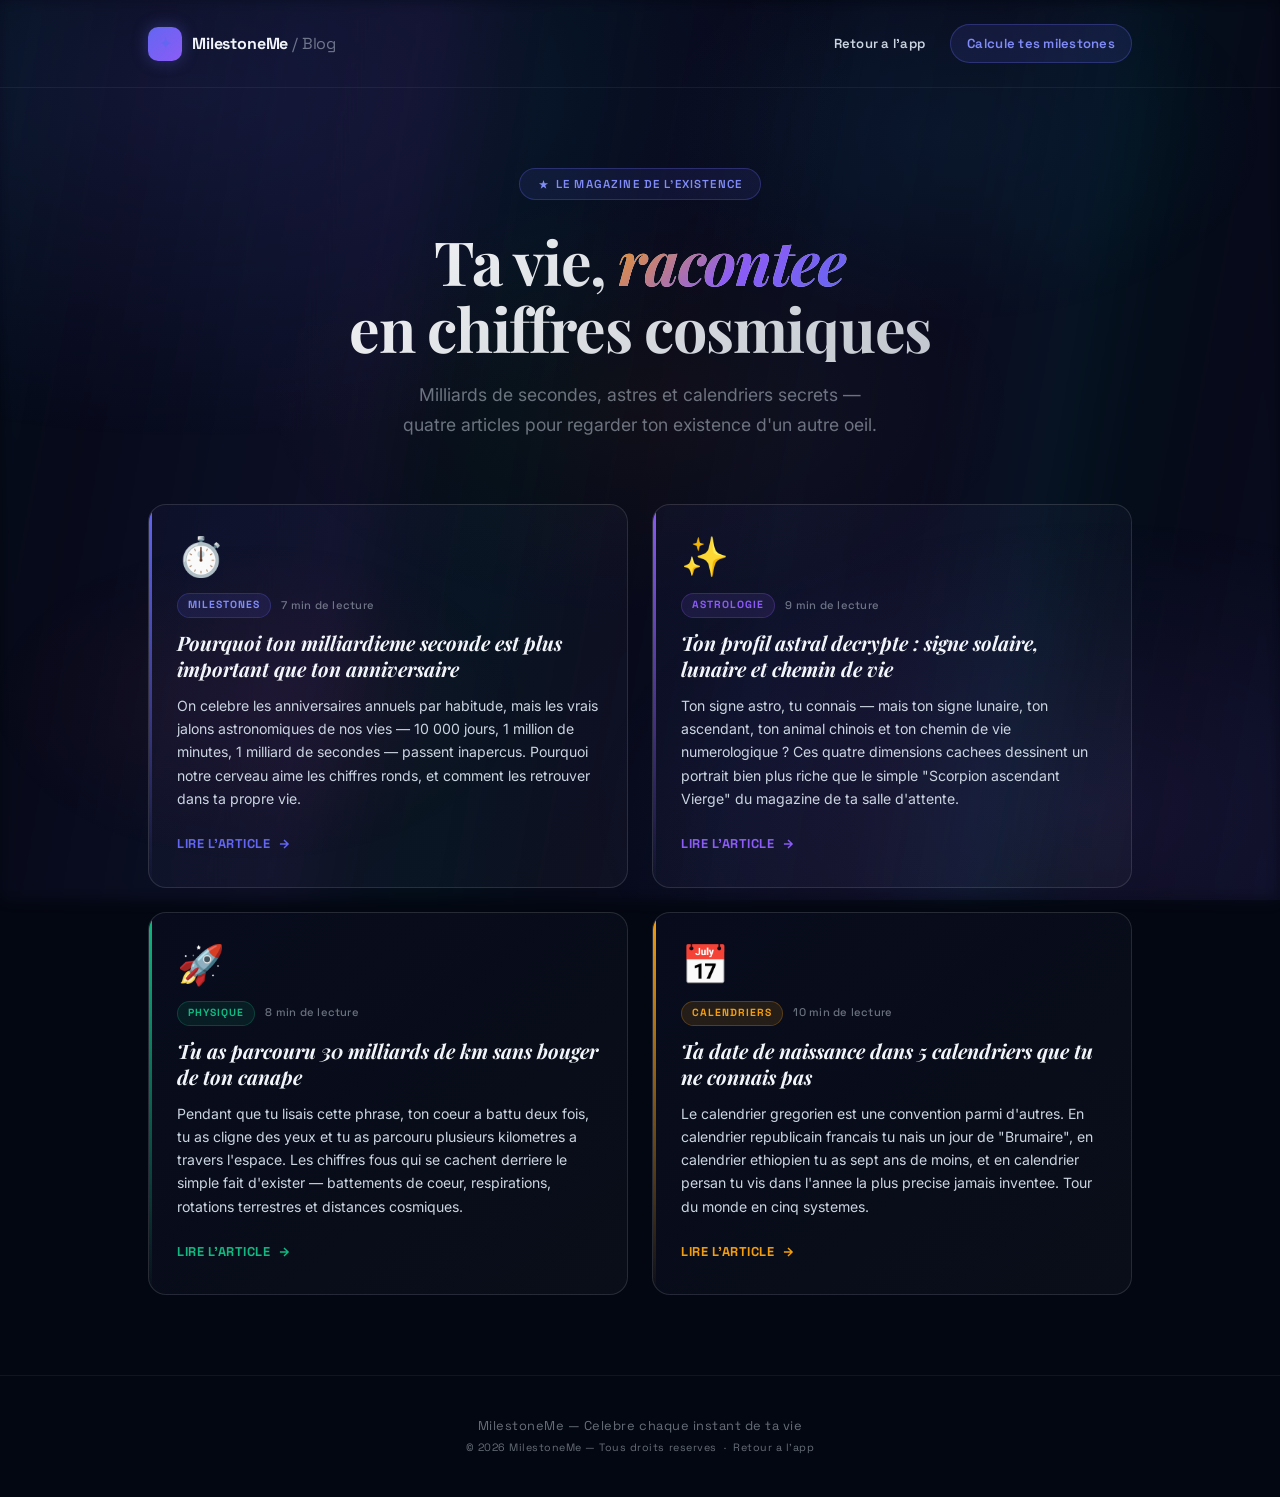
<file: blog/index.html>
<!DOCTYPE html>
<html lang="fr">
<head>
  <meta charset="UTF-8">
  <meta name="viewport" content="width=device-width, initial-scale=1.0">
  <title>Blog — MilestoneMe</title>
  <meta name="description" content="Explore les secrets de ton existence — milliards de secondes, profil astral, voyages cosmiques et calendriers alternatifs.">
  <link rel="canonical" href="https://statsme.org/blog/">
  <meta property="og:type" content="website">
  <meta property="og:title" content="Blog — MilestoneMe">
  <meta property="og:description" content="Explore les secrets de ton existence — milliards de secondes, profil astral, voyages cosmiques et calendriers alternatifs.">
  <meta property="og:url" content="https://statsme.org/blog/">
  <meta property="og:image" content="https://statsme.org/img/og-image.jpg">
  <meta property="og:locale" content="fr_FR">
  <meta property="og:site_name" content="MilestoneMe">
  <meta name="twitter:card" content="summary_large_image">
  <meta name="twitter:title" content="Blog — MilestoneMe">
  <meta name="twitter:description" content="Explore les secrets de ton existence — milliards de secondes, profil astral, voyages cosmiques et calendriers alternatifs.">
  <meta name="twitter:image" content="https://statsme.org/img/og-image.jpg">
  <link rel="icon" type="image/svg+xml" href="/favicon.svg">
  <link rel="preconnect" href="https://fonts.googleapis.com">
  <link rel="preconnect" href="https://fonts.gstatic.com" crossorigin>
  <link href="https://fonts.googleapis.com/css2?family=Playfair+Display:ital,wght@0,400;0,700;1,400;1,700&family=Space+Grotesk:wght@300;400;500;600;700&family=Inter:wght@300;400;500;600;700&display=swap" rel="stylesheet">
  <link rel="stylesheet" href="style.css">
  <!-- Theme: forced dark mode -->
  <script>document.documentElement.setAttribute('data-theme', 'dark');</script>
</head>
<body>

<!-- Aurora background -->
<div class="aurora-layer" aria-hidden="true"></div>


<!-- Header -->
<header class="site-header">
  <div class="wrap">
    <div class="site-header-inner">
      <a href="../index.html" class="site-logo" aria-label="MilestoneMe — retour à l'accueil">
        <div class="site-logo-mark" aria-hidden="true">✦</div>
        <div class="site-logo-text">MilestoneMe <span>/ Blog</span></div>
      </a>
      <nav class="site-nav" aria-label="Navigation principale">
        <a href="../index.html" class="nav-link">Retour a l'app</a>
        <a href="../index.html" class="nav-link nav-link--cta">Calcule tes milestones</a>
      </nav>
    </div>
  </div>
</header>

<main>
  <div class="wrap">

    <!-- Hero -->
    <section class="blog-hero">
      <div class="blog-hero-badge" aria-label="Section">
        <svg width="11" height="11" viewBox="0 0 24 24" fill="currentColor" aria-hidden="true">
          <path d="M12 2l2.4 7.4H22l-6.2 4.5 2.4 7.4L12 17l-6.2 4.3 2.4-7.4L2 9.4h7.6z"/>
        </svg>
        Le magazine de l'existence
      </div>
      <h1 class="blog-hero-title">
        Ta vie, <em>racontee</em><br>en chiffres cosmiques
      </h1>
      <p class="blog-hero-sub">
        Milliards de secondes, astres et calendriers secrets — quatre articles pour regarder ton existence d'un autre oeil.
      </p>
    </section>

    <!-- Articles grid -->
    <section aria-label="Articles du blog">
      <div class="articles-grid">

        <!-- Article 1 -->
        <article class="article-card article-card--indigo">
          <span class="article-card-icon" aria-hidden="true">⏱️</span>
          <div class="article-card-meta">
            <span class="article-card-tag">Milestones</span>
            <span class="article-card-readtime">7 min de lecture</span>
          </div>
          <h2 class="article-card-title">
            Pourquoi ton milliardieme seconde est plus important que ton anniversaire
          </h2>
          <p class="article-card-excerpt">
            On celebre les anniversaires annuels par habitude, mais les vrais jalons astronomiques de nos vies — 10 000 jours, 1 million de minutes, 1 milliard de secondes — passent inapercus. Pourquoi notre cerveau aime les chiffres ronds, et comment les retrouver dans ta propre vie.
          </p>
          <a href="milliardieme-seconde.html" class="article-card-link" aria-label="Lire l'article sur le milliardieme seconde">
            Lire l'article
            <svg width="14" height="14" viewBox="0 0 24 24" fill="none" stroke="currentColor" stroke-width="2.5" aria-hidden="true">
              <path d="M5 12h14M12 5l7 7-7 7"/>
            </svg>
          </a>
        </article>

        <!-- Article 2 -->
        <article class="article-card article-card--violet">
          <span class="article-card-icon" aria-hidden="true">✨</span>
          <div class="article-card-meta">
            <span class="article-card-tag">Astrologie</span>
            <span class="article-card-readtime">9 min de lecture</span>
          </div>
          <h2 class="article-card-title">
            Ton profil astral decrypte : signe solaire, lunaire et chemin de vie
          </h2>
          <p class="article-card-excerpt">
            Ton signe astro, tu connais — mais ton signe lunaire, ton ascendant, ton animal chinois et ton chemin de vie numerologique ? Ces quatre dimensions cachees dessinent un portrait bien plus riche que le simple "Scorpion ascendant Vierge" du magazine de ta salle d'attente.
          </p>
          <a href="profil-astral.html" class="article-card-link" aria-label="Lire l'article sur le profil astral">
            Lire l'article
            <svg width="14" height="14" viewBox="0 0 24 24" fill="none" stroke="currentColor" stroke-width="2.5" aria-hidden="true">
              <path d="M5 12h14M12 5l7 7-7 7"/>
            </svg>
          </a>
        </article>

        <!-- Article 3 -->
        <article class="article-card article-card--emerald">
          <span class="article-card-icon" aria-hidden="true">🚀</span>
          <div class="article-card-meta">
            <span class="article-card-tag">Physique</span>
            <span class="article-card-readtime">8 min de lecture</span>
          </div>
          <h2 class="article-card-title">
            Tu as parcouru 30 milliards de km sans bouger de ton canape
          </h2>
          <p class="article-card-excerpt">
            Pendant que tu lisais cette phrase, ton coeur a battu deux fois, tu as cligne des yeux et tu as parcouru plusieurs kilometres a travers l'espace. Les chiffres fous qui se cachent derriere le simple fait d'exister — battements de coeur, respirations, rotations terrestres et distances cosmiques.
          </p>
          <a href="30-milliards-km.html" class="article-card-link" aria-label="Lire l'article sur les 30 milliards de km">
            Lire l'article
            <svg width="14" height="14" viewBox="0 0 24 24" fill="none" stroke="currentColor" stroke-width="2.5" aria-hidden="true">
              <path d="M5 12h14M12 5l7 7-7 7"/>
            </svg>
          </a>
        </article>

        <!-- Article 4 -->
        <article class="article-card article-card--amber">
          <span class="article-card-icon" aria-hidden="true">📅</span>
          <div class="article-card-meta">
            <span class="article-card-tag">Calendriers</span>
            <span class="article-card-readtime">10 min de lecture</span>
          </div>
          <h2 class="article-card-title">
            Ta date de naissance dans 5 calendriers que tu ne connais pas
          </h2>
          <p class="article-card-excerpt">
            Le calendrier gregorien est une convention parmi d'autres. En calendrier republicain francais tu nais un jour de "Brumaire", en calendrier ethiopien tu as sept ans de moins, et en calendrier persan tu vis dans l'annee la plus precise jamais inventee. Tour du monde en cinq systemes.
          </p>
          <a href="5-calendriers.html" class="article-card-link" aria-label="Lire l'article sur les 5 calendriers">
            Lire l'article
            <svg width="14" height="14" viewBox="0 0 24 24" fill="none" stroke="currentColor" stroke-width="2.5" aria-hidden="true">
              <path d="M5 12h14M12 5l7 7-7 7"/>
            </svg>
          </a>
        </article>

      </div>
    </section>

  </div>
</main>

<footer>
  <a href="../index.html">MilestoneMe</a> — Celebre chaque instant de ta vie<br>
  <small>© 2026 MilestoneMe — Tous droits reserves &nbsp;·&nbsp; <a href="../index.html">Retour a l'app</a></small>
</footer>

</body>
</html>
</file>
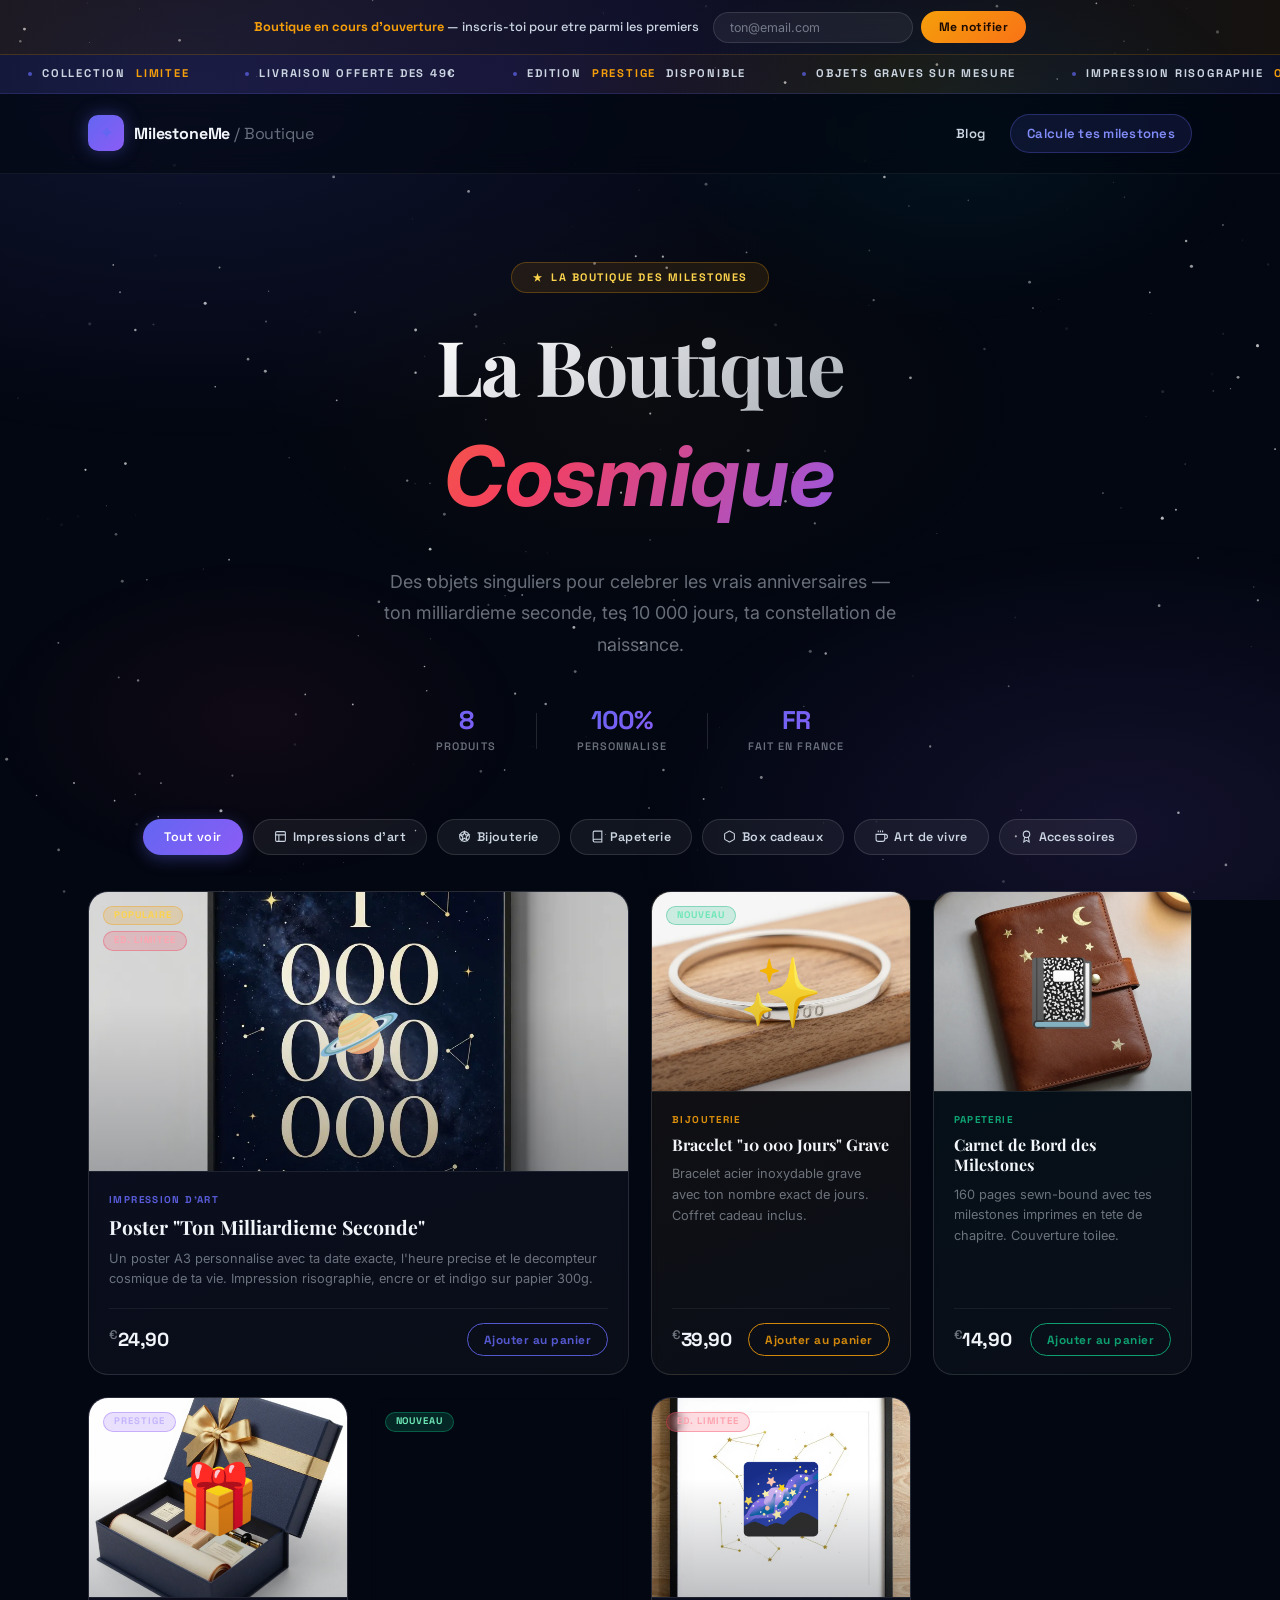
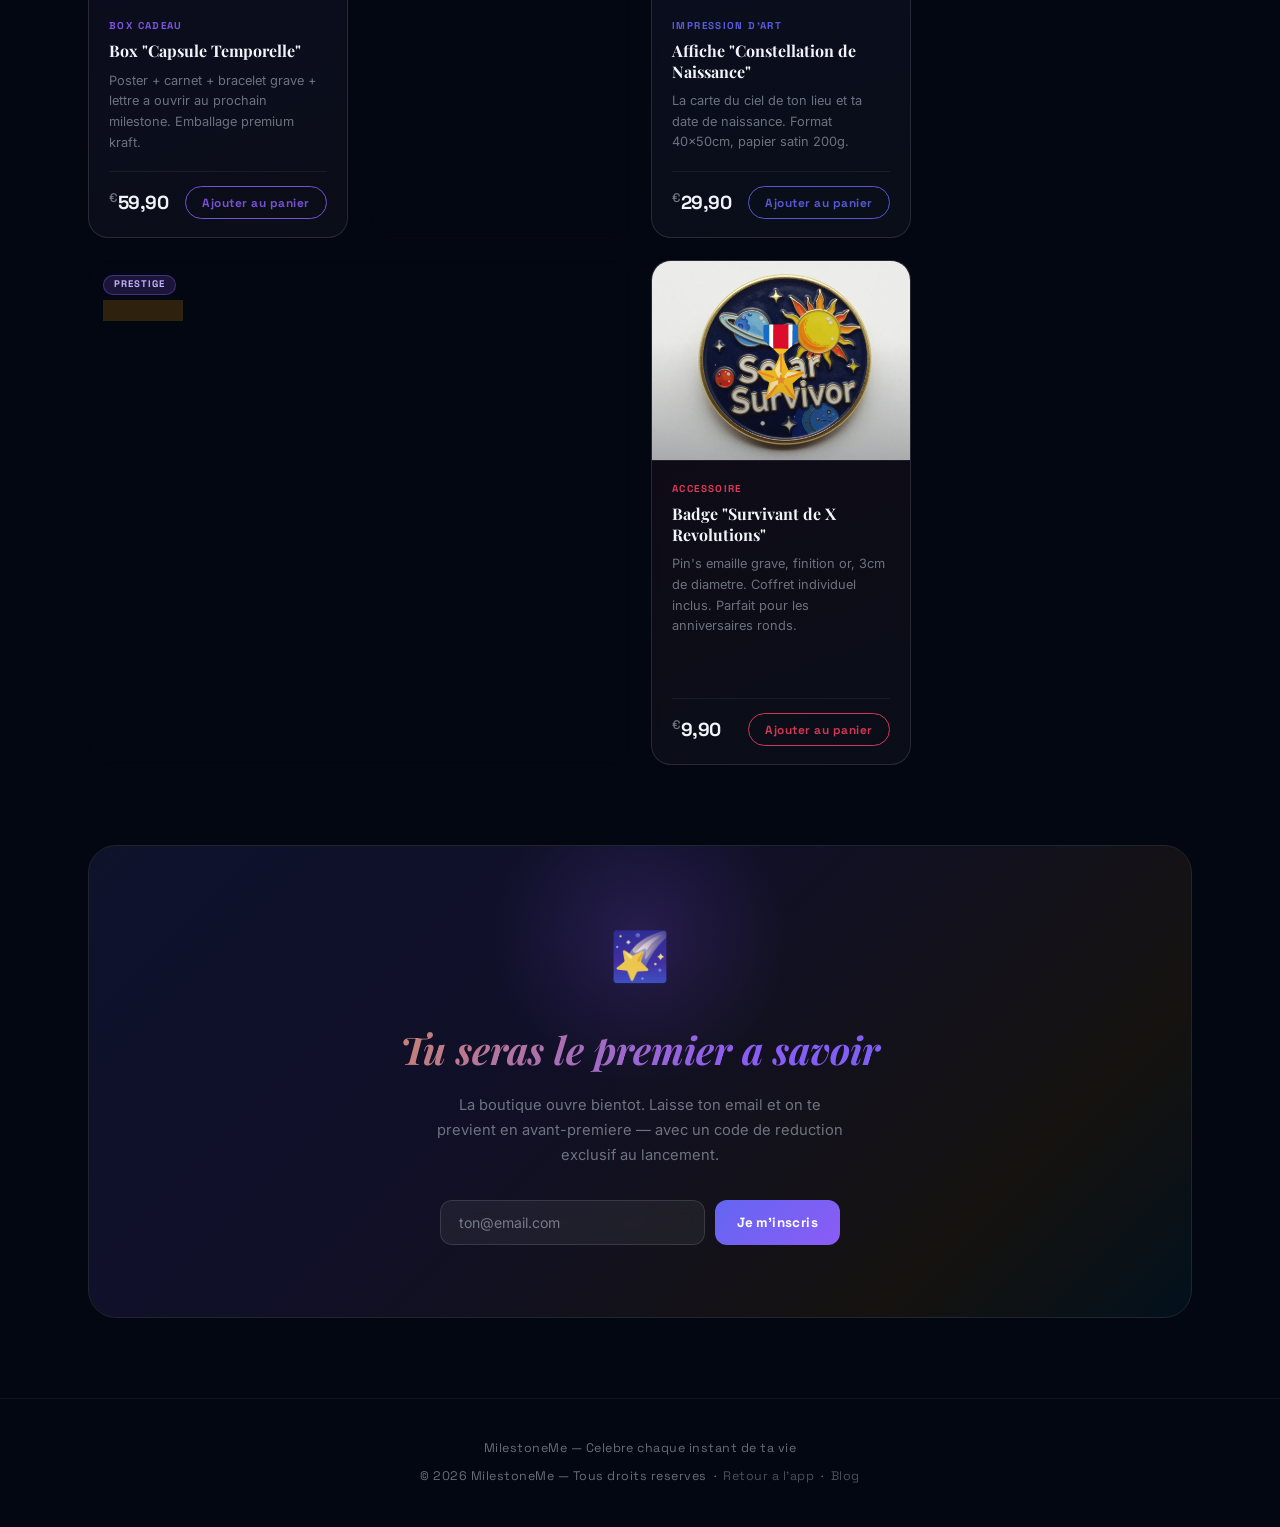
<file: boutique/index.html>
<!DOCTYPE html>
<html lang="fr">
<head>
  <meta charset="UTF-8">
  <meta name="viewport" content="width=device-width, initial-scale=1.0">
  <title>Boutique — MilestoneMe</title>
  <meta name="description" content="La boutique MilestoneMe — posters, bracelets, carnets et coffrets pour célébrer tes milestones de vie. Bientôt disponible.">
  <link rel="canonical" href="https://statsme.org/boutique">
  <meta property="og:type" content="website">
  <meta property="og:title" content="Boutique — MilestoneMe">
  <meta property="og:description" content="Posters, bracelets et coffrets pour célébrer chaque milestone de ta vie.">
  <meta property="og:url" content="https://statsme.org/boutique">
  <meta property="og:image" content="https://statsme.org/img/og-image.jpg">
  <meta property="og:locale" content="fr_FR">
  <meta property="og:site_name" content="MilestoneMe">
  <meta name="twitter:card" content="summary_large_image">
  <meta name="twitter:title" content="Boutique — MilestoneMe">
  <meta name="twitter:description" content="Posters, bracelets et coffrets pour célébrer chaque milestone de ta vie.">
  <meta name="twitter:image" content="https://statsme.org/img/og-image.jpg">
  <link rel="icon" type="image/svg+xml" href="/favicon.svg">
  <link rel="apple-touch-icon" href="/favicon.svg">
  <link rel="manifest" href="/manifest.json">
  <meta name="theme-color" content="#030711">
  <meta name="apple-mobile-web-app-capable" content="yes">
  <meta name="apple-mobile-web-app-status-bar-style" content="black-translucent">
  <meta name="apple-mobile-web-app-title" content="MilestoneMe">
  <meta name="mobile-web-app-capable" content="yes">
  <link rel="preconnect" href="https://fonts.googleapis.com">
  <link rel="preconnect" href="https://fonts.gstatic.com" crossorigin>
  <link href="https://fonts.googleapis.com/css2?family=Playfair+Display:ital,wght@0,400;0,700;1,400;1,700&family=Space+Grotesk:wght@300;400;500;600;700&family=Inter:wght@300;400;500;600;700&display=swap" rel="stylesheet">

  <script>document.documentElement.setAttribute('data-theme', 'dark');</script>

  <style>
  /* ═══════════════════════════════════════════════════════════════════════════
     MilestoneMe Boutique — Design System "Cosmic Observatory"
     Premium e-commerce — standalone self-contained
     ═══════════════════════════════════════════════════════════════════════════ */

  /* ─── DESIGN TOKENS ──────────────────────────────────────────────────────── */
  :root {
    --bg:       #030711;
    --bg2:      #0A0818;
    --bg3:      #0d0a1e;
    --surface:  rgba(255,255,255,0.03);
    --surface2: rgba(255,255,255,0.06);
    --surface3: rgba(255,255,255,0.10);
    --border:   rgba(255,255,255,0.06);
    --border2:  rgba(255,255,255,0.12);
    --border3:  rgba(255,255,255,0.22);
    --text:     #F1F5F9;
    --text2:    #CBD5E1;
    --muted:    rgba(203,213,225,0.50);
    --indigo:   #6366F1;
    --violet:   #8B5CF6;
    --amber:    #F59E0B;
    --emerald:  #10B981;
    --rose:     #F43F5E;
    --cyan:     #06B6D4;
    --indigo-dim:  rgba(99,102,241,0.12);
    --violet-dim:  rgba(139,92,246,0.12);
    --amber-dim:   rgba(245,158,11,0.12);
    --emerald-dim: rgba(16,185,129,0.10);
    --rose-dim:    rgba(244,63,94,0.10);
    --cyan-dim:    rgba(6,182,212,0.10);
    --radius-card: 20px;
    --radius-pill: 100px;
    --shadow-lg: 0 20px 60px rgba(0,0,0,0.45);
  }

  /* ─── LIGHT MODE ─────────────────────────────────────────────────────────── */
  :root[data-theme="light"] {
    --bg:  #FAFBFF;
    --bg2: #F3F4FA;
    --bg3: #ECEEF8;
    --surface:  rgba(51,65,85,0.04);
    --surface2: rgba(51,65,85,0.08);
    --surface3: rgba(51,65,85,0.12);
    --border:   rgba(51,65,85,0.10);
    --border2:  rgba(51,65,85,0.18);
    --border3:  rgba(51,65,85,0.28);
    --text:     #1E293B;
    --text2:    #475569;
    --muted:    rgba(71,85,105,0.65);
    --indigo:   #4F46E5;
    --violet:   #7C3AED;
    --amber:    #D97706;
    --emerald:  #059669;
    --rose:     #E11D48;
    --cyan:     #0891B2;
    --indigo-dim:  rgba(79,70,229,0.10);
    --violet-dim:  rgba(124,58,237,0.10);
    --amber-dim:   rgba(217,119,6,0.08);
    --emerald-dim: rgba(5,150,105,0.08);
    --rose-dim:    rgba(225,29,72,0.08);
    --cyan-dim:    rgba(8,145,178,0.08);
    --shadow-lg: 0 20px 60px rgba(0,0,0,0.12);
  }

  /* ─── RESET ──────────────────────────────────────────────────────────────── */
  *, *::before, *::after { box-sizing: border-box; margin: 0; padding: 0; }

  /* ─── SMOOTH THEME TRANSITIONS ───────────────────────────────────────────── */
  *, *::before, *::after {
    transition: background-color 0.30s ease, border-color 0.30s ease, color 0.30s ease;
  }

  @media (prefers-reduced-motion: reduce) {
    *, *::before, *::after { transition: none; }
  }

  /* ─── BASE ───────────────────────────────────────────────────────────────── */
  html { scroll-behavior: smooth; }

  body {
    font-family: 'Inter', sans-serif;
    background: var(--bg);
    color: var(--text);
    min-height: 100vh;
    overflow-x: hidden;
    -webkit-font-smoothing: antialiased;
    -moz-osx-font-smoothing: grayscale;
    line-height: 1.6;
  }

  a { color: var(--indigo); text-decoration: none; transition: color 0.18s ease; }
  a:hover { color: var(--violet); }

  /* ─── STAR CANVAS BACKGROUND ─────────────────────────────────────────────── */
  #star-canvas {
    position: fixed;
    inset: 0;
    z-index: 0;
    pointer-events: none;
    opacity: 0.7;
  }

  :root[data-theme="light"] #star-canvas { opacity: 0.12; }

  /* ─── NEBULA GRADIENTS ───────────────────────────────────────────────────── */
  body::before {
    content: '';
    position: fixed;
    inset: 0;
    z-index: 0;
    pointer-events: none;
    background:
      radial-gradient(ellipse 80% 60% at 15% 10%,  rgba(99,102,241,0.14) 0%, transparent 65%),
      radial-gradient(ellipse 60% 50% at 88% 92%,  rgba(139,92,246,0.12) 0%, transparent 65%),
      radial-gradient(ellipse 50% 40% at 50% 45%,  rgba(245,158,11,0.04) 0%, transparent 60%),
      radial-gradient(ellipse 40% 35% at 75% 15%,  rgba(6,182,212,0.08)  0%, transparent 60%),
      radial-gradient(ellipse 35% 30% at 20% 80%,  rgba(244,63,94,0.06)  0%, transparent 60%);
    animation: nebulaShift 14s ease-in-out infinite alternate;
  }

  :root[data-theme="light"] body::before { opacity: 0.18; }

  @keyframes nebulaShift {
    0%   { opacity: 0.7; transform: scale(1);     }
    100% { opacity: 1;   transform: scale(1.025); }
  }

  @media (prefers-reduced-motion: reduce) { body::before { animation: none; } }

  /* ─── LAYOUT ─────────────────────────────────────────────────────────────── */
  .wrap {
    max-width: 1160px;
    margin: 0 auto;
    padding: 0 28px;
    position: relative;
    z-index: 1;
  }

  /* ─── THEME TOGGLE ───────────────────────────────────────────────────────── */
  .theme-toggle-wrap {
    position: fixed;
    top: 24px;
    right: 24px;
    z-index: 999;
  }

  .btn-theme-toggle {
    width: 44px;
    height: 44px;
    display: flex;
    align-items: center;
    justify-content: center;
    background: var(--surface2);
    border: 1px solid var(--border2);
    border-radius: 12px;
    color: var(--text2);
    cursor: pointer;
    transition: background 0.25s, border-color 0.25s, color 0.25s, transform 0.18s;
    backdrop-filter: blur(8px);
  }

  .btn-theme-toggle:hover { background: var(--surface3); border-color: var(--border3); color: var(--text); }
  .btn-theme-toggle:active { transform: scale(0.93); }

  .theme-icon-moon { display: none; }
  :root[data-theme="light"] .theme-icon-sun  { display: none; }
  :root[data-theme="light"] .theme-icon-moon { display: block; }

  @media (max-width: 640px) {
    .theme-toggle-wrap { top: 16px; right: 16px; }
    .btn-theme-toggle  { width: 40px; height: 40px; }
  }

  /* ═══════════════════════════════════════════════════════════════════════════
     HEADER
     ═══════════════════════════════════════════════════════════════════════════ */
  .site-header {
    position: relative;
    z-index: 10;
    padding: 20px 0;
    border-bottom: 1px solid var(--border);
    backdrop-filter: blur(12px);
    background: rgba(3,7,17,0.60);
  }

  :root[data-theme="light"] .site-header {
    background: rgba(250,251,255,0.75);
  }

  .site-header-inner {
    display: flex;
    align-items: center;
    justify-content: space-between;
    gap: 16px;
  }

  .site-logo {
    display: flex;
    align-items: center;
    gap: 10px;
    text-decoration: none;
  }

  .site-logo-mark {
    width: 36px;
    height: 36px;
    background: linear-gradient(135deg, var(--indigo), var(--violet));
    border-radius: 10px;
    display: flex;
    align-items: center;
    justify-content: center;
    font-size: 1.1rem;
    flex-shrink: 0;
    box-shadow: 0 0 18px rgba(99,102,241,0.40);
  }

  .site-logo-text {
    font-family: 'Space Grotesk', sans-serif;
    font-weight: 700;
    font-size: 1rem;
    color: var(--text);
    letter-spacing: -0.01em;
  }

  .site-logo-text span { font-weight: 400; color: var(--muted); }

  .site-nav { display: flex; align-items: center; gap: 8px; }

  .nav-link {
    font-family: 'Space Grotesk', sans-serif;
    font-size: 0.82rem;
    font-weight: 600;
    color: var(--text2);
    text-decoration: none;
    padding: 8px 16px;
    border-radius: var(--radius-pill);
    border: 1px solid transparent;
    letter-spacing: 0.02em;
    transition: all 0.18s ease;
  }

  .nav-link:hover { color: var(--text); background: var(--surface2); border-color: var(--border2); }

  .nav-link--cta {
    background: var(--indigo-dim);
    border-color: rgba(99,102,241,0.30);
    color: #818CF8;
  }

  .nav-link--cta:hover { background: rgba(99,102,241,0.22); border-color: rgba(99,102,241,0.50); color: #A5B4FC; }

  /* ═══════════════════════════════════════════════════════════════════════════
     MARQUEE STRIP — "Collection Limitée"
     ═══════════════════════════════════════════════════════════════════════════ */
  .marquee-strip {
    position: relative;
    z-index: 2;
    overflow: hidden;
    background: linear-gradient(90deg,
      rgba(99,102,241,0.10) 0%,
      rgba(139,92,246,0.12) 40%,
      rgba(245,158,11,0.10) 70%,
      rgba(99,102,241,0.10) 100%);
    border-bottom: 1px solid rgba(99,102,241,0.20);
    padding: 10px 0;
  }

  .marquee-track {
    display: flex;
    gap: 0;
    width: max-content;
    animation: marqueeScroll 28s linear infinite;
  }

  .marquee-track:hover { animation-play-state: paused; }

  @keyframes marqueeScroll {
    from { transform: translateX(0); }
    to   { transform: translateX(-50%); }
  }

  @media (prefers-reduced-motion: reduce) {
    .marquee-track { animation: none; }
  }

  .marquee-item {
    display: flex;
    align-items: center;
    gap: 10px;
    padding: 0 28px;
    white-space: nowrap;
    font-family: 'Space Grotesk', sans-serif;
    font-size: 0.70rem;
    font-weight: 700;
    letter-spacing: 0.16em;
    text-transform: uppercase;
    color: var(--text2);
  }

  .marquee-dot {
    width: 4px;
    height: 4px;
    border-radius: 50%;
    background: var(--indigo);
    flex-shrink: 0;
    opacity: 0.7;
  }

  .marquee-item strong { color: var(--amber); }

  /* ═══════════════════════════════════════════════════════════════════════════
     NOTIFY BANNER
     ═══════════════════════════════════════════════════════════════════════════ */
  .notify-banner {
    position: relative;
    z-index: 2;
    background: linear-gradient(90deg,
      rgba(245,158,11,0.08) 0%,
      rgba(139,92,246,0.08) 50%,
      rgba(245,158,11,0.08) 100%);
    border-bottom: 1px solid rgba(245,158,11,0.18);
    padding: 11px 20px;
  }

  .notify-banner-inner {
    display: flex;
    align-items: center;
    justify-content: center;
    gap: 14px;
    flex-wrap: wrap;
  }

  .notify-banner-text {
    font-family: 'Space Grotesk', sans-serif;
    font-size: 0.80rem;
    font-weight: 500;
    color: var(--text2);
  }

  .notify-banner-text strong { color: var(--amber); font-weight: 700; }

  .notify-form { display: flex; align-items: center; gap: 8px; flex-wrap: wrap; justify-content: center; }

  .notify-input {
    background: var(--surface2);
    border: 1px solid var(--border2);
    border-radius: var(--radius-pill);
    color: var(--text);
    font-family: 'Inter', sans-serif;
    font-size: 0.78rem;
    padding: 7px 16px;
    outline: none;
    width: 200px;
    transition: border-color 0.18s, box-shadow 0.18s;
    backdrop-filter: blur(8px);
  }

  .notify-input::placeholder { color: var(--muted); }
  .notify-input:focus { border-color: var(--amber); box-shadow: 0 0 0 3px rgba(245,158,11,0.15); }

  .notify-btn {
    background: linear-gradient(135deg, var(--amber), #F97316);
    border: none;
    border-radius: var(--radius-pill);
    color: #1a0a00;
    font-family: 'Space Grotesk', sans-serif;
    font-size: 0.76rem;
    font-weight: 700;
    padding: 8px 18px;
    cursor: pointer;
    letter-spacing: 0.04em;
    transition: transform 0.15s, box-shadow 0.15s;
    white-space: nowrap;
  }

  .notify-btn:hover { transform: translateY(-1px); box-shadow: 0 4px 14px rgba(245,158,11,0.40); }
  .notify-btn:active { transform: translateY(0); }

  /* ═══════════════════════════════════════════════════════════════════════════
     HERO
     ═══════════════════════════════════════════════════════════════════════════ */
  .shop-hero {
    text-align: center;
    padding: 88px 20px 64px;
    position: relative;
    z-index: 1;
  }

  .shop-hero-eyebrow {
    display: inline-flex;
    align-items: center;
    gap: 8px;
    background: rgba(245,158,11,0.10);
    border: 1px solid rgba(245,158,11,0.28);
    color: #FCD34D;
    padding: 6px 20px;
    border-radius: var(--radius-pill);
    font-size: 0.68rem;
    font-weight: 700;
    font-family: 'Space Grotesk', sans-serif;
    letter-spacing: 0.14em;
    text-transform: uppercase;
    margin-bottom: 32px;
    animation: fadeInDown 0.6s ease both;
  }

  @keyframes fadeInDown {
    from { opacity: 0; transform: translateY(-12px); }
    to   { opacity: 1; transform: translateY(0); }
  }

  .shop-hero-title {
    font-family: 'Playfair Display', serif;
    font-size: clamp(2.6rem, 6vw, 4.8rem);
    font-weight: 700;
    line-height: 1.05;
    letter-spacing: -0.025em;
    background: linear-gradient(145deg, #ffffff 0%, rgba(226,232,240,0.75) 100%);
    -webkit-background-clip: text;
    -webkit-text-fill-color: transparent;
    background-clip: text;
    margin-bottom: 8px;
    animation: fadeInUp 0.7s 0.1s ease both;
  }

  :root[data-theme="light"] .shop-hero-title {
    background: linear-gradient(145deg, #1E293B 0%, #334155 100%);
    -webkit-background-clip: text;
    background-clip: text;
  }

  .shop-hero-title-accent {
    display: block;
    font-style: italic;
    background: linear-gradient(125deg, var(--amber) 0%, var(--rose) 40%, var(--violet) 75%, var(--indigo) 100%);
    -webkit-background-clip: text;
    -webkit-text-fill-color: transparent;
    background-clip: text;
    font-size: clamp(2.8rem, 6.5vw, 5.2rem);
    animation: fadeInUp 0.7s 0.2s ease both;
  }

  @keyframes fadeInUp {
    from { opacity: 0; transform: translateY(16px); }
    to   { opacity: 1; transform: translateY(0); }
  }

  .shop-hero-sub {
    font-family: 'Inter', sans-serif;
    font-size: clamp(0.95rem, 2vw, 1.12rem);
    color: var(--muted);
    max-width: 520px;
    margin: 24px auto 0;
    line-height: 1.75;
    animation: fadeInUp 0.7s 0.3s ease both;
  }

  .shop-hero-stats {
    display: flex;
    align-items: center;
    justify-content: center;
    gap: 40px;
    margin-top: 48px;
    animation: fadeInUp 0.7s 0.4s ease both;
  }

  .hero-stat {
    text-align: center;
  }

  .hero-stat-value {
    font-family: 'Space Grotesk', sans-serif;
    font-size: 1.6rem;
    font-weight: 700;
    letter-spacing: -0.03em;
    color: var(--text);
    line-height: 1;
    background: linear-gradient(135deg, var(--indigo), var(--violet));
    -webkit-background-clip: text;
    -webkit-text-fill-color: transparent;
    background-clip: text;
  }

  .hero-stat-label {
    font-family: 'Space Grotesk', sans-serif;
    font-size: 0.68rem;
    font-weight: 600;
    color: var(--muted);
    letter-spacing: 0.10em;
    text-transform: uppercase;
    margin-top: 4px;
  }

  .hero-stat-sep {
    width: 1px;
    height: 36px;
    background: var(--border2);
  }

  @media (max-width: 560px) {
    .shop-hero { padding: 56px 16px 44px; }
    .shop-hero-stats { gap: 24px; }
    .hero-stat-value { font-size: 1.25rem; }
  }

  /* ═══════════════════════════════════════════════════════════════════════════
     CATEGORY FILTER PILLS
     ═══════════════════════════════════════════════════════════════════════════ */
  .filter-section {
    position: relative;
    z-index: 2;
    padding: 0 0 36px;
  }

  .filter-pills {
    display: flex;
    align-items: center;
    gap: 10px;
    flex-wrap: wrap;
    justify-content: center;
  }

  .filter-pill {
    font-family: 'Space Grotesk', sans-serif;
    font-size: 0.78rem;
    font-weight: 600;
    color: var(--text2);
    background: var(--surface2);
    border: 1px solid var(--border2);
    border-radius: var(--radius-pill);
    padding: 9px 20px;
    cursor: pointer;
    letter-spacing: 0.03em;
    transition: all 0.18s ease;
    display: flex;
    align-items: center;
    gap: 6px;
    outline: none;
  }

  .filter-pill:hover {
    color: var(--text);
    background: var(--surface3);
    border-color: var(--border3);
  }

  .filter-pill.active {
    color: #fff;
    background: linear-gradient(135deg, var(--indigo), var(--violet));
    border-color: transparent;
    box-shadow: 0 4px 16px rgba(99,102,241,0.35);
  }

  .filter-pill:focus-visible {
    outline: 2px solid var(--indigo);
    outline-offset: 2px;
  }

  /* ═══════════════════════════════════════════════════════════════════════════
     PRODUCTS GRID
     ═══════════════════════════════════════════════════════════════════════════ */
  .products-section {
    position: relative;
    z-index: 1;
    padding-bottom: 80px;
  }

  .products-grid {
    display: grid;
    grid-template-columns: repeat(4, 1fr);
    gap: 22px;
  }

  @media (max-width: 1100px) { .products-grid { grid-template-columns: repeat(3, 1fr); } }
  @media (max-width: 760px)  { .products-grid { grid-template-columns: repeat(2, 1fr); gap: 16px; } }
  @media (max-width: 480px)  { .products-grid { grid-template-columns: 1fr; gap: 14px; } }

  /* Featured card spans 2 columns */
  .product-card--featured {
    grid-column: span 2;
  }

  @media (max-width: 760px) {
    .product-card--featured { grid-column: span 1; }
  }

  /* ─── PRODUCT CARD ───────────────────────────────────────────────────────── */
  .product-card {
    background: linear-gradient(160deg, var(--card-from, rgba(99,102,241,0.06)), var(--surface));
    border: 1px solid var(--border2);
    border-radius: var(--radius-card);
    overflow: hidden;
    position: relative;
    display: flex;
    flex-direction: column;
    transition: transform 0.24s cubic-bezier(0.34,1.56,0.64,1), border-color 0.24s ease, box-shadow 0.24s ease;
    cursor: pointer;
    backdrop-filter: blur(4px);
  }

  /* Top shimmer line */
  .product-card::before {
    content: '';
    position: absolute;
    top: 0; left: 0; right: 0;
    height: 2px;
    background: linear-gradient(90deg, transparent 0%, var(--card-accent, var(--indigo)) 50%, transparent 100%);
    opacity: 0.55;
    transition: opacity 0.24s;
  }

  .product-card:hover { transform: translateY(-6px); border-color: var(--card-accent, var(--indigo)); }
  .product-card:hover::before { opacity: 1; }

  .product-card:hover {
    box-shadow:
      0 20px 60px rgba(0,0,0,0.30),
      0 0 40px rgba(0,0,0,0.05),
      0 0 0 1px rgba(255,255,255,0.04) inset;
  }

  @media (prefers-reduced-motion: reduce) {
    .product-card { transition: none; }
    .product-card:hover { transform: none; }
  }

  /* Color variants */
  .product-card--indigo  { --card-accent: var(--indigo);  --card-from: rgba(99,102,241,0.07);  }
  .product-card--violet  { --card-accent: var(--violet);  --card-from: rgba(139,92,246,0.07);  }
  .product-card--amber   { --card-accent: var(--amber);   --card-from: rgba(245,158,11,0.07);  }
  .product-card--emerald { --card-accent: var(--emerald); --card-from: rgba(16,185,129,0.06);  }
  .product-card--rose    { --card-accent: var(--rose);    --card-from: rgba(244,63,94,0.06);   }
  .product-card--cyan    { --card-accent: var(--cyan);    --card-from: rgba(6,182,212,0.06);   }

  /* ─── Glow ring on hover (per color) ────────────────────────────────────── */
  .product-card--indigo:hover  { box-shadow: 0 20px 55px rgba(0,0,0,0.28), 0 0 30px rgba(99,102,241,0.12); }
  .product-card--violet:hover  { box-shadow: 0 20px 55px rgba(0,0,0,0.28), 0 0 30px rgba(139,92,246,0.12); }
  .product-card--amber:hover   { box-shadow: 0 20px 55px rgba(0,0,0,0.28), 0 0 30px rgba(245,158,11,0.12); }
  .product-card--emerald:hover { box-shadow: 0 20px 55px rgba(0,0,0,0.28), 0 0 30px rgba(16,185,129,0.10); }
  .product-card--rose:hover    { box-shadow: 0 20px 55px rgba(0,0,0,0.28), 0 0 30px rgba(244,63,94,0.10); }
  .product-card--cyan:hover    { box-shadow: 0 20px 55px rgba(0,0,0,0.28), 0 0 30px rgba(6,182,212,0.10); }

  /* ─── Product visual / image area ───────────────────────────────────────── */
  .product-visual {
    position: relative;
    height: 200px;
    background: linear-gradient(140deg, rgba(255,255,255,0.03), rgba(255,255,255,0.01));
    border-bottom: 1px solid var(--border);
    overflow: hidden;
  }

  .product-card--featured .product-visual { height: 280px; }

  .product-visual img {
    width: 100%;
    height: 100%;
    object-fit: cover;
    object-position: center;
    display: block;
    transition: transform 0.50s cubic-bezier(0.25,0.46,0.45,0.94);
  }

  .product-card:hover .product-visual img { transform: scale(1.07); }

  /* Gradient overlay at image bottom for text readability */
  .product-visual::after {
    content: '';
    position: absolute;
    bottom: 0; left: 0; right: 0;
    height: 60%;
    background: linear-gradient(transparent, rgba(3,7,17,0.25));
    pointer-events: none;
    z-index: 1;
  }

  :root[data-theme="light"] .product-visual::after {
    background: linear-gradient(transparent, rgba(250,251,255,0.15));
  }

  /* Subtle glow behind image */
  .product-visual::before {
    content: '';
    position: absolute;
    inset: 0;
    background: radial-gradient(ellipse 70% 60% at 50% 70%, var(--card-accent, rgba(99,102,241,0.20)) 0%, transparent 70%);
    opacity: 0;
    z-index: 2;
    transition: opacity 0.35s ease;
    pointer-events: none;
  }

  .product-card:hover .product-visual::before { opacity: 0.30; }

  /* Emoji fallback placeholder (shown if img fails to load) */
  .product-icon {
    font-size: 4.2rem;
    line-height: 1;
    position: absolute;
    inset: 0;
    display: flex;
    align-items: center;
    justify-content: center;
    z-index: 0;
    animation: productFloat 5s ease-in-out infinite alternate;
  }

  @keyframes productFloat {
    0%   { transform: translateY(0);   }
    100% { transform: translateY(-9px); }
  }

  @media (prefers-reduced-motion: reduce) { .product-icon { animation: none; } }

  .product-card:nth-child(2) .product-icon { animation-delay: -1.0s; }
  .product-card:nth-child(3) .product-icon { animation-delay: -2.0s; }
  .product-card:nth-child(4) .product-icon { animation-delay: -3.0s; }
  .product-card:nth-child(5) .product-icon { animation-delay: -0.5s; }
  .product-card:nth-child(6) .product-icon { animation-delay: -1.5s; }
  .product-card:nth-child(7) .product-icon { animation-delay: -2.5s; }
  .product-card:nth-child(8) .product-icon { animation-delay: -3.5s; }

  /* ─── Badges ─────────────────────────────────────────────────────────────── */
  .badge-wrap {
    position: absolute;
    top: 14px;
    left: 14px;
    z-index: 3;
    display: flex;
    gap: 6px;
    flex-direction: column;
    align-items: flex-start;
  }

  .badge {
    border-radius: var(--radius-pill);
    font-family: 'Space Grotesk', sans-serif;
    font-size: 0.60rem;
    font-weight: 700;
    letter-spacing: 0.10em;
    text-transform: uppercase;
    padding: 4px 10px;
    line-height: 1;
    backdrop-filter: blur(6px);
    white-space: nowrap;
  }

  .badge--new {
    background: rgba(16,185,129,0.18);
    border: 1px solid rgba(16,185,129,0.38);
    color: #6EE7B7;
  }

  .badge--popular {
    background: rgba(245,158,11,0.18);
    border: 1px solid rgba(245,158,11,0.38);
    color: #FCD34D;
  }

  .badge--limited {
    background: rgba(244,63,94,0.18);
    border: 1px solid rgba(244,63,94,0.38);
    color: #FDA4AF;
  }

  .badge--prestige {
    background: rgba(139,92,246,0.18);
    border: 1px solid rgba(139,92,246,0.38);
    color: #C4B5FD;
  }

  /* ─── Product body ───────────────────────────────────────────────────────── */
  .product-body {
    padding: 20px 20px 18px;
    display: flex;
    flex-direction: column;
    flex: 1;
  }

  .product-category {
    font-family: 'Space Grotesk', sans-serif;
    font-size: 0.62rem;
    font-weight: 700;
    letter-spacing: 0.14em;
    text-transform: uppercase;
    color: var(--card-accent, var(--indigo));
    margin-bottom: 7px;
    opacity: 0.90;
  }

  .product-name {
    font-family: 'Playfair Display', serif;
    font-size: 1rem;
    font-weight: 700;
    color: var(--text);
    line-height: 1.28;
    margin-bottom: 9px;
  }

  .product-card--featured .product-name {
    font-size: 1.22rem;
  }

  .product-desc {
    font-family: 'Inter', sans-serif;
    font-size: 0.80rem;
    color: var(--muted);
    line-height: 1.62;
    margin-bottom: 18px;
    flex: 1;
  }

  /* ─── Product footer ─────────────────────────────────────────────────────── */
  .product-footer {
    display: flex;
    align-items: center;
    justify-content: space-between;
    gap: 10px;
    padding-top: 14px;
    border-top: 1px solid var(--border);
  }

  .product-price {
    font-family: 'Space Grotesk', sans-serif;
    font-size: 1.18rem;
    font-weight: 700;
    color: var(--text);
    letter-spacing: -0.02em;
    line-height: 1;
  }

  .price-currency {
    font-size: 0.78rem;
    font-weight: 500;
    color: var(--muted);
    vertical-align: super;
    margin-right: 1px;
  }

  /* Active CTA button */
  .product-cta {
    font-family: 'Space Grotesk', sans-serif;
    font-size: 0.74rem;
    font-weight: 700;
    color: var(--card-accent, var(--indigo));
    background: transparent;
    border: 1px solid var(--card-accent, var(--indigo));
    border-radius: var(--radius-pill);
    padding: 8px 16px;
    cursor: pointer;
    letter-spacing: 0.04em;
    white-space: nowrap;
    transition: all 0.18s ease;
    outline: none;
    opacity: 0.85;
  }

  .product-cta:hover {
    background: var(--card-accent, var(--indigo));
    color: #fff;
    opacity: 1;
    transform: scale(1.03);
    box-shadow: 0 4px 16px rgba(99,102,241,0.30);
  }

  .product-cta:active { transform: scale(0.97); }
  .product-cta:focus-visible { outline: 2px solid var(--card-accent, var(--indigo)); outline-offset: 2px; }

  /* ─── Grid animation — stagger on load ──────────────────────────────────── */
  .product-card {
    animation: cardReveal 0.55s ease both;
  }

  @keyframes cardReveal {
    from { opacity: 0; transform: translateY(24px); }
    to   { opacity: 1; transform: translateY(0); }
  }

  .product-card:nth-child(1) { animation-delay: 0.05s; }
  .product-card:nth-child(2) { animation-delay: 0.12s; }
  .product-card:nth-child(3) { animation-delay: 0.19s; }
  .product-card:nth-child(4) { animation-delay: 0.26s; }
  .product-card:nth-child(5) { animation-delay: 0.33s; }
  .product-card:nth-child(6) { animation-delay: 0.40s; }
  .product-card:nth-child(7) { animation-delay: 0.47s; }
  .product-card:nth-child(8) { animation-delay: 0.54s; }

  @media (prefers-reduced-motion: reduce) {
    .product-card { animation: none; }
  }

  /* hidden card (filter) */
  .product-card.hidden {
    display: none;
  }

  /* ═══════════════════════════════════════════════════════════════════════════
     NEWSLETTER / CTA BLOCK
     ═══════════════════════════════════════════════════════════════════════════ */
  .shop-cta-block {
    position: relative;
    z-index: 1;
    margin: 0 0 80px;
    border-radius: 28px;
    overflow: hidden;
    border: 1px solid var(--border2);
  }

  .shop-cta-bg {
    background: linear-gradient(135deg,
      rgba(99,102,241,0.12) 0%,
      rgba(139,92,246,0.10) 40%,
      rgba(245,158,11,0.08) 80%,
      rgba(6,182,212,0.06) 100%);
    padding: 72px 40px;
    text-align: center;
    position: relative;
  }

  /* Decorative orb */
  .shop-cta-bg::before {
    content: '';
    position: absolute;
    top: -60px;
    left: 50%;
    transform: translateX(-50%);
    width: 300px;
    height: 300px;
    background: radial-gradient(circle, rgba(139,92,246,0.18) 0%, transparent 70%);
    pointer-events: none;
  }

  .cta-icon {
    font-size: 3rem;
    margin-bottom: 24px;
    display: block;
    animation: ctaBounce 2.4s ease-in-out infinite;
  }

  @keyframes ctaBounce {
    0%, 100% { transform: translateY(0); }
    50%       { transform: translateY(-7px); }
  }

  @media (prefers-reduced-motion: reduce) { .cta-icon { animation: none; } }

  .cta-title {
    font-family: 'Playfair Display', serif;
    font-size: clamp(1.5rem, 3.5vw, 2.4rem);
    font-weight: 700;
    font-style: italic;
    background: linear-gradient(125deg, var(--amber) 0%, var(--violet) 60%, var(--indigo) 100%);
    -webkit-background-clip: text;
    -webkit-text-fill-color: transparent;
    background-clip: text;
    margin-bottom: 12px;
  }

  .cta-sub {
    font-family: 'Inter', sans-serif;
    font-size: 0.92rem;
    color: var(--muted);
    line-height: 1.70;
    max-width: 420px;
    margin: 0 auto 32px;
  }

  .newsletter-form {
    display: flex;
    gap: 10px;
    max-width: 400px;
    margin: 0 auto;
  }

  .newsletter-input {
    flex: 1;
    background: var(--surface2);
    border: 1px solid var(--border2);
    border-radius: 12px;
    color: var(--text);
    font-family: 'Inter', sans-serif;
    font-size: 0.88rem;
    padding: 13px 18px;
    outline: none;
    backdrop-filter: blur(8px);
    transition: border-color 0.18s, box-shadow 0.18s;
  }

  .newsletter-input::placeholder { color: var(--muted); }

  .newsletter-input:focus {
    border-color: var(--violet);
    box-shadow: 0 0 0 3px rgba(139,92,246,0.18);
  }

  .newsletter-submit {
    background: linear-gradient(135deg, var(--indigo), var(--violet));
    border: none;
    border-radius: 12px;
    color: #fff;
    font-family: 'Space Grotesk', sans-serif;
    font-size: 0.84rem;
    font-weight: 700;
    padding: 13px 22px;
    cursor: pointer;
    letter-spacing: 0.03em;
    transition: transform 0.15s, box-shadow 0.15s;
    white-space: nowrap;
  }

  .newsletter-submit:hover { transform: translateY(-1px); box-shadow: 0 6px 22px rgba(99,102,241,0.42); }
  .newsletter-submit:active { transform: translateY(0); }

  @media (max-width: 480px) {
    .newsletter-form { flex-direction: column; }
    .newsletter-submit { width: 100%; }
    .shop-cta-bg { padding: 48px 24px; }
  }

  /* ═══════════════════════════════════════════════════════════════════════════
     TOAST NOTIFICATION
     ═══════════════════════════════════════════════════════════════════════════ */
  .shop-toast {
    position: fixed;
    bottom: 28px;
    left: 50%;
    transform: translateX(-50%) translateY(80px);
    z-index: 9000;
    background: var(--surface3);
    border: 1px solid var(--border3);
    border-radius: 14px;
    padding: 14px 24px;
    font-family: 'Space Grotesk', sans-serif;
    font-size: 0.84rem;
    font-weight: 600;
    color: var(--text);
    display: flex;
    align-items: center;
    gap: 10px;
    backdrop-filter: blur(16px);
    box-shadow: 0 16px 40px rgba(0,0,0,0.40);
    opacity: 0;
    transition: transform 0.35s cubic-bezier(0.34,1.56,0.64,1), opacity 0.30s ease;
    white-space: nowrap;
    pointer-events: none;
  }

  .shop-toast.show {
    opacity: 1;
    transform: translateX(-50%) translateY(0);
  }

  .toast-icon { font-size: 1.1rem; }

  /* ═══════════════════════════════════════════════════════════════════════════
     FOOTER
     ═══════════════════════════════════════════════════════════════════════════ */
  .site-footer {
    text-align: center;
    padding: 40px 20px;
    font-family: 'Space Grotesk', sans-serif;
    font-size: 0.78rem;
    color: var(--muted);
    letter-spacing: 0.04em;
    border-top: 1px solid var(--border);
    position: relative;
    z-index: 1;
  }

  .site-footer a { color: inherit; opacity: 0.70; transition: opacity 0.18s; }
  .site-footer a:hover { opacity: 1; }
  .site-footer p + p { margin-top: 8px; }

  /* ─── LIGHT MODE specific overrides ──────────────────────────────────────── */
  :root[data-theme="light"] .site-header { border-color: rgba(51,65,85,0.12); }

  :root[data-theme="light"] .btn-theme-toggle {
    background: rgba(51,65,85,0.08);
    border-color: rgba(51,65,85,0.18);
    color: #475569;
  }

  :root[data-theme="light"] .btn-theme-toggle:hover {
    background: rgba(51,65,85,0.14);
    border-color: rgba(51,65,85,0.28);
    color: #1E293B;
  }

  :root[data-theme="light"] .product-card:hover { box-shadow: 0 16px 48px rgba(0,0,0,0.10); }
  :root[data-theme="light"] .product-visual { background: linear-gradient(140deg, rgba(51,65,85,0.04), rgba(51,65,85,0.02)); }
  :root[data-theme="light"] .notify-banner { border-color: rgba(217,119,6,0.20); }
  :root[data-theme="light"] .product-cta:hover { color: #fff; }
  :root[data-theme="light"] .shop-cta-block { border-color: rgba(51,65,85,0.12); }
  </style>
</head>
<body>

<!-- Star canvas background -->
<canvas id="star-canvas" aria-hidden="true"></canvas>


<!-- Notify banner -->
<div class="notify-banner" role="complementary" aria-label="Statut de la boutique">
  <div class="notify-banner-inner">
    <p class="notify-banner-text">
      <strong>Boutique en cours d'ouverture</strong> — inscris-toi pour etre parmi les premiers
    </p>
    <form class="notify-form" onsubmit="handleNotify(event)" aria-label="Formulaire de notification">
      <input type="email" class="notify-input" placeholder="ton@email.com" aria-label="Ton adresse e-mail">
      <button type="submit" class="notify-btn">Me notifier</button>
    </form>
  </div>
</div>

<!-- Marquee strip -->
<div class="marquee-strip" aria-hidden="true">
  <div class="marquee-track">
    <!-- Double the items for infinite loop illusion -->
    <span class="marquee-item"><span class="marquee-dot"></span> Collection <strong>Limitee</strong></span>
    <span class="marquee-item"><span class="marquee-dot"></span> Livraison offerte des 49&euro;</span>
    <span class="marquee-item"><span class="marquee-dot"></span> Edition <strong>Prestige</strong> disponible</span>
    <span class="marquee-item"><span class="marquee-dot"></span> Objets graves sur mesure</span>
    <span class="marquee-item"><span class="marquee-dot"></span> Impression risographie <strong>or & indigo</strong></span>
    <span class="marquee-item"><span class="marquee-dot"></span> Certifie fait en France</span>
    <span class="marquee-item"><span class="marquee-dot"></span> Cadeaux uniques personnalises</span>
    <span class="marquee-item"><span class="marquee-dot"></span> Satisfaction <strong>garantie</strong></span>
    <!-- Repeat for seamless loop -->
    <span class="marquee-item"><span class="marquee-dot"></span> Collection <strong>Limitee</strong></span>
    <span class="marquee-item"><span class="marquee-dot"></span> Livraison offerte des 49&euro;</span>
    <span class="marquee-item"><span class="marquee-dot"></span> Edition <strong>Prestige</strong> disponible</span>
    <span class="marquee-item"><span class="marquee-dot"></span> Objets graves sur mesure</span>
    <span class="marquee-item"><span class="marquee-dot"></span> Impression risographie <strong>or & indigo</strong></span>
    <span class="marquee-item"><span class="marquee-dot"></span> Certifie fait en France</span>
    <span class="marquee-item"><span class="marquee-dot"></span> Cadeaux uniques personnalises</span>
    <span class="marquee-item"><span class="marquee-dot"></span> Satisfaction <strong>garantie</strong></span>
  </div>
</div>

<!-- Header -->
<header class="site-header">
  <div class="wrap">
    <div class="site-header-inner">
      <a href="/" class="site-logo" aria-label="MilestoneMe — retour a l'accueil">
        <div class="site-logo-mark" aria-hidden="true">✦</div>
        <div class="site-logo-text">MilestoneMe <span>/ Boutique</span></div>
      </a>
      <nav class="site-nav" aria-label="Navigation principale">
        <a href="/blog" class="nav-link">Blog</a>
        <a href="/" class="nav-link nav-link--cta">Calcule tes milestones</a>
      </nav>
    </div>
  </div>
</header>

<main>
  <div class="wrap">

    <!-- Hero -->
    <section class="shop-hero" aria-labelledby="hero-title">
      <div class="shop-hero-eyebrow" aria-label="Categorie">
        <svg width="11" height="11" viewBox="0 0 24 24" fill="currentColor" aria-hidden="true">
          <path d="M12 2l2.4 7.4H22l-6.2 4.5 2.4 7.4L12 17l-6.2 4.3 2.4-7.4L2 9.4h7.6z"/>
        </svg>
        La boutique des milestones
      </div>

      <h1 id="hero-title">
        <span class="shop-hero-title">La Boutique</span>
        <span class="shop-hero-title-accent">Cosmique</span>
      </h1>

      <p class="shop-hero-sub">
        Des objets singuliers pour celebrer les vrais anniversaires — ton milliardieme seconde, tes 10 000 jours, ta constellation de naissance.
      </p>

      <div class="shop-hero-stats" aria-label="Chiffres de la boutique">
        <div class="hero-stat">
          <div class="hero-stat-value">8</div>
          <div class="hero-stat-label">Produits</div>
        </div>
        <div class="hero-stat-sep" aria-hidden="true"></div>
        <div class="hero-stat">
          <div class="hero-stat-value">100%</div>
          <div class="hero-stat-label">Personnalise</div>
        </div>
        <div class="hero-stat-sep" aria-hidden="true"></div>
        <div class="hero-stat">
          <div class="hero-stat-value">FR</div>
          <div class="hero-stat-label">Fait en France</div>
        </div>
      </div>
    </section>

    <!-- Category filter pills -->
    <section class="filter-section" aria-label="Filtrer par categorie">
      <div class="filter-pills" role="group" aria-label="Categories">
        <button class="filter-pill active" data-filter="all" aria-pressed="true">Tout voir</button>
        <button class="filter-pill" data-filter="impression" aria-pressed="false">
          <svg width="13" height="13" viewBox="0 0 24 24" fill="none" stroke="currentColor" stroke-width="2" aria-hidden="true"><rect x="3" y="3" width="18" height="18" rx="2"/><path d="M3 9h18M9 21V9"/></svg>
          Impressions d'art
        </button>
        <button class="filter-pill" data-filter="bijouterie" aria-pressed="false">
          <svg width="13" height="13" viewBox="0 0 24 24" fill="none" stroke="currentColor" stroke-width="2" aria-hidden="true"><circle cx="12" cy="12" r="9"/><path d="M12 3l2 6h6l-5 4 2 6-5-4-5 4 2-6-5-4h6z"/></svg>
          Bijouterie
        </button>
        <button class="filter-pill" data-filter="papeterie" aria-pressed="false">
          <svg width="13" height="13" viewBox="0 0 24 24" fill="none" stroke="currentColor" stroke-width="2" aria-hidden="true"><path d="M4 19.5A2.5 2.5 0 0 1 6.5 17H20"/><path d="M6.5 2H20v20H6.5A2.5 2.5 0 0 1 4 19.5v-15A2.5 2.5 0 0 1 6.5 2z"/></svg>
          Papeterie
        </button>
        <button class="filter-pill" data-filter="box" aria-pressed="false">
          <svg width="13" height="13" viewBox="0 0 24 24" fill="none" stroke="currentColor" stroke-width="2" aria-hidden="true"><path d="M21 16V8a2 2 0 0 0-1-1.73l-7-4a2 2 0 0 0-2 0l-7 4A2 2 0 0 0 3 8v8a2 2 0 0 0 1 1.73l7 4a2 2 0 0 0 2 0l7-4A2 2 0 0 0 21 16z"/></svg>
          Box cadeaux
        </button>
        <button class="filter-pill" data-filter="art-de-vivre" aria-pressed="false">
          <svg width="13" height="13" viewBox="0 0 24 24" fill="none" stroke="currentColor" stroke-width="2" aria-hidden="true"><path d="M18 8h1a4 4 0 0 1 0 8h-1"/><path d="M2 8h16v9a4 4 0 0 1-4 4H6a4 4 0 0 1-4-4V8z"/><line x1="6" y1="1" x2="6" y2="4"/><line x1="10" y1="1" x2="10" y2="4"/><line x1="14" y1="1" x2="14" y2="4"/></svg>
          Art de vivre
        </button>
        <button class="filter-pill" data-filter="accessoire" aria-pressed="false">
          <svg width="13" height="13" viewBox="0 0 24 24" fill="none" stroke="currentColor" stroke-width="2" aria-hidden="true"><circle cx="12" cy="8" r="6"/><path d="M15.477 12.89L17 22l-5-3-5 3 1.523-9.11"/></svg>
          Accessoires
        </button>
      </div>
    </section>

    <!-- Products grid -->
    <section class="products-section" aria-label="Articles de la boutique">
      <div class="products-grid" id="products-grid">

        <!-- 1 — Poster milliardieme seconde (FEATURED) -->
        <article class="product-card product-card--indigo product-card--featured"
                 data-category="impression"
                 aria-label="Poster personnalise milliardieme seconde">
          <div class="product-visual">
            <div class="badge-wrap">
              <span class="badge badge--popular">Populaire</span>
              <span class="badge badge--limited">Ed. limitee</span>
            </div>
            <div class="product-icon" aria-hidden="true">🪐</div>
            <img src="/img/boutique/poster-milliardieme.webp"
                 alt="Poster Ton Milliardieme Seconde"
                 loading="lazy"
                 onerror="this.style.display='none'">
          </div>
          <div class="product-body">
            <p class="product-category">Impression d'art</p>
            <h2 class="product-name">Poster "Ton Milliardieme Seconde"</h2>
            <p class="product-desc">Un poster A3 personnalise avec ta date exacte, l'heure precise et le decompteur cosmique de ta vie. Impression risographie, encre or et indigo sur papier 300g.</p>
            <div class="product-footer">
              <div class="product-price"><span class="price-currency">€</span>24,90</div>
              <button class="product-cta" onclick="handleCartToast(this)" type="button">Ajouter au panier</button>
            </div>
          </div>
        </article>

        <!-- 2 — Bracelet 10 000 jours -->
        <article class="product-card product-card--amber"
                 data-category="bijouterie"
                 aria-label="Bracelet 10 000 jours grave">
          <div class="product-visual">
            <div class="badge-wrap">
              <span class="badge badge--new">Nouveau</span>
            </div>
            <div class="product-icon" aria-hidden="true">✨</div>
            <img src="/img/boutique/bracelet-10000.webp"
                 alt="Bracelet 10 000 Jours grave"
                 loading="lazy"
                 onerror="this.style.display='none'">
          </div>
          <div class="product-body">
            <p class="product-category">Bijouterie</p>
            <h2 class="product-name">Bracelet "10 000 Jours" Grave</h2>
            <p class="product-desc">Bracelet acier inoxydable grave avec ton nombre exact de jours. Coffret cadeau inclus.</p>
            <div class="product-footer">
              <div class="product-price"><span class="price-currency">€</span>39,90</div>
              <button class="product-cta" onclick="handleCartToast(this)" type="button">Ajouter au panier</button>
            </div>
          </div>
        </article>

        <!-- 3 — Carnet de bord -->
        <article class="product-card product-card--emerald"
                 data-category="papeterie"
                 aria-label="Carnet de bord des milestones">
          <div class="product-visual">
            <div class="product-icon" aria-hidden="true">📓</div>
            <img src="/img/boutique/carnet-milestones.webp"
                 alt="Carnet de Bord des Milestones"
                 loading="lazy"
                 onerror="this.style.display='none'">
          </div>
          <div class="product-body">
            <p class="product-category">Papeterie</p>
            <h2 class="product-name">Carnet de Bord des Milestones</h2>
            <p class="product-desc">160 pages sewn-bound avec tes milestones imprimes en tete de chapitre. Couverture toilee.</p>
            <div class="product-footer">
              <div class="product-price"><span class="price-currency">€</span>14,90</div>
              <button class="product-cta" onclick="handleCartToast(this)" type="button">Ajouter au panier</button>
            </div>
          </div>
        </article>

        <!-- 4 — Box capsule temporelle -->
        <article class="product-card product-card--violet"
                 data-category="box"
                 aria-label="Box cadeau capsule temporelle">
          <div class="product-visual">
            <div class="badge-wrap">
              <span class="badge badge--prestige">Prestige</span>
            </div>
            <div class="product-icon" aria-hidden="true">🎁</div>
            <img src="/img/boutique/box-capsule.webp"
                 alt="Box Capsule Temporelle"
                 loading="lazy"
                 onerror="this.style.display='none'">
          </div>
          <div class="product-body">
            <p class="product-category">Box cadeau</p>
            <h2 class="product-name">Box "Capsule Temporelle"</h2>
            <p class="product-desc">Poster + carnet + bracelet grave + lettre a ouvrir au prochain milestone. Emballage premium kraft.</p>
            <div class="product-footer">
              <div class="product-price"><span class="price-currency">€</span>59,90</div>
              <button class="product-cta" onclick="handleCartToast(this)" type="button">Ajouter au panier</button>
            </div>
          </div>
        </article>

        <!-- 5 — Tasse 1 million de minutes -->
        <article class="product-card product-card--cyan"
                 data-category="art-de-vivre"
                 aria-label="Tasse 1 million de minutes">
          <div class="product-visual">
            <div class="badge-wrap">
              <span class="badge badge--new">Nouveau</span>
            </div>
            <div class="product-icon" aria-hidden="true">☕</div>
            <img src="/img/boutique/tasse-minutes.webp"
                 alt="Tasse 1 Million de Minutes"
                 loading="lazy"
                 onerror="this.style.display='none'">
          </div>
          <div class="product-body">
            <p class="product-category">Art de vivre</p>
            <h2 class="product-name">Tasse "1 Million de Minutes"</h2>
            <p class="product-desc">Mug ceramique biscuit — le chiffre change de couleur a la chaleur et revele ton milestone a chaque cafe.</p>
            <div class="product-footer">
              <div class="product-price"><span class="price-currency">€</span>19,90</div>
              <button class="product-cta" onclick="handleCartToast(this)" type="button">Ajouter au panier</button>
            </div>
          </div>
        </article>

        <!-- 6 — Affiche constellation -->
        <article class="product-card product-card--indigo"
                 data-category="impression"
                 aria-label="Affiche constellation du jour de naissance">
          <div class="product-visual">
            <div class="badge-wrap">
              <span class="badge badge--limited">Ed. limitee</span>
            </div>
            <div class="product-icon" aria-hidden="true">🌌</div>
            <img src="/img/boutique/affiche-constellation.webp"
                 alt="Affiche Constellation de Naissance"
                 loading="lazy"
                 onerror="this.style.display='none'">
          </div>
          <div class="product-body">
            <p class="product-category">Impression d'art</p>
            <h2 class="product-name">Affiche "Constellation de Naissance"</h2>
            <p class="product-desc">La carte du ciel de ton lieu et ta date de naissance. Format 40x50cm, papier satin 200g.</p>
            <div class="product-footer">
              <div class="product-price"><span class="price-currency">€</span>29,90</div>
              <button class="product-cta" onclick="handleCartToast(this)" type="button">Ajouter au panier</button>
            </div>
          </div>
        </article>

        <!-- 7 — Coffret Kit Anniversaire Cosmique (FEATURED) -->
        <article class="product-card product-card--amber product-card--featured"
                 data-category="box"
                 aria-label="Coffret kit anniversaire cosmique">
          <div class="product-visual">
            <div class="badge-wrap">
              <span class="badge badge--prestige">Prestige</span>
              <span class="badge badge--popular">Populaire</span>
            </div>
            <div class="product-icon" aria-hidden="true">🚀</div>
            <img src="/img/boutique/coffret-cosmique.webp"
                 alt="Coffret Kit Anniversaire Cosmique"
                 loading="lazy"
                 onerror="this.style.display='none'">
          </div>
          <div class="product-body">
            <p class="product-category">Edition prestige</p>
            <h2 class="product-name">Coffret "Kit Anniversaire Cosmique"</h2>
            <p class="product-desc">L'edition ultra : affiche constellation + poster milestone + bracelet + carnet + tasse + bougie "cosmos". Le cadeau definitif pour les amoureux du temps et de l'espace.</p>
            <div class="product-footer">
              <div class="product-price"><span class="price-currency">€</span>79,90</div>
              <button class="product-cta" onclick="handleCartToast(this)" type="button">Ajouter au panier</button>
            </div>
          </div>
        </article>

        <!-- 8 — Badge revolutions solaires -->
        <article class="product-card product-card--rose"
                 data-category="accessoire"
                 aria-label="Badge survivant de X revolutions solaires">
          <div class="product-visual">
            <div class="product-icon" aria-hidden="true">🎖️</div>
            <img src="/img/boutique/badge-solaire.webp"
                 alt="Badge Survivant de X Revolutions Solaires"
                 loading="lazy"
                 onerror="this.style.display='none'">
          </div>
          <div class="product-body">
            <p class="product-category">Accessoire</p>
            <h2 class="product-name">Badge "Survivant de X Revolutions"</h2>
            <p class="product-desc">Pin's emaille grave, finition or, 3cm de diametre. Coffret individuel inclus. Parfait pour les anniversaires ronds.</p>
            <div class="product-footer">
              <div class="product-price"><span class="price-currency">€</span>9,90</div>
              <button class="product-cta" onclick="handleCartToast(this)" type="button">Ajouter au panier</button>
            </div>
          </div>
        </article>

      </div>
    </section>

    <!-- Newsletter CTA block -->
    <section class="shop-cta-block" aria-labelledby="cta-title">
      <div class="shop-cta-bg">
        <span class="cta-icon" aria-hidden="true">🌠</span>
        <h2 class="cta-title" id="cta-title">Tu seras le premier a savoir</h2>
        <p class="cta-sub">
          La boutique ouvre bientot. Laisse ton email et on te previent en avant-premiere — avec un code de reduction exclusif au lancement.
        </p>
        <form class="newsletter-form" onsubmit="handleNewsletter(event)" aria-label="Inscription newsletter">
          <input type="email" class="newsletter-input" placeholder="ton@email.com" required
                 aria-label="Ton adresse e-mail pour etre notifie(e)">
          <button type="submit" class="newsletter-submit">Je m'inscris</button>
        </form>
      </div>
    </section>

  </div>
</main>

<!-- Toast notification -->
<div class="shop-toast" id="shop-toast" role="status" aria-live="polite" aria-atomic="true">
  <span class="toast-icon">🛸</span>
  <span id="toast-msg">Bientot disponible — tu seras notifie(e) !</span>
</div>

<footer class="site-footer">
  <p>MilestoneMe &mdash; Celebre chaque instant de ta vie</p>
  <p>
    &copy; 2026 MilestoneMe &mdash; Tous droits reserves
    &nbsp;&middot;&nbsp;
    <a href="/">Retour a l'app</a>
    &nbsp;&middot;&nbsp;
    <a href="/blog">Blog</a>
  </p>
</footer>

<script>
  /* ───────────────────────────────────────────────────────────────────────────
     STAR CANVAS
     ─────────────────────────────────────────────────────────────────────────── */
  (function initStars() {
    var canvas = document.getElementById('star-canvas');
    if (!canvas) return;
    var ctx = canvas.getContext('2d');
    var stars = [];
    var W, H;

    function resize() {
      W = canvas.width  = window.innerWidth;
      H = canvas.height = window.innerHeight;
    }

    function createStars(n) {
      stars = [];
      for (var i = 0; i < n; i++) {
        stars.push({
          x:  Math.random() * W,
          y:  Math.random() * H,
          r:  Math.random() * 1.4 + 0.2,
          a:  Math.random(),
          da: (Math.random() - 0.5) * 0.004,
          speed: Math.random() * 0.12 + 0.02
        });
      }
    }

    function draw() {
      ctx.clearRect(0, 0, W, H);
      for (var i = 0; i < stars.length; i++) {
        var s = stars[i];
        s.a += s.da;
        if (s.a <= 0 || s.a >= 1) s.da *= -1;
        s.y += s.speed;
        if (s.y > H) { s.y = 0; s.x = Math.random() * W; }
        ctx.beginPath();
        ctx.arc(s.x, s.y, s.r, 0, Math.PI * 2);
        ctx.fillStyle = 'rgba(255,255,255,' + s.a.toFixed(2) + ')';
        ctx.fill();
      }
      requestAnimationFrame(draw);
    }

    resize();
    createStars(260);

    var rAF = true;
    window.addEventListener('resize', function() {
      resize();
      createStars(260);
    });

    // Respect reduced motion
    if (window.matchMedia('(prefers-reduced-motion: reduce)').matches) {
      canvas.style.display = 'none';
      return;
    }

    draw();
  })();

  /* ───────────────────────────────────────────────────────────────────────────
     CATEGORY FILTER
     ─────────────────────────────────────────────────────────────────────────── */
  (function initFilter() {
    var pills = document.querySelectorAll('.filter-pill');
    var cards = document.querySelectorAll('.product-card');

    pills.forEach(function(pill) {
      pill.addEventListener('click', function() {
        // Update active state
        pills.forEach(function(p) {
          p.classList.remove('active');
          p.setAttribute('aria-pressed', 'false');
        });
        pill.classList.add('active');
        pill.setAttribute('aria-pressed', 'true');

        var filter = pill.getAttribute('data-filter');

        cards.forEach(function(card) {
          if (filter === 'all') {
            card.classList.remove('hidden');
          } else {
            var cat = card.getAttribute('data-category');
            if (cat === filter) {
              card.classList.remove('hidden');
            } else {
              card.classList.add('hidden');
            }
          }
        });
      });
    });
  })();

  /* ───────────────────────────────────────────────────────────────────────────
     TOAST
     ─────────────────────────────────────────────────────────────────────────── */
  var toastTimer = null;

  function showToast(msg) {
    var toast = document.getElementById('shop-toast');
    var msgEl = document.getElementById('toast-msg');
    if (!toast || !msgEl) return;
    msgEl.textContent = msg;
    clearTimeout(toastTimer);
    toast.classList.add('show');
    toastTimer = setTimeout(function() {
      toast.classList.remove('show');
    }, 3400);
  }

  function handleCartToast(btn) {
    showToast('Bientot disponible — tu seras notifie(e) en avant-premiere !');
  }

  /* ───────────────────────────────────────────────────────────────────────────
     NOTIFY BANNER FORM
     ─────────────────────────────────────────────────────────────────────────── */
  function handleNotify(e) {
    e.preventDefault();
    var form  = e.target;
    var input = form.querySelector('input[type="email"]');
    var btn   = form.querySelector('button');
    if (!input.value) return;
    btn.textContent = 'Merci !';
    btn.style.background = 'linear-gradient(135deg, #10B981, #059669)';
    btn.disabled = true;
    input.value = '';
    setTimeout(function() {
      btn.textContent = 'Me notifier';
      btn.style.background = '';
      btn.disabled = false;
    }, 4500);
  }

  /* ───────────────────────────────────────────────────────────────────────────
     NEWSLETTER FORM
     ─────────────────────────────────────────────────────────────────────────── */
  function handleNewsletter(e) {
    e.preventDefault();
    var form  = e.target;
    var input = form.querySelector('input[type="email"]');
    var btn   = form.querySelector('button');
    if (!input.value) return;
    btn.textContent = 'Inscrit(e) !';
    btn.style.background = 'linear-gradient(135deg, #10B981, #059669)';
    btn.disabled = true;
    input.disabled = true;
    input.value = '';
    input.placeholder = 'A tres bientot !';
    showToast('Parfait ! Tu seras notifie(e) en avant-premiere avec un code exclusif.');
  }
</script>

<script>
  if ('serviceWorker' in navigator && location.protocol !== 'file:') {
    window.addEventListener('load', function() {
      navigator.serviceWorker.register('/service-worker.js', {
          scope: '/',
          updateViaCache: 'none'
        })
        .then(function(reg) { reg.update(); })
        .catch(function(err) { console.warn('SW boutique:', err); });
    });
  }
</script>

</body>
</html>
</file>
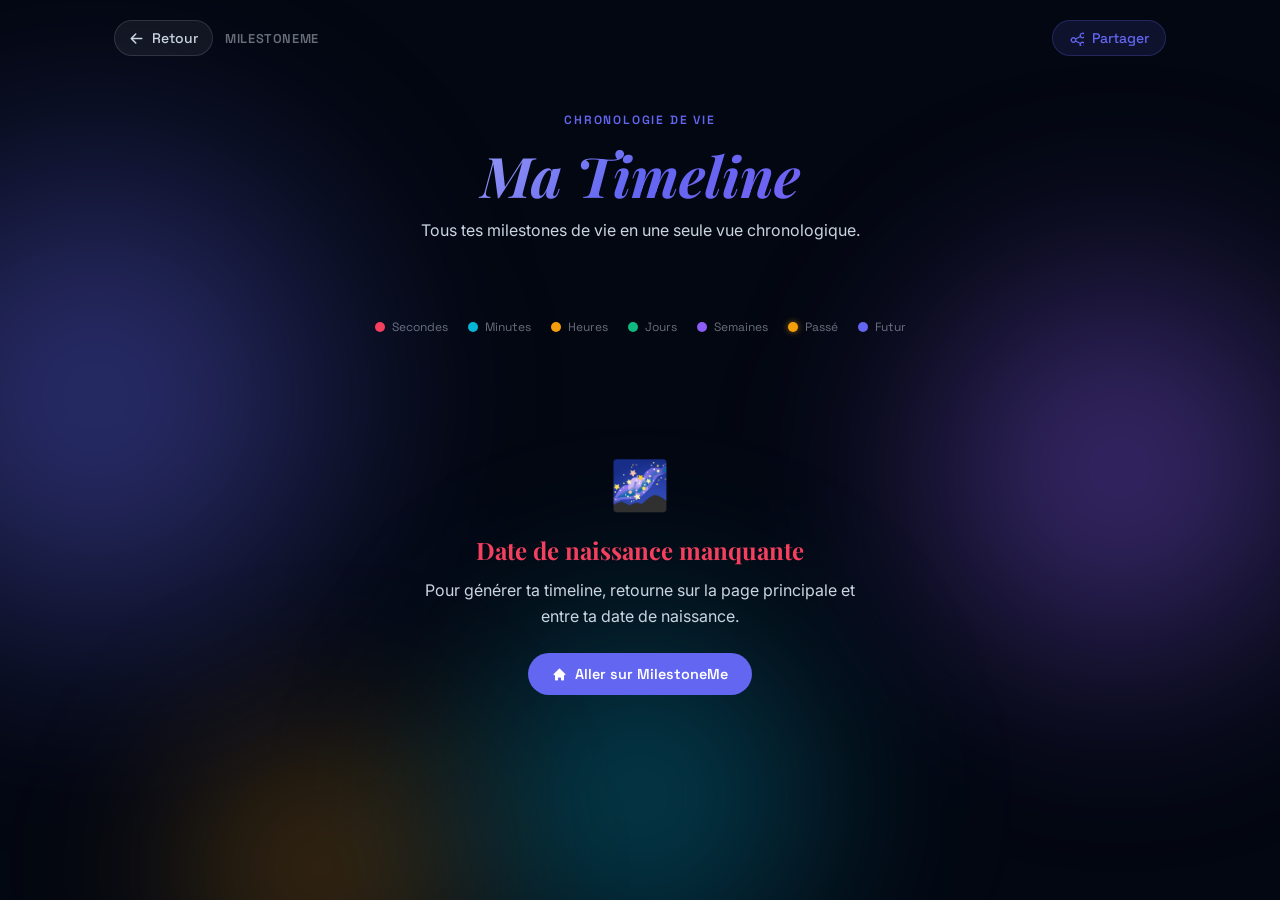
<file: timeline/index.html>
<!DOCTYPE html>
<html lang="fr">
<head>
  <meta charset="UTF-8">
  <meta name="viewport" content="width=device-width, initial-scale=1.0">
  <title>Ma Timeline de vie — MilestoneMe</title>
  <meta name="description" content="Visualise toute ta vie en une seule timeline : chaque milestone passé et futur, de ta naissance à l'infini.">
  <link rel="canonical" href="https://statsme.org/timeline">
  <meta property="og:type" content="website">
  <meta property="og:title" content="Ma Timeline de vie — MilestoneMe">
  <meta property="og:description" content="Chaque seconde, minute, heure, jour et semaine de ta vie sur une seule timeline chronologique.">
  <meta property="og:url" content="https://statsme.org/timeline">
  <meta property="og:image" content="https://statsme.org/img/og-image.jpg">
  <meta property="og:locale" content="fr_FR">
  <meta property="og:site_name" content="MilestoneMe">
  <meta name="twitter:card" content="summary_large_image">
  <meta name="twitter:title" content="Ma Timeline de vie — MilestoneMe">
  <meta name="twitter:description" content="Chaque seconde, minute, heure, jour et semaine de ta vie sur une seule timeline chronologique.">
  <meta name="twitter:image" content="https://statsme.org/img/og-image.jpg">
  <!-- Favicon & PWA -->
  <link rel="icon" type="image/svg+xml" href="/favicon.svg">
  <link rel="apple-touch-icon" href="/favicon.svg">
  <link rel="manifest" href="/manifest.json">
  <meta name="theme-color" content="#030711">
  <meta name="apple-mobile-web-app-capable" content="yes">
  <meta name="apple-mobile-web-app-status-bar-style" content="black-translucent">
  <meta name="apple-mobile-web-app-title" content="MilestoneMe">
  <meta name="mobile-web-app-capable" content="yes">
  <link rel="preconnect" href="https://fonts.googleapis.com">
  <link rel="preconnect" href="https://fonts.gstatic.com" crossorigin>
  <link href="https://fonts.googleapis.com/css2?family=Playfair+Display:ital,wght@0,400;0,700;1,400;1,700&family=Space+Grotesk:wght@300;400;500;600;700&family=Inter:wght@300;400;500;600;700&display=swap" rel="stylesheet">

  <style>
    /* ═══════════════════════════════════════════════════════════════════
       TIMELINE.HTML — Design System "Cosmic Observatory"
       ═══════════════════════════════════════════════════════════════════ */

    /* ── TOKENS ── */
    :root {
      --bg:  #030711;
      --bg2: #0A0818;
      --surface:  rgba(255,255,255,0.03);
      --surface2: rgba(255,255,255,0.06);
      --surface3: rgba(255,255,255,0.10);
      --border:  rgba(255,255,255,0.06);
      --border2: rgba(255,255,255,0.12);
      --border3: rgba(255,255,255,0.22);
      --text:  #F1F5F9;
      --text2: #CBD5E1;
      --muted: rgba(203,213,225,0.5);
      --indigo:  #6366F1;
      --violet:  #8B5CF6;
      --amber:   #F59E0B;
      --emerald: #10B981;
      --rose:    #F43F5E;
      --cyan:    #06B6D4;
      --indigo-dim:  rgba(99,102,241,0.12);
      --violet-dim:  rgba(139,92,246,0.12);
      --amber-dim:   rgba(245,158,11,0.12);
      --emerald-dim: rgba(16,185,129,0.10);
      --rose-dim:    rgba(244,63,94,0.10);
      --cyan-dim:    rgba(6,182,212,0.10);
      --radius-card: 18px;
      --radius-pill: 100px;

      /* Timeline specific */
      --spine-w: 2px;
      --dot-size: 14px;
      --card-gap: 32px;
      --spine-color: linear-gradient(180deg, var(--indigo) 0%, var(--violet) 50%, var(--cyan) 100%);
    }

    /* ── RESET ── */
    *, *::before, *::after { box-sizing: border-box; margin: 0; padding: 0; }

    /* ── BASE ── */
    html { scroll-behavior: smooth; }
    body {
      font-family: 'Inter', sans-serif;
      background: var(--bg);
      color: var(--text);
      min-height: 100vh;
      overflow-x: hidden;
      -webkit-font-smoothing: antialiased;
    }

    /* ── COSMIC BACKGROUND ── */
    #cosmic-bg {
      position: fixed;
      inset: 0;
      z-index: 0;
      pointer-events: none;
      overflow: hidden;
    }
    .cosmic-stars { position: absolute; inset: 0; }
    .cstar {
      position: absolute;
      border-radius: 50%;
      animation: starTwinkle ease-in-out infinite alternate;
    }
    @keyframes starTwinkle {
      0%   { opacity: var(--star-min, 0.08); transform: scale(0.85); }
      50%  { opacity: 1; transform: scale(1.05); }
      100% { opacity: var(--star-min, 0.10); transform: scale(0.80); }
    }
    .cnebula {
      position: absolute;
      border-radius: 50%;
      filter: blur(var(--nebula-blur, 80px));
      animation: nebulaDrift ease-in-out infinite alternate;
    }
    @keyframes nebulaDrift {
      0%   { transform: translate(0, 0) scale(1); opacity: var(--nebula-opacity, 0.15); }
      50%  { transform: translate(var(--ndx, 20px), var(--ndy, -10px)) scale(1.05); opacity: calc(var(--nebula-opacity, 0.15) * 1.3); }
      100% { transform: translate(var(--ndx, -10px), var(--ndy, 20px)) scale(0.97); opacity: calc(var(--nebula-opacity, 0.15) * 0.75); }
    }

    /* ── LAYOUT ── */
    .page-wrap {
      position: relative;
      z-index: 1;
      max-width: 1100px;
      margin: 0 auto;
      padding: 0 24px 120px;
    }

    /* ── TOP NAV ── */
    .top-nav {
      display: flex;
      align-items: center;
      justify-content: space-between;
      padding: 20px 0 0;
      gap: 16px;
      flex-wrap: wrap;
    }
    .top-nav-left { display: flex; align-items: center; gap: 12px; }
    .btn-back {
      display: inline-flex;
      align-items: center;
      gap: 8px;
      font-family: 'Space Grotesk', sans-serif;
      font-size: 0.875rem;
      font-weight: 500;
      color: var(--text2);
      text-decoration: none;
      padding: 8px 14px;
      background: var(--surface2);
      border: 1px solid var(--border2);
      border-radius: var(--radius-pill);
      transition: color 0.2s, border-color 0.2s, background 0.2s;
    }
    .btn-back:hover {
      color: var(--text);
      border-color: var(--indigo);
      background: var(--indigo-dim);
    }
    .site-badge {
      font-family: 'Space Grotesk', sans-serif;
      font-size: 0.8rem;
      font-weight: 600;
      color: var(--muted);
      letter-spacing: 0.05em;
      text-transform: uppercase;
    }
    .btn-share-page {
      display: inline-flex;
      align-items: center;
      gap: 8px;
      font-family: 'Space Grotesk', sans-serif;
      font-size: 0.875rem;
      font-weight: 500;
      color: var(--indigo);
      padding: 8px 16px;
      background: var(--indigo-dim);
      border: 1px solid rgba(99,102,241,0.25);
      border-radius: var(--radius-pill);
      cursor: pointer;
      transition: all 0.2s;
    }
    .btn-share-page:hover {
      background: rgba(99,102,241,0.20);
      border-color: var(--indigo);
      transform: translateY(-1px);
    }
    .btn-share-page svg { width: 15px; height: 15px; }

    /* ── PAGE HEADER ── */
    .page-header {
      text-align: center;
      padding: 56px 0 48px;
    }
    .page-header-kicker {
      font-family: 'Space Grotesk', sans-serif;
      font-size: 0.75rem;
      font-weight: 600;
      letter-spacing: 0.15em;
      text-transform: uppercase;
      color: var(--indigo);
      margin-bottom: 16px;
    }
    .page-header h1 {
      font-family: 'Playfair Display', serif;
      font-style: italic;
      font-size: clamp(2rem, 5vw, 3.5rem);
      font-weight: 700;
      line-height: 1.1;
      background: linear-gradient(135deg, var(--text) 0%, var(--indigo) 50%, var(--violet) 100%);
      -webkit-background-clip: text;
      -webkit-text-fill-color: transparent;
      background-clip: text;
      margin-bottom: 12px;
    }
    .page-header-sub {
      font-size: 1rem;
      color: var(--text2);
      line-height: 1.6;
      max-width: 520px;
      margin: 0 auto 28px;
    }
    .header-stats {
      display: flex;
      align-items: center;
      justify-content: center;
      gap: 24px;
      flex-wrap: wrap;
    }
    .header-stat {
      display: flex;
      align-items: center;
      gap: 8px;
      font-family: 'Space Grotesk', sans-serif;
      font-size: 0.875rem;
      color: var(--muted);
    }
    .header-stat-dot {
      width: 8px;
      height: 8px;
      border-radius: 50%;
    }

    /* ── FLOATING QUICK-NAV ── */
    .quick-nav {
      position: fixed;
      bottom: 32px;
      left: 50%;
      transform: translateX(-50%);
      z-index: 100;
      display: flex;
      align-items: center;
      gap: 4px;
      background: rgba(3,7,17,0.85);
      backdrop-filter: blur(24px) saturate(180%);
      -webkit-backdrop-filter: blur(24px) saturate(180%);
      border: 1px solid var(--border2);
      border-radius: var(--radius-pill);
      padding: 6px;
      box-shadow: 0 20px 60px rgba(0,0,0,0.6), 0 0 0 1px rgba(255,255,255,0.04) inset;
      transition: opacity 0.3s;
    }
    .quick-nav-btn {
      font-family: 'Space Grotesk', sans-serif;
      font-size: 0.8rem;
      font-weight: 500;
      color: var(--text2);
      background: transparent;
      border: none;
      padding: 8px 16px;
      border-radius: calc(var(--radius-pill) - 4px);
      cursor: pointer;
      transition: all 0.2s;
      white-space: nowrap;
    }
    .quick-nav-btn:hover,
    .quick-nav-btn.active {
      color: var(--text);
      background: var(--surface3);
    }
    .quick-nav-btn.now-btn {
      background: var(--indigo);
      color: #fff;
    }
    .quick-nav-btn.now-btn:hover {
      background: var(--violet);
    }

    /* ── LOADING STATE ── */
    #loading-state {
      text-align: center;
      padding: 80px 24px;
    }
    .loading-spinner {
      width: 48px;
      height: 48px;
      border: 2px solid var(--border2);
      border-top-color: var(--indigo);
      border-radius: 50%;
      animation: spin 0.8s linear infinite;
      margin: 0 auto 24px;
    }
    @keyframes spin { to { transform: rotate(360deg); } }
    .loading-text {
      font-family: 'Space Grotesk', sans-serif;
      color: var(--muted);
      font-size: 0.95rem;
    }

    /* ── ERROR STATE ── */
    #error-state {
      display: none;
      text-align: center;
      padding: 80px 24px;
      max-width: 480px;
      margin: 0 auto;
    }
    .error-icon {
      font-size: 3rem;
      margin-bottom: 20px;
    }
    .error-title {
      font-family: 'Playfair Display', serif;
      font-size: 1.5rem;
      color: var(--rose);
      margin-bottom: 12px;
    }
    .error-desc {
      color: var(--text2);
      margin-bottom: 24px;
      line-height: 1.6;
    }
    .btn-go-home {
      display: inline-flex;
      align-items: center;
      gap: 8px;
      font-family: 'Space Grotesk', sans-serif;
      font-size: 0.9rem;
      font-weight: 600;
      color: #fff;
      background: var(--indigo);
      border: none;
      padding: 12px 24px;
      border-radius: var(--radius-pill);
      cursor: pointer;
      text-decoration: none;
      transition: all 0.2s;
    }
    .btn-go-home:hover { background: var(--violet); transform: translateY(-2px); }

    /* ── TIMELINE CONTAINER ── */
    #timeline-wrap { display: none; }

    /* Year label rows */
    .tl-year-row {
      display: flex;
      align-items: center;
      justify-content: center;
      position: relative;
      margin: 48px 0 8px;
    }
    .tl-year-label {
      font-family: 'Space Grotesk', sans-serif;
      font-size: 0.75rem;
      font-weight: 600;
      letter-spacing: 0.12em;
      text-transform: uppercase;
      color: var(--muted);
      background: var(--bg);
      padding: 4px 14px;
      border-radius: var(--radius-pill);
      border: 1px solid var(--border);
      position: relative;
      z-index: 2;
    }

    /* ── THE TIMELINE TRACK ── */
    .tl-track {
      position: relative;
      padding: 0 0 40px;
    }

    /* Vertical spine */
    .tl-spine {
      position: absolute;
      left: 50%;
      top: 0;
      bottom: 0;
      width: var(--spine-w);
      transform: translateX(-50%);
      background: var(--spine-color);
      opacity: 0.35;
      border-radius: 2px;
    }

    /* ── MILESTONE ROWS ── */
    .tl-row {
      display: grid;
      grid-template-columns: 1fr 40px 1fr;
      align-items: start;
      gap: 0;
      position: relative;
      margin-bottom: 24px;
      opacity: 0;
      transform: translateY(20px);
      transition: opacity 0.5s ease, transform 0.5s ease;
    }
    .tl-row.tl-visible {
      opacity: 1;
      transform: translateY(0);
    }

    /* Dot in center column */
    .tl-dot-col {
      display: flex;
      flex-direction: column;
      align-items: center;
      position: relative;
      z-index: 2;
      padding-top: 14px;
    }
    .tl-dot {
      width: var(--dot-size);
      height: var(--dot-size);
      border-radius: 50%;
      border: 2px solid var(--bg);
      flex-shrink: 0;
      position: relative;
      transition: transform 0.2s;
    }
    .tl-dot::after {
      content: '';
      position: absolute;
      inset: -4px;
      border-radius: 50%;
      background: currentColor;
      opacity: 0;
      transition: opacity 0.2s;
    }
    .tl-row:hover .tl-dot::after { opacity: 0.15; }
    .tl-dot.u-s { background: var(--rose);    color: var(--rose); }
    .tl-dot.u-m { background: var(--cyan);    color: var(--cyan); }
    .tl-dot.u-h { background: var(--amber);   color: var(--amber); }
    .tl-dot.u-d { background: var(--emerald); color: var(--emerald); }
    .tl-dot.u-w { background: var(--violet);  color: var(--violet); }

    /* Card cell — left or right */
    .tl-left  { padding-right: 20px; }
    .tl-right { padding-left: 20px; }
    .tl-empty { /* spacer */ }

    /* ── MILESTONE CARD ── */
    .tl-card {
      background: var(--surface2);
      border: 1px solid var(--border2);
      border-radius: var(--radius-card);
      padding: 18px 20px;
      position: relative;
      overflow: hidden;
      cursor: default;
      transition: transform 0.25s ease, border-color 0.25s ease, box-shadow 0.25s ease;
    }
    .tl-card::before {
      content: '';
      position: absolute;
      top: 0;
      bottom: 0;
      width: 3px;
      border-radius: 0 2px 2px 0;
      left: 0;
    }
    .tl-card.past::before   { background: var(--amber); }
    .tl-card.future::before { background: var(--indigo); }
    .tl-card.next::before   { background: var(--emerald); }

    .tl-card:hover {
      transform: translateY(-2px);
      border-color: var(--border3);
      box-shadow: 0 12px 40px rgba(0,0,0,0.3);
    }

    /* Past: slightly dimmer */
    .tl-card.past {
      background: rgba(255,255,255,0.025);
    }
    /* Future: indigo shimmer */
    .tl-card.future,
    .tl-card.next {
      background: rgba(99,102,241,0.04);
    }
    .tl-card.next {
      border-color: rgba(16,185,129,0.30);
      box-shadow: 0 0 24px rgba(16,185,129,0.08);
    }

    /* Card arrow connector pointing to spine */
    .tl-left .tl-card::after {
      content: '';
      position: absolute;
      top: 20px;
      right: -7px;
      width: 13px;
      height: 13px;
      background: var(--surface2);
      border-top: 1px solid var(--border2);
      border-right: 1px solid var(--border2);
      transform: rotate(45deg);
    }
    .tl-left .tl-card.past::after   { background: rgba(255,255,255,0.025); }
    .tl-left .tl-card.future::after,
    .tl-left .tl-card.next::after   { background: rgba(99,102,241,0.04); }

    .tl-right .tl-card::after {
      content: '';
      position: absolute;
      top: 20px;
      left: -7px;
      width: 13px;
      height: 13px;
      background: var(--surface2);
      border-bottom: 1px solid var(--border2);
      border-left: 1px solid var(--border2);
      transform: rotate(45deg);
    }
    .tl-right .tl-card.past::after   { background: rgba(255,255,255,0.025); }
    .tl-right .tl-card.future::after,
    .tl-right .tl-card.next::after   { background: rgba(99,102,241,0.04); }

    /* Card internals */
    .tl-card-header {
      display: flex;
      align-items: flex-start;
      justify-content: space-between;
      gap: 10px;
      margin-bottom: 8px;
    }
    .tl-card-emoji {
      font-size: 1.5rem;
      line-height: 1;
      flex-shrink: 0;
    }
    .tl-card-badge {
      font-family: 'Space Grotesk', sans-serif;
      font-size: 0.68rem;
      font-weight: 600;
      letter-spacing: 0.08em;
      text-transform: uppercase;
      padding: 3px 9px;
      border-radius: var(--radius-pill);
      flex-shrink: 0;
    }
    .tl-card-badge.past   { color: var(--amber);   background: var(--amber-dim); }
    .tl-card-badge.future { color: var(--indigo);  background: var(--indigo-dim); }
    .tl-card-badge.next   { color: var(--emerald); background: var(--emerald-dim); }

    .tl-card-unit {
      font-family: 'Space Grotesk', sans-serif;
      font-size: 0.68rem;
      font-weight: 600;
      letter-spacing: 0.06em;
      text-transform: uppercase;
      padding: 2px 7px;
      border-radius: 4px;
    }
    .tl-card-unit.u-s { color: var(--rose);    background: var(--rose-dim); }
    .tl-card-unit.u-m { color: var(--cyan);    background: var(--cyan-dim); }
    .tl-card-unit.u-h { color: var(--amber);   background: var(--amber-dim); }
    .tl-card-unit.u-d { color: var(--emerald); background: var(--emerald-dim); }
    .tl-card-unit.u-w { color: var(--violet);  background: var(--violet-dim); }

    .tl-card-name {
      font-family: 'Space Grotesk', sans-serif;
      font-size: 0.95rem;
      font-weight: 600;
      color: var(--text);
      line-height: 1.3;
      margin-bottom: 4px;
    }
    .tl-card-tagline {
      font-size: 0.8rem;
      color: var(--muted);
      line-height: 1.4;
      margin-bottom: 10px;
    }
    .tl-card-meta {
      display: flex;
      align-items: center;
      gap: 10px;
      flex-wrap: wrap;
    }
    .tl-card-date {
      font-family: 'Space Grotesk', sans-serif;
      font-size: 0.75rem;
      color: var(--text2);
    }
    .tl-card-countdown {
      font-family: 'Space Grotesk', sans-serif;
      font-size: 0.75rem;
      font-weight: 600;
      font-variant-numeric: tabular-nums;
      color: var(--indigo);
      background: var(--indigo-dim);
      padding: 3px 8px;
      border-radius: 6px;
    }
    .tl-card-countdown.hot {
      color: var(--rose);
      background: var(--rose-dim);
      animation: hotPulse 1.5s ease-in-out infinite;
    }
    @keyframes hotPulse {
      0%, 100% { opacity: 1; }
      50% { opacity: 0.7; }
    }
    .tl-card-done {
      font-family: 'Space Grotesk', sans-serif;
      font-size: 0.75rem;
      color: var(--amber);
      display: flex;
      align-items: center;
      gap: 5px;
    }
    .tl-card-done svg {
      width: 12px;
      height: 12px;
      flex-shrink: 0;
    }

    /* Progress bar on future cards */
    .tl-prog {
      margin-top: 10px;
    }
    .tl-prog-track {
      height: 3px;
      background: var(--border2);
      border-radius: 2px;
      overflow: hidden;
    }
    .tl-prog-fill {
      height: 100%;
      border-radius: 2px;
      background: linear-gradient(90deg, var(--indigo), var(--violet));
      transition: width 0.8s ease;
    }
    .tl-card.next .tl-prog-fill {
      background: linear-gradient(90deg, var(--emerald), var(--cyan));
    }

    /* ── NOW ROW ── */
    .tl-now-row {
      display: grid;
      grid-template-columns: 1fr 40px 1fr;
      align-items: center;
      position: relative;
      margin: 16px 0;
      opacity: 1;
    }
    .tl-now-dot-col {
      display: flex;
      justify-content: center;
      z-index: 3;
    }
    .tl-now-ring {
      width: 24px;
      height: 24px;
      border-radius: 50%;
      background: var(--indigo);
      border: 3px solid var(--bg);
      box-shadow:
        0 0 0 4px rgba(99,102,241,0.25),
        0 0 20px rgba(99,102,241,0.5);
      animation: nowPulse 2s ease-in-out infinite;
      position: relative;
      z-index: 3;
    }
    @keyframes nowPulse {
      0%, 100% { box-shadow: 0 0 0 4px rgba(99,102,241,0.25), 0 0 20px rgba(99,102,241,0.5); }
      50%       { box-shadow: 0 0 0 8px rgba(99,102,241,0.10), 0 0 40px rgba(99,102,241,0.7); }
    }
    .tl-now-label {
      font-family: 'Space Grotesk', sans-serif;
      font-size: 0.8rem;
      font-weight: 700;
      letter-spacing: 0.1em;
      text-transform: uppercase;
      color: var(--indigo);
      padding: 8px 0 8px 20px;
    }

    /* ── BIRTH ROW ── */
    .tl-birth-row {
      display: flex;
      align-items: center;
      justify-content: center;
      gap: 16px;
      margin: 8px 0 32px;
      position: relative;
      z-index: 2;
    }
    .tl-birth-marker {
      width: 20px;
      height: 20px;
      border-radius: 50%;
      background: var(--amber);
      border: 3px solid var(--bg);
      box-shadow: 0 0 16px rgba(245,158,11,0.5);
      flex-shrink: 0;
    }
    .tl-birth-label {
      font-family: 'Space Grotesk', sans-serif;
      font-size: 0.875rem;
      font-weight: 600;
      color: var(--amber);
    }

    /* ── EXPAND BUTTON ── */
    .tl-expand-wrap {
      text-align: center;
      padding: 32px 0 16px;
    }
    .btn-expand {
      display: inline-flex;
      align-items: center;
      gap: 8px;
      font-family: 'Space Grotesk', sans-serif;
      font-size: 0.875rem;
      font-weight: 600;
      color: var(--text2);
      background: var(--surface2);
      border: 1px solid var(--border2);
      border-radius: var(--radius-pill);
      padding: 10px 22px;
      cursor: pointer;
      transition: all 0.2s;
    }
    .btn-expand:hover {
      color: var(--text);
      border-color: var(--indigo);
      background: var(--indigo-dim);
      transform: translateY(-1px);
    }
    .btn-expand svg { width: 16px; height: 16px; }

    /* ── LEGEND ── */
    .tl-legend {
      display: flex;
      align-items: center;
      justify-content: center;
      gap: 20px;
      flex-wrap: wrap;
      margin-bottom: 40px;
    }
    .legend-item {
      display: flex;
      align-items: center;
      gap: 7px;
      font-family: 'Space Grotesk', sans-serif;
      font-size: 0.75rem;
      color: var(--muted);
    }
    .legend-dot {
      width: 10px;
      height: 10px;
      border-radius: 50%;
    }

    /* ── MOBILE — single column ── */
    @media (max-width: 700px) {
      /* 3-col → 2-col: dot | card */
      .tl-row {
        grid-template-columns: 28px 1fr;
        grid-template-rows: auto;
        margin-bottom: 20px;
      }
      /* Dot always in column 1, row 1 */
      .tl-dot-col {
        grid-column: 1;
        grid-row: 1;
        padding-top: 18px;
        justify-content: flex-start;
      }
      /* All cards always in column 2, row 1 */
      .tl-left, .tl-right {
        grid-column: 2;
        grid-row: 1;
        padding-left: 12px;
        padding-right: 0;
      }
      /* Empty spacers hidden — they pushed dot to wrong position */
      .tl-row > .tl-empty,
      .tl-row > .tl-empty-right {
        display: none;
      }
      /* Spine on left edge */
      .tl-spine { left: 14px; transform: none; opacity: 0.5; }
      /* Arrow connector: all cards show left-side arrow */
      .tl-left .tl-card::after,
      .tl-right .tl-card::after {
        top: 18px;
        left: -7px;
        right: auto;
        border-bottom: 1px solid var(--border2);
        border-left: 1px solid var(--border2);
        border-top: none;
        border-right: none;
        transform: rotate(45deg);
      }
      /* "Now" row */
      .tl-now-row {
        grid-template-columns: 28px 1fr;
      }
      .tl-now-row > .tl-empty { display: none; }
      .tl-now-dot-col { grid-column: 1; }
      .tl-now-label { grid-column: 2; padding-left: 12px; font-size: 0.75rem; }
      .tl-year-row { justify-content: flex-start; padding-left: 44px; }
      .page-header h1 { font-size: clamp(1.6rem, 6vw, 2.2rem); }
      .quick-nav { bottom: 16px; width: calc(100% - 32px); justify-content: center; }
      .quick-nav-btn { padding: 7px 12px; font-size: 0.78rem; }
    }

    /* ── REDUCED MOTION ── */
    @media (prefers-reduced-motion: reduce) {
      .tl-row { transition: none; opacity: 1; transform: none; }
      .cstar  { animation: none; opacity: 0.15; }
      .cnebula { animation: none; }
      .tl-now-ring { animation: none; }
      .tl-card-countdown.hot { animation: none; }
      .loading-spinner { animation: none; }
    }

    /* Shared toast for copy confirmation */
    #copy-toast {
      position: fixed;
      bottom: 100px;
      left: 50%;
      transform: translateX(-50%) translateY(20px);
      font-family: 'Space Grotesk', sans-serif;
      font-size: 0.85rem;
      font-weight: 500;
      color: #fff;
      background: rgba(16,185,129,0.90);
      backdrop-filter: blur(12px);
      padding: 10px 20px;
      border-radius: var(--radius-pill);
      pointer-events: none;
      opacity: 0;
      transition: opacity 0.25s, transform 0.25s;
      z-index: 200;
    }
    #copy-toast.show {
      opacity: 1;
      transform: translateX(-50%) translateY(0);
    }
  </style>
  <script>document.documentElement.setAttribute('data-theme', 'dark');</script>
</head>
<body>

<!-- Cosmic background -->
<div id="cosmic-bg" aria-hidden="true">
  <div class="cosmic-stars" id="cosmic-stars"></div>
</div>

<div class="page-wrap">

  <!-- TOP NAV -->
  <nav class="top-nav" aria-label="Navigation">
    <div class="top-nav-left">
      <a href="/" class="btn-back" id="back-link">
        <svg viewBox="0 0 20 20" fill="currentColor" width="15" height="15"><path fill-rule="evenodd" d="M9.707 16.707a1 1 0 01-1.414 0l-6-6a1 1 0 010-1.414l6-6a1 1 0 011.414 1.414L5.414 9H17a1 1 0 110 2H5.414l4.293 4.293a1 1 0 010 1.414z" clip-rule="evenodd"/></svg>
        Retour
      </a>
      <span class="site-badge">MilestoneMe</span>
    </div>
    <button class="btn-share-page" onclick="sharePage()" aria-label="Partager cette page">
      <svg viewBox="0 0 20 20" fill="none" stroke="currentColor" stroke-width="1.8"><path d="M8.684 13.342C8.886 12.938 9 12.482 9 12c0-.482-.114-.938-.316-1.342m0 2.684a3 3 0 110-2.684m0 2.684l6.632 3.316m-6.632-6l6.632-3.316m0 0a3 3 0 105.367-2.684 3 3 0 00-5.367 2.684zm0 9.316a3 3 0 105.368 2.684 3 3 0 00-5.368-2.684z"/></svg>
      Partager
    </button>
  </nav>

  <!-- PAGE HEADER -->
  <header class="page-header" id="section-top">
    <p class="page-header-kicker">Chronologie de vie</p>
    <h1 id="page-title">Ma Timeline</h1>
    <p class="page-header-sub" id="page-sub">Tous tes milestones de vie en une seule vue chronologique.</p>
    <div class="header-stats" id="header-stats" aria-live="polite"></div>
  </header>

  <!-- LEGEND -->
  <div class="tl-legend" id="tl-legend" aria-label="Légende">
    <div class="legend-item">
      <div class="legend-dot" style="background:var(--rose)"></div>
      Secondes
    </div>
    <div class="legend-item">
      <div class="legend-dot" style="background:var(--cyan)"></div>
      Minutes
    </div>
    <div class="legend-item">
      <div class="legend-dot" style="background:var(--amber)"></div>
      Heures
    </div>
    <div class="legend-item">
      <div class="legend-dot" style="background:var(--emerald)"></div>
      Jours
    </div>
    <div class="legend-item">
      <div class="legend-dot" style="background:var(--violet)"></div>
      Semaines
    </div>
    <div class="legend-item">
      <div class="legend-dot" style="background:var(--amber);box-shadow:0 0 6px rgba(245,158,11,0.6)"></div>
      Passé
    </div>
    <div class="legend-item">
      <div class="legend-dot" style="background:var(--indigo)"></div>
      Futur
    </div>
  </div>

  <!-- LOADING STATE -->
  <div id="loading-state">
    <div class="loading-spinner" aria-hidden="true"></div>
    <p class="loading-text">Calcul de ta timeline…</p>
  </div>

  <!-- ERROR STATE -->
  <div id="error-state" role="alert">
    <div class="error-icon" aria-hidden="true">🌌</div>
    <h2 class="error-title">Date de naissance manquante</h2>
    <p class="error-desc">Pour générer ta timeline, retourne sur la page principale et entre ta date de naissance.</p>
    <a href="/" class="btn-go-home">
      <svg viewBox="0 0 20 20" fill="currentColor" width="15" height="15"><path d="M10.707 2.293a1 1 0 00-1.414 0l-7 7a1 1 0 001.414 1.414L4 10.414V17a1 1 0 001 1h2a1 1 0 001-1v-2a1 1 0 011-1h2a1 1 0 011 1v2a1 1 0 001 1h2a1 1 0 001-1v-6.586l.293.293a1 1 0 001.414-1.414l-7-7z"/></svg>
      Aller sur MilestoneMe
    </a>
  </div>

  <!-- TIMELINE OUTPUT -->
  <div id="timeline-wrap">
    <div class="tl-track" id="tl-track">
      <div class="tl-spine" aria-hidden="true"></div>
      <div id="tl-items"></div>
    </div>
    <div class="tl-expand-wrap" id="tl-expand-wrap" style="display:none">
      <button class="btn-expand" onclick="expandAll()" aria-label="Afficher tous les milestones">
        <svg viewBox="0 0 20 20" fill="currentColor"><path fill-rule="evenodd" d="M5.293 7.293a1 1 0 011.414 0L10 10.586l3.293-3.293a1 1 0 111.414 1.414l-4 4a1 1 0 01-1.414 0l-4-4a1 1 0 010-1.414z" clip-rule="evenodd"/></svg>
        Voir tous les milestones
      </button>
    </div>
  </div>

</div><!-- /.page-wrap -->

<!-- FLOATING QUICK-NAV -->
<nav class="quick-nav" id="quick-nav" aria-label="Navigation rapide" style="display:none">
  <button class="quick-nav-btn" onclick="scrollToSection('section-top')" aria-label="Aller au début">Naissance</button>
  <button class="quick-nav-btn now-btn" onclick="scrollToNow()" aria-label="Aller à maintenant">Maintenant</button>
  <button class="quick-nav-btn" onclick="scrollToSection('section-future')" aria-label="Aller au futur">Futur</button>
</nav>

<!-- COPY TOAST -->
<div id="copy-toast" role="status" aria-live="polite">Lien copié !</div>

<!-- DATA + LOGIC -->
<script src="/js/data.js"></script>
<script>
/* ═══════════════════════════════════════════════════════════════════
   TIMELINE PAGE — Logic
   ═══════════════════════════════════════════════════════════════════ */

// ── CONSTANTS ──
const MS_UNIT = { s: 1e3, m: 6e4, h: 36e5, d: 864e5, w: 6048e5 };
const UNIT_LABELS_TL = { s: 'sec', m: 'min', h: 'heure', d: 'jour', w: 'sem.' };

// Max items shown before "expand" button
const INITIAL_LIMIT = 60;

// ── STATE ──
let allItems = [];
let futureItems = [];
let countdownIntervals = [];
let birthDate = null;
let userName = '';
let showAll = false;

// ── URL PARAMS ──
function getParams() {
  const p = new URLSearchParams(location.search);
  return {
    d: p.get('d') || '',     // YYYY-MM-DD
    t: p.get('t') || '12:00',
    name: p.get('name') || '',
    l: p.get('l') || '',
  };
}

// ── DATE HELPERS ──
function fmtDateFr(dt, showTime = false) {
  const opts = { weekday: 'long', year: 'numeric', month: 'long', day: 'numeric' };
  const datePart = dt.toLocaleDateString('fr-FR', opts);
  if (!showTime) return datePart;
  const h = String(dt.getHours()).padStart(2,'0');
  const m = String(dt.getMinutes()).padStart(2,'0');
  return `${datePart} à ${h}h${m}`;
}

function fmtCountdown(ms) {
  if (ms <= 0) return 'Aujourd\'hui !';
  const d = Math.floor(ms / 864e5);
  const h = Math.floor((ms % 864e5) / 36e5);
  const m = Math.floor((ms % 36e5) / 6e4);
  const s = Math.floor((ms % 6e4) / 1e3);
  if (d > 365) return `${Math.floor(d/365)}a ${d%365}j ${h}h`;
  if (d > 0)   return `${d}j ${h}h ${m}m ${s}s`;
  if (h > 0)   return `${h}h ${m}m ${s}s`;
  if (m > 0)   return `${m}m ${s}s`;
  return `${s}s`;
}

function fmtAgo(ms) {
  const a = Math.abs(ms);
  const d = Math.floor(a / 864e5);
  if (d > 365) {
    const y = Math.floor(d / 365);
    return `il y a ${y} an${y>1?'s':''}`;
  }
  if (d > 0) return `il y a ${d} jour${d>1?'s':''}`;
  const h = Math.floor(a / 36e5);
  if (h > 0) return `il y a ${h}h`;
  return `il y a quelques minutes`;
}

function fmtShortDate(dt) {
  return dt.toLocaleDateString('fr-FR', { day: 'numeric', month: 'short', year: 'numeric' });
}

// ── COMPUTE MILESTONES ──
function computeMilestones(birth) {
  const now = Date.now();
  const items = MILESTONES.map(m => {
    const ms = MS_UNIT[m.u] * m.v;
    const date = new Date(birth.getTime() + ms);
    const diff = date.getTime() - now;
    return { m, date, diff };
  });
  // Sort chronologically
  items.sort((a, b) => a.date - b.date);
  return items;
}

// ── CARD HTML ──
function cardHTML(item, side, fIdx) {
  const { m, date, diff } = item;
  const isPast   = diff < 0;
  const isNext   = !isPast && fIdx === 0;
  const typeClass = isPast ? 'past' : isNext ? 'next' : 'future';
  const badgeLabel = isPast ? 'Accompli' : isNext ? 'Prochain !' : 'À venir';
  const total = MS_UNIT[m.u] * m.v;
  const elapsed = total - diff;
  const pct = Math.min(99, Math.max(1, Math.round(elapsed / total * 100)));

  let metaHTML = '';
  if (isPast) {
    metaHTML = `
      <div class="tl-card-done">
        <svg viewBox="0 0 20 20" fill="currentColor"><path fill-rule="evenodd" d="M16.707 5.293a1 1 0 010 1.414l-8 8a1 1 0 01-1.414 0l-4-4a1 1 0 011.414-1.414L8 12.586l7.293-7.293a1 1 0 011.414 0z" clip-rule="evenodd"/></svg>
        ${fmtAgo(diff)}
      </div>`;
  } else {
    const cdId = `tl-cd-${fIdx}`;
    const isHot = diff < 864e5 * 7;
    metaHTML = `
      <div class="tl-card-countdown${isHot ? ' hot' : ''}" id="${cdId}">${fmtCountdown(diff)}</div>
      <div class="tl-prog">
        <div class="tl-prog-track"><div class="tl-prog-fill" style="width:${pct}%"></div></div>
      </div>`;
  }

  return `
    <div class="tl-card ${typeClass}" role="article" aria-label="${m.n}">
      <div class="tl-card-header">
        <span class="tl-card-emoji" aria-hidden="true">${m.e}</span>
        <div style="display:flex;gap:6px;align-items:center;flex-wrap:wrap">
          <span class="tl-card-unit u-${m.u}">${UNIT_LABELS_TL[m.u]}</span>
          <span class="tl-card-badge ${typeClass}">${badgeLabel}</span>
        </div>
      </div>
      <div class="tl-card-name">${m.n}</div>
      <div class="tl-card-tagline">${m.t}</div>
      <div class="tl-card-meta">
        <span class="tl-card-date">${fmtShortDate(date)}</span>
        ${metaHTML}
      </div>
    </div>`;
}

// ── ROW HTML — alternating left/right ──
function rowHTML(item, rowIdx, fIdx) {
  const { m } = item;
  const dotClass = `u-${m.u}`;
  const side = rowIdx % 2 === 0 ? 'left' : 'right';

  if (side === 'left') {
    return `
      <div class="tl-row" data-tl-item>
        <div class="tl-left">${cardHTML(item, 'left', fIdx)}</div>
        <div class="tl-dot-col" aria-hidden="true">
          <div class="tl-dot ${dotClass}"></div>
        </div>
        <div class="tl-empty tl-empty-right"></div>
      </div>`;
  } else {
    return `
      <div class="tl-row" data-tl-item>
        <div class="tl-empty"></div>
        <div class="tl-dot-col" aria-hidden="true">
          <div class="tl-dot ${dotClass}"></div>
        </div>
        <div class="tl-right">${cardHTML(item, 'right', fIdx)}</div>
      </div>`;
  }
}

// ── NOW ROW ──
function nowRowHTML() {
  return `
    <div class="tl-now-row" id="section-now" aria-label="Maintenant" data-tl-now>
      <div class="tl-empty"></div>
      <div class="tl-now-dot-col" aria-hidden="true">
        <div class="tl-now-ring"></div>
      </div>
      <div class="tl-now-label">Vous êtes ici</div>
    </div>`;
}

// ── BIRTH ROW ──
function birthRowHTML(birth) {
  return `
    <div class="tl-birth-row" id="section-birth" aria-label="Naissance">
      <div class="tl-birth-marker" aria-hidden="true"></div>
      <div class="tl-birth-label">Naissance · ${fmtShortDate(birth)}</div>
    </div>`;
}

// ── YEAR LABEL ──
function yearRowHTML(year) {
  return `
    <div class="tl-year-row" aria-hidden="true">
      <div class="tl-year-label">${year}</div>
    </div>`;
}

// ── RENDER ──
function renderTimeline(items, limit) {
  const container = document.getElementById('tl-items');
  let html = '';
  let rowIdx = 0;
  let fIdx = 0;
  let nowInserted = false;
  let lastYear = null;

  // Birth row at top
  html += birthRowHTML(birthDate);

  const subset = limit ? items.slice(0, limit) : items;

  for (let i = 0; i < subset.length; i++) {
    const item = subset[i];
    const isPast = item.diff < 0;

    // Insert "now" marker between last past and first future
    if (!nowInserted && !isPast) {
      html += nowRowHTML();
      nowInserted = true;
    }

    // Year header (group by year)
    const itemYear = item.date.getFullYear();
    if (itemYear !== lastYear) {
      html += yearRowHTML(itemYear);
      lastYear = itemYear;
    }

    // Assign future index only for future items
    const currentFIdx = isPast ? -1 : fIdx;
    if (!isPast) fIdx++;

    html += rowHTML(item, rowIdx, currentFIdx);
    rowIdx++;
  }

  // If all shown are past, still insert "now" at the end
  if (!nowInserted) {
    html += nowRowHTML();
  }

  // Future section anchor
  html = html.replace('id="section-now"', 'id="section-now" data-now-anchor');

  container.innerHTML = html;
}

// ── COUNTDOWN TICKER ──
function startCountdowns() {
  countdownIntervals.forEach(clearInterval);
  countdownIntervals = [];

  const tick = () => {
    const now = Date.now();
    futureItems.forEach((item, fIdx) => {
      const el = document.getElementById(`tl-cd-${fIdx}`);
      if (!el) return;
      const diff = item.date.getTime() - now;
      el.textContent = fmtCountdown(diff);
      const isHot = diff < 864e5 * 7;
      el.classList.toggle('hot', isHot);
    });
  };

  const id = setInterval(tick, 1000);
  countdownIntervals.push(id);
}

// ── INTERSECTION OBSERVER — reveal on scroll ──
function observeItems() {
  const observer = new IntersectionObserver((entries) => {
    entries.forEach(entry => {
      if (entry.isIntersecting) {
        entry.target.classList.add('tl-visible');
        observer.unobserve(entry.target);
      }
    });
  }, { threshold: 0.08, rootMargin: '0px 0px -40px 0px' });

  document.querySelectorAll('[data-tl-item]').forEach(el => observer.observe(el));
}

// ── BACK LINK ── preserve params
function buildBackURL() {
  const params = new URLSearchParams(location.search);
  const base = 'index.html';
  const str = params.toString();
  return str ? `${base}?${str}` : base;
}

// ── SCROLL HELPERS ──
function scrollToSection(id) {
  const el = document.getElementById(id);
  if (el) el.scrollIntoView({ behavior: 'smooth', block: 'start' });
}

function scrollToNow() {
  const el = document.getElementById('section-now');
  if (el) el.scrollIntoView({ behavior: 'smooth', block: 'center' });
}

// ── EXPAND ALL ──
function expandAll() {
  showAll = true;
  renderTimeline(allItems, null);
  startCountdowns();
  observeItems();
  document.getElementById('tl-expand-wrap').style.display = 'none';
  // Kick visible state for newly inserted items
  requestAnimationFrame(() => {
    document.querySelectorAll('[data-tl-item]:not(.tl-visible)').forEach(el => {
      el.classList.add('tl-visible');
    });
  });
}

// ── SHARE PAGE ──
function sharePage() {
  const url = location.href;
  if (navigator.clipboard) {
    navigator.clipboard.writeText(url).then(() => showToast('Lien copié !'));
  } else {
    showToast('Lien : ' + url);
  }
}

function showToast(msg) {
  const t = document.getElementById('copy-toast');
  t.textContent = msg;
  t.classList.add('show');
  setTimeout(() => t.classList.remove('show'), 2400);
}

// ── HEADER STATS ──
function renderHeaderStats(past, future, name) {
  const el = document.getElementById('header-stats');
  const title = document.getElementById('page-title');
  const sub   = document.getElementById('page-sub');

  if (name) title.textContent = `La Timeline de ${name}`;

  sub.textContent = `${past} milestones accomplis · ${future} milestones à venir`;

  el.innerHTML = `
    <div class="header-stat">
      <div class="header-stat-dot" style="background:var(--amber)"></div>
      <span>${past} accomplis</span>
    </div>
    <div class="header-stat">
      <div class="header-stat-dot" style="background:var(--indigo)"></div>
      <span>${future} à venir</span>
    </div>
    <div class="header-stat">
      <div class="header-stat-dot" style="background:var(--indigo);box-shadow:0 0 8px var(--indigo)"></div>
      <span>${past + future} au total</span>
    </div>`;
}

// ── COSMIC STARS (lightweight, no WebGL) ──
function spawnStars() {
  const container = document.getElementById('cosmic-stars');
  if (!container) return;
  const count = Math.min(120, Math.floor(window.innerWidth / 8));
  const frag = document.createDocumentFragment();
  for (let i = 0; i < count; i++) {
    const s = document.createElement('div');
    s.className = 'cstar';
    const size = Math.random() < 0.15 ? (Math.random() * 2.5 + 1.5) : (Math.random() * 1.5 + 0.5);
    const minOp = (0.04 + Math.random() * 0.10).toFixed(2);
    Object.assign(s.style, {
      width: size + 'px', height: size + 'px',
      left: (Math.random() * 100) + '%',
      top:  (Math.random() * 100) + '%',
      '--star-min': minOp,
      animationDuration: (3 + Math.random() * 6) + 's',
      animationDelay: (Math.random() * 5) + 's',
    });
    frag.appendChild(s);
  }
  container.appendChild(frag);

  // Nebulae
  const nebulaData = [
    { color: 'rgba(99,102,241,0.5)',   size: '55vw', left: '-20%', top: '5%',  blur: '90px', opacity: '0.12', ndx: '30px', ndy: '-15px', dur: '22s' },
    { color: 'rgba(139,92,246,0.5)',   size: '45vw', left: '65%',  top: '20%', blur: '80px', opacity: '0.10', ndx: '-20px', ndy: '20px', dur: '28s' },
    { color: 'rgba(6,182,212,0.4)',    size: '40vw', left: '30%',  top: '60%', blur: '100px',opacity: '0.08', ndx: '15px',  ndy: '25px', dur: '35s' },
    { color: 'rgba(245,158,11,0.35)',  size: '30vw', left: '10%',  top: '75%', blur: '70px', opacity: '0.07', ndx: '-10px', ndy: '-20px',dur: '18s' },
  ];
  nebulaData.forEach(n => {
    const el = document.createElement('div');
    el.className = 'cnebula';
    Object.assign(el.style, {
      width: n.size, height: n.size, left: n.left, top: n.top,
      background: `radial-gradient(circle, ${n.color} 0%, transparent 70%)`,
      '--nebula-blur': n.blur,
      '--nebula-opacity': n.opacity,
      '--ndx': n.ndx,
      '--ndy': n.ndy,
      animationDuration: n.dur,
      animationDelay: (Math.random() * 8) + 's',
    });
    container.appendChild(el);
  });
}

// ── INIT ──
function init() {
  const params = getParams();

  // Fix back link
  document.getElementById('back-link').href = buildBackURL();

  if (!params.d) {
    document.getElementById('loading-state').style.display = 'none';
    document.getElementById('error-state').style.display = 'block';
    return;
  }

  // Parse birth
  const [y, mo, d] = params.d.split('-').map(Number);
  const [h, mi] = (params.t || '12:00').split(':').map(Number);
  birthDate = new Date(y, mo - 1, d, h || 12, mi || 0, 0, 0);

  if (isNaN(birthDate.getTime())) {
    document.getElementById('loading-state').style.display = 'none';
    document.getElementById('error-state').style.display = 'block';
    return;
  }

  userName = params.name || '';

  // Compute
  allItems = computeMilestones(birthDate);
  futureItems = allItems.filter(it => it.diff >= 0);
  const pastItems = allItems.filter(it => it.diff < 0);

  // Update header
  renderHeaderStats(pastItems.length, futureItems.length, userName);

  // Render initial batch
  const needsExpand = allItems.length > INITIAL_LIMIT;
  renderTimeline(allItems, needsExpand ? INITIAL_LIMIT : null);

  // Show expand button if needed
  if (needsExpand) {
    const expWrap = document.getElementById('tl-expand-wrap');
    expWrap.style.display = 'block';
    // Update label with count
    const btn = expWrap.querySelector('.btn-expand');
    const remaining = allItems.length - INITIAL_LIMIT;
    btn.innerHTML = `
      <svg viewBox="0 0 20 20" fill="currentColor" width="16" height="16"><path fill-rule="evenodd" d="M5.293 7.293a1 1 0 011.414 0L10 10.586l3.293-3.293a1 1 0 111.414 1.414l-4 4a1 1 0 01-1.414 0l-4-4a1 1 0 010-1.414z" clip-rule="evenodd"/></svg>
      Voir ${remaining} milestones supplémentaires`;
  }

  // Show page elements
  document.getElementById('loading-state').style.display = 'none';
  document.getElementById('timeline-wrap').style.display = 'block';
  document.getElementById('quick-nav').style.display = 'flex';

  // Add "section-future" anchor for quick-nav
  const nowEl = document.getElementById('section-now');
  if (nowEl) {
    const futureAnchor = document.createElement('div');
    futureAnchor.id = 'section-future';
    futureAnchor.style.cssText = 'position:absolute;top:-20px;left:0;pointer-events:none';
    nowEl.style.position = 'relative';
    nowEl.appendChild(futureAnchor);
  }

  // Countdowns
  startCountdowns();

  // Intersection observer
  observeItems();

  // Scroll to "now" automatically (with a small delay to allow paint)
  setTimeout(() => {
    const nowEl = document.getElementById('section-now');
    if (nowEl) nowEl.scrollIntoView({ behavior: 'smooth', block: 'center' });
  }, 400);
}

// ── BOOT ──
document.addEventListener('DOMContentLoaded', () => {
  spawnStars();
  init();
});
</script>

<!-- PWA — Service Worker registration ──────────────────────────────────── -->
<script>
(function() {
  if ('serviceWorker' in navigator && location.protocol !== 'file:') {
    window.addEventListener('load', function() {
      navigator.serviceWorker.register('/service-worker.js', {
          scope: '/',
          updateViaCache: 'none'
        })
        .then(function(reg) { reg.update(); })
        .catch(function(err) {
          console.warn('[PWA] Service Worker non enregistré :', err.message);
        });
    });
  }
})();
</script>

</body>
</html>
</file>
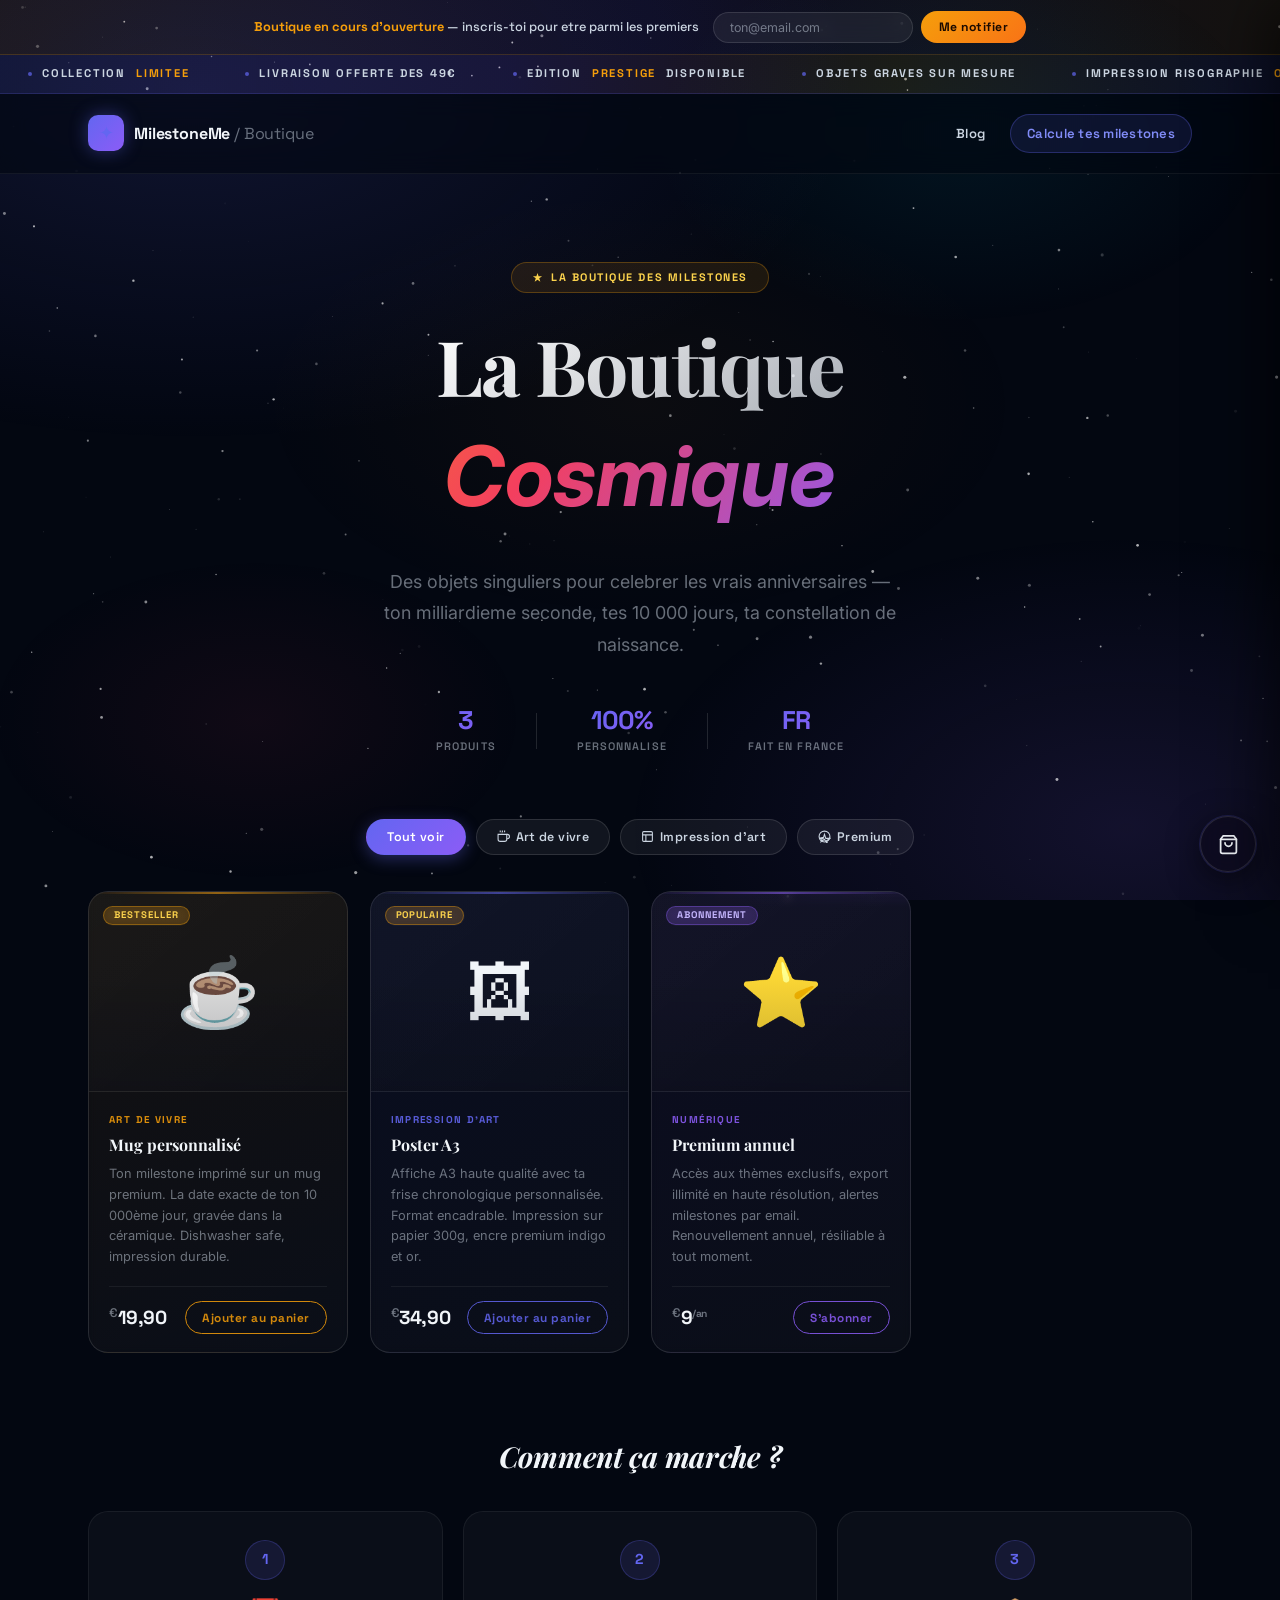
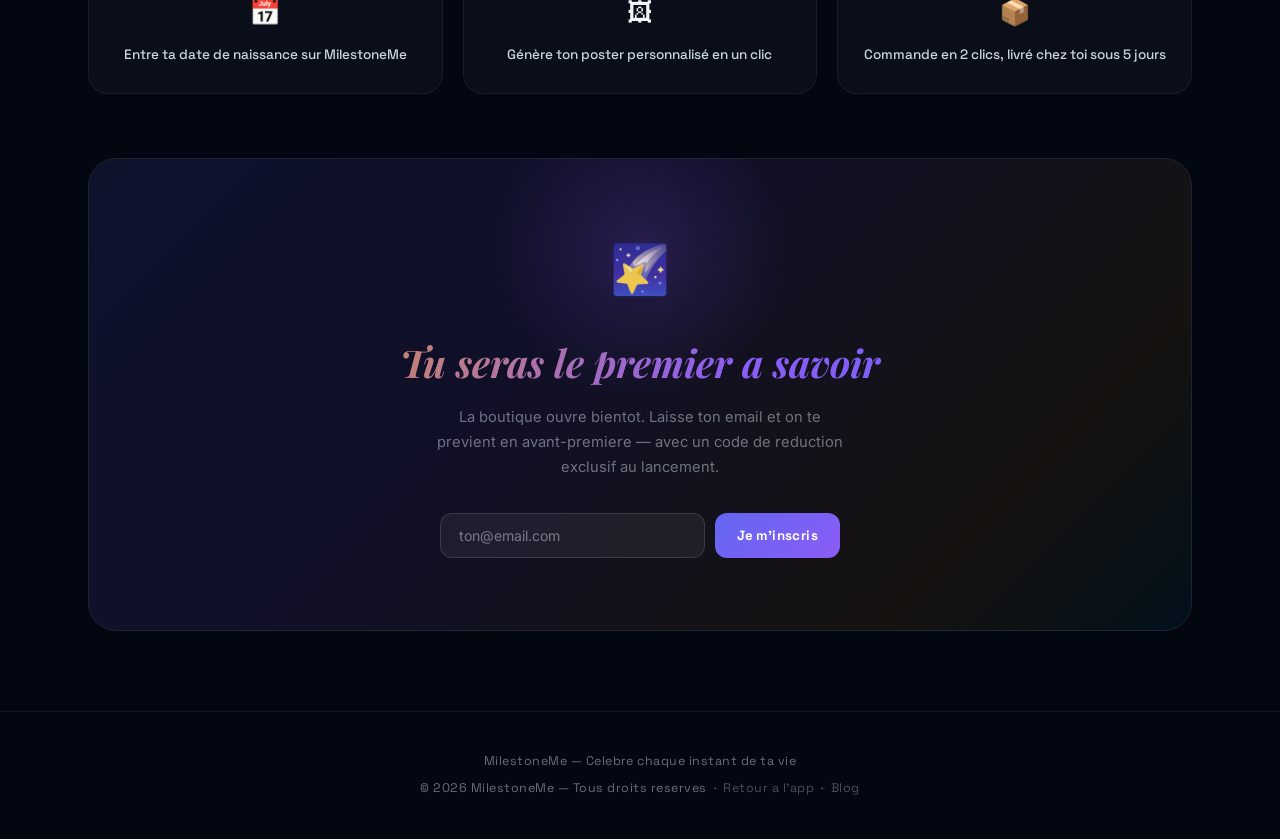
<file: boutique.html>
<!DOCTYPE html>
<html lang="fr">
<head>
  <meta charset="UTF-8">
  <meta name="viewport" content="width=device-width, initial-scale=1.0">
  <title>Boutique — MilestoneMe</title>
  <meta name="description" content="La boutique MilestoneMe — posters, bracelets, carnets et coffrets pour célébrer tes milestones de vie. Bientôt disponible.">
  <link rel="canonical" href="https://statsme.org/boutique">
  <meta property="og:type" content="website">
  <meta property="og:title" content="Boutique — MilestoneMe">
  <meta property="og:description" content="Posters, bracelets et coffrets pour célébrer chaque milestone de ta vie.">
  <meta property="og:url" content="https://statsme.org/boutique">
  <meta property="og:image" content="https://statsme.org/img/og-image.jpg">
  <meta property="og:locale" content="fr_FR">
  <meta property="og:site_name" content="MilestoneMe">
  <meta name="twitter:card" content="summary_large_image">
  <meta name="twitter:title" content="Boutique — MilestoneMe">
  <meta name="twitter:description" content="Posters, bracelets et coffrets pour célébrer chaque milestone de ta vie.">
  <meta name="twitter:image" content="https://statsme.org/img/og-image.jpg">
  <meta name="theme-color" content="#030711">
  <link rel="icon" type="image/svg+xml" href="/favicon.svg">
  <link rel="preconnect" href="https://fonts.googleapis.com">
  <link rel="preconnect" href="https://fonts.gstatic.com" crossorigin>
  <link href="https://fonts.googleapis.com/css2?family=Playfair+Display:ital,wght@0,400;0,700;1,400;1,700&family=Space+Grotesk:wght@300;400;500;600;700&family=Inter:wght@300;400;500;600;700&display=swap" rel="stylesheet">

  <script>document.documentElement.setAttribute('data-theme', 'dark');</script>

  <style>
  /* ═══════════════════════════════════════════════════════════════════════════
     MilestoneMe Boutique — Design System "Cosmic Observatory"
     Premium e-commerce — standalone self-contained
     ═══════════════════════════════════════════════════════════════════════════ */

  /* ─── DESIGN TOKENS ──────────────────────────────────────────────────────── */
  :root {
    --bg:       #030711;
    --bg2:      #0A0818;
    --bg3:      #0d0a1e;
    --surface:  rgba(255,255,255,0.03);
    --surface2: rgba(255,255,255,0.06);
    --surface3: rgba(255,255,255,0.10);
    --border:   rgba(255,255,255,0.06);
    --border2:  rgba(255,255,255,0.12);
    --border3:  rgba(255,255,255,0.22);
    --text:     #F1F5F9;
    --text2:    #CBD5E1;
    --muted:    rgba(203,213,225,0.50);
    --indigo:   #6366F1;
    --violet:   #8B5CF6;
    --amber:    #F59E0B;
    --emerald:  #10B981;
    --rose:     #F43F5E;
    --cyan:     #06B6D4;
    --indigo-dim:  rgba(99,102,241,0.12);
    --violet-dim:  rgba(139,92,246,0.12);
    --amber-dim:   rgba(245,158,11,0.12);
    --emerald-dim: rgba(16,185,129,0.10);
    --rose-dim:    rgba(244,63,94,0.10);
    --cyan-dim:    rgba(6,182,212,0.10);
    --radius-card: 20px;
    --radius-pill: 100px;
    --shadow-lg: 0 20px 60px rgba(0,0,0,0.45);
  }

  /* ─── LIGHT MODE ─────────────────────────────────────────────────────────── */
  :root[data-theme="light"] {
    --bg:  #FAFBFF;
    --bg2: #F3F4FA;
    --bg3: #ECEEF8;
    --surface:  rgba(51,65,85,0.04);
    --surface2: rgba(51,65,85,0.08);
    --surface3: rgba(51,65,85,0.12);
    --border:   rgba(51,65,85,0.10);
    --border2:  rgba(51,65,85,0.18);
    --border3:  rgba(51,65,85,0.28);
    --text:     #1E293B;
    --text2:    #475569;
    --muted:    rgba(71,85,105,0.65);
    --indigo:   #4F46E5;
    --violet:   #7C3AED;
    --amber:    #D97706;
    --emerald:  #059669;
    --rose:     #E11D48;
    --cyan:     #0891B2;
    --indigo-dim:  rgba(79,70,229,0.10);
    --violet-dim:  rgba(124,58,237,0.10);
    --amber-dim:   rgba(217,119,6,0.08);
    --emerald-dim: rgba(5,150,105,0.08);
    --rose-dim:    rgba(225,29,72,0.08);
    --cyan-dim:    rgba(8,145,178,0.08);
    --shadow-lg: 0 20px 60px rgba(0,0,0,0.12);
  }

  /* ─── RESET ──────────────────────────────────────────────────────────────── */
  *, *::before, *::after { box-sizing: border-box; margin: 0; padding: 0; }

  /* ─── SMOOTH THEME TRANSITIONS ───────────────────────────────────────────── */
  *, *::before, *::after {
    transition: background-color 0.30s ease, border-color 0.30s ease, color 0.30s ease;
  }

  @media (prefers-reduced-motion: reduce) {
    *, *::before, *::after { transition: none; }
  }

  /* ─── BASE ───────────────────────────────────────────────────────────────── */
  html { scroll-behavior: smooth; }

  body {
    font-family: 'Inter', sans-serif;
    background: var(--bg);
    color: var(--text);
    min-height: 100vh;
    overflow-x: hidden;
    -webkit-font-smoothing: antialiased;
    -moz-osx-font-smoothing: grayscale;
    line-height: 1.6;
  }

  a { color: var(--indigo); text-decoration: none; transition: color 0.18s ease; }
  a:hover { color: var(--violet); }

  /* ─── STAR CANVAS BACKGROUND ─────────────────────────────────────────────── */
  #star-canvas {
    position: fixed;
    inset: 0;
    z-index: 0;
    pointer-events: none;
    opacity: 0.7;
  }

  :root[data-theme="light"] #star-canvas { opacity: 0.12; }

  /* ─── NEBULA GRADIENTS ───────────────────────────────────────────────────── */
  body::before {
    content: '';
    position: fixed;
    inset: 0;
    z-index: 0;
    pointer-events: none;
    background:
      radial-gradient(ellipse 80% 60% at 15% 10%,  rgba(99,102,241,0.14) 0%, transparent 65%),
      radial-gradient(ellipse 60% 50% at 88% 92%,  rgba(139,92,246,0.12) 0%, transparent 65%),
      radial-gradient(ellipse 50% 40% at 50% 45%,  rgba(245,158,11,0.04) 0%, transparent 60%),
      radial-gradient(ellipse 40% 35% at 75% 15%,  rgba(6,182,212,0.08)  0%, transparent 60%),
      radial-gradient(ellipse 35% 30% at 20% 80%,  rgba(244,63,94,0.06)  0%, transparent 60%);
    animation: nebulaShift 14s ease-in-out infinite alternate;
  }

  :root[data-theme="light"] body::before { opacity: 0.18; }

  @keyframes nebulaShift {
    0%   { opacity: 0.7; transform: scale(1);     }
    100% { opacity: 1;   transform: scale(1.025); }
  }

  @media (prefers-reduced-motion: reduce) { body::before { animation: none; } }

  /* ─── LAYOUT ─────────────────────────────────────────────────────────────── */
  .wrap {
    max-width: 1160px;
    margin: 0 auto;
    padding: 0 28px;
    position: relative;
    z-index: 1;
  }

  /* ─── THEME TOGGLE ───────────────────────────────────────────────────────── */
  .theme-toggle-wrap {
    position: fixed;
    top: 24px;
    right: 24px;
    z-index: 999;
  }

  .btn-theme-toggle {
    width: 44px;
    height: 44px;
    display: flex;
    align-items: center;
    justify-content: center;
    background: var(--surface2);
    border: 1px solid var(--border2);
    border-radius: 12px;
    color: var(--text2);
    cursor: pointer;
    transition: background 0.25s, border-color 0.25s, color 0.25s, transform 0.18s;
    backdrop-filter: blur(8px);
  }

  .btn-theme-toggle:hover { background: var(--surface3); border-color: var(--border3); color: var(--text); }
  .btn-theme-toggle:active { transform: scale(0.93); }

  .theme-icon-moon { display: none; }
  :root[data-theme="light"] .theme-icon-sun  { display: none; }
  :root[data-theme="light"] .theme-icon-moon { display: block; }

  @media (max-width: 640px) {
    .theme-toggle-wrap { top: 16px; right: 16px; }
    .btn-theme-toggle  { width: 40px; height: 40px; }
  }

  /* ═══════════════════════════════════════════════════════════════════════════
     HEADER
     ═══════════════════════════════════════════════════════════════════════════ */
  .site-header {
    position: relative;
    z-index: 10;
    padding: 20px 0;
    border-bottom: 1px solid var(--border);
    backdrop-filter: blur(12px);
    background: rgba(3,7,17,0.60);
  }

  :root[data-theme="light"] .site-header {
    background: rgba(250,251,255,0.75);
  }

  .site-header-inner {
    display: flex;
    align-items: center;
    justify-content: space-between;
    gap: 16px;
  }

  .site-logo {
    display: flex;
    align-items: center;
    gap: 10px;
    text-decoration: none;
  }

  .site-logo-mark {
    width: 36px;
    height: 36px;
    background: linear-gradient(135deg, var(--indigo), var(--violet));
    border-radius: 10px;
    display: flex;
    align-items: center;
    justify-content: center;
    font-size: 1.1rem;
    flex-shrink: 0;
    box-shadow: 0 0 18px rgba(99,102,241,0.40);
  }

  .site-logo-text {
    font-family: 'Space Grotesk', sans-serif;
    font-weight: 700;
    font-size: 1rem;
    color: var(--text);
    letter-spacing: -0.01em;
  }

  .site-logo-text span { font-weight: 400; color: var(--muted); }

  .site-nav { display: flex; align-items: center; gap: 8px; }

  .nav-link {
    font-family: 'Space Grotesk', sans-serif;
    font-size: 0.82rem;
    font-weight: 600;
    color: var(--text2);
    text-decoration: none;
    padding: 8px 16px;
    border-radius: var(--radius-pill);
    border: 1px solid transparent;
    letter-spacing: 0.02em;
    transition: all 0.18s ease;
  }

  .nav-link:hover { color: var(--text); background: var(--surface2); border-color: var(--border2); }

  .nav-link--cta {
    background: var(--indigo-dim);
    border-color: rgba(99,102,241,0.30);
    color: #818CF8;
  }

  .nav-link--cta:hover { background: rgba(99,102,241,0.22); border-color: rgba(99,102,241,0.50); color: #A5B4FC; }

  /* ═══════════════════════════════════════════════════════════════════════════
     MARQUEE STRIP — "Collection Limitée"
     ═══════════════════════════════════════════════════════════════════════════ */
  .marquee-strip {
    position: relative;
    z-index: 2;
    overflow: hidden;
    background: linear-gradient(90deg,
      rgba(99,102,241,0.10) 0%,
      rgba(139,92,246,0.12) 40%,
      rgba(245,158,11,0.10) 70%,
      rgba(99,102,241,0.10) 100%);
    border-bottom: 1px solid rgba(99,102,241,0.20);
    padding: 10px 0;
  }

  .marquee-track {
    display: flex;
    gap: 0;
    width: max-content;
    animation: marqueeScroll 28s linear infinite;
  }

  .marquee-track:hover { animation-play-state: paused; }

  @keyframes marqueeScroll {
    from { transform: translateX(0); }
    to   { transform: translateX(-50%); }
  }

  @media (prefers-reduced-motion: reduce) {
    .marquee-track { animation: none; }
  }

  .marquee-item {
    display: flex;
    align-items: center;
    gap: 10px;
    padding: 0 28px;
    white-space: nowrap;
    font-family: 'Space Grotesk', sans-serif;
    font-size: 0.70rem;
    font-weight: 700;
    letter-spacing: 0.16em;
    text-transform: uppercase;
    color: var(--text2);
  }

  .marquee-dot {
    width: 4px;
    height: 4px;
    border-radius: 50%;
    background: var(--indigo);
    flex-shrink: 0;
    opacity: 0.7;
  }

  .marquee-item strong { color: var(--amber); }

  /* ═══════════════════════════════════════════════════════════════════════════
     NOTIFY BANNER
     ═══════════════════════════════════════════════════════════════════════════ */
  .notify-banner {
    position: relative;
    z-index: 2;
    background: linear-gradient(90deg,
      rgba(245,158,11,0.08) 0%,
      rgba(139,92,246,0.08) 50%,
      rgba(245,158,11,0.08) 100%);
    border-bottom: 1px solid rgba(245,158,11,0.18);
    padding: 11px 20px;
  }

  .notify-banner-inner {
    display: flex;
    align-items: center;
    justify-content: center;
    gap: 14px;
    flex-wrap: wrap;
  }

  .notify-banner-text {
    font-family: 'Space Grotesk', sans-serif;
    font-size: 0.80rem;
    font-weight: 500;
    color: var(--text2);
  }

  .notify-banner-text strong { color: var(--amber); font-weight: 700; }

  .notify-form { display: flex; align-items: center; gap: 8px; flex-wrap: wrap; justify-content: center; }

  .notify-input {
    background: var(--surface2);
    border: 1px solid var(--border2);
    border-radius: var(--radius-pill);
    color: var(--text);
    font-family: 'Inter', sans-serif;
    font-size: 0.78rem;
    padding: 7px 16px;
    outline: none;
    width: 200px;
    transition: border-color 0.18s, box-shadow 0.18s;
    backdrop-filter: blur(8px);
  }

  .notify-input::placeholder { color: var(--muted); }
  .notify-input:focus { border-color: var(--amber); box-shadow: 0 0 0 3px rgba(245,158,11,0.15); }

  .notify-btn {
    background: linear-gradient(135deg, var(--amber), #F97316);
    border: none;
    border-radius: var(--radius-pill);
    color: #1a0a00;
    font-family: 'Space Grotesk', sans-serif;
    font-size: 0.76rem;
    font-weight: 700;
    padding: 8px 18px;
    cursor: pointer;
    letter-spacing: 0.04em;
    transition: transform 0.15s, box-shadow 0.15s;
    white-space: nowrap;
  }

  .notify-btn:hover { transform: translateY(-1px); box-shadow: 0 4px 14px rgba(245,158,11,0.40); }
  .notify-btn:active { transform: translateY(0); }

  /* ═══════════════════════════════════════════════════════════════════════════
     HERO
     ═══════════════════════════════════════════════════════════════════════════ */
  .shop-hero {
    text-align: center;
    padding: 88px 20px 64px;
    position: relative;
    z-index: 1;
  }

  .shop-hero-eyebrow {
    display: inline-flex;
    align-items: center;
    gap: 8px;
    background: rgba(245,158,11,0.10);
    border: 1px solid rgba(245,158,11,0.28);
    color: #FCD34D;
    padding: 6px 20px;
    border-radius: var(--radius-pill);
    font-size: 0.68rem;
    font-weight: 700;
    font-family: 'Space Grotesk', sans-serif;
    letter-spacing: 0.14em;
    text-transform: uppercase;
    margin-bottom: 32px;
    animation: fadeInDown 0.6s ease both;
  }

  @keyframes fadeInDown {
    from { opacity: 0; transform: translateY(-12px); }
    to   { opacity: 1; transform: translateY(0); }
  }

  .shop-hero-title {
    font-family: 'Playfair Display', serif;
    font-size: clamp(2.6rem, 6vw, 4.8rem);
    font-weight: 700;
    line-height: 1.05;
    letter-spacing: -0.025em;
    background: linear-gradient(145deg, #ffffff 0%, rgba(226,232,240,0.75) 100%);
    -webkit-background-clip: text;
    -webkit-text-fill-color: transparent;
    background-clip: text;
    margin-bottom: 8px;
    animation: fadeInUp 0.7s 0.1s ease both;
  }

  :root[data-theme="light"] .shop-hero-title {
    background: linear-gradient(145deg, #1E293B 0%, #334155 100%);
    -webkit-background-clip: text;
    background-clip: text;
  }

  .shop-hero-title-accent {
    display: block;
    font-style: italic;
    background: linear-gradient(125deg, var(--amber) 0%, var(--rose) 40%, var(--violet) 75%, var(--indigo) 100%);
    -webkit-background-clip: text;
    -webkit-text-fill-color: transparent;
    background-clip: text;
    font-size: clamp(2.8rem, 6.5vw, 5.2rem);
    animation: fadeInUp 0.7s 0.2s ease both;
  }

  @keyframes fadeInUp {
    from { opacity: 0; transform: translateY(16px); }
    to   { opacity: 1; transform: translateY(0); }
  }

  .shop-hero-sub {
    font-family: 'Inter', sans-serif;
    font-size: clamp(0.95rem, 2vw, 1.12rem);
    color: var(--muted);
    max-width: 520px;
    margin: 24px auto 0;
    line-height: 1.75;
    animation: fadeInUp 0.7s 0.3s ease both;
  }

  .shop-hero-stats {
    display: flex;
    align-items: center;
    justify-content: center;
    gap: 40px;
    margin-top: 48px;
    animation: fadeInUp 0.7s 0.4s ease both;
  }

  .hero-stat {
    text-align: center;
  }

  .hero-stat-value {
    font-family: 'Space Grotesk', sans-serif;
    font-size: 1.6rem;
    font-weight: 700;
    letter-spacing: -0.03em;
    color: var(--text);
    line-height: 1;
    background: linear-gradient(135deg, var(--indigo), var(--violet));
    -webkit-background-clip: text;
    -webkit-text-fill-color: transparent;
    background-clip: text;
  }

  .hero-stat-label {
    font-family: 'Space Grotesk', sans-serif;
    font-size: 0.68rem;
    font-weight: 600;
    color: var(--muted);
    letter-spacing: 0.10em;
    text-transform: uppercase;
    margin-top: 4px;
  }

  .hero-stat-sep {
    width: 1px;
    height: 36px;
    background: var(--border2);
  }

  @media (max-width: 560px) {
    .shop-hero { padding: 56px 16px 44px; }
    .shop-hero-stats { gap: 24px; }
    .hero-stat-value { font-size: 1.25rem; }
  }

  /* ═══════════════════════════════════════════════════════════════════════════
     CATEGORY FILTER PILLS
     ═══════════════════════════════════════════════════════════════════════════ */
  .filter-section {
    position: relative;
    z-index: 2;
    padding: 0 0 36px;
  }

  .filter-pills {
    display: flex;
    align-items: center;
    gap: 10px;
    flex-wrap: wrap;
    justify-content: center;
  }

  .filter-pill {
    font-family: 'Space Grotesk', sans-serif;
    font-size: 0.78rem;
    font-weight: 600;
    color: var(--text2);
    background: var(--surface2);
    border: 1px solid var(--border2);
    border-radius: var(--radius-pill);
    padding: 9px 20px;
    cursor: pointer;
    letter-spacing: 0.03em;
    transition: all 0.18s ease;
    display: flex;
    align-items: center;
    gap: 6px;
    outline: none;
  }

  .filter-pill:hover {
    color: var(--text);
    background: var(--surface3);
    border-color: var(--border3);
  }

  .filter-pill.active {
    color: #fff;
    background: linear-gradient(135deg, var(--indigo), var(--violet));
    border-color: transparent;
    box-shadow: 0 4px 16px rgba(99,102,241,0.35);
  }

  .filter-pill:focus-visible {
    outline: 2px solid var(--indigo);
    outline-offset: 2px;
  }

  /* ═══════════════════════════════════════════════════════════════════════════
     PRODUCTS GRID
     ═══════════════════════════════════════════════════════════════════════════ */
  .products-section {
    position: relative;
    z-index: 1;
    padding-bottom: 80px;
  }

  .products-grid {
    display: grid;
    grid-template-columns: repeat(4, 1fr);
    gap: 22px;
  }

  @media (max-width: 1100px) { .products-grid { grid-template-columns: repeat(3, 1fr); } }
  @media (max-width: 760px)  { .products-grid { grid-template-columns: repeat(2, 1fr); gap: 16px; } }
  @media (max-width: 480px)  { .products-grid { grid-template-columns: 1fr; gap: 14px; } }

  /* Featured card spans 2 columns */
  .product-card--featured {
    grid-column: span 2;
  }

  @media (max-width: 760px) {
    .product-card--featured { grid-column: span 1; }
  }

  /* ─── PRODUCT CARD ───────────────────────────────────────────────────────── */
  .product-card {
    background: linear-gradient(160deg, var(--card-from, rgba(99,102,241,0.06)), var(--surface));
    border: 1px solid var(--border2);
    border-radius: var(--radius-card);
    overflow: hidden;
    position: relative;
    display: flex;
    flex-direction: column;
    transition: transform 0.24s cubic-bezier(0.34,1.56,0.64,1), border-color 0.24s ease, box-shadow 0.24s ease;
    cursor: pointer;
    backdrop-filter: blur(4px);
  }

  /* Top shimmer line */
  .product-card::before {
    content: '';
    position: absolute;
    top: 0; left: 0; right: 0;
    height: 2px;
    background: linear-gradient(90deg, transparent 0%, var(--card-accent, var(--indigo)) 50%, transparent 100%);
    opacity: 0.55;
    transition: opacity 0.24s;
  }

  .product-card:hover { transform: translateY(-6px); border-color: var(--card-accent, var(--indigo)); }
  .product-card:hover::before { opacity: 1; }

  .product-card:hover {
    box-shadow:
      0 20px 60px rgba(0,0,0,0.30),
      0 0 40px rgba(0,0,0,0.05),
      0 0 0 1px rgba(255,255,255,0.04) inset;
  }

  @media (prefers-reduced-motion: reduce) {
    .product-card { transition: none; }
    .product-card:hover { transform: none; }
  }

  /* Color variants */
  .product-card--indigo  { --card-accent: var(--indigo);  --card-from: rgba(99,102,241,0.07);  }
  .product-card--violet  { --card-accent: var(--violet);  --card-from: rgba(139,92,246,0.07);  }
  .product-card--amber   { --card-accent: var(--amber);   --card-from: rgba(245,158,11,0.07);  }
  .product-card--emerald { --card-accent: var(--emerald); --card-from: rgba(16,185,129,0.06);  }
  .product-card--rose    { --card-accent: var(--rose);    --card-from: rgba(244,63,94,0.06);   }
  .product-card--cyan    { --card-accent: var(--cyan);    --card-from: rgba(6,182,212,0.06);   }

  /* ─── Glow ring on hover (per color) ────────────────────────────────────── */
  .product-card--indigo:hover  { box-shadow: 0 20px 55px rgba(0,0,0,0.28), 0 0 30px rgba(99,102,241,0.12); }
  .product-card--violet:hover  { box-shadow: 0 20px 55px rgba(0,0,0,0.28), 0 0 30px rgba(139,92,246,0.12); }
  .product-card--amber:hover   { box-shadow: 0 20px 55px rgba(0,0,0,0.28), 0 0 30px rgba(245,158,11,0.12); }
  .product-card--emerald:hover { box-shadow: 0 20px 55px rgba(0,0,0,0.28), 0 0 30px rgba(16,185,129,0.10); }
  .product-card--rose:hover    { box-shadow: 0 20px 55px rgba(0,0,0,0.28), 0 0 30px rgba(244,63,94,0.10); }
  .product-card--cyan:hover    { box-shadow: 0 20px 55px rgba(0,0,0,0.28), 0 0 30px rgba(6,182,212,0.10); }

  /* ─── Product visual / image area ───────────────────────────────────────── */
  .product-visual {
    position: relative;
    height: 200px;
    background: linear-gradient(140deg, rgba(255,255,255,0.03), rgba(255,255,255,0.01));
    border-bottom: 1px solid var(--border);
    overflow: hidden;
  }

  .product-card--featured .product-visual { height: 280px; }

  .product-visual img {
    width: 100%;
    height: 100%;
    object-fit: cover;
    object-position: center;
    display: block;
    transition: transform 0.50s cubic-bezier(0.25,0.46,0.45,0.94);
  }

  .product-card:hover .product-visual img { transform: scale(1.07); }

  /* Gradient overlay at image bottom for text readability */
  .product-visual::after {
    content: '';
    position: absolute;
    bottom: 0; left: 0; right: 0;
    height: 60%;
    background: linear-gradient(transparent, rgba(3,7,17,0.25));
    pointer-events: none;
    z-index: 1;
  }

  :root[data-theme="light"] .product-visual::after {
    background: linear-gradient(transparent, rgba(250,251,255,0.15));
  }

  /* Subtle glow behind image */
  .product-visual::before {
    content: '';
    position: absolute;
    inset: 0;
    background: radial-gradient(ellipse 70% 60% at 50% 70%, var(--card-accent, rgba(99,102,241,0.20)) 0%, transparent 70%);
    opacity: 0;
    z-index: 2;
    transition: opacity 0.35s ease;
    pointer-events: none;
  }

  .product-card:hover .product-visual::before { opacity: 0.30; }

  /* Emoji fallback placeholder (shown if img fails to load) */
  .product-icon {
    font-size: 4.2rem;
    line-height: 1;
    position: absolute;
    inset: 0;
    display: flex;
    align-items: center;
    justify-content: center;
    z-index: 0;
    animation: productFloat 5s ease-in-out infinite alternate;
  }

  @keyframes productFloat {
    0%   { transform: translateY(0);   }
    100% { transform: translateY(-9px); }
  }

  @media (prefers-reduced-motion: reduce) { .product-icon { animation: none; } }

  .product-card:nth-child(2) .product-icon { animation-delay: -1.0s; }
  .product-card:nth-child(3) .product-icon { animation-delay: -2.0s; }
  .product-card:nth-child(4) .product-icon { animation-delay: -3.0s; }
  .product-card:nth-child(5) .product-icon { animation-delay: -0.5s; }
  .product-card:nth-child(6) .product-icon { animation-delay: -1.5s; }
  .product-card:nth-child(7) .product-icon { animation-delay: -2.5s; }
  .product-card:nth-child(8) .product-icon { animation-delay: -3.5s; }

  /* ─── Badges ─────────────────────────────────────────────────────────────── */
  .badge-wrap {
    position: absolute;
    top: 14px;
    left: 14px;
    z-index: 3;
    display: flex;
    gap: 6px;
    flex-direction: column;
    align-items: flex-start;
  }

  .badge {
    border-radius: var(--radius-pill);
    font-family: 'Space Grotesk', sans-serif;
    font-size: 0.60rem;
    font-weight: 700;
    letter-spacing: 0.10em;
    text-transform: uppercase;
    padding: 4px 10px;
    line-height: 1;
    backdrop-filter: blur(6px);
    white-space: nowrap;
  }

  .badge--new {
    background: rgba(16,185,129,0.18);
    border: 1px solid rgba(16,185,129,0.38);
    color: #6EE7B7;
  }

  .badge--popular {
    background: rgba(245,158,11,0.18);
    border: 1px solid rgba(245,158,11,0.38);
    color: #FCD34D;
  }

  .badge--limited {
    background: rgba(244,63,94,0.18);
    border: 1px solid rgba(244,63,94,0.38);
    color: #FDA4AF;
  }

  .badge--prestige {
    background: rgba(139,92,246,0.18);
    border: 1px solid rgba(139,92,246,0.38);
    color: #C4B5FD;
  }

  /* ─── Product body ───────────────────────────────────────────────────────── */
  .product-body {
    padding: 20px 20px 18px;
    display: flex;
    flex-direction: column;
    flex: 1;
  }

  .product-category {
    font-family: 'Space Grotesk', sans-serif;
    font-size: 0.62rem;
    font-weight: 700;
    letter-spacing: 0.14em;
    text-transform: uppercase;
    color: var(--card-accent, var(--indigo));
    margin-bottom: 7px;
    opacity: 0.90;
  }

  .product-name {
    font-family: 'Playfair Display', serif;
    font-size: 1rem;
    font-weight: 700;
    color: var(--text);
    line-height: 1.28;
    margin-bottom: 9px;
  }

  .product-card--featured .product-name {
    font-size: 1.22rem;
  }

  .product-desc {
    font-family: 'Inter', sans-serif;
    font-size: 0.80rem;
    color: var(--muted);
    line-height: 1.62;
    margin-bottom: 18px;
    flex: 1;
  }

  /* ─── Product footer ─────────────────────────────────────────────────────── */
  .product-footer {
    display: flex;
    align-items: center;
    justify-content: space-between;
    gap: 10px;
    padding-top: 14px;
    border-top: 1px solid var(--border);
  }

  .product-price {
    font-family: 'Space Grotesk', sans-serif;
    font-size: 1.18rem;
    font-weight: 700;
    color: var(--text);
    letter-spacing: -0.02em;
    line-height: 1;
  }

  .price-currency {
    font-size: 0.78rem;
    font-weight: 500;
    color: var(--muted);
    vertical-align: super;
    margin-right: 1px;
  }

  /* Active CTA button */
  .product-cta {
    font-family: 'Space Grotesk', sans-serif;
    font-size: 0.74rem;
    font-weight: 700;
    color: var(--card-accent, var(--indigo));
    background: transparent;
    border: 1px solid var(--card-accent, var(--indigo));
    border-radius: var(--radius-pill);
    padding: 8px 16px;
    cursor: pointer;
    letter-spacing: 0.04em;
    white-space: nowrap;
    transition: all 0.18s ease;
    outline: none;
    opacity: 0.85;
  }

  .product-cta:hover {
    background: var(--card-accent, var(--indigo));
    color: #fff;
    opacity: 1;
    transform: scale(1.03);
    box-shadow: 0 4px 16px rgba(99,102,241,0.30);
  }

  .product-cta:active { transform: scale(0.97); }
  .product-cta:focus-visible { outline: 2px solid var(--card-accent, var(--indigo)); outline-offset: 2px; }

  /* ─── Grid animation — stagger on load ──────────────────────────────────── */
  .product-card {
    animation: cardReveal 0.55s ease both;
  }

  @keyframes cardReveal {
    from { opacity: 0; transform: translateY(24px); }
    to   { opacity: 1; transform: translateY(0); }
  }

  .product-card:nth-child(1) { animation-delay: 0.05s; }
  .product-card:nth-child(2) { animation-delay: 0.12s; }
  .product-card:nth-child(3) { animation-delay: 0.19s; }
  .product-card:nth-child(4) { animation-delay: 0.26s; }
  .product-card:nth-child(5) { animation-delay: 0.33s; }
  .product-card:nth-child(6) { animation-delay: 0.40s; }
  .product-card:nth-child(7) { animation-delay: 0.47s; }
  .product-card:nth-child(8) { animation-delay: 0.54s; }

  @media (prefers-reduced-motion: reduce) {
    .product-card { animation: none; }
  }

  /* hidden card (filter) */
  .product-card.hidden {
    display: none;
  }

  /* ═══════════════════════════════════════════════════════════════════════════
     NEWSLETTER / CTA BLOCK
     ═══════════════════════════════════════════════════════════════════════════ */
  .shop-cta-block {
    position: relative;
    z-index: 1;
    margin: 0 0 80px;
    border-radius: 28px;
    overflow: hidden;
    border: 1px solid var(--border2);
  }

  .shop-cta-bg {
    background: linear-gradient(135deg,
      rgba(99,102,241,0.12) 0%,
      rgba(139,92,246,0.10) 40%,
      rgba(245,158,11,0.08) 80%,
      rgba(6,182,212,0.06) 100%);
    padding: 72px 40px;
    text-align: center;
    position: relative;
  }

  /* Decorative orb */
  .shop-cta-bg::before {
    content: '';
    position: absolute;
    top: -60px;
    left: 50%;
    transform: translateX(-50%);
    width: 300px;
    height: 300px;
    background: radial-gradient(circle, rgba(139,92,246,0.18) 0%, transparent 70%);
    pointer-events: none;
  }

  .cta-icon {
    font-size: 3rem;
    margin-bottom: 24px;
    display: block;
    animation: ctaBounce 2.4s ease-in-out infinite;
  }

  @keyframes ctaBounce {
    0%, 100% { transform: translateY(0); }
    50%       { transform: translateY(-7px); }
  }

  @media (prefers-reduced-motion: reduce) { .cta-icon { animation: none; } }

  .cta-title {
    font-family: 'Playfair Display', serif;
    font-size: clamp(1.5rem, 3.5vw, 2.4rem);
    font-weight: 700;
    font-style: italic;
    background: linear-gradient(125deg, var(--amber) 0%, var(--violet) 60%, var(--indigo) 100%);
    -webkit-background-clip: text;
    -webkit-text-fill-color: transparent;
    background-clip: text;
    margin-bottom: 12px;
  }

  .cta-sub {
    font-family: 'Inter', sans-serif;
    font-size: 0.92rem;
    color: var(--muted);
    line-height: 1.70;
    max-width: 420px;
    margin: 0 auto 32px;
  }

  .newsletter-form {
    display: flex;
    gap: 10px;
    max-width: 400px;
    margin: 0 auto;
  }

  .newsletter-input {
    flex: 1;
    background: var(--surface2);
    border: 1px solid var(--border2);
    border-radius: 12px;
    color: var(--text);
    font-family: 'Inter', sans-serif;
    font-size: 0.88rem;
    padding: 13px 18px;
    outline: none;
    backdrop-filter: blur(8px);
    transition: border-color 0.18s, box-shadow 0.18s;
  }

  .newsletter-input::placeholder { color: var(--muted); }

  .newsletter-input:focus {
    border-color: var(--violet);
    box-shadow: 0 0 0 3px rgba(139,92,246,0.18);
  }

  .newsletter-submit {
    background: linear-gradient(135deg, var(--indigo), var(--violet));
    border: none;
    border-radius: 12px;
    color: #fff;
    font-family: 'Space Grotesk', sans-serif;
    font-size: 0.84rem;
    font-weight: 700;
    padding: 13px 22px;
    cursor: pointer;
    letter-spacing: 0.03em;
    transition: transform 0.15s, box-shadow 0.15s;
    white-space: nowrap;
  }

  .newsletter-submit:hover { transform: translateY(-1px); box-shadow: 0 6px 22px rgba(99,102,241,0.42); }
  .newsletter-submit:active { transform: translateY(0); }

  @media (max-width: 480px) {
    .newsletter-form { flex-direction: column; }
    .newsletter-submit { width: 100%; }
    .shop-cta-bg { padding: 48px 24px; }
  }

  /* ═══════════════════════════════════════════════════════════════════════════
     TOAST NOTIFICATION
     ═══════════════════════════════════════════════════════════════════════════ */
  .shop-toast {
    position: fixed;
    bottom: 28px;
    left: 50%;
    transform: translateX(-50%) translateY(80px);
    z-index: 9000;
    background: var(--surface3);
    border: 1px solid var(--border3);
    border-radius: 14px;
    padding: 14px 24px;
    font-family: 'Space Grotesk', sans-serif;
    font-size: 0.84rem;
    font-weight: 600;
    color: var(--text);
    display: flex;
    align-items: center;
    gap: 10px;
    backdrop-filter: blur(16px);
    box-shadow: 0 16px 40px rgba(0,0,0,0.40);
    opacity: 0;
    transition: transform 0.35s cubic-bezier(0.34,1.56,0.64,1), opacity 0.30s ease;
    white-space: nowrap;
    pointer-events: none;
  }

  .shop-toast.show {
    opacity: 1;
    transform: translateX(-50%) translateY(0);
  }

  .toast-icon { font-size: 1.1rem; }

  /* ═══════════════════════════════════════════════════════════════════════════
     FOOTER
     ═══════════════════════════════════════════════════════════════════════════ */
  .site-footer {
    text-align: center;
    padding: 40px 20px;
    font-family: 'Space Grotesk', sans-serif;
    font-size: 0.78rem;
    color: var(--muted);
    letter-spacing: 0.04em;
    border-top: 1px solid var(--border);
    position: relative;
    z-index: 1;
  }

  .site-footer a { color: inherit; opacity: 0.70; transition: opacity 0.18s; }
  .site-footer a:hover { opacity: 1; }
  .site-footer p + p { margin-top: 8px; }

  /* ─── LIGHT MODE specific overrides ──────────────────────────────────────── */
  :root[data-theme="light"] .site-header { border-color: rgba(51,65,85,0.12); }

  :root[data-theme="light"] .btn-theme-toggle {
    background: rgba(51,65,85,0.08);
    border-color: rgba(51,65,85,0.18);
    color: #475569;
  }

  :root[data-theme="light"] .btn-theme-toggle:hover {
    background: rgba(51,65,85,0.14);
    border-color: rgba(51,65,85,0.28);
    color: #1E293B;
  }

  :root[data-theme="light"] .product-card:hover { box-shadow: 0 16px 48px rgba(0,0,0,0.10); }
  :root[data-theme="light"] .product-visual { background: linear-gradient(140deg, rgba(51,65,85,0.04), rgba(51,65,85,0.02)); }
  :root[data-theme="light"] .notify-banner { border-color: rgba(217,119,6,0.20); }
  :root[data-theme="light"] .product-cta:hover { color: #fff; }
  :root[data-theme="light"] .shop-cta-block { border-color: rgba(51,65,85,0.12); }
  </style>
</head>
<body>

<!-- Star canvas background -->
<canvas id="star-canvas" aria-hidden="true"></canvas>


<!-- Notify banner -->
<div class="notify-banner" role="complementary" aria-label="Statut de la boutique">
  <div class="notify-banner-inner">
    <p class="notify-banner-text">
      <strong>Boutique en cours d'ouverture</strong> — inscris-toi pour etre parmi les premiers
    </p>
    <form class="notify-form" onsubmit="handleNotify(event)" aria-label="Formulaire de notification">
      <input type="email" class="notify-input" placeholder="ton@email.com" aria-label="Ton adresse e-mail">
      <button type="submit" class="notify-btn">Me notifier</button>
    </form>
  </div>
</div>

<!-- Marquee strip -->
<div class="marquee-strip" aria-hidden="true">
  <div class="marquee-track">
    <!-- Double the items for infinite loop illusion -->
    <span class="marquee-item"><span class="marquee-dot"></span> Collection <strong>Limitee</strong></span>
    <span class="marquee-item"><span class="marquee-dot"></span> Livraison offerte des 49&euro;</span>
    <span class="marquee-item"><span class="marquee-dot"></span> Edition <strong>Prestige</strong> disponible</span>
    <span class="marquee-item"><span class="marquee-dot"></span> Objets graves sur mesure</span>
    <span class="marquee-item"><span class="marquee-dot"></span> Impression risographie <strong>or & indigo</strong></span>
    <span class="marquee-item"><span class="marquee-dot"></span> Certifie fait en France</span>
    <span class="marquee-item"><span class="marquee-dot"></span> Cadeaux uniques personnalises</span>
    <span class="marquee-item"><span class="marquee-dot"></span> Satisfaction <strong>garantie</strong></span>
    <!-- Repeat for seamless loop -->
    <span class="marquee-item"><span class="marquee-dot"></span> Collection <strong>Limitee</strong></span>
    <span class="marquee-item"><span class="marquee-dot"></span> Livraison offerte des 49&euro;</span>
    <span class="marquee-item"><span class="marquee-dot"></span> Edition <strong>Prestige</strong> disponible</span>
    <span class="marquee-item"><span class="marquee-dot"></span> Objets graves sur mesure</span>
    <span class="marquee-item"><span class="marquee-dot"></span> Impression risographie <strong>or & indigo</strong></span>
    <span class="marquee-item"><span class="marquee-dot"></span> Certifie fait en France</span>
    <span class="marquee-item"><span class="marquee-dot"></span> Cadeaux uniques personnalises</span>
    <span class="marquee-item"><span class="marquee-dot"></span> Satisfaction <strong>garantie</strong></span>
  </div>
</div>

<!-- Header -->
<header class="site-header">
  <div class="wrap">
    <div class="site-header-inner">
      <a href="/" class="site-logo" aria-label="MilestoneMe — retour a l'accueil">
        <div class="site-logo-mark" aria-hidden="true">✦</div>
        <div class="site-logo-text">MilestoneMe <span>/ Boutique</span></div>
      </a>
      <nav class="site-nav" aria-label="Navigation principale">
        <a href="/blog" class="nav-link">Blog</a>
        <a href="/" class="nav-link nav-link--cta">Calcule tes milestones</a>
      </nav>
    </div>
  </div>
</header>

<main>
  <div class="wrap">

    <!-- Hero -->
    <section class="shop-hero" aria-labelledby="hero-title">
      <div class="shop-hero-eyebrow" aria-label="Categorie">
        <svg width="11" height="11" viewBox="0 0 24 24" fill="currentColor" aria-hidden="true">
          <path d="M12 2l2.4 7.4H22l-6.2 4.5 2.4 7.4L12 17l-6.2 4.3 2.4-7.4L2 9.4h7.6z"/>
        </svg>
        La boutique des milestones
      </div>

      <h1 id="hero-title">
        <span class="shop-hero-title">La Boutique</span>
        <span class="shop-hero-title-accent">Cosmique</span>
      </h1>

      <p class="shop-hero-sub">
        Des objets singuliers pour celebrer les vrais anniversaires — ton milliardieme seconde, tes 10 000 jours, ta constellation de naissance.
      </p>

      <div class="shop-hero-stats" aria-label="Chiffres de la boutique">
        <div class="hero-stat">
          <div class="hero-stat-value">3</div>
          <div class="hero-stat-label">Produits</div>
        </div>
        <div class="hero-stat-sep" aria-hidden="true"></div>
        <div class="hero-stat">
          <div class="hero-stat-value">100%</div>
          <div class="hero-stat-label">Personnalise</div>
        </div>
        <div class="hero-stat-sep" aria-hidden="true"></div>
        <div class="hero-stat">
          <div class="hero-stat-value">FR</div>
          <div class="hero-stat-label">Fait en France</div>
        </div>
      </div>
    </section>

    <!-- Category filter pills -->
    <section class="filter-section" aria-label="Filtrer par categorie">
      <div class="filter-pills" role="group" aria-label="Categories">
        <button class="filter-pill active" data-filter="all" aria-pressed="true">Tout voir</button>
        <button class="filter-pill" data-filter="art-de-vivre" aria-pressed="false">
          <svg width="13" height="13" viewBox="0 0 24 24" fill="none" stroke="currentColor" stroke-width="2" aria-hidden="true"><path d="M18 8h1a4 4 0 0 1 0 8h-1"/><path d="M2 8h16v9a4 4 0 0 1-4 4H6a4 4 0 0 1-4-4V8z"/><line x1="6" y1="1" x2="6" y2="4"/><line x1="10" y1="1" x2="10" y2="4"/><line x1="14" y1="1" x2="14" y2="4"/></svg>
          Art de vivre
        </button>
        <button class="filter-pill" data-filter="impression" aria-pressed="false">
          <svg width="13" height="13" viewBox="0 0 24 24" fill="none" stroke="currentColor" stroke-width="2" aria-hidden="true"><rect x="3" y="3" width="18" height="18" rx="2"/><path d="M3 9h18M9 21V9"/></svg>
          Impression d'art
        </button>
        <button class="filter-pill" data-filter="numerique" aria-pressed="false">
          <svg width="13" height="13" viewBox="0 0 24 24" fill="none" stroke="currentColor" stroke-width="2" aria-hidden="true"><circle cx="12" cy="12" r="10"/><path d="M12 8l2.4 7.4H22l-6.2 4.5 2.4 7.4L12 17l-6.2 4.3 2.4-7.4L2 15.4h7.6z"/></svg>
          Premium
        </button>
      </div>
    </section>

    <!-- Products grid — 3 produits disponibles (LemonSqueezy IDs a remplir) -->
    <section class="products-section" aria-label="Articles de la boutique">
      <div class="products-grid" id="products-grid">

        <!-- 1 — Mug personnalisé -->
        <article class="product-card product-card--amber"
                 data-category="art-de-vivre"
                 aria-label="Mug personnalise avec ton milestone">
          <div class="product-visual">
            <div class="badge-wrap">
              <span class="badge badge--popular">Bestseller</span>
            </div>
            <div class="product-icon" aria-hidden="true">☕</div>
          </div>
          <div class="product-body">
            <p class="product-category">Art de vivre</p>
            <h2 class="product-name">Mug personnalisé</h2>
            <p class="product-desc">Ton milestone imprimé sur un mug premium. La date exacte de ton 10 000ème jour, gravée dans la céramique. Dishwasher safe, impression durable.</p>
            <div class="product-footer">
              <div class="product-price"><span class="price-currency">€</span>19,90</div>
              <button class="product-cta" data-product="mug" onclick="addToCart('mug')" type="button">Ajouter au panier</button>
            </div>
          </div>
        </article>

        <!-- 2 — Poster A3 -->
        <article class="product-card product-card--indigo"
                 data-category="impression"
                 aria-label="Poster A3 personnalise avec ta frise chronologique">
          <div class="product-visual">
            <div class="badge-wrap">
              <span class="badge badge--popular">Populaire</span>
            </div>
            <div class="product-icon" aria-hidden="true">🖼</div>
          </div>
          <div class="product-body">
            <p class="product-category">Impression d'art</p>
            <h2 class="product-name">Poster A3</h2>
            <p class="product-desc">Affiche A3 haute qualité avec ta frise chronologique personnalisée. Format encadrable. Impression sur papier 300g, encre premium indigo et or.</p>
            <div class="product-footer">
              <div class="product-price"><span class="price-currency">€</span>34,90</div>
              <button class="product-cta" data-product="poster" onclick="addToCart('poster')" type="button">Ajouter au panier</button>
            </div>
          </div>
        </article>

        <!-- 3 — Premium annuel -->
        <article class="product-card product-card--violet"
                 data-category="numerique"
                 aria-label="Abonnement premium annuel MilestoneMe">
          <div class="product-visual">
            <div class="badge-wrap">
              <span class="badge badge--prestige">Abonnement</span>
            </div>
            <div class="product-icon" aria-hidden="true">⭐</div>
          </div>
          <div class="product-body">
            <p class="product-category">Numérique</p>
            <h2 class="product-name">Premium annuel</h2>
            <p class="product-desc">Accès aux thèmes exclusifs, export illimité en haute résolution, alertes milestones par email. Renouvellement annuel, résiliable à tout moment.</p>
            <div class="product-footer">
              <div class="product-price"><span class="price-currency">€</span>9<sup style="font-size:0.55em;vertical-align:super;color:var(--muted)">/an</sup></div>
              <button class="product-cta" data-product="premium" onclick="addToCart('premium')" type="button">S'abonner</button>
            </div>
          </div>
        </article>

      </div>
    </section>

    <!-- Section "Comment ca marche" -->
    <section aria-labelledby="hiw-title" style="position:relative;z-index:1;padding-bottom:64px;">
      <h2 id="hiw-title" style="font-family:'Playfair Display',serif;font-style:italic;font-size:clamp(1.3rem,3vw,1.8rem);font-weight:700;color:var(--text);text-align:center;margin:0 0 32px;letter-spacing:-0.01em;">
        Comment ça marche ?
      </h2>
      <div style="display:grid;grid-template-columns:repeat(3,1fr);gap:20px;">
        <div style="display:flex;flex-direction:column;align-items:center;text-align:center;padding:28px 20px;background:var(--surface);border:1px solid var(--border);border-radius:var(--radius-card);gap:12px;position:relative;">
          <div style="display:flex;align-items:center;justify-content:center;width:40px;height:40px;border-radius:50%;background:var(--indigo-dim);border:1px solid rgba(99,102,241,0.25);font-family:'Space Grotesk',sans-serif;font-size:0.90rem;font-weight:700;color:var(--indigo);">1</div>
          <span style="font-size:1.6rem;" aria-hidden="true">📅</span>
          <p style="font-family:'Space Grotesk',sans-serif;font-size:0.85rem;font-weight:500;color:var(--text2);margin:0;line-height:1.5;">Entre ta date de naissance sur MilestoneMe</p>
        </div>
        <div style="display:flex;flex-direction:column;align-items:center;text-align:center;padding:28px 20px;background:var(--surface);border:1px solid var(--border);border-radius:var(--radius-card);gap:12px;">
          <div style="display:flex;align-items:center;justify-content:center;width:40px;height:40px;border-radius:50%;background:var(--indigo-dim);border:1px solid rgba(99,102,241,0.25);font-family:'Space Grotesk',sans-serif;font-size:0.90rem;font-weight:700;color:var(--indigo);">2</div>
          <span style="font-size:1.6rem;" aria-hidden="true">🖼</span>
          <p style="font-family:'Space Grotesk',sans-serif;font-size:0.85rem;font-weight:500;color:var(--text2);margin:0;line-height:1.5;">Génère ton poster personnalisé en un clic</p>
        </div>
        <div style="display:flex;flex-direction:column;align-items:center;text-align:center;padding:28px 20px;background:var(--surface);border:1px solid var(--border);border-radius:var(--radius-card);gap:12px;">
          <div style="display:flex;align-items:center;justify-content:center;width:40px;height:40px;border-radius:50%;background:var(--indigo-dim);border:1px solid rgba(99,102,241,0.25);font-family:'Space Grotesk',sans-serif;font-size:0.90rem;font-weight:700;color:var(--indigo);">3</div>
          <span style="font-size:1.6rem;" aria-hidden="true">📦</span>
          <p style="font-family:'Space Grotesk',sans-serif;font-size:0.85rem;font-weight:500;color:var(--text2);margin:0;line-height:1.5;">Commande en 2 clics, livré chez toi sous 5 jours</p>
        </div>
      </div>
    </section>

    <!-- Newsletter CTA block -->
    <section class="shop-cta-block" aria-labelledby="cta-title">
      <div class="shop-cta-bg">
        <span class="cta-icon" aria-hidden="true">🌠</span>
        <h2 class="cta-title" id="cta-title">Tu seras le premier a savoir</h2>
        <p class="cta-sub">
          La boutique ouvre bientot. Laisse ton email et on te previent en avant-premiere — avec un code de reduction exclusif au lancement.
        </p>
        <form class="newsletter-form" onsubmit="handleNewsletter(event)" aria-label="Inscription newsletter">
          <input type="email" class="newsletter-input" placeholder="ton@email.com" required
                 aria-label="Ton adresse e-mail pour etre notifie(e)">
          <button type="submit" class="newsletter-submit">Je m'inscris</button>
        </form>
      </div>
    </section>

  </div>
</main>

<!-- Toast notification -->
<div class="shop-toast" id="shop-toast" role="status" aria-live="polite" aria-atomic="true">
  <span class="toast-icon">🛸</span>
  <span id="toast-msg">Bientot disponible — tu seras notifie(e) !</span>
</div>

<footer class="site-footer">
  <p>MilestoneMe &mdash; Celebre chaque instant de ta vie</p>
  <p>
    &copy; 2026 MilestoneMe &mdash; Tous droits reserves
    &nbsp;&middot;&nbsp;
    <a href="/">Retour a l'app</a>
    &nbsp;&middot;&nbsp;
    <a href="/blog">Blog</a>
  </p>
</footer>

<script>
  /* ───────────────────────────────────────────────────────────────────────────
     STAR CANVAS
     ─────────────────────────────────────────────────────────────────────────── */
  (function initStars() {
    var canvas = document.getElementById('star-canvas');
    if (!canvas) return;
    var ctx = canvas.getContext('2d');
    var stars = [];
    var W, H;

    function resize() {
      W = canvas.width  = window.innerWidth;
      H = canvas.height = window.innerHeight;
    }

    function createStars(n) {
      stars = [];
      for (var i = 0; i < n; i++) {
        stars.push({
          x:  Math.random() * W,
          y:  Math.random() * H,
          r:  Math.random() * 1.4 + 0.2,
          a:  Math.random(),
          da: (Math.random() - 0.5) * 0.004,
          speed: Math.random() * 0.12 + 0.02
        });
      }
    }

    function draw() {
      ctx.clearRect(0, 0, W, H);
      for (var i = 0; i < stars.length; i++) {
        var s = stars[i];
        s.a += s.da;
        if (s.a <= 0 || s.a >= 1) s.da *= -1;
        s.y += s.speed;
        if (s.y > H) { s.y = 0; s.x = Math.random() * W; }
        ctx.beginPath();
        ctx.arc(s.x, s.y, s.r, 0, Math.PI * 2);
        ctx.fillStyle = 'rgba(255,255,255,' + s.a.toFixed(2) + ')';
        ctx.fill();
      }
      requestAnimationFrame(draw);
    }

    resize();
    createStars(260);

    var rAF = true;
    window.addEventListener('resize', function() {
      resize();
      createStars(260);
    });

    // Respect reduced motion
    if (window.matchMedia('(prefers-reduced-motion: reduce)').matches) {
      canvas.style.display = 'none';
      return;
    }

    draw();
  })();

  /* ───────────────────────────────────────────────────────────────────────────
     CATEGORY FILTER
     ─────────────────────────────────────────────────────────────────────────── */
  (function initFilter() {
    var pills = document.querySelectorAll('.filter-pill');
    var cards = document.querySelectorAll('.product-card');

    pills.forEach(function(pill) {
      pill.addEventListener('click', function() {
        // Update active state
        pills.forEach(function(p) {
          p.classList.remove('active');
          p.setAttribute('aria-pressed', 'false');
        });
        pill.classList.add('active');
        pill.setAttribute('aria-pressed', 'true');

        var filter = pill.getAttribute('data-filter');

        cards.forEach(function(card) {
          if (filter === 'all') {
            card.classList.remove('hidden');
          } else {
            var cat = card.getAttribute('data-category');
            if (cat === filter) {
              card.classList.remove('hidden');
            } else {
              card.classList.add('hidden');
            }
          }
        });
      });
    });
  })();

  /* ───────────────────────────────────────────────────────────────────────────
     TOAST
     ─────────────────────────────────────────────────────────────────────────── */
  var toastTimer = null;

  function showToast(msg) {
    var toast = document.getElementById('shop-toast');
    var msgEl = document.getElementById('toast-msg');
    if (!toast || !msgEl) return;
    msgEl.textContent = msg;
    clearTimeout(toastTimer);
    toast.classList.add('show');
    toastTimer = setTimeout(function() {
      toast.classList.remove('show');
    }, 3400);
  }

  function handleCartToast(btn) {
    // Redirige vers addToCart si cart.js est charge, sinon toast mockup
    var productId = btn && btn.getAttribute('data-product');
    if (productId && typeof addToCart === 'function') {
      addToCart(productId);
    } else {
      showToast('Bientot disponible — tu seras notifie(e) en avant-premiere !');
    }
  }

  /* ───────────────────────────────────────────────────────────────────────────
     NOTIFY BANNER FORM
     ─────────────────────────────────────────────────────────────────────────── */
  function handleNotify(e) {
    e.preventDefault();
    var form  = e.target;
    var input = form.querySelector('input[type="email"]');
    var btn   = form.querySelector('button');
    if (!input.value) return;
    btn.textContent = 'Merci !';
    btn.style.background = 'linear-gradient(135deg, #10B981, #059669)';
    btn.disabled = true;
    input.value = '';
    setTimeout(function() {
      btn.textContent = 'Me notifier';
      btn.style.background = '';
      btn.disabled = false;
    }, 4500);
  }

  /* ───────────────────────────────────────────────────────────────────────────
     NEWSLETTER FORM
     ─────────────────────────────────────────────────────────────────────────── */
  function handleNewsletter(e) {
    e.preventDefault();
    var form  = e.target;
    var input = form.querySelector('input[type="email"]');
    var btn   = form.querySelector('button');
    if (!input.value) return;
    btn.textContent = 'Inscrit(e) !';
    btn.style.background = 'linear-gradient(135deg, #10B981, #059669)';
    btn.disabled = true;
    input.disabled = true;
    input.value = '';
    input.placeholder = 'A tres bientot !';
    showToast('Parfait ! Tu seras notifie(e) en avant-premiere avec un code exclusif.');
  }
</script>

<!-- ── CART — overlay, drawer, FAB ─────────────────────────────────────── -->
<div id="cart-overlay" class="cart-overlay" aria-hidden="true"></div>

<aside id="cart-drawer" class="cart-drawer" role="dialog" aria-label="Mon panier" aria-modal="true" aria-hidden="true">
  <div class="cart-drawer__header">
    <h2>Mon panier</h2>
    <button class="cart-drawer__close" onclick="closeCart()" aria-label="Fermer le panier">
      <svg width="14" height="14" viewBox="0 0 24 24" fill="none" stroke="currentColor" stroke-width="2.5" stroke-linecap="round" aria-hidden="true">
        <line x1="18" y1="6" x2="6" y2="18"/><line x1="6" y1="6" x2="18" y2="18"/>
      </svg>
    </button>
  </div>
  <div class="cart-drawer__body" id="cart-body"></div>
  <footer class="cart-drawer__footer" id="cart-footer" hidden>
    <div class="cart-drawer__total">
      <span>Total</span>
      <strong id="cart-total">0,00€</strong>
    </div>
    <button class="cart-drawer__checkout" onclick="checkout()">
      Commander →
    </button>
  </footer>
</aside>

<button id="cart-btn" class="cart-fab" aria-label="Voir mon panier" type="button">
  <svg width="21" height="21" viewBox="0 0 24 24" fill="none" stroke="currentColor" stroke-width="2" stroke-linecap="round" stroke-linejoin="round" aria-hidden="true">
    <path d="M6 2L3 6v14a2 2 0 002 2h14a2 2 0 002-2V6l-3-4z"/>
    <line x1="3" y1="6" x2="21" y2="6"/>
    <path d="M16 10a4 4 0 01-8 0"/>
  </svg>
  <span id="cart-count" class="cart-badge" style="display:none" aria-live="polite" aria-label="articles dans le panier">0</span>
</button>

<!-- Cart styles embedded (boutique.html est standalone) -->
<style>
  /* Cart FAB, overlay, drawer — copies les regles de style.css pour standalone */
  .cart-fab {
    position: fixed;
    bottom: 28px;
    right: 24px;
    z-index: 900;
    display: flex;
    align-items: center;
    justify-content: center;
    width: 56px;
    height: 56px;
    border-radius: 50%;
    border: 1px solid var(--border2);
    background: rgba(15,12,28,0.72);
    backdrop-filter: blur(20px) saturate(1.6);
    -webkit-backdrop-filter: blur(20px) saturate(1.6);
    color: var(--text);
    cursor: pointer;
    box-shadow: 0 0 0 1px rgba(99,102,241,0.18), 0 8px 32px rgba(0,0,0,0.55);
    transition: transform 0.22s cubic-bezier(0.34,1.56,0.64,1), box-shadow 0.22s ease, border-color 0.22s ease;
  }
  .cart-fab:hover { transform: translateY(-4px) scale(1.07); border-color: var(--border3); }
  .cart-fab:focus-visible { outline: 2px solid var(--indigo); outline-offset: 4px; }

  .cart-badge {
    position: absolute;
    top: -4px; right: -4px;
    display: flex;
    align-items: center;
    justify-content: center;
    min-width: 20px;
    height: 20px;
    padding: 0 5px;
    border-radius: 10px;
    background: var(--rose);
    color: #fff;
    font-family: 'Space Grotesk', sans-serif;
    font-size: 0.68rem;
    font-weight: 700;
    border: 2px solid var(--bg);
    pointer-events: none;
    animation: badgePop 0.3s cubic-bezier(0.34,1.56,0.64,1);
  }
  @keyframes badgePop { from { transform: scale(0); } to { transform: scale(1); } }

  .cart-overlay {
    position: fixed;
    inset: 0;
    z-index: 910;
    background: rgba(3,7,17,0.65);
    backdrop-filter: blur(2px);
    -webkit-backdrop-filter: blur(2px);
    opacity: 0;
    pointer-events: none;
    transition: opacity 0.28s ease;
  }
  .cart-overlay.open { opacity: 1; pointer-events: all; }

  .cart-drawer {
    position: fixed;
    top: 0; right: 0; bottom: 0;
    z-index: 920;
    width: min(380px, 100vw);
    display: flex;
    flex-direction: column;
    background: rgba(10,8,24,0.88);
    backdrop-filter: blur(32px) saturate(1.6);
    -webkit-backdrop-filter: blur(32px) saturate(1.6);
    border-left: 1px solid var(--border2);
    box-shadow: -12px 0 60px rgba(0,0,0,0.6);
    transform: translateX(100%);
    transition: transform 0.32s cubic-bezier(0.4,0,0.2,1);
    will-change: transform;
  }
  .cart-drawer.open { transform: translateX(0); }
  .cart-drawer::before { content: ''; display: block; height: 2px; background: linear-gradient(90deg, var(--indigo), var(--violet)); flex-shrink: 0; }

  .cart-drawer__header {
    display: flex;
    align-items: center;
    justify-content: space-between;
    padding: 20px 24px;
    border-bottom: 1px solid var(--border);
    flex-shrink: 0;
  }
  .cart-drawer__header h2 { font-family: 'Space Grotesk', sans-serif; font-size: 1.05rem; font-weight: 600; color: var(--text); margin: 0; }

  .cart-drawer__close {
    display: flex;
    align-items: center;
    justify-content: center;
    width: 32px; height: 32px;
    border-radius: 8px;
    border: 1px solid var(--border2);
    background: var(--surface2);
    color: var(--text2);
    cursor: pointer;
    transition: background 0.18s, color 0.18s;
    font-size: 1.25rem;
    line-height: 1;
  }
  .cart-drawer__close:hover { background: var(--rose-dim); color: var(--rose); }

  .cart-drawer__body { flex: 1; overflow-y: auto; padding: 16px 24px; }

  .cart-empty {
    display: flex; flex-direction: column; align-items: center; justify-content: center;
    text-align: center; padding: 48px 24px; gap: 10px;
  }
  .cart-empty__icon { color: var(--muted); margin-bottom: 4px; }
  .cart-empty__title { font-family: 'Space Grotesk', sans-serif; font-size: 0.95rem; font-weight: 600; color: var(--text2); margin: 0; }
  .cart-empty__sub { font-size: 0.82rem; color: var(--muted); margin: 0; }
  .cart-empty__link { margin-top: 8px; font-family: 'Space Grotesk', sans-serif; font-size: 0.82rem; font-weight: 600; color: var(--indigo); text-decoration: none; border-bottom: 1px solid rgba(99,102,241,0.3); padding-bottom: 1px; }

  .cart-item {
    display: grid;
    grid-template-columns: 36px 1fr auto auto;
    align-items: center;
    gap: 10px;
    padding: 12px 0;
    border-bottom: 1px solid var(--border);
  }
  .cart-item:last-child { border-bottom: none; }
  .cart-item__emoji { font-size: 1.4rem; text-align: center; }
  .cart-item__info { display: flex; flex-direction: column; gap: 2px; min-width: 0; }
  .cart-item__name { font-family: 'Space Grotesk', sans-serif; font-size: 0.85rem; font-weight: 600; color: var(--text); white-space: nowrap; overflow: hidden; text-overflow: ellipsis; }
  .cart-item__price { font-family: 'Space Grotesk', sans-serif; font-size: 0.78rem; color: var(--muted); }
  .cart-item__qty { display: flex; align-items: center; gap: 6px; }
  .cart-qty-btn {
    display: flex; align-items: center; justify-content: center;
    width: 24px; height: 24px; border-radius: 6px;
    border: 1px solid var(--border2); background: var(--surface2);
    color: var(--text2); cursor: pointer; font-size: 1rem; line-height: 1;
    transition: background 0.15s, border-color 0.15s;
  }
  .cart-qty-btn:hover { background: var(--indigo-dim); border-color: rgba(99,102,241,0.3); color: var(--text); }
  .cart-qty-val { font-family: 'Space Grotesk', sans-serif; font-size: 0.85rem; font-weight: 600; color: var(--text); min-width: 16px; text-align: center; }
  .cart-item__remove {
    display: flex; align-items: center; justify-content: center;
    width: 28px; height: 28px; border-radius: 6px;
    border: none; background: transparent; color: var(--muted); cursor: pointer;
    transition: background 0.15s, color 0.15s;
  }
  .cart-item__remove:hover { background: var(--rose-dim); color: var(--rose); }

  .cart-drawer__footer {
    padding: 16px 24px 24px;
    border-top: 1px solid var(--border);
    flex-shrink: 0;
    display: flex;
    flex-direction: column;
    gap: 14px;
  }
  .cart-drawer__total {
    display: flex; justify-content: space-between; align-items: center;
    font-family: 'Space Grotesk', sans-serif; font-size: 0.90rem; color: var(--text2);
  }
  .cart-drawer__total strong { font-size: 1.10rem; font-weight: 700; color: var(--text); }
  .cart-drawer__checkout {
    width: 100%;
    background: linear-gradient(135deg, var(--indigo) 0%, var(--violet) 100%);
    color: #fff;
    border: none;
    font-family: 'Space Grotesk', sans-serif;
    font-size: 0.93rem;
    font-weight: 600;
    padding: 13px 20px;
    border-radius: var(--radius-pill);
    cursor: pointer;
    letter-spacing: 0.01em;
    transition: transform 0.22s cubic-bezier(0.34,1.56,0.64,1), box-shadow 0.22s ease;
    box-shadow: 0 4px 20px rgba(99,102,241,0.35);
  }
  .cart-drawer__checkout:hover { transform: translateY(-2px) scale(1.02); box-shadow: 0 8px 28px rgba(99,102,241,0.50); }

  /* Checkout mockup modal */
  .checkout-mockup-modal {
    position: fixed; inset: 0; z-index: 950;
    display: flex; align-items: center; justify-content: center; padding: 20px;
    background: rgba(3,7,17,0.70); backdrop-filter: blur(4px);
    -webkit-backdrop-filter: blur(4px); animation: fadeIn 0.18s ease;
  }
  @keyframes fadeIn { from { opacity: 0; } to { opacity: 1; } }
  .checkout-mockup-panel {
    background: rgba(14,10,30,0.95); border: 1px solid var(--border2);
    border-radius: var(--radius-card); padding: 36px 32px;
    max-width: 380px; width: 100%; text-align: center;
    box-shadow: 0 24px 80px rgba(0,0,0,0.6); position: relative; overflow: hidden;
  }
  .checkout-mockup-panel::before { content: ''; position: absolute; top: 0; left: 0; right: 0; height: 2px; background: linear-gradient(90deg, var(--indigo), var(--violet)); }
  .checkout-mockup-icon { font-size: 2.2rem; margin-bottom: 12px; }
  .checkout-mockup-title { font-family: 'Space Grotesk', sans-serif; font-size: 1.15rem; font-weight: 700; color: var(--text); margin: 0 0 10px; }
  .checkout-mockup-msg { font-size: 0.85rem; color: var(--text2); line-height: 1.6; margin: 0 0 24px; }
  .checkout-mockup-close {
    min-width: 140px;
    background: linear-gradient(135deg, var(--indigo), var(--violet));
    color: #fff; border: none; padding: 11px 24px; border-radius: var(--radius-pill);
    font-family: 'Space Grotesk', sans-serif; font-size: 0.88rem; font-weight: 600;
    cursor: pointer; transition: transform 0.18s ease;
  }
  .checkout-mockup-close:hover { transform: translateY(-2px); }

  /* btn-added state */
  .product-cta.btn-added { background: rgba(16,185,129,0.15); border-color: rgba(16,185,129,0.4); color: var(--emerald); }

  /* Light mode */
  :root[data-theme="light"] .cart-fab { background: rgba(255,255,255,0.82); border-color: rgba(0,0,0,0.10); color: #1E293B; }
  :root[data-theme="light"] .cart-drawer { background: rgba(250,251,255,0.94); border-left-color: rgba(0,0,0,0.08); }
  :root[data-theme="light"] .cart-overlay { background: rgba(15,20,50,0.45); }

  /* Reduced motion */
  @media (prefers-reduced-motion: reduce) {
    .cart-fab, .cart-drawer, .cart-overlay { transition: none; }
    .cart-fab:hover { transform: none; }
    .cart-badge { animation: none; }
    .checkout-mockup-modal { animation: none; }
  }
</style>

<!-- How-it-works responsive fix -->
<style>
  @media (max-width: 640px) {
    #products-grid { grid-template-columns: 1fr !important; }
    section[aria-labelledby="hiw-title"] > div { grid-template-columns: 1fr !important; }
  }
</style>

<!-- Cart logic -->
<script src="js/cart.js"></script>

</body>
</html>
</file>
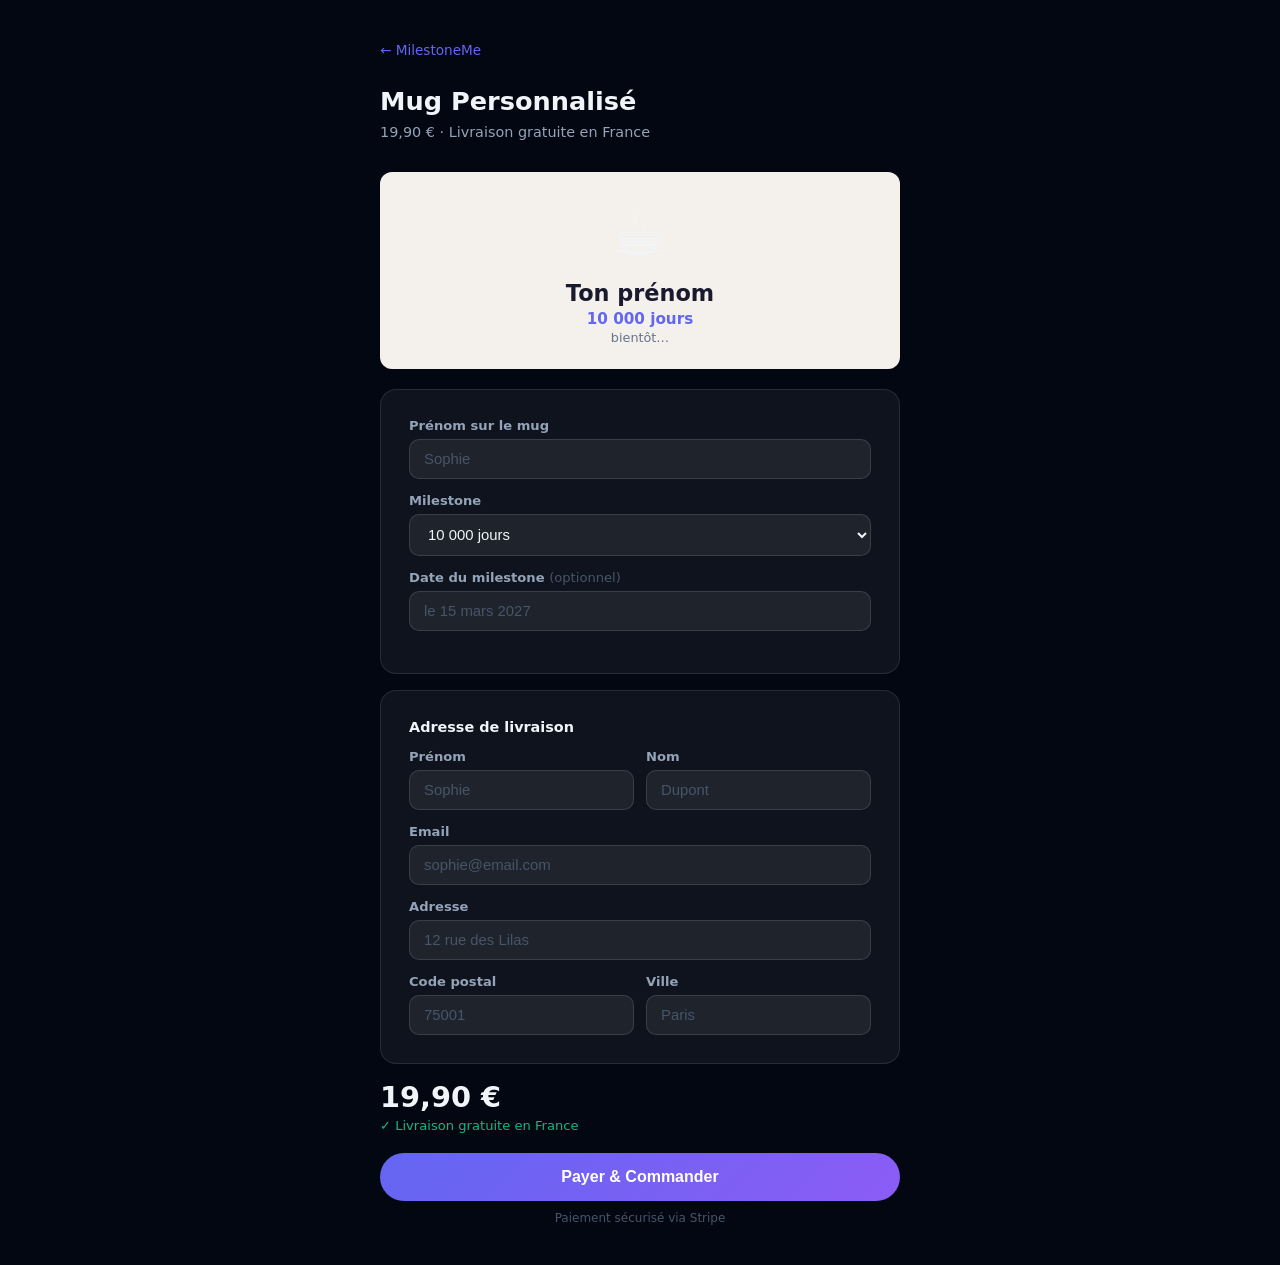
<file: mug-customizer.html>
<!DOCTYPE html>
<html lang="fr">
<head>
  <meta charset="UTF-8">
  <meta name="viewport" content="width=device-width, initial-scale=1.0">
  <title>Mug Personnalisé — MilestoneMe</title>
  <link rel="icon" type="image/svg+xml" href="/favicon.svg">
  <style>
    *, *::before, *::after { box-sizing: border-box; margin: 0; padding: 0; }
    body { font-family: system-ui, sans-serif; background: #030711; color: #F1F5F9; min-height: 100vh; padding: 40px 20px; }
    .wrap { max-width: 520px; margin: 0 auto; }
    h1 { font-size: 1.6rem; margin-bottom: 8px; }
    .sub { color: #94A3B8; font-size: 0.9rem; margin-bottom: 32px; }
    .card { background: rgba(255,255,255,0.05); border: 1px solid rgba(255,255,255,0.10); border-radius: 16px; padding: 28px; margin-bottom: 16px; }
    label { display: block; font-size: 0.82rem; font-weight: 600; color: #94A3B8; margin-bottom: 6px; }
    input, select { width: 100%; padding: 11px 14px; background: rgba(255,255,255,0.07); border: 1px solid rgba(255,255,255,0.12); border-radius: 10px; color: #F1F5F9; font-size: 0.93rem; margin-bottom: 14px; outline: none; }
    input:focus, select:focus { border-color: #6366F1; }
    input::placeholder { color: #475569; }
    select option { background: #0A0818; }
    .row { display: grid; grid-template-columns: 1fr 1fr; gap: 12px; }
    .row input { margin-bottom: 0; }
    .divider { border: none; border-top: 1px solid rgba(255,255,255,0.08); margin: 20px 0; }
    .price { font-size: 1.8rem; font-weight: 700; margin-bottom: 4px; }
    .ship { font-size: 0.82rem; color: #10B981; margin-bottom: 20px; }
    .btn { width: 100%; padding: 15px; background: linear-gradient(135deg, #6366F1, #8B5CF6); color: #fff; border: none; border-radius: 50px; font-size: 1rem; font-weight: 700; cursor: pointer; display: flex; align-items: center; justify-content: center; gap: 8px; }
    .btn:disabled { opacity: 0.6; cursor: not-allowed; }
    .spinner { width: 16px; height: 16px; border: 2px solid rgba(255,255,255,0.3); border-top-color: #fff; border-radius: 50%; animation: spin 0.7s linear infinite; }
    @keyframes spin { to { transform: rotate(360deg); } }
    .hint { text-align: center; font-size: 0.75rem; color: #475569; margin-top: 10px; }
    .back { display: inline-flex; align-items: center; gap: 6px; color: #6366F1; text-decoration: none; font-size: 0.85rem; margin-bottom: 28px; }
    .success { text-align: center; padding: 40px 20px; }
    .success h2 { font-size: 1.4rem; margin: 16px 0 8px; }
    .success p { color: #94A3B8; font-size: 0.9rem; line-height: 1.6; }
    .tag { display: inline-block; margin-top: 16px; padding: 4px 14px; border-radius: 50px; font-size: 0.78rem; font-weight: 600; background: rgba(245,158,11,0.15); border: 1px solid rgba(245,158,11,0.3); color: #F59E0B; }
    .tag.ok { background: rgba(16,185,129,0.12); border-color: rgba(16,185,129,0.3); color: #10B981; }
    .tag.err { background: rgba(244,63,94,0.12); border-color: rgba(244,63,94,0.3); color: #F43F5E; }
    .cancelled { background: rgba(245,158,11,0.10); border: 1px solid rgba(245,158,11,0.25); border-radius: 10px; padding: 12px 16px; font-size: 0.85rem; color: #F59E0B; margin-bottom: 16px; display: none; }
    .mug-preview { background: #F4F1EC; border-radius: 12px; padding: 24px; text-align: center; margin-bottom: 20px; }
    .mug-emoji { font-size: 4rem; display: block; margin-bottom: 10px; }
    .mug-name { font-size: 1.4rem; font-weight: 700; color: #1A1A2E; }
    .mug-ms { font-size: 0.95rem; color: #6366F1; font-weight: 600; margin-top: 4px; }
    .mug-date { font-size: 0.8rem; color: #64748B; margin-top: 2px; }
  </style>
</head>
<body>
  <div class="wrap">
    <a href="/" class="back">← MilestoneMe</a>
    <h1>Mug Personnalisé</h1>
    <p class="sub">19,90 € · Livraison gratuite en France</p>

    <div id="cancelled-msg" class="cancelled">Paiement annulé — ton panier est toujours là.</div>

    <div id="main">
      <!-- Preview mug simple -->
      <div class="mug-preview">
        <span class="mug-emoji">☕</span>
        <div class="mug-name" id="prev-name">Ton prénom</div>
        <div class="mug-ms" id="prev-ms">10 000 jours</div>
        <div class="mug-date" id="prev-date">bientôt…</div>
      </div>

      <div class="card">
        <label>Prénom sur le mug</label>
        <input type="text" id="cust-name" placeholder="Sophie" maxlength="24" oninput="updatePreview()">

        <label>Milestone</label>
        <select id="cust-milestone" onchange="updatePreview()">
          <option>10 000 jours</option>
          <option>1 milliard de secondes</option>
          <option>1 000 semaines</option>
          <option>500 lunaisons</option>
          <option>1 million de minutes</option>
          <option>100 000 heures</option>
        </select>

        <label>Date du milestone <span style="font-weight:400;color:#475569">(optionnel)</span></label>
        <input type="text" id="cust-date" placeholder="le 15 mars 2027" maxlength="40" oninput="updatePreview()">
      </div>

      <div class="card">
        <label style="font-size:0.9rem;color:#F1F5F9;margin-bottom:14px">Adresse de livraison</label>

        <div class="row" style="margin-bottom:14px">
          <div>
            <label>Prénom</label>
            <input type="text" id="addr-first" placeholder="Sophie" autocomplete="given-name">
          </div>
          <div>
            <label>Nom</label>
            <input type="text" id="addr-last" placeholder="Dupont" autocomplete="family-name">
          </div>
        </div>

        <label>Email</label>
        <input type="email" id="addr-email" placeholder="sophie@email.com" autocomplete="email">

        <label>Adresse</label>
        <input type="text" id="addr-street" placeholder="12 rue des Lilas" autocomplete="street-address">

        <div class="row">
          <div>
            <label>Code postal</label>
            <input type="text" id="addr-zip" placeholder="75001" maxlength="10">
          </div>
          <div>
            <label>Ville</label>
            <input type="text" id="addr-city" placeholder="Paris">
          </div>
        </div>
      </div>

      <div class="price">19,90 €</div>
      <div class="ship">✓ Livraison gratuite en France</div>

      <button class="btn" id="order-btn" onclick="submitOrder()">
        <span id="btn-label">Payer &amp; Commander</span>
        <span id="btn-spin" class="spinner" style="display:none"></span>
      </button>
      <p class="hint">Paiement sécurisé via Stripe</p>
    </div>

    <div id="success" style="display:none" class="success">
      <div style="font-size:3rem">✅</div>
      <h2>Commande enregistrée !</h2>
      <p>Ton mug milestone est en cours de préparation.<br>Tu recevras une confirmation par email.</p>
      <div id="success-tag" class="tag">MODE TEST</div>
      <br><br>
      <button class="btn" onclick="resetForm()" style="max-width:240px;margin:0 auto">Commander un autre</button>
    </div>
  </div>

  <script>
    function updatePreview() {
      var n = document.getElementById('cust-name').value || 'Ton prénom';
      var m = document.getElementById('cust-milestone').value;
      var d = document.getElementById('cust-date').value || 'bientôt…';
      document.getElementById('prev-name').textContent = n;
      document.getElementById('prev-ms').textContent   = m;
      document.getElementById('prev-date').textContent = d;
    }

    function req(id) {
      var el = document.getElementById(id);
      if (!el.value.trim()) {
        el.focus(); el.style.borderColor = '#F43F5E';
        setTimeout(function(){ el.style.borderColor = ''; }, 2000);
        return false;
      }
      return true;
    }

    document.addEventListener('DOMContentLoaded', function () {
      var p = new URLSearchParams(location.search);
      if (p.get('success') === '1') { _handleSuccess(p.get('order_id'), p.get('session_id')); return; }
      if (p.get('cancelled') === '1') {
        history.replaceState({}, '', '/mug-customizer');
        document.getElementById('cancelled-msg').style.display = 'block';
      }
    });

    async function submitOrder() {
      if (!req('cust-name') || !req('addr-first') || !req('addr-last') ||
          !req('addr-email') || !req('addr-street') || !req('addr-zip') || !req('addr-city')) return;

      var btn = document.getElementById('order-btn');
      btn.disabled = true;
      document.getElementById('btn-label').textContent = 'Redirection…';
      document.getElementById('btn-spin').style.display = 'block';

      var orderId = 'ms-' + Date.now();
      var data = {
        customerName:  document.getElementById('cust-name').value.trim(),
        milestone:     document.getElementById('cust-milestone').value,
        milestoneDate: document.getElementById('cust-date').value,
        imageBase64:   null,
        address: {
          first_name: document.getElementById('addr-first').value.trim(),
          last_name:  document.getElementById('addr-last').value.trim(),
          email:      document.getElementById('addr-email').value.trim(),
          address1:   document.getElementById('addr-street').value.trim(),
          zip:        document.getElementById('addr-zip').value.trim(),
          city:       document.getElementById('addr-city').value.trim(),
          country:    'FR',
        },
      };
      try { localStorage.setItem('mug_order_' + orderId, JSON.stringify(data)); } catch(e) {}

      try {
        var ctrl = new AbortController();
        setTimeout(function(){ ctrl.abort(); }, 12000);
        var res  = await fetch('/api/checkout', {
          method: 'POST', signal: ctrl.signal,
          headers: { 'Content-Type': 'application/json' },
          body: JSON.stringify({ customerName: data.customerName, milestone: data.milestone, orderId: orderId }),
        });
        var json = await res.json();
        if (json.mock) { await new Promise(r => setTimeout(r, 600)); _handleSuccess(orderId); return; }
        if (json.url)  { window.location.href = json.url; return; }
        throw new Error(json.error || 'Erreur checkout');
      } catch(err) {
        btn.disabled = false;
        document.getElementById('btn-label').textContent = 'Payer & Commander';
        document.getElementById('btn-spin').style.display = 'none';
        alert('Erreur : ' + err.message);
      }
    }

    async function _handleSuccess(orderId, sessionId) {
      document.getElementById('main').style.display    = 'none';
      document.getElementById('success').style.display = 'block';
      history.replaceState({}, '', '/mug-customizer');

      var raw = null;
      try { raw = localStorage.getItem('mug_order_' + orderId); } catch(e) {}
      if (!raw) return;

      var orderData = JSON.parse(raw);
      if (sessionId) orderData.session_id = sessionId;
      var tag = document.getElementById('success-tag');
      tag.textContent = 'Création commande Printify…';

      try {
        var ctrl = new AbortController();
        setTimeout(function(){ ctrl.abort(); }, 40000);
        var res    = await fetch('/api/order', {
          method: 'POST', signal: ctrl.signal,
          headers: { 'Content-Type': 'application/json' },
          body: JSON.stringify(orderData),
        });
        var result = await res.json();
        try { localStorage.removeItem('mug_order_' + orderId); } catch(e) {}
        if (result.id && !result.mock) {
          tag.className = 'tag ok'; tag.textContent = 'Commande Printify #' + result.id;
        } else if (result.error) {
          tag.className = 'tag err'; tag.textContent = 'Erreur Printify : ' + result.error;
        } else {
          tag.textContent = 'MODE TEST — aucune commande réelle';
        }
      } catch(err) {
        tag.className = 'tag err'; tag.textContent = 'Timeout Printify : ' + err.message;
      }
    }

    function resetForm() {
      ['cust-name','cust-date','addr-first','addr-last','addr-email','addr-street','addr-zip','addr-city']
        .forEach(function(id){ var el = document.getElementById(id); if(el) el.value=''; });
      document.getElementById('cust-milestone').selectedIndex = 0;
      document.getElementById('order-btn').disabled = false;
      document.getElementById('btn-label').textContent = 'Payer & Commander';
      document.getElementById('btn-spin').style.display = 'none';
      document.getElementById('success').style.display  = 'none';
      document.getElementById('main').style.display     = 'block';
      updatePreview();
    }
  </script>
</body>
</html>
</file>
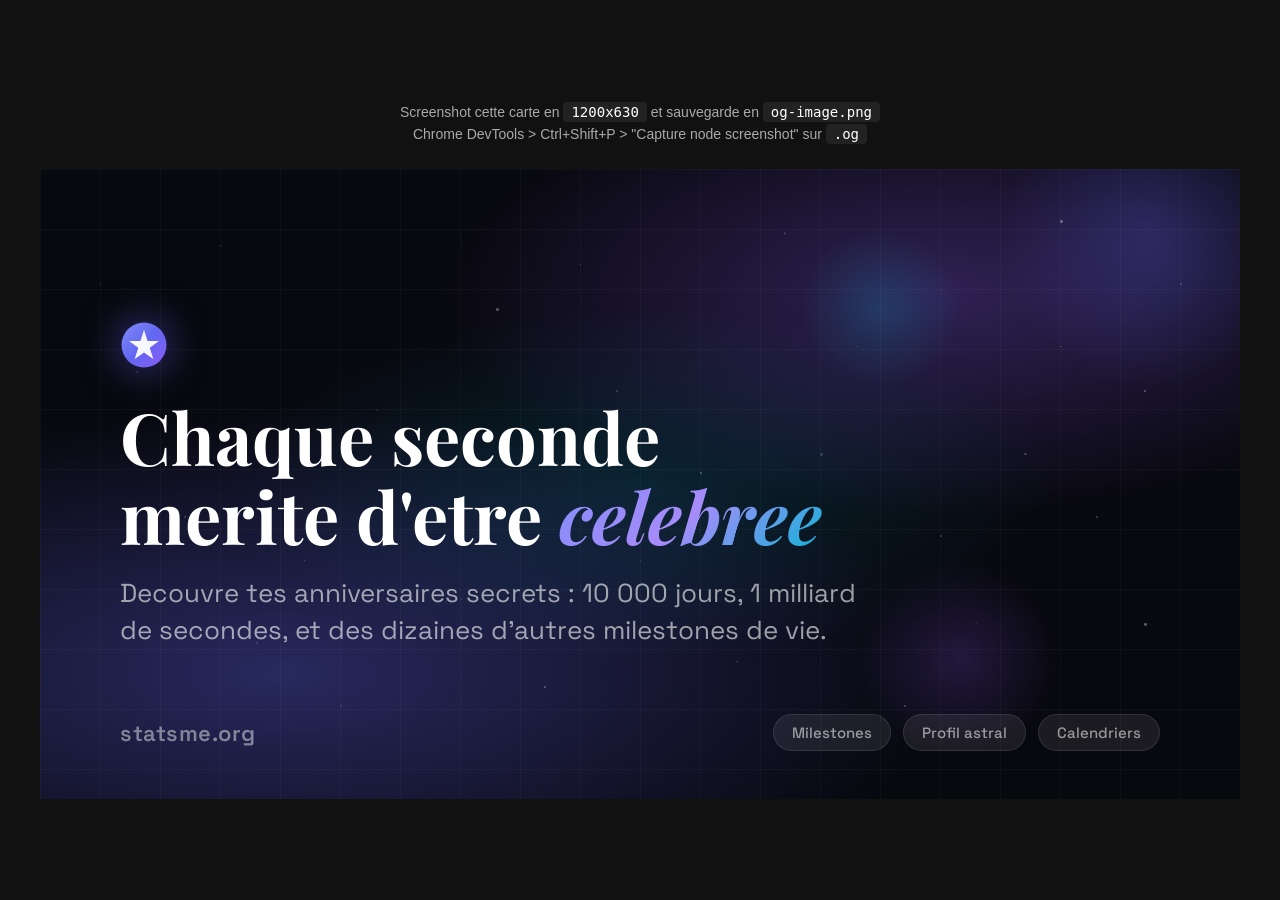
<file: og-generator.html>
<!DOCTYPE html>
<html lang="fr">
<head>
  <meta charset="UTF-8">
  <meta name="viewport" content="width=1200">
  <title>OG Image Generator — MilestoneMe</title>
  <link href="https://fonts.googleapis.com/css2?family=Playfair+Display:wght@700&family=Space+Grotesk:wght@400;600&display=swap" rel="stylesheet">
  <style>
    * { margin: 0; padding: 0; box-sizing: border-box; }
    body { background: #111; display: flex; flex-direction: column; align-items: center; justify-content: center; min-height: 100vh; font-family: sans-serif; color: #aaa; }
    .instructions { margin-bottom: 24px; text-align: center; font-size: 14px; line-height: 1.6; }
    .instructions code { background: #222; padding: 2px 8px; border-radius: 4px; color: #fff; }

    /* === OG IMAGE CARD === */
    .og {
      width: 1200px;
      height: 630px;
      position: relative;
      overflow: hidden;
      background: #08080f;
      font-family: 'Space Grotesk', sans-serif;
    }

    /* Gradient background */
    .og::before {
      content: '';
      position: absolute;
      inset: 0;
      background:
        radial-gradient(ellipse 80% 60% at 20% 80%, rgba(99,102,241,0.35) 0%, transparent 70%),
        radial-gradient(ellipse 60% 50% at 75% 20%, rgba(139,92,246,0.30) 0%, transparent 70%),
        radial-gradient(ellipse 50% 40% at 50% 50%, rgba(6,182,212,0.15) 0%, transparent 70%);
    }

    /* Subtle grid pattern */
    .og::after {
      content: '';
      position: absolute;
      inset: 0;
      background-image:
        linear-gradient(rgba(255,255,255,0.03) 1px, transparent 1px),
        linear-gradient(90deg, rgba(255,255,255,0.03) 1px, transparent 1px);
      background-size: 60px 60px;
    }

    .og-content {
      position: relative;
      z-index: 1;
      height: 100%;
      display: flex;
      flex-direction: column;
      justify-content: center;
      padding: 60px 80px;
    }

    /* Star icon */
    .og-star {
      width: 48px;
      height: 48px;
      margin-bottom: 28px;
      filter: drop-shadow(0 0 20px rgba(99,102,241,0.6));
    }

    .og-title {
      font-family: 'Playfair Display', serif;
      font-size: 72px;
      font-weight: 700;
      color: #fff;
      line-height: 1.1;
      margin-bottom: 20px;
      max-width: 900px;
    }
    .og-title em {
      font-style: italic;
      background: linear-gradient(135deg, #818cf8, #a78bfa, #06b6d4);
      -webkit-background-clip: text;
      -webkit-text-fill-color: transparent;
      background-clip: text;
    }

    .og-sub {
      font-size: 26px;
      color: rgba(255,255,255,0.6);
      font-weight: 400;
      max-width: 750px;
      line-height: 1.4;
    }

    /* Bottom bar */
    .og-bottom {
      position: absolute;
      bottom: 48px;
      left: 80px;
      right: 80px;
      display: flex;
      align-items: center;
      justify-content: space-between;
      z-index: 1;
    }

    .og-domain {
      font-size: 22px;
      font-weight: 600;
      color: rgba(255,255,255,0.45);
      letter-spacing: 0.5px;
    }

    .og-tags {
      display: flex;
      gap: 12px;
    }
    .og-tag {
      padding: 8px 18px;
      border-radius: 100px;
      background: rgba(255,255,255,0.08);
      border: 1px solid rgba(255,255,255,0.1);
      color: rgba(255,255,255,0.55);
      font-size: 15px;
      font-weight: 500;
    }

    /* Decorative floating elements */
    .og-orb {
      position: absolute;
      border-radius: 50%;
      z-index: 0;
    }
    .og-orb--1 {
      width: 300px; height: 300px;
      top: -80px; right: -60px;
      background: radial-gradient(circle, rgba(99,102,241,0.25) 0%, transparent 70%);
    }
    .og-orb--2 {
      width: 200px; height: 200px;
      bottom: 40px; right: 180px;
      background: radial-gradient(circle, rgba(139,92,246,0.20) 0%, transparent 70%);
    }
    .og-orb--3 {
      width: 160px; height: 160px;
      top: 60px; right: 280px;
      background: radial-gradient(circle, rgba(6,182,212,0.18) 0%, transparent 70%);
    }

    /* Stars decoration */
    .og-stars {
      position: absolute;
      inset: 0;
      z-index: 0;
    }
    .og-star-dot {
      position: absolute;
      width: 2px;
      height: 2px;
      background: rgba(255,255,255,0.5);
      border-radius: 50%;
    }
  </style>
</head>
<body>

<div class="instructions">
  Screenshot cette carte en <code>1200x630</code> et sauvegarde en <code>og-image.png</code><br>
  Chrome DevTools > Ctrl+Shift+P > "Capture node screenshot" sur <code>.og</code>
</div>

<div class="og">
  <!-- Decorative orbs -->
  <div class="og-orb og-orb--1"></div>
  <div class="og-orb og-orb--2"></div>
  <div class="og-orb og-orb--3"></div>

  <!-- Stars -->
  <div class="og-stars" id="og-stars"></div>

  <div class="og-content">
    <!-- Star icon -->
    <svg class="og-star" viewBox="0 0 64 64" fill="none">
      <defs>
        <linearGradient id="sg" x1="0%" y1="0%" x2="100%" y2="100%">
          <stop offset="0%" stop-color="#818cf8"/>
          <stop offset="50%" stop-color="#6366f1"/>
          <stop offset="100%" stop-color="#8b5cf6"/>
        </linearGradient>
      </defs>
      <circle cx="32" cy="32" r="30" fill="url(#sg)"/>
      <path d="M32 12l4.8 14.8H52l-12.4 9 4.8 14.8L32 42l-12.4 8.6 4.8-14.8L12 26.8h15.2z" fill="white" opacity="0.95"/>
    </svg>

    <h1 class="og-title">
      Chaque seconde<br>
      merite d'etre <em>celebree</em>
    </h1>

    <p class="og-sub">
      Decouvre tes anniversaires secrets : 10 000 jours,
      1 milliard de secondes, et des dizaines d'autres milestones de vie.
    </p>
  </div>

  <div class="og-bottom">
    <span class="og-domain">statsme.org</span>
    <div class="og-tags">
      <span class="og-tag">Milestones</span>
      <span class="og-tag">Profil astral</span>
      <span class="og-tag">Calendriers</span>
    </div>
  </div>
</div>

<script>
  // Generate decorative star dots
  const container = document.getElementById('og-stars');
  const positions = [
    [15,12],[85,8],[92,35],[78,72],[25,85],[45,15],[68,28],
    [12,55],[55,48],[88,55],[35,68],[72,85],[8,32],[95,18],
    [42,82],[18,75],[62,10],[50,62],[82,45],[28,38],
    [38,22],[75,58],[15,42],[58,78],[92,72],[5,18],[48,35],
    [65,45],[22,62],[85,28]
  ];
  positions.forEach(([x, y]) => {
    const dot = document.createElement('div');
    dot.className = 'og-star-dot';
    const size = 1 + Math.random() * 2;
    const opacity = 0.2 + Math.random() * 0.5;
    dot.style.cssText = `left:${x}%;top:${y}%;width:${size}px;height:${size}px;opacity:${opacity}`;
    container.appendChild(dot);
  });
</script>

</body>
</html>
</file>
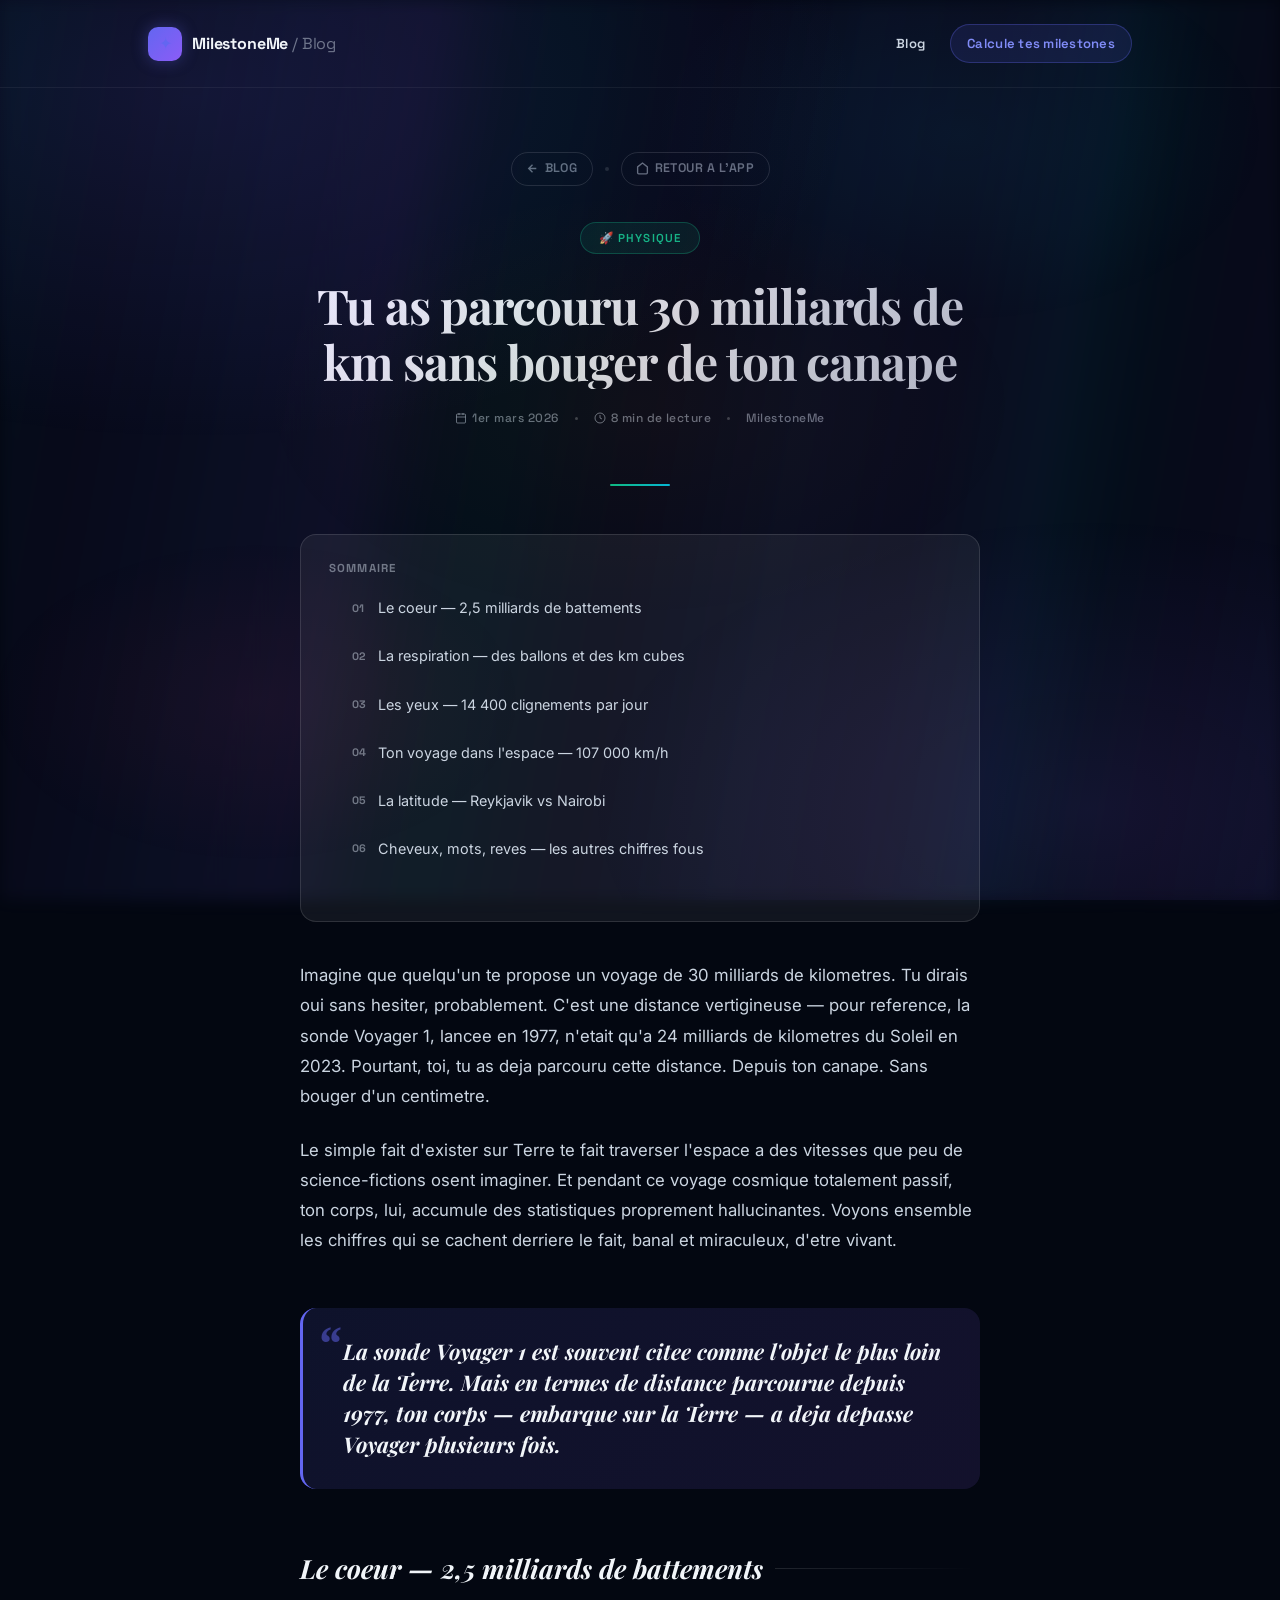
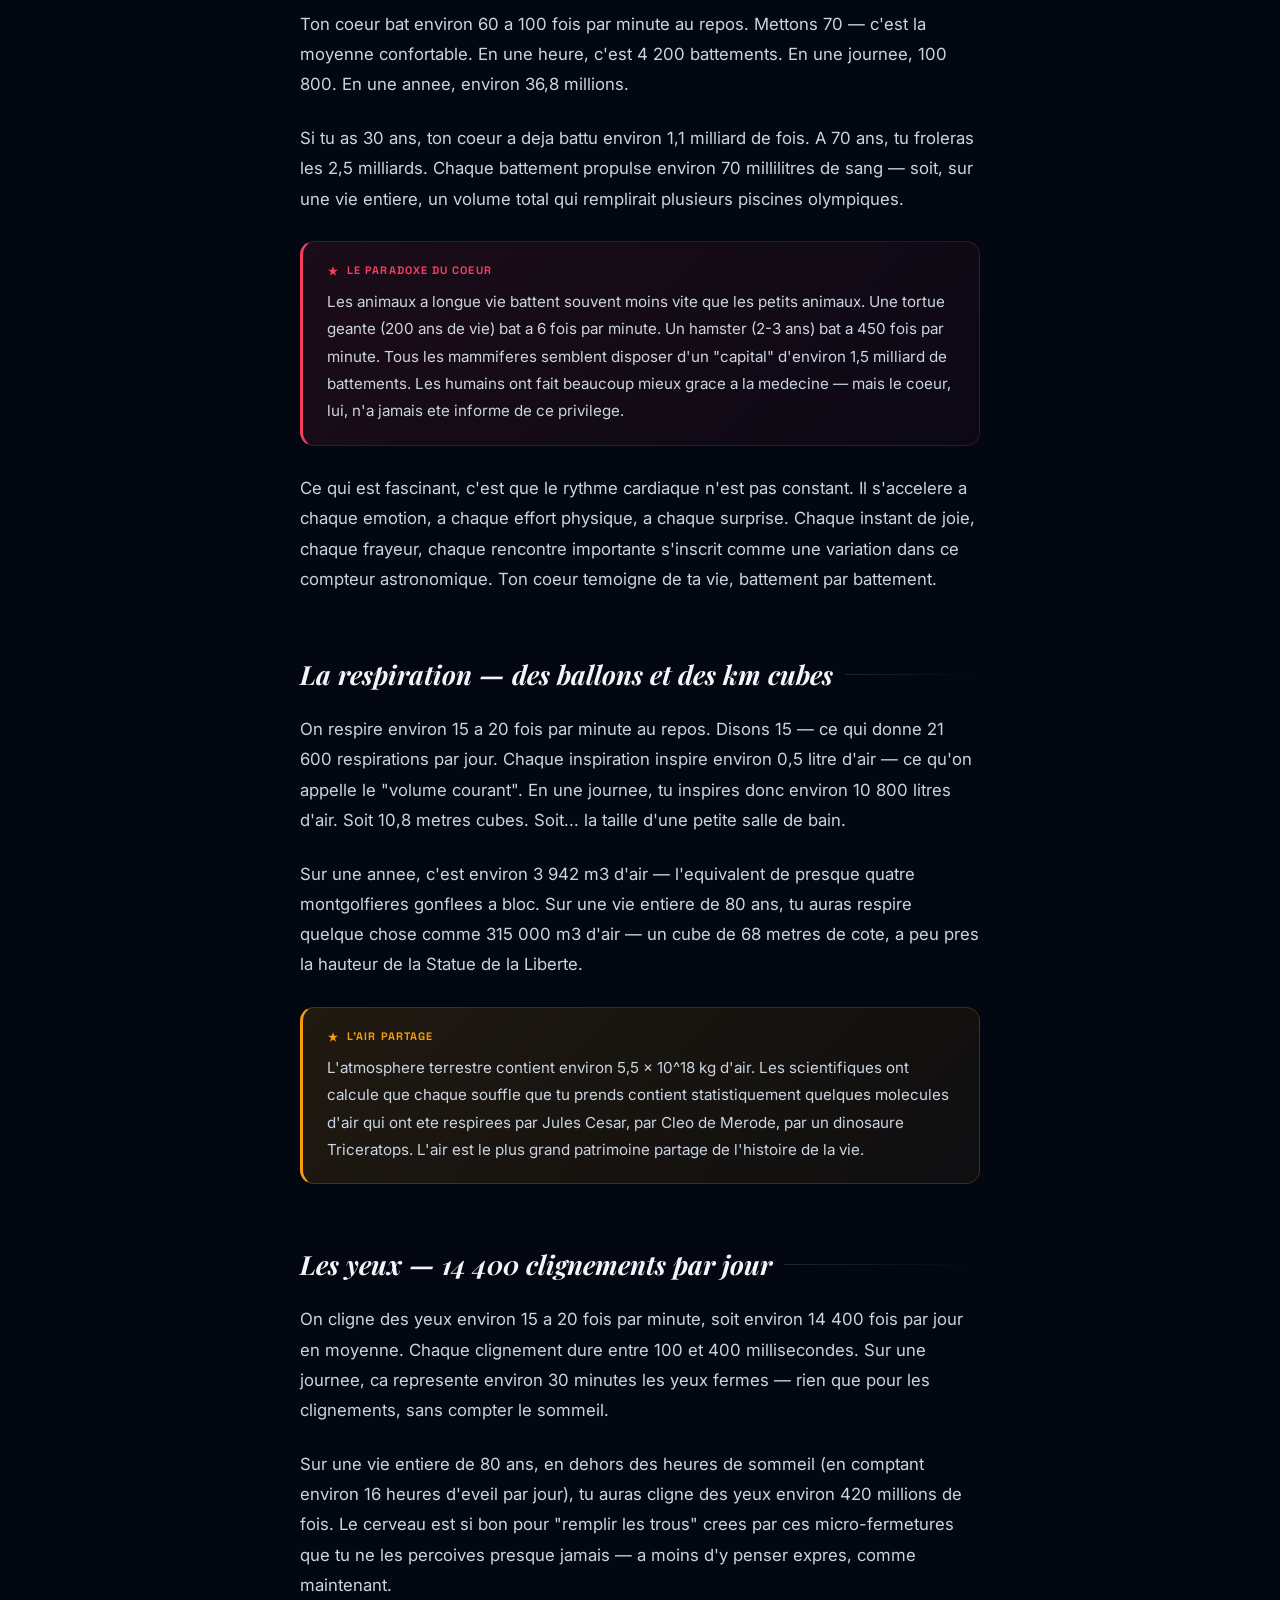
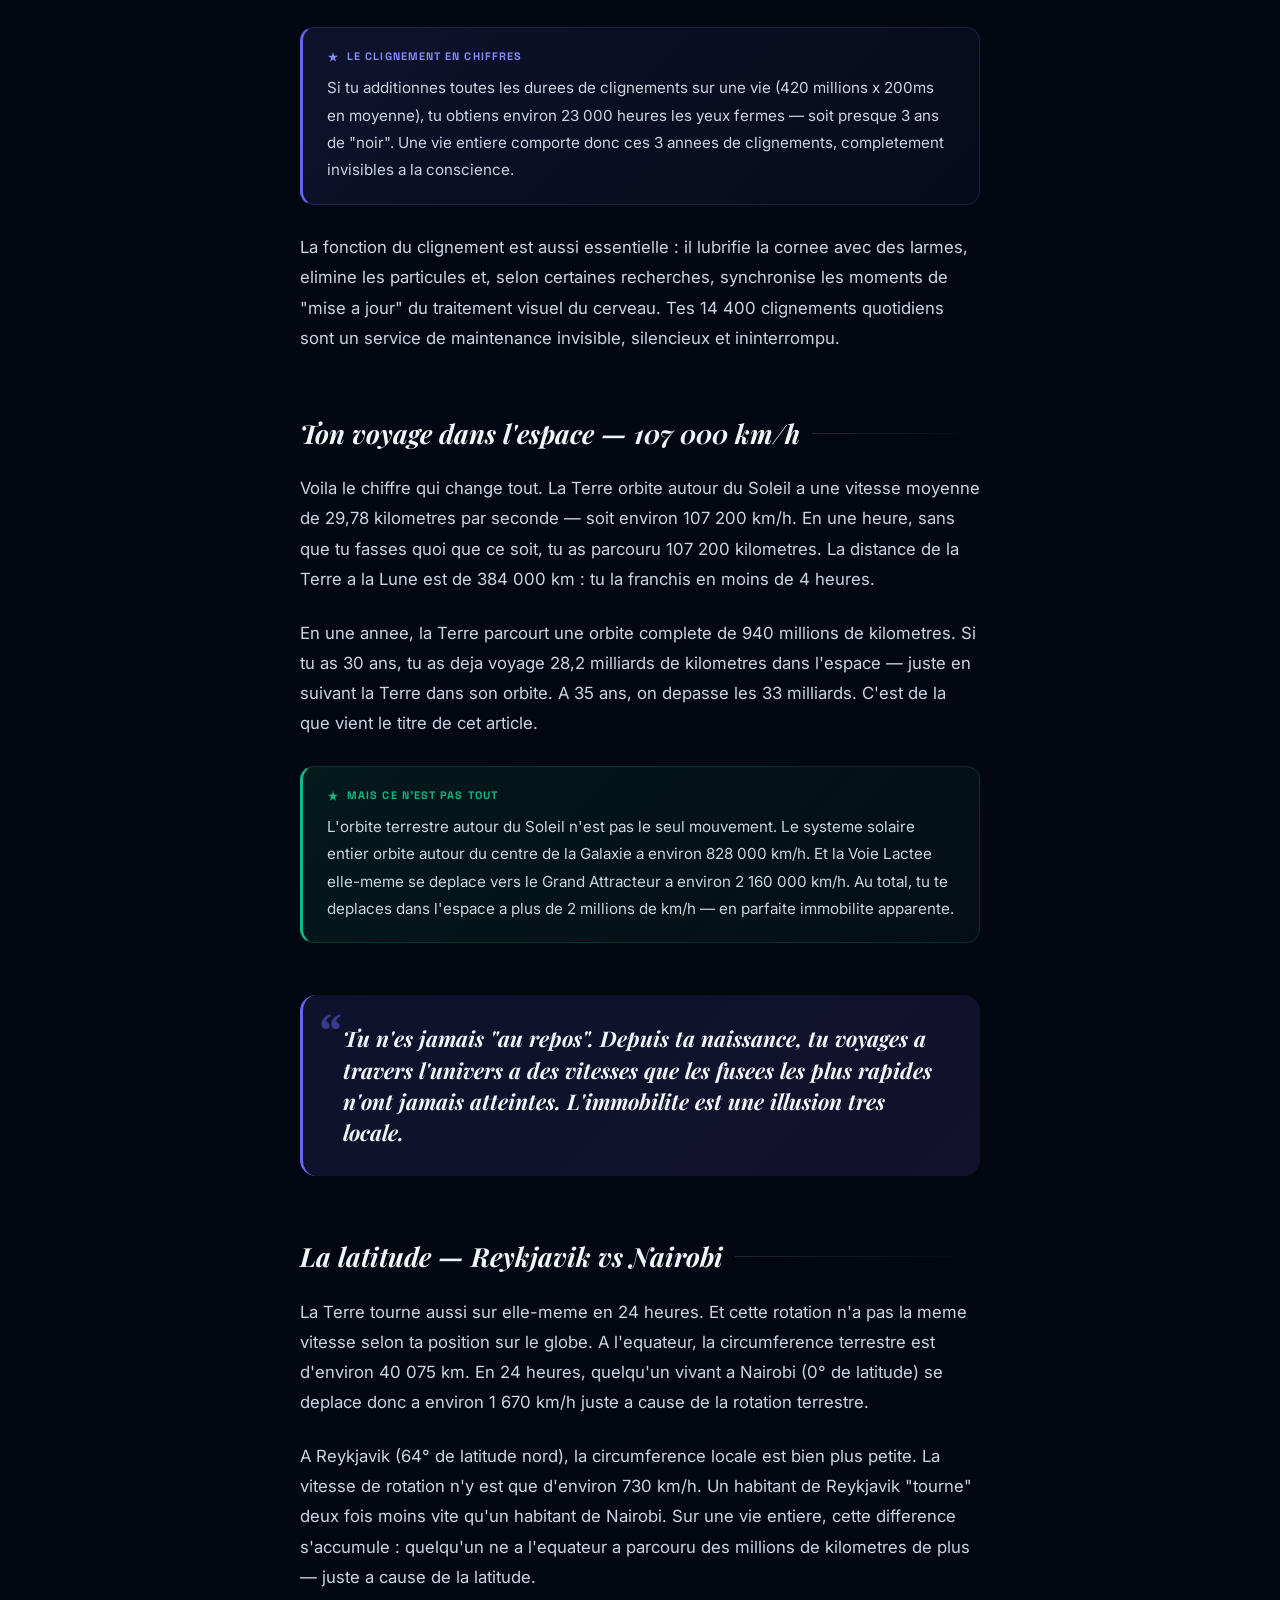
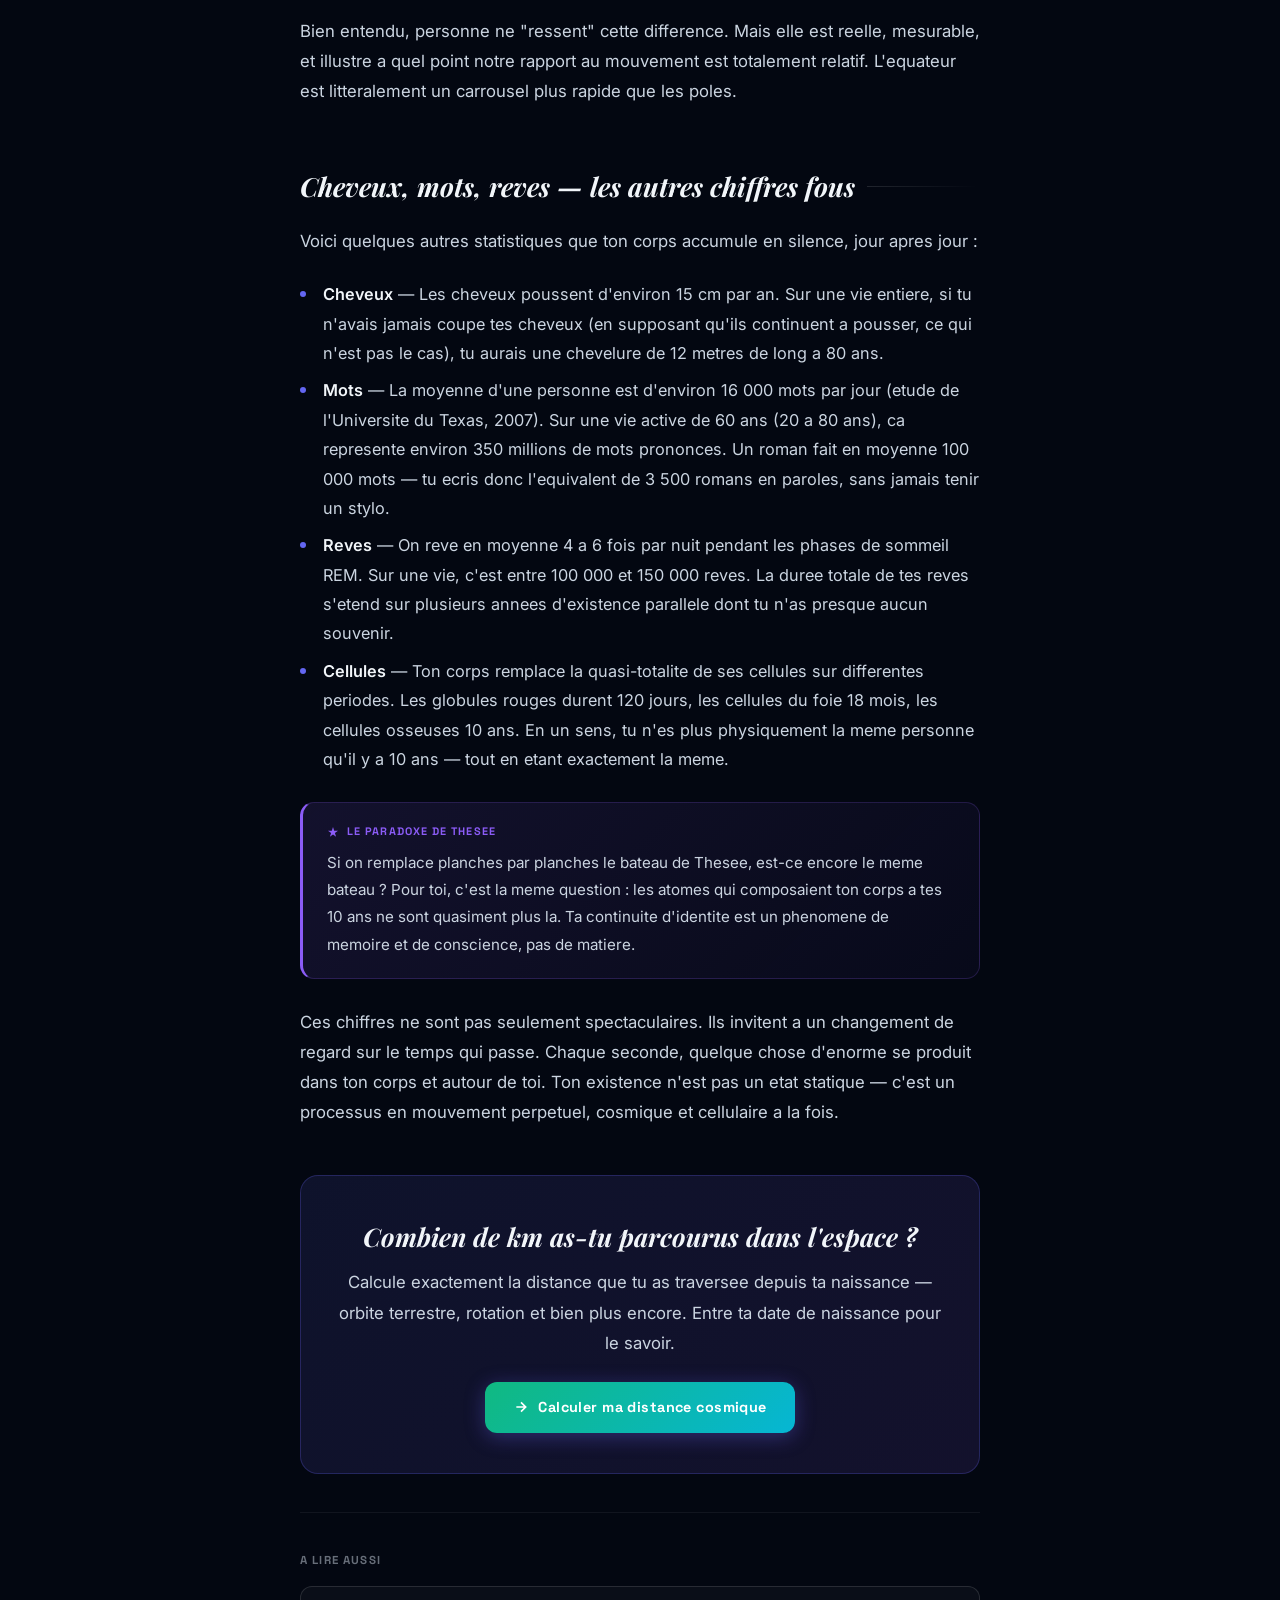
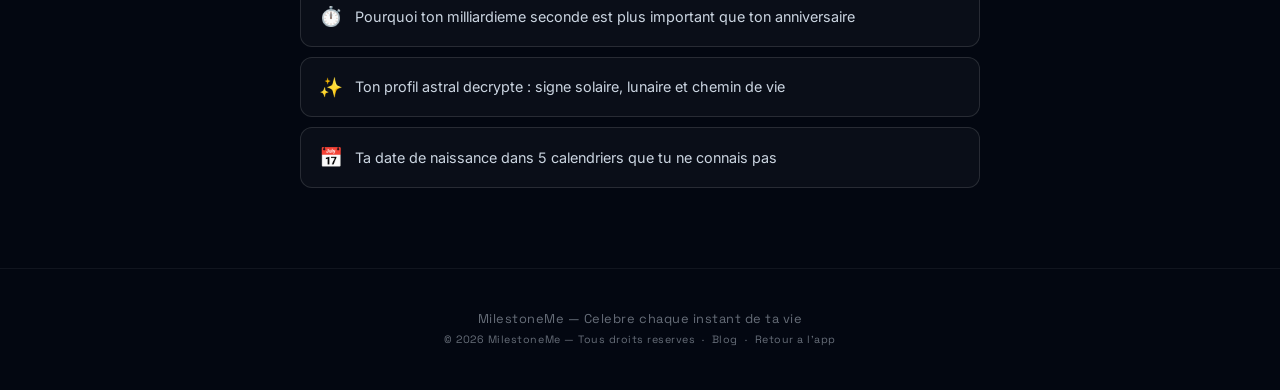
<file: blog/30-milliards-km.html>
<!DOCTYPE html>
<html lang="fr">
<head>
  <meta charset="UTF-8">
  <meta name="viewport" content="width=device-width, initial-scale=1.0">
  <title>Tu as parcouru 30 milliards de km sans bouger de ton canape — MilestoneMe Blog</title>
  <meta name="description" content="Pendant que tu lis ces lignes, ton coeur bat, tu respires, et tu traverses l'espace a 107 000 km/h. Les chiffres fous qui se cachent derriere le simple fait d'exister.">
  <link rel="canonical" href="https://statsme.org/blog/30-milliards-km.html">
  <meta property="og:type" content="article">
  <meta property="og:title" content="Tu as parcouru 30 milliards de km sans bouger de ton canape">
  <meta property="og:description" content="Tu traverses l'espace a 107 000 km/h. Les chiffres fous qui se cachent derriere le simple fait d'exister.">
  <meta property="og:url" content="https://statsme.org/blog/30-milliards-km.html">
  <meta property="og:image" content="https://statsme.org/img/og-image.jpg">
  <meta property="og:locale" content="fr_FR">
  <meta property="og:site_name" content="MilestoneMe">
  <meta name="twitter:card" content="summary_large_image">
  <meta name="twitter:title" content="Tu as parcouru 30 milliards de km sans bouger de ton canape">
  <meta name="twitter:description" content="Tu traverses l'espace a 107 000 km/h. Les chiffres fous qui se cachent derriere le simple fait d'exister.">
  <meta name="twitter:image" content="https://statsme.org/img/og-image.jpg">
  <link rel="icon" type="image/svg+xml" href="/favicon.svg">
  <link rel="preconnect" href="https://fonts.googleapis.com">
  <link rel="preconnect" href="https://fonts.gstatic.com" crossorigin>
  <link href="https://fonts.googleapis.com/css2?family=Playfair+Display:ital,wght@0,400;0,700;1,400;1,700&family=Space+Grotesk:wght@300;400;500;600;700&family=Inter:wght@300;400;500;600;700&display=swap" rel="stylesheet">
  <link rel="stylesheet" href="style.css">
  <!-- Theme: forced dark mode -->
  <script>document.documentElement.setAttribute('data-theme', 'dark');</script>
</head>
<body>

<div class="aurora-layer" aria-hidden="true"></div>


<header class="site-header">
  <div class="wrap">
    <div class="site-header-inner">
      <a href="../index.html" class="site-logo" aria-label="MilestoneMe — retour a l'accueil">
        <div class="site-logo-mark" aria-hidden="true">✦</div>
        <div class="site-logo-text">MilestoneMe <span>/ Blog</span></div>
      </a>
      <nav class="site-nav" aria-label="Navigation">
        <a href="index.html" class="nav-link">Blog</a>
        <a href="../index.html" class="nav-link nav-link--cta">Calcule tes milestones</a>
      </nav>
    </div>
  </div>
</header>

<main>

  <div class="article-hero">
    <div class="article-back-row">
      <a href="index.html" class="back-link">
        <svg width="13" height="13" viewBox="0 0 24 24" fill="none" stroke="currentColor" stroke-width="2.5" aria-hidden="true">
          <path d="M19 12H5M12 5l-7 7 7 7"/>
        </svg>
        Blog
      </a>
      <span class="back-sep" aria-hidden="true"></span>
      <a href="../index.html" class="back-link">
        <svg width="13" height="13" viewBox="0 0 24 24" fill="none" stroke="currentColor" stroke-width="2.5" aria-hidden="true">
          <path d="M3 9l9-7 9 7v11a2 2 0 0 1-2 2H5a2 2 0 0 1-2-2z"/>
        </svg>
        Retour a l'app
      </a>
    </div>

    <div class="article-tag" style="background:rgba(16,185,129,0.10);border-color:rgba(16,185,129,0.30);color:var(--emerald);">🚀 Physique</div>

    <h1 class="article-title">
      Tu as parcouru 30 milliards de km sans bouger de ton canape
    </h1>

    <div class="article-meta">
      <span class="article-meta-item">
        <svg width="12" height="12" viewBox="0 0 24 24" fill="none" stroke="currentColor" stroke-width="2" aria-hidden="true">
          <rect x="3" y="4" width="18" height="18" rx="2"/><line x1="16" y1="2" x2="16" y2="6"/><line x1="8" y1="2" x2="8" y2="6"/><line x1="3" y1="10" x2="21" y2="10"/>
        </svg>
        1er mars 2026
      </span>
      <span class="article-meta-sep" aria-hidden="true"></span>
      <span class="article-meta-item">
        <svg width="12" height="12" viewBox="0 0 24 24" fill="none" stroke="currentColor" stroke-width="2" aria-hidden="true">
          <circle cx="12" cy="12" r="10"/><polyline points="12 6 12 12 16 14"/>
        </svg>
        8 min de lecture
      </span>
      <span class="article-meta-sep" aria-hidden="true"></span>
      <span class="article-meta-item">MilestoneMe</span>
    </div>
  </div>

  <div class="wrap">
    <div class="article-divider" style="background:linear-gradient(90deg, var(--emerald), var(--cyan));"></div>
  </div>

  <article class="article-body">

    <nav class="toc" aria-label="Sommaire">
      <div class="toc-title">Sommaire</div>
      <ol class="toc-list">
        <li><a href="#coeur"><span class="toc-num">01</span>Le coeur — 2,5 milliards de battements</a></li>
        <li><a href="#respiration"><span class="toc-num">02</span>La respiration — des ballons et des km cubes</a></li>
        <li><a href="#yeux"><span class="toc-num">03</span>Les yeux — 14 400 clignements par jour</a></li>
        <li><a href="#espace"><span class="toc-num">04</span>Ton voyage dans l'espace — 107 000 km/h</a></li>
        <li><a href="#latitude"><span class="toc-num">05</span>La latitude — Reykjavik vs Nairobi</a></li>
        <li><a href="#divers"><span class="toc-num">06</span>Cheveux, mots, reves — les autres chiffres fous</a></li>
      </ol>
    </nav>

    <p>
      Imagine que quelqu'un te propose un voyage de 30 milliards de kilometres. Tu dirais oui sans hesiter, probablement. C'est une distance vertigineuse — pour reference, la sonde Voyager 1, lancee en 1977, n'etait qu'a 24 milliards de kilometres du Soleil en 2023. Pourtant, toi, tu as deja parcouru cette distance. Depuis ton canape. Sans bouger d'un centimetre.
    </p>

    <p>
      Le simple fait d'exister sur Terre te fait traverser l'espace a des vitesses que peu de science-fictions osent imaginer. Et pendant ce voyage cosmique totalement passif, ton corps, lui, accumule des statistiques proprement hallucinantes. Voyons ensemble les chiffres qui se cachent derriere le fait, banal et miraculeux, d'etre vivant.
    </p>

    <blockquote class="pull-quote">
      La sonde Voyager 1 est souvent citee comme l'objet le plus loin de la Terre. Mais en termes de distance parcourue depuis 1977, ton corps — embarque sur la Terre — a deja depasse Voyager plusieurs fois.
    </blockquote>

    <h2 id="coeur">Le coeur — 2,5 milliards de battements</h2>

    <p>
      Ton coeur bat environ 60 a 100 fois par minute au repos. Mettons 70 — c'est la moyenne confortable. En une heure, c'est 4 200 battements. En une journee, 100 800. En une annee, environ 36,8 millions.
    </p>

    <p>
      Si tu as 30 ans, ton coeur a deja battu environ 1,1 milliard de fois. A 70 ans, tu froleras les 2,5 milliards. Chaque battement propulse environ 70 millilitres de sang — soit, sur une vie entiere, un volume total qui remplirait plusieurs piscines olympiques.
    </p>

    <div class="fun-fact fun-fact--rose">
      <div class="fun-fact-label">
        <svg width="12" height="12" viewBox="0 0 24 24" fill="currentColor" aria-hidden="true"><path d="M12 2l2.4 7.4H22l-6.2 4.5 2.4 7.4L12 17l-6.2 4.3 2.4-7.4L2 9.4h7.6z"/></svg>
        Le paradoxe du coeur
      </div>
      <p>Les animaux a longue vie battent souvent moins vite que les petits animaux. Une tortue geante (200 ans de vie) bat a 6 fois par minute. Un hamster (2-3 ans) bat a 450 fois par minute. Tous les mammiferes semblent disposer d'un "capital" d'environ 1,5 milliard de battements. Les humains ont fait beaucoup mieux grace a la medecine — mais le coeur, lui, n'a jamais ete informe de ce privilege.</p>
    </div>

    <p>
      Ce qui est fascinant, c'est que le rythme cardiaque n'est pas constant. Il s'accelere a chaque emotion, a chaque effort physique, a chaque surprise. Chaque instant de joie, chaque frayeur, chaque rencontre importante s'inscrit comme une variation dans ce compteur astronomique. Ton coeur temoigne de ta vie, battement par battement.
    </p>

    <h2 id="respiration">La respiration — des ballons et des km cubes</h2>

    <p>
      On respire environ 15 a 20 fois par minute au repos. Disons 15 — ce qui donne 21 600 respirations par jour. Chaque inspiration inspire environ 0,5 litre d'air — ce qu'on appelle le "volume courant". En une journee, tu inspires donc environ 10 800 litres d'air. Soit 10,8 metres cubes. Soit... la taille d'une petite salle de bain.
    </p>

    <p>
      Sur une annee, c'est environ 3 942 m3 d'air — l'equivalent de presque quatre montgolfieres gonflees a bloc. Sur une vie entiere de 80 ans, tu auras respire quelque chose comme 315 000 m3 d'air — un cube de 68 metres de cote, a peu pres la hauteur de la Statue de la Liberte.
    </p>

    <div class="fun-fact">
      <div class="fun-fact-label">
        <svg width="12" height="12" viewBox="0 0 24 24" fill="currentColor" aria-hidden="true"><path d="M12 2l2.4 7.4H22l-6.2 4.5 2.4 7.4L12 17l-6.2 4.3 2.4-7.4L2 9.4h7.6z"/></svg>
        L'air partage
      </div>
      <p>L'atmosphere terrestre contient environ 5,5 x 10^18 kg d'air. Les scientifiques ont calcule que chaque souffle que tu prends contient statistiquement quelques molecules d'air qui ont ete respirees par Jules Cesar, par Cleo de Merode, par un dinosaure Triceratops. L'air est le plus grand patrimoine partage de l'histoire de la vie.</p>
    </div>

    <h2 id="yeux">Les yeux — 14 400 clignements par jour</h2>

    <p>
      On cligne des yeux environ 15 a 20 fois par minute, soit environ 14 400 fois par jour en moyenne. Chaque clignement dure entre 100 et 400 millisecondes. Sur une journee, ca represente environ 30 minutes les yeux fermes — rien que pour les clignements, sans compter le sommeil.
    </p>

    <p>
      Sur une vie entiere de 80 ans, en dehors des heures de sommeil (en comptant environ 16 heures d'eveil par jour), tu auras cligne des yeux environ 420 millions de fois. Le cerveau est si bon pour "remplir les trous" crees par ces micro-fermetures que tu ne les percoives presque jamais — a moins d'y penser expres, comme maintenant.
    </p>

    <div class="fun-fact fun-fact--indigo">
      <div class="fun-fact-label">
        <svg width="12" height="12" viewBox="0 0 24 24" fill="currentColor" aria-hidden="true"><path d="M12 2l2.4 7.4H22l-6.2 4.5 2.4 7.4L12 17l-6.2 4.3 2.4-7.4L2 9.4h7.6z"/></svg>
        Le clignement en chiffres
      </div>
      <p>Si tu additionnes toutes les durees de clignements sur une vie (420 millions x 200ms en moyenne), tu obtiens environ 23 000 heures les yeux fermes — soit presque 3 ans de "noir". Une vie entiere comporte donc ces 3 annees de clignements, completement invisibles a la conscience.</p>
    </div>

    <p>
      La fonction du clignement est aussi essentielle : il lubrifie la cornee avec des larmes, elimine les particules et, selon certaines recherches, synchronise les moments de "mise a jour" du traitement visuel du cerveau. Tes 14 400 clignements quotidiens sont un service de maintenance invisible, silencieux et ininterrompu.
    </p>

    <h2 id="espace">Ton voyage dans l'espace — 107 000 km/h</h2>

    <p>
      Voila le chiffre qui change tout. La Terre orbite autour du Soleil a une vitesse moyenne de 29,78 kilometres par seconde — soit environ 107 200 km/h. En une heure, sans que tu fasses quoi que ce soit, tu as parcouru 107 200 kilometres. La distance de la Terre a la Lune est de 384 000 km : tu la franchis en moins de 4 heures.
    </p>

    <p>
      En une annee, la Terre parcourt une orbite complete de 940 millions de kilometres. Si tu as 30 ans, tu as deja voyage 28,2 milliards de kilometres dans l'espace — juste en suivant la Terre dans son orbite. A 35 ans, on depasse les 33 milliards. C'est de la que vient le titre de cet article.
    </p>

    <div class="fun-fact fun-fact--emerald">
      <div class="fun-fact-label">
        <svg width="12" height="12" viewBox="0 0 24 24" fill="currentColor" aria-hidden="true"><path d="M12 2l2.4 7.4H22l-6.2 4.5 2.4 7.4L12 17l-6.2 4.3 2.4-7.4L2 9.4h7.6z"/></svg>
        Mais ce n'est pas tout
      </div>
      <p>L'orbite terrestre autour du Soleil n'est pas le seul mouvement. Le systeme solaire entier orbite autour du centre de la Galaxie a environ 828 000 km/h. Et la Voie Lactee elle-meme se deplace vers le Grand Attracteur a environ 2 160 000 km/h. Au total, tu te deplaces dans l'espace a plus de 2 millions de km/h — en parfaite immobilite apparente.</p>
    </div>

    <blockquote class="pull-quote">
      Tu n'es jamais "au repos". Depuis ta naissance, tu voyages a travers l'univers a des vitesses que les fusees les plus rapides n'ont jamais atteintes. L'immobilite est une illusion tres locale.
    </blockquote>

    <h2 id="latitude">La latitude — Reykjavik vs Nairobi</h2>

    <p>
      La Terre tourne aussi sur elle-meme en 24 heures. Et cette rotation n'a pas la meme vitesse selon ta position sur le globe. A l'equateur, la circumference terrestre est d'environ 40 075 km. En 24 heures, quelqu'un vivant a Nairobi (0° de latitude) se deplace donc a environ 1 670 km/h juste a cause de la rotation terrestre.
    </p>

    <p>
      A Reykjavik (64° de latitude nord), la circumference locale est bien plus petite. La vitesse de rotation n'y est que d'environ 730 km/h. Un habitant de Reykjavik "tourne" deux fois moins vite qu'un habitant de Nairobi. Sur une vie entiere, cette difference s'accumule : quelqu'un ne a l'equateur a parcouru des millions de kilometres de plus — juste a cause de la latitude.
    </p>

    <p>
      Bien entendu, personne ne "ressent" cette difference. Mais elle est reelle, mesurable, et illustre a quel point notre rapport au mouvement est totalement relatif. L'equateur est litteralement un carrousel plus rapide que les poles.
    </p>

    <h2 id="divers">Cheveux, mots, reves — les autres chiffres fous</h2>

    <p>
      Voici quelques autres statistiques que ton corps accumule en silence, jour apres jour :
    </p>

    <ul>
      <li><strong>Cheveux</strong> — Les cheveux poussent d'environ 15 cm par an. Sur une vie entiere, si tu n'avais jamais coupe tes cheveux (en supposant qu'ils continuent a pousser, ce qui n'est pas le cas), tu aurais une chevelure de 12 metres de long a 80 ans.</li>
      <li><strong>Mots</strong> — La moyenne d'une personne est d'environ 16 000 mots par jour (etude de l'Universite du Texas, 2007). Sur une vie active de 60 ans (20 a 80 ans), ca represente environ 350 millions de mots prononces. Un roman fait en moyenne 100 000 mots — tu ecris donc l'equivalent de 3 500 romans en paroles, sans jamais tenir un stylo.</li>
      <li><strong>Reves</strong> — On reve en moyenne 4 a 6 fois par nuit pendant les phases de sommeil REM. Sur une vie, c'est entre 100 000 et 150 000 reves. La duree totale de tes reves s'etend sur plusieurs annees d'existence parallele dont tu n'as presque aucun souvenir.</li>
      <li><strong>Cellules</strong> — Ton corps remplace la quasi-totalite de ses cellules sur differentes periodes. Les globules rouges durent 120 jours, les cellules du foie 18 mois, les cellules osseuses 10 ans. En un sens, tu n'es plus physiquement la meme personne qu'il y a 10 ans — tout en etant exactement la meme.</li>
    </ul>

    <div class="fun-fact fun-fact--violet">
      <div class="fun-fact-label">
        <svg width="12" height="12" viewBox="0 0 24 24" fill="currentColor" aria-hidden="true"><path d="M12 2l2.4 7.4H22l-6.2 4.5 2.4 7.4L12 17l-6.2 4.3 2.4-7.4L2 9.4h7.6z"/></svg>
        Le paradoxe de Thesee
      </div>
      <p>Si on remplace planches par planches le bateau de Thesee, est-ce encore le meme bateau ? Pour toi, c'est la meme question : les atomes qui composaient ton corps a tes 10 ans ne sont quasiment plus la. Ta continuite d'identite est un phenomene de memoire et de conscience, pas de matiere.</p>
    </div>

    <p>
      Ces chiffres ne sont pas seulement spectaculaires. Ils invitent a un changement de regard sur le temps qui passe. Chaque seconde, quelque chose d'enorme se produit dans ton corps et autour de toi. Ton existence n'est pas un etat statique — c'est un processus en mouvement perpetuel, cosmique et cellulaire a la fois.
    </p>

    <!-- CTA -->
    <div class="article-cta">
      <div class="article-cta-title">Combien de km as-tu parcourus dans l'espace ?</div>
      <p class="article-cta-sub">
        Calcule exactement la distance que tu as traversee depuis ta naissance — orbite terrestre, rotation et bien plus encore. Entre ta date de naissance pour le savoir.
      </p>
      <a href="../index.html" class="btn-cta" style="background:linear-gradient(135deg, var(--emerald), var(--cyan));">
        <svg width="16" height="16" viewBox="0 0 24 24" fill="none" stroke="currentColor" stroke-width="2.5" aria-hidden="true">
          <path d="M5 12h14M12 5l7 7-7 7"/>
        </svg>
        Calculer ma distance cosmique
      </a>
    </div>

    <!-- Related articles -->
    <div class="related-articles">
      <div class="related-title">A lire aussi</div>
      <div class="related-links">
        <a href="milliardieme-seconde.html" class="related-link">
          <span class="related-link-icon" aria-hidden="true">⏱️</span>
          <span>Pourquoi ton milliardieme seconde est plus important que ton anniversaire</span>
        </a>
        <a href="profil-astral.html" class="related-link">
          <span class="related-link-icon" aria-hidden="true">✨</span>
          <span>Ton profil astral decrypte : signe solaire, lunaire et chemin de vie</span>
        </a>
        <a href="5-calendriers.html" class="related-link">
          <span class="related-link-icon" aria-hidden="true">📅</span>
          <span>Ta date de naissance dans 5 calendriers que tu ne connais pas</span>
        </a>
      </div>
    </div>

  </article>
</main>

<footer>
  <a href="../index.html">MilestoneMe</a> — Celebre chaque instant de ta vie<br>
  <small>© 2026 MilestoneMe — Tous droits reserves &nbsp;·&nbsp; <a href="index.html">Blog</a> &nbsp;·&nbsp; <a href="../index.html">Retour a l'app</a></small>
</footer>

</body>
</html>
</file>
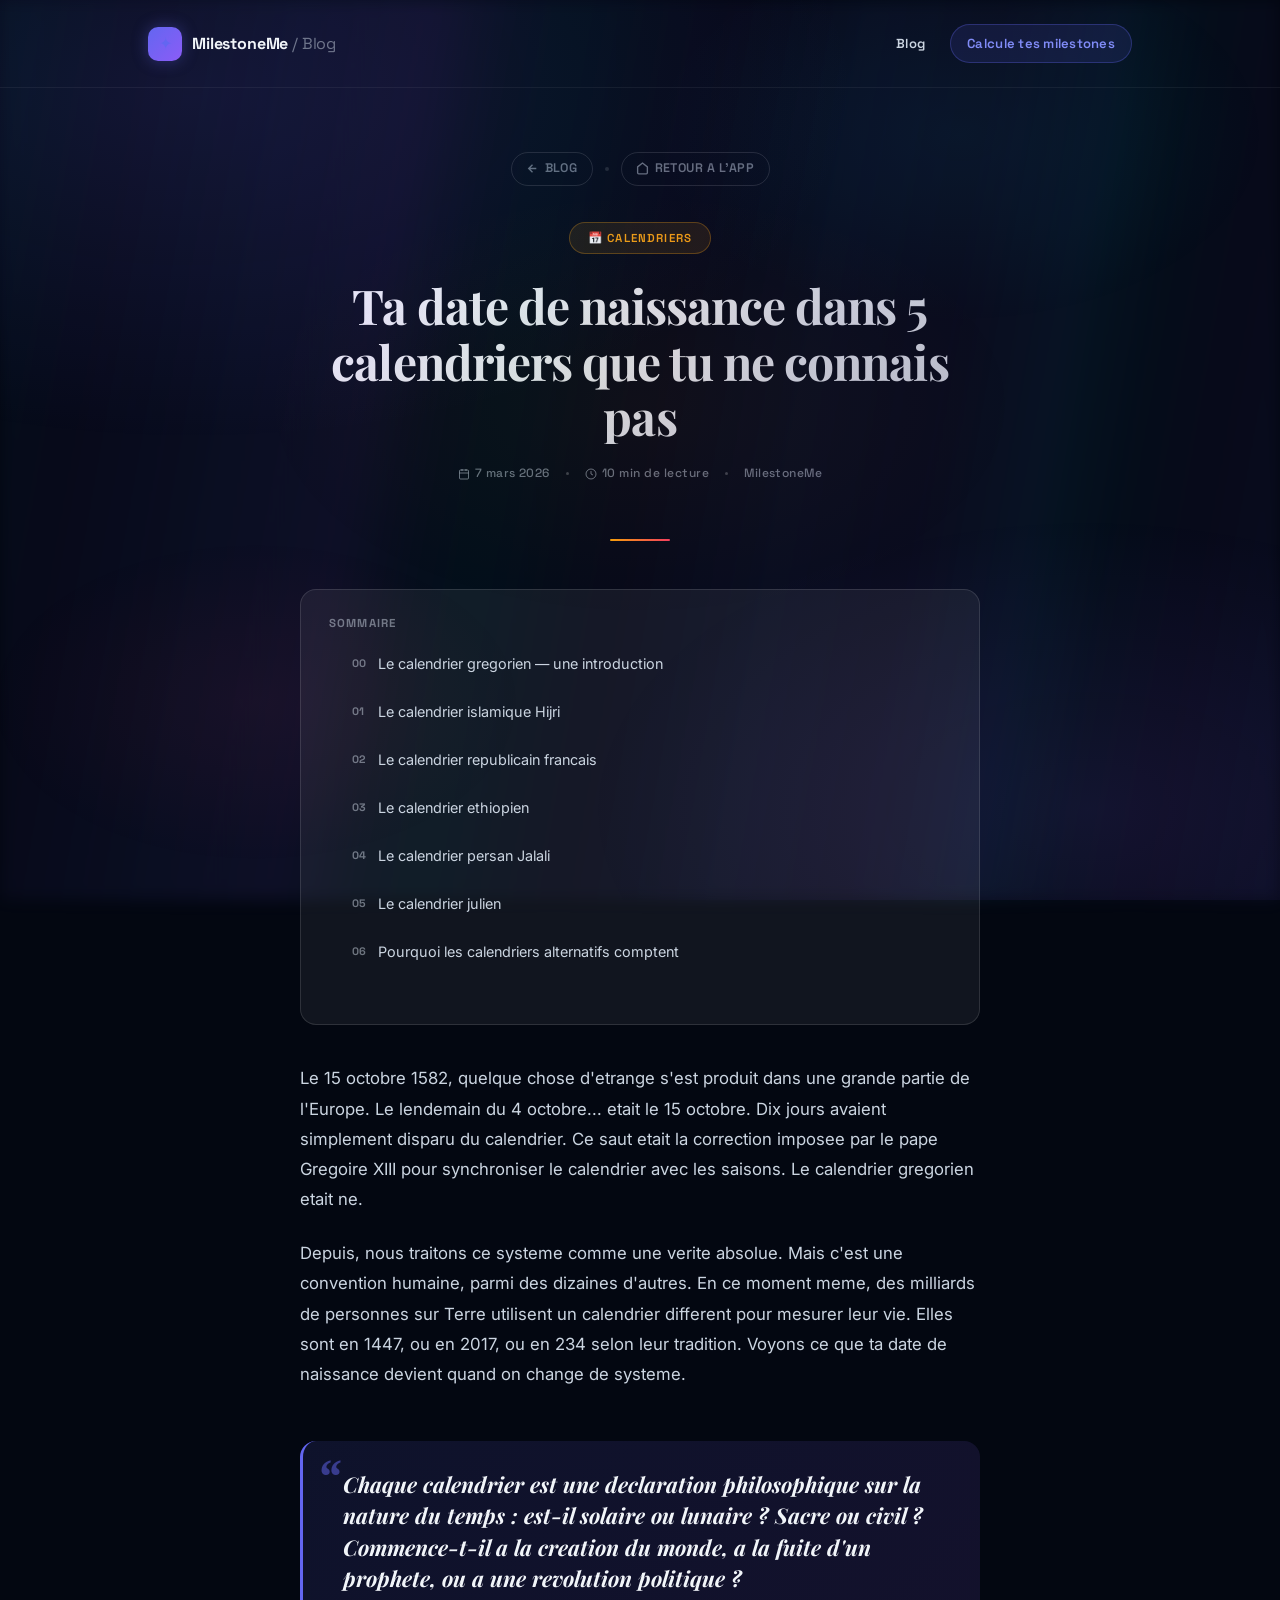
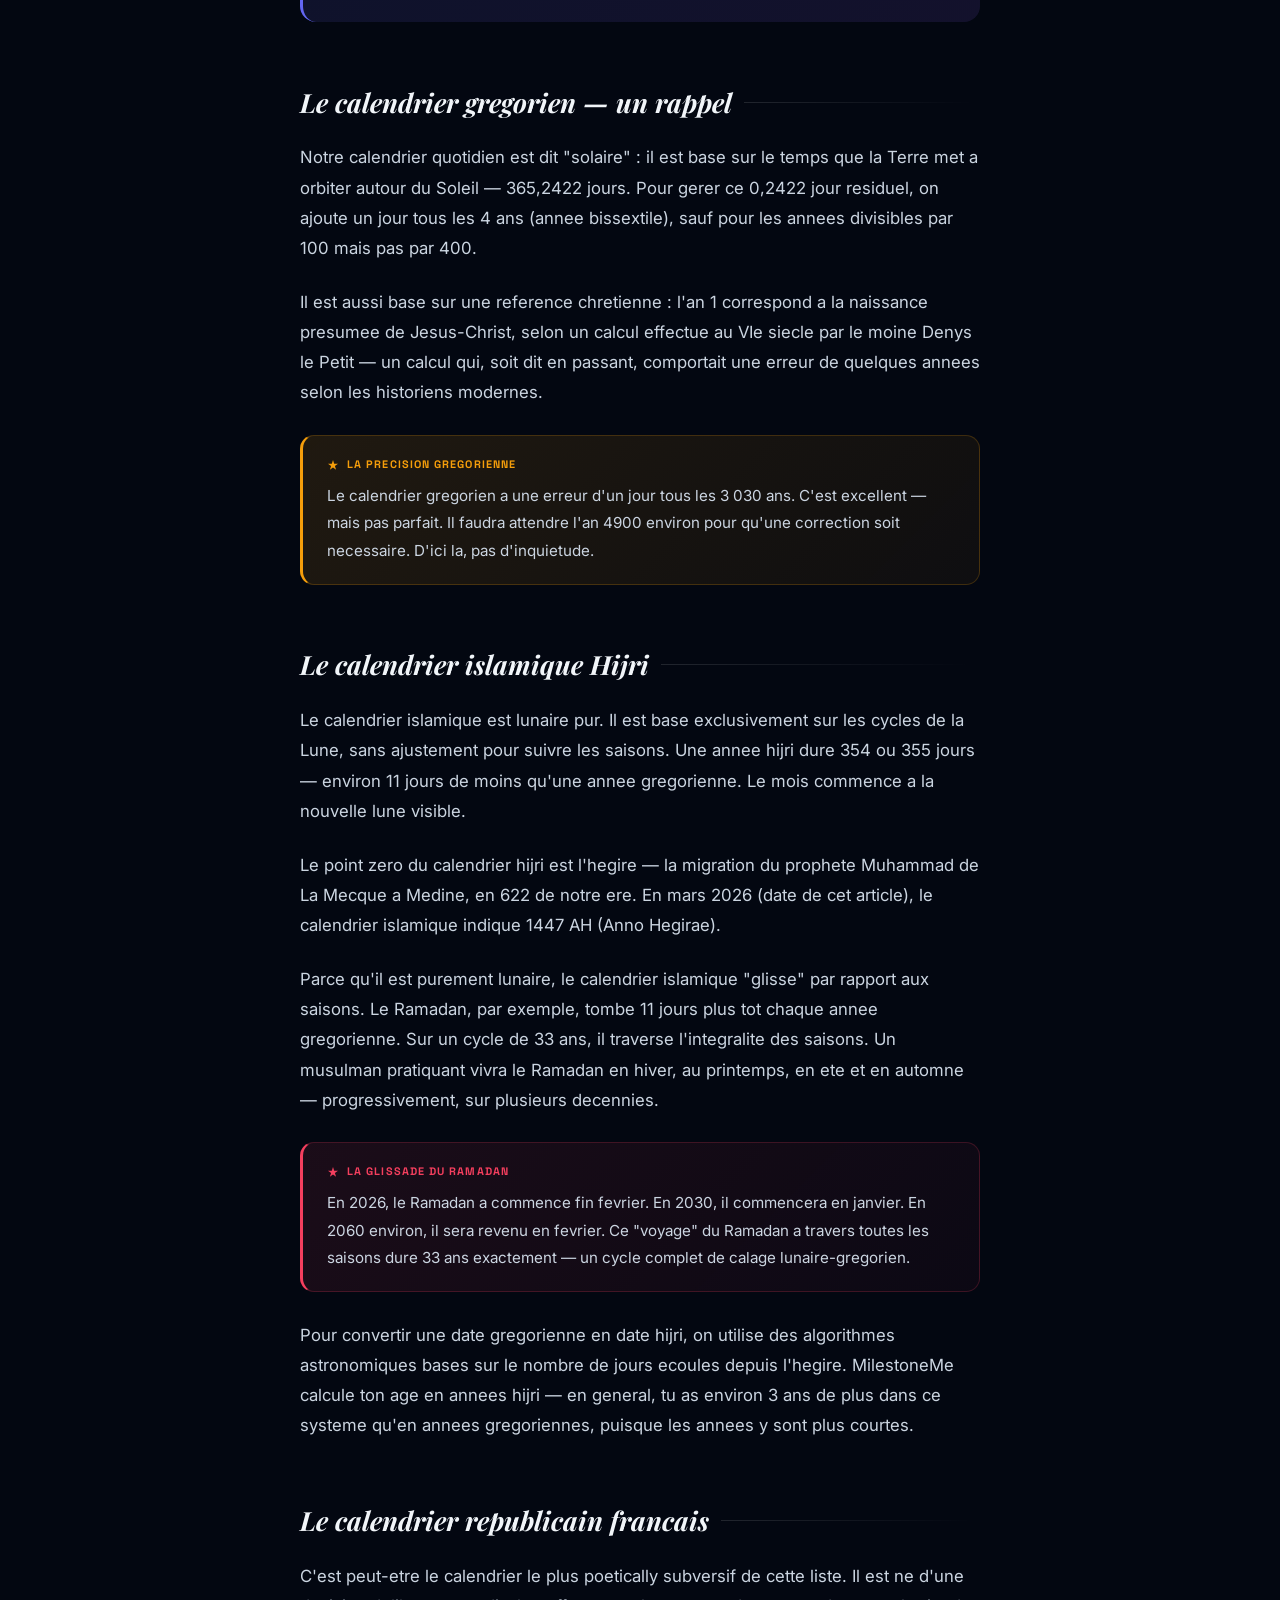
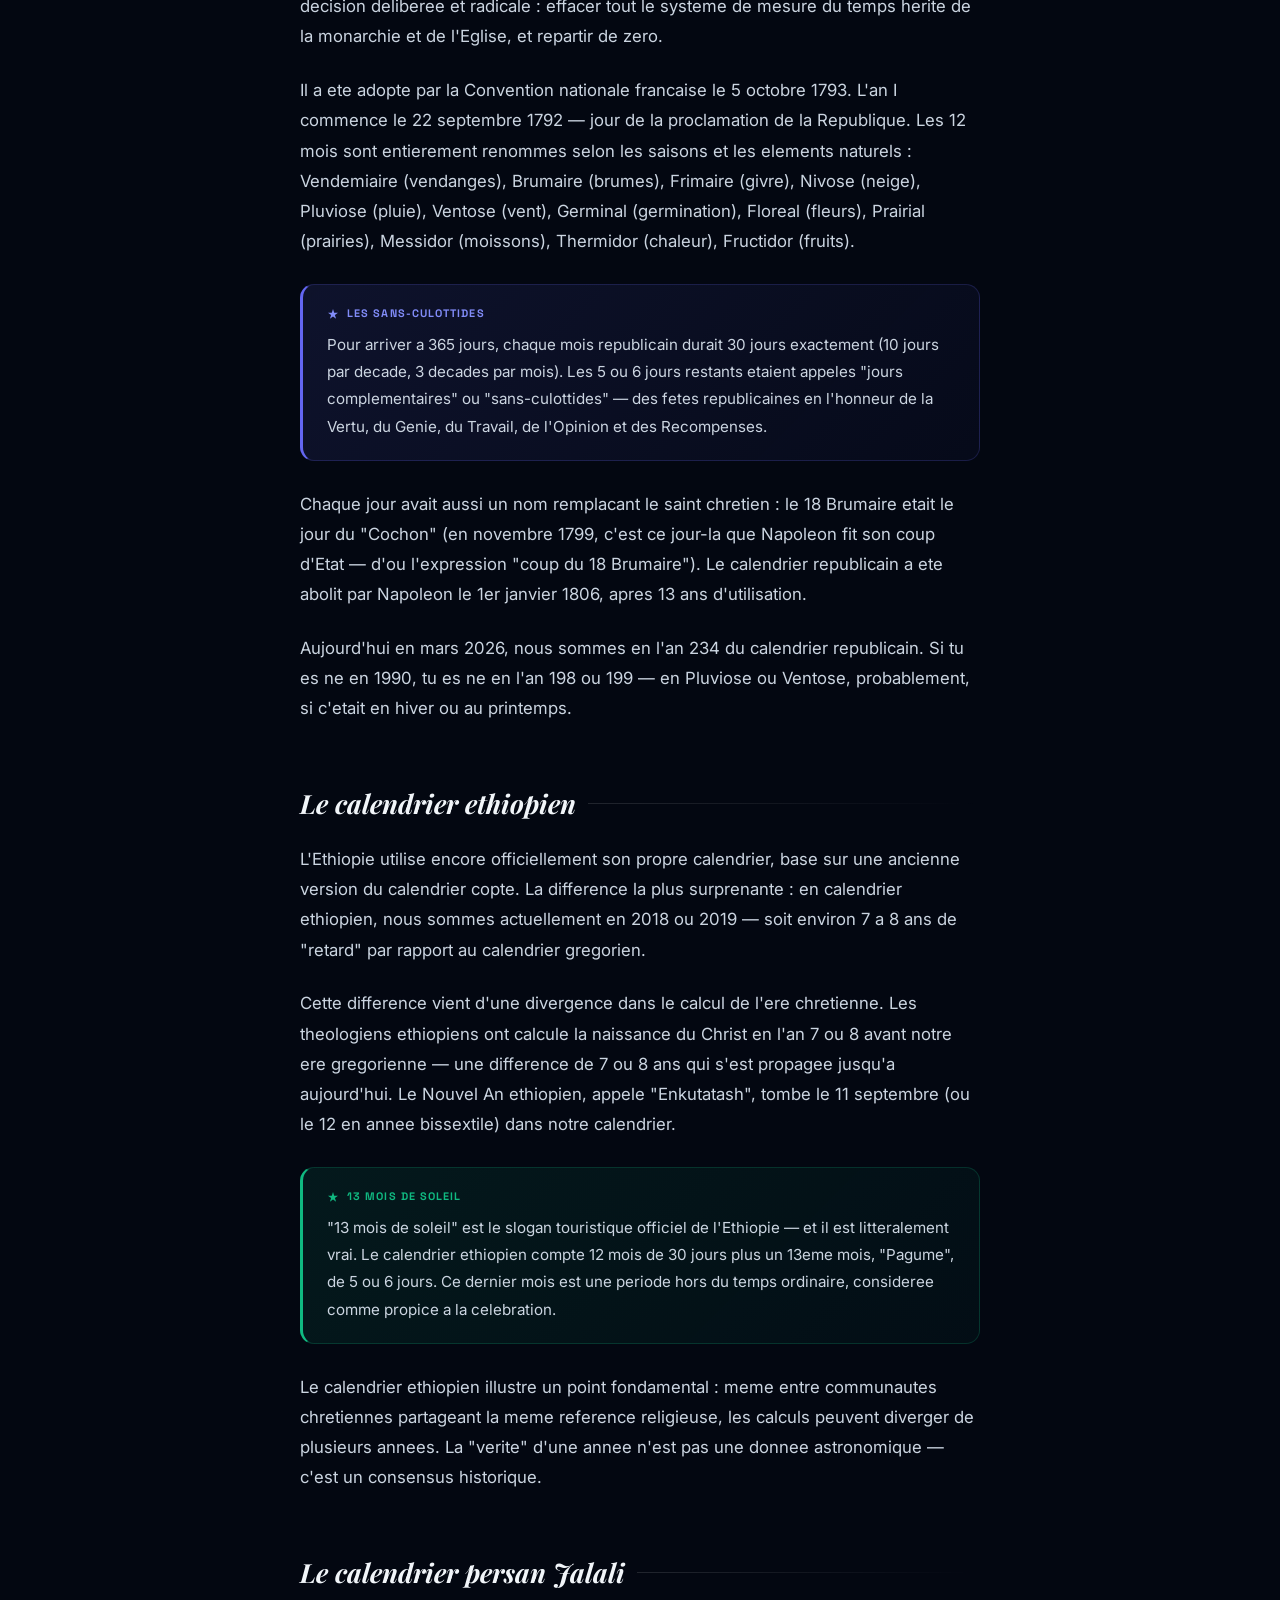
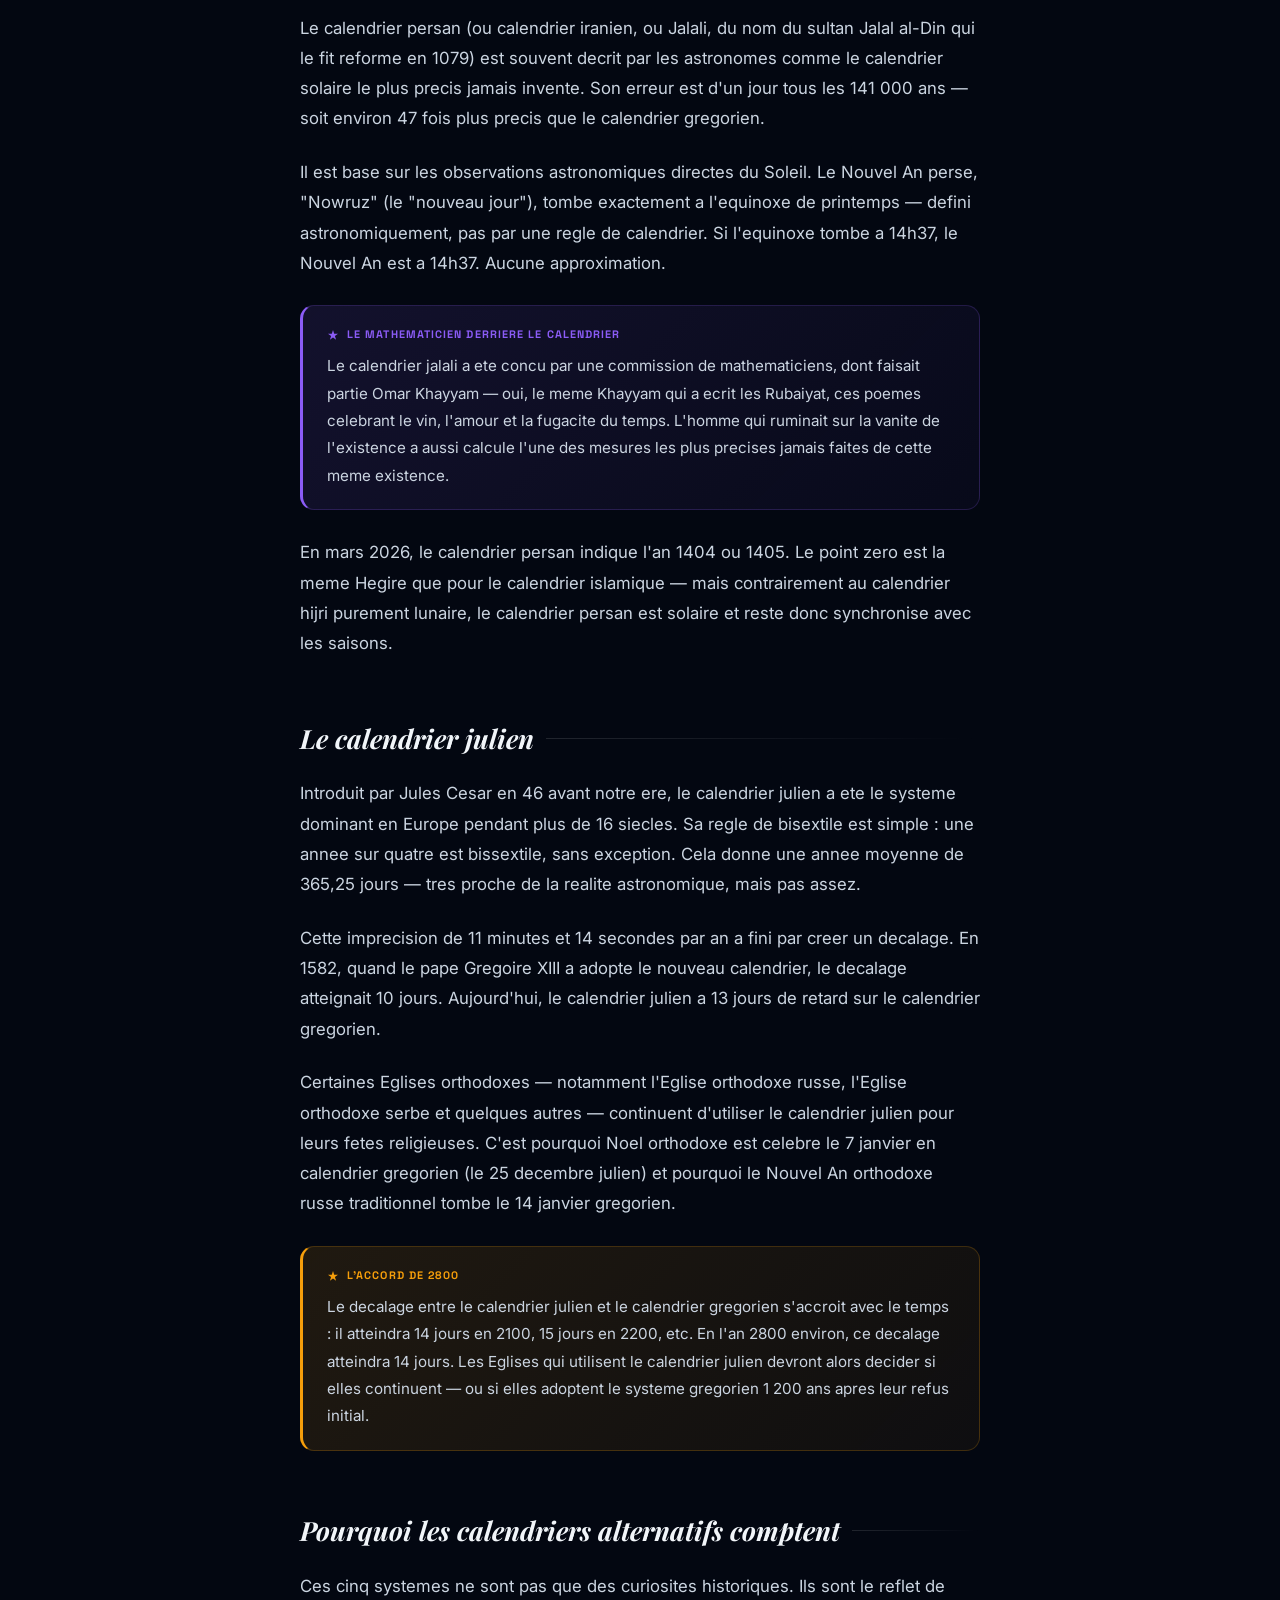
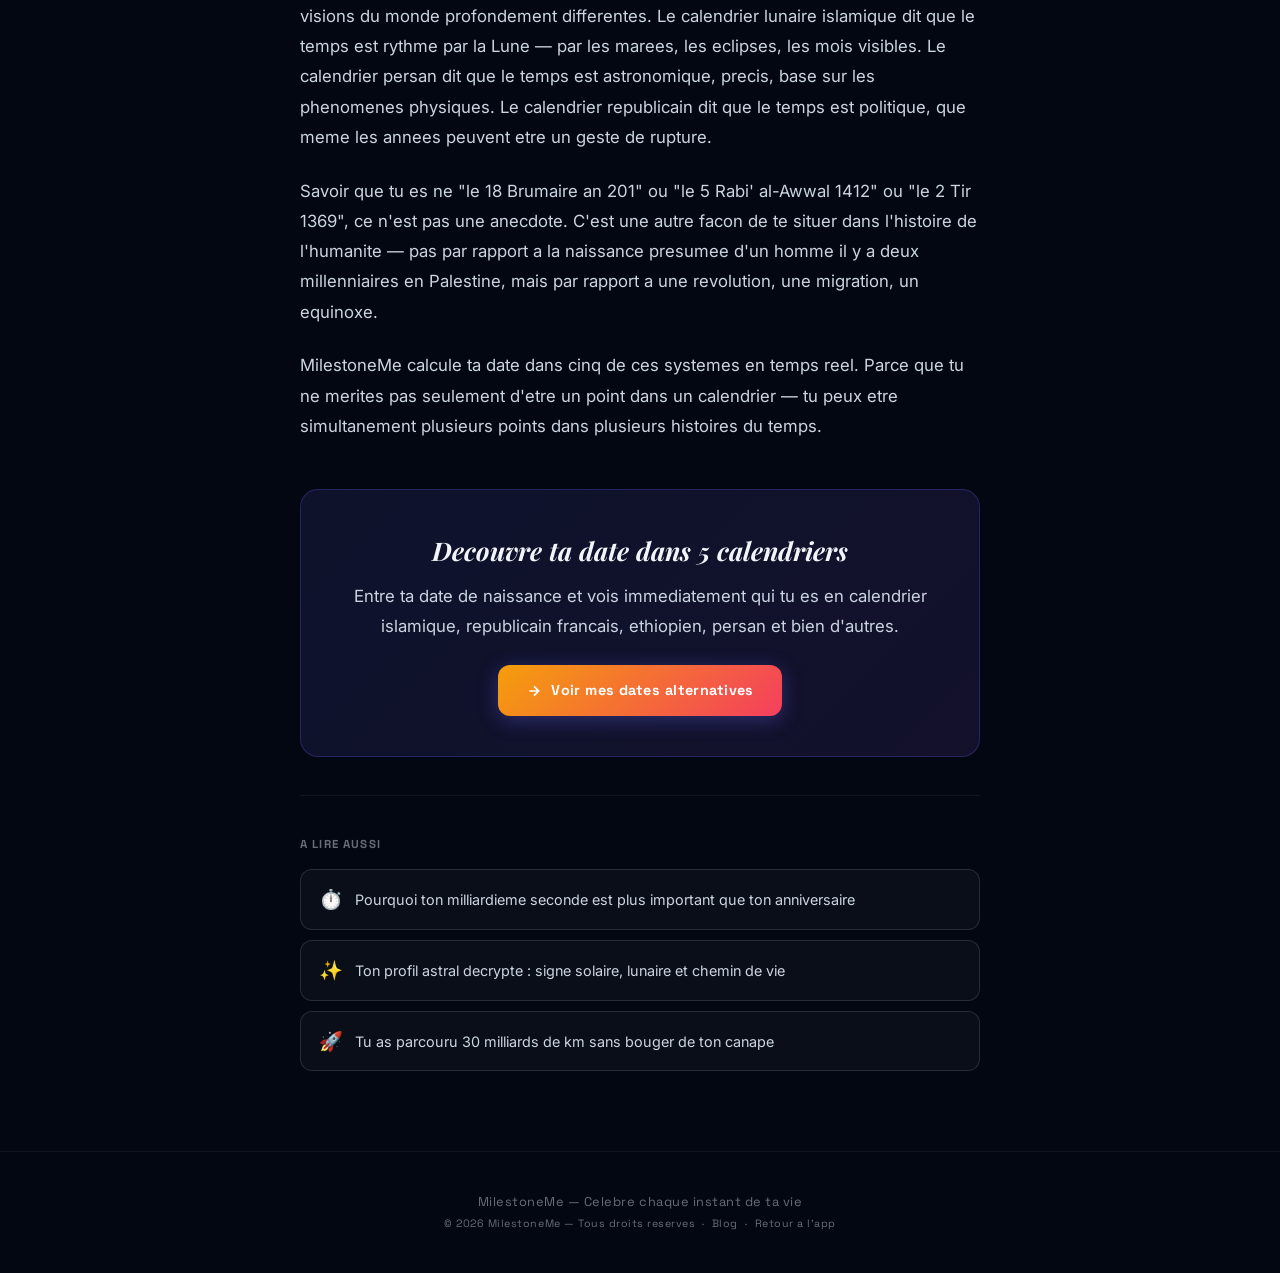
<file: blog/5-calendriers.html>
<!DOCTYPE html>
<html lang="fr">
<head>
  <meta charset="UTF-8">
  <meta name="viewport" content="width=device-width, initial-scale=1.0">
  <title>Ta date de naissance dans 5 calendriers que tu ne connais pas — MilestoneMe Blog</title>
  <meta name="description" content="Le calendrier gregorien est une convention parmi d'autres. En calendrier republicain tu nais un Brumaire, en ethiopien tu as 7 ans de moins, et en persan tu vis dans l'annee la plus precise jamais inventee.">
  <link rel="canonical" href="https://statsme.org/blog/5-calendriers.html">
  <meta property="og:type" content="article">
  <meta property="og:title" content="Ta date de naissance dans 5 calendriers que tu ne connais pas">
  <meta property="og:description" content="Le calendrier gregorien est une convention parmi d'autres. Decouvre ta date de naissance en calendrier republicain, ethiopien, persan et plus.">
  <meta property="og:url" content="https://statsme.org/blog/5-calendriers.html">
  <meta property="og:image" content="https://statsme.org/img/og-image.jpg">
  <meta property="og:locale" content="fr_FR">
  <meta property="og:site_name" content="MilestoneMe">
  <meta name="twitter:card" content="summary_large_image">
  <meta name="twitter:title" content="Ta date de naissance dans 5 calendriers que tu ne connais pas">
  <meta name="twitter:description" content="Le calendrier gregorien est une convention parmi d'autres. Decouvre ta date de naissance en calendrier republicain, ethiopien, persan et plus.">
  <meta name="twitter:image" content="https://statsme.org/img/og-image.jpg">
  <link rel="icon" type="image/svg+xml" href="/favicon.svg">
  <link rel="preconnect" href="https://fonts.googleapis.com">
  <link rel="preconnect" href="https://fonts.gstatic.com" crossorigin>
  <link href="https://fonts.googleapis.com/css2?family=Playfair+Display:ital,wght@0,400;0,700;1,400;1,700&family=Space+Grotesk:wght@300;400;500;600;700&family=Inter:wght@300;400;500;600;700&display=swap" rel="stylesheet">
  <link rel="stylesheet" href="style.css">
  <!-- Theme: forced dark mode -->
  <script>document.documentElement.setAttribute('data-theme', 'dark');</script>
</head>
<body>

<div class="aurora-layer" aria-hidden="true"></div>


<header class="site-header">
  <div class="wrap">
    <div class="site-header-inner">
      <a href="../index.html" class="site-logo" aria-label="MilestoneMe — retour a l'accueil">
        <div class="site-logo-mark" aria-hidden="true">✦</div>
        <div class="site-logo-text">MilestoneMe <span>/ Blog</span></div>
      </a>
      <nav class="site-nav" aria-label="Navigation">
        <a href="index.html" class="nav-link">Blog</a>
        <a href="../index.html" class="nav-link nav-link--cta">Calcule tes milestones</a>
      </nav>
    </div>
  </div>
</header>

<main>

  <div class="article-hero">
    <div class="article-back-row">
      <a href="index.html" class="back-link">
        <svg width="13" height="13" viewBox="0 0 24 24" fill="none" stroke="currentColor" stroke-width="2.5" aria-hidden="true">
          <path d="M19 12H5M12 5l-7 7 7 7"/>
        </svg>
        Blog
      </a>
      <span class="back-sep" aria-hidden="true"></span>
      <a href="../index.html" class="back-link">
        <svg width="13" height="13" viewBox="0 0 24 24" fill="none" stroke="currentColor" stroke-width="2.5" aria-hidden="true">
          <path d="M3 9l9-7 9 7v11a2 2 0 0 1-2 2H5a2 2 0 0 1-2-2z"/>
        </svg>
        Retour a l'app
      </a>
    </div>

    <div class="article-tag" style="background:rgba(245,158,11,0.10);border-color:rgba(245,158,11,0.30);color:var(--amber);">📅 Calendriers</div>

    <h1 class="article-title">
      Ta date de naissance dans 5 calendriers que tu ne connais pas
    </h1>

    <div class="article-meta">
      <span class="article-meta-item">
        <svg width="12" height="12" viewBox="0 0 24 24" fill="none" stroke="currentColor" stroke-width="2" aria-hidden="true">
          <rect x="3" y="4" width="18" height="18" rx="2"/><line x1="16" y1="2" x2="16" y2="6"/><line x1="8" y1="2" x2="8" y2="6"/><line x1="3" y1="10" x2="21" y2="10"/>
        </svg>
        7 mars 2026
      </span>
      <span class="article-meta-sep" aria-hidden="true"></span>
      <span class="article-meta-item">
        <svg width="12" height="12" viewBox="0 0 24 24" fill="none" stroke="currentColor" stroke-width="2" aria-hidden="true">
          <circle cx="12" cy="12" r="10"/><polyline points="12 6 12 12 16 14"/>
        </svg>
        10 min de lecture
      </span>
      <span class="article-meta-sep" aria-hidden="true"></span>
      <span class="article-meta-item">MilestoneMe</span>
    </div>
  </div>

  <div class="wrap">
    <div class="article-divider" style="background:linear-gradient(90deg, var(--amber), var(--rose));"></div>
  </div>

  <article class="article-body">

    <nav class="toc" aria-label="Sommaire">
      <div class="toc-title">Sommaire</div>
      <ol class="toc-list">
        <li><a href="#gregorien"><span class="toc-num">00</span>Le calendrier gregorien — une introduction</a></li>
        <li><a href="#hijri"><span class="toc-num">01</span>Le calendrier islamique Hijri</a></li>
        <li><a href="#republicain"><span class="toc-num">02</span>Le calendrier republicain francais</a></li>
        <li><a href="#ethiopien"><span class="toc-num">03</span>Le calendrier ethiopien</a></li>
        <li><a href="#persan"><span class="toc-num">04</span>Le calendrier persan Jalali</a></li>
        <li><a href="#julien"><span class="toc-num">05</span>Le calendrier julien</a></li>
        <li><a href="#pourquoi"><span class="toc-num">06</span>Pourquoi les calendriers alternatifs comptent</a></li>
      </ol>
    </nav>

    <p>
      Le 15 octobre 1582, quelque chose d'etrange s'est produit dans une grande partie de l'Europe. Le lendemain du 4 octobre... etait le 15 octobre. Dix jours avaient simplement disparu du calendrier. Ce saut etait la correction imposee par le pape Gregoire XIII pour synchroniser le calendrier avec les saisons. Le calendrier gregorien etait ne.
    </p>

    <p>
      Depuis, nous traitons ce systeme comme une verite absolue. Mais c'est une convention humaine, parmi des dizaines d'autres. En ce moment meme, des milliards de personnes sur Terre utilisent un calendrier different pour mesurer leur vie. Elles sont en 1447, ou en 2017, ou en 234 selon leur tradition. Voyons ce que ta date de naissance devient quand on change de systeme.
    </p>

    <blockquote class="pull-quote">
      Chaque calendrier est une declaration philosophique sur la nature du temps : est-il solaire ou lunaire ? Sacre ou civil ? Commence-t-il a la creation du monde, a la fuite d'un prophete, ou a une revolution politique ?
    </blockquote>

    <h2 id="gregorien">Le calendrier gregorien — un rappel</h2>

    <p>
      Notre calendrier quotidien est dit "solaire" : il est base sur le temps que la Terre met a orbiter autour du Soleil — 365,2422 jours. Pour gerer ce 0,2422 jour residuel, on ajoute un jour tous les 4 ans (annee bissextile), sauf pour les annees divisibles par 100 mais pas par 400.
    </p>

    <p>
      Il est aussi base sur une reference chretienne : l'an 1 correspond a la naissance presumee de Jesus-Christ, selon un calcul effectue au VIe siecle par le moine Denys le Petit — un calcul qui, soit dit en passant, comportait une erreur de quelques annees selon les historiens modernes.
    </p>

    <div class="fun-fact">
      <div class="fun-fact-label">
        <svg width="12" height="12" viewBox="0 0 24 24" fill="currentColor" aria-hidden="true"><path d="M12 2l2.4 7.4H22l-6.2 4.5 2.4 7.4L12 17l-6.2 4.3 2.4-7.4L2 9.4h7.6z"/></svg>
        La precision gregorienne
      </div>
      <p>Le calendrier gregorien a une erreur d'un jour tous les 3 030 ans. C'est excellent — mais pas parfait. Il faudra attendre l'an 4900 environ pour qu'une correction soit necessaire. D'ici la, pas d'inquietude.</p>
    </div>

    <h2 id="hijri">Le calendrier islamique Hijri</h2>

    <p>
      Le calendrier islamique est lunaire pur. Il est base exclusivement sur les cycles de la Lune, sans ajustement pour suivre les saisons. Une annee hijri dure 354 ou 355 jours — environ 11 jours de moins qu'une annee gregorienne. Le mois commence a la nouvelle lune visible.
    </p>

    <p>
      Le point zero du calendrier hijri est l'hegire — la migration du prophete Muhammad de La Mecque a Medine, en 622 de notre ere. En mars 2026 (date de cet article), le calendrier islamique indique 1447 AH (Anno Hegirae).
    </p>

    <p>
      Parce qu'il est purement lunaire, le calendrier islamique "glisse" par rapport aux saisons. Le Ramadan, par exemple, tombe 11 jours plus tot chaque annee gregorienne. Sur un cycle de 33 ans, il traverse l'integralite des saisons. Un musulman pratiquant vivra le Ramadan en hiver, au printemps, en ete et en automne — progressivement, sur plusieurs decennies.
    </p>

    <div class="fun-fact fun-fact--rose">
      <div class="fun-fact-label">
        <svg width="12" height="12" viewBox="0 0 24 24" fill="currentColor" aria-hidden="true"><path d="M12 2l2.4 7.4H22l-6.2 4.5 2.4 7.4L12 17l-6.2 4.3 2.4-7.4L2 9.4h7.6z"/></svg>
        La glissade du Ramadan
      </div>
      <p>En 2026, le Ramadan a commence fin fevrier. En 2030, il commencera en janvier. En 2060 environ, il sera revenu en fevrier. Ce "voyage" du Ramadan a travers toutes les saisons dure 33 ans exactement — un cycle complet de calage lunaire-gregorien.</p>
    </div>

    <p>
      Pour convertir une date gregorienne en date hijri, on utilise des algorithmes astronomiques bases sur le nombre de jours ecoules depuis l'hegire. MilestoneMe calcule ton age en annees hijri — en general, tu as environ 3 ans de plus dans ce systeme qu'en annees gregoriennes, puisque les annees y sont plus courtes.
    </p>

    <h2 id="republicain">Le calendrier republicain francais</h2>

    <p>
      C'est peut-etre le calendrier le plus poetically subversif de cette liste. Il est ne d'une decision deliberee et radicale : effacer tout le systeme de mesure du temps herite de la monarchie et de l'Eglise, et repartir de zero.
    </p>

    <p>
      Il a ete adopte par la Convention nationale francaise le 5 octobre 1793. L'an I commence le 22 septembre 1792 — jour de la proclamation de la Republique. Les 12 mois sont entierement renommes selon les saisons et les elements naturels : Vendemiaire (vendanges), Brumaire (brumes), Frimaire (givre), Nivose (neige), Pluviose (pluie), Ventose (vent), Germinal (germination), Floreal (fleurs), Prairial (prairies), Messidor (moissons), Thermidor (chaleur), Fructidor (fruits).
    </p>

    <div class="fun-fact fun-fact--indigo">
      <div class="fun-fact-label">
        <svg width="12" height="12" viewBox="0 0 24 24" fill="currentColor" aria-hidden="true"><path d="M12 2l2.4 7.4H22l-6.2 4.5 2.4 7.4L12 17l-6.2 4.3 2.4-7.4L2 9.4h7.6z"/></svg>
        Les sans-culottides
      </div>
      <p>Pour arriver a 365 jours, chaque mois republicain durait 30 jours exactement (10 jours par decade, 3 decades par mois). Les 5 ou 6 jours restants etaient appeles "jours complementaires" ou "sans-culottides" — des fetes republicaines en l'honneur de la Vertu, du Genie, du Travail, de l'Opinion et des Recompenses.</p>
    </div>

    <p>
      Chaque jour avait aussi un nom remplacant le saint chretien : le 18 Brumaire etait le jour du "Cochon" (en novembre 1799, c'est ce jour-la que Napoleon fit son coup d'Etat — d'ou l'expression "coup du 18 Brumaire"). Le calendrier republicain a ete abolit par Napoleon le 1er janvier 1806, apres 13 ans d'utilisation.
    </p>

    <p>
      Aujourd'hui en mars 2026, nous sommes en l'an 234 du calendrier republicain. Si tu es ne en 1990, tu es ne en l'an 198 ou 199 — en Pluviose ou Ventose, probablement, si c'etait en hiver ou au printemps.
    </p>

    <h2 id="ethiopien">Le calendrier ethiopien</h2>

    <p>
      L'Ethiopie utilise encore officiellement son propre calendrier, base sur une ancienne version du calendrier copte. La difference la plus surprenante : en calendrier ethiopien, nous sommes actuellement en 2018 ou 2019 — soit environ 7 a 8 ans de "retard" par rapport au calendrier gregorien.
    </p>

    <p>
      Cette difference vient d'une divergence dans le calcul de l'ere chretienne. Les theologiens ethiopiens ont calcule la naissance du Christ en l'an 7 ou 8 avant notre ere gregorienne — une difference de 7 ou 8 ans qui s'est propagee jusqu'a aujourd'hui. Le Nouvel An ethiopien, appele "Enkutatash", tombe le 11 septembre (ou le 12 en annee bissextile) dans notre calendrier.
    </p>

    <div class="fun-fact fun-fact--emerald">
      <div class="fun-fact-label">
        <svg width="12" height="12" viewBox="0 0 24 24" fill="currentColor" aria-hidden="true"><path d="M12 2l2.4 7.4H22l-6.2 4.5 2.4 7.4L12 17l-6.2 4.3 2.4-7.4L2 9.4h7.6z"/></svg>
        13 mois de soleil
      </div>
      <p>"13 mois de soleil" est le slogan touristique officiel de l'Ethiopie — et il est litteralement vrai. Le calendrier ethiopien compte 12 mois de 30 jours plus un 13eme mois, "Pagume", de 5 ou 6 jours. Ce dernier mois est une periode hors du temps ordinaire, consideree comme propice a la celebration.</p>
    </div>

    <p>
      Le calendrier ethiopien illustre un point fondamental : meme entre communautes chretiennes partageant la meme reference religieuse, les calculs peuvent diverger de plusieurs annees. La "verite" d'une annee n'est pas une donnee astronomique — c'est un consensus historique.
    </p>

    <h2 id="persan">Le calendrier persan Jalali</h2>

    <p>
      Le calendrier persan (ou calendrier iranien, ou Jalali, du nom du sultan Jalal al-Din qui le fit reforme en 1079) est souvent decrit par les astronomes comme le calendrier solaire le plus precis jamais invente. Son erreur est d'un jour tous les 141 000 ans — soit environ 47 fois plus precis que le calendrier gregorien.
    </p>

    <p>
      Il est base sur les observations astronomiques directes du Soleil. Le Nouvel An perse, "Nowruz" (le "nouveau jour"), tombe exactement a l'equinoxe de printemps — defini astronomiquement, pas par une regle de calendrier. Si l'equinoxe tombe a 14h37, le Nouvel An est a 14h37. Aucune approximation.
    </p>

    <div class="fun-fact fun-fact--violet">
      <div class="fun-fact-label">
        <svg width="12" height="12" viewBox="0 0 24 24" fill="currentColor" aria-hidden="true"><path d="M12 2l2.4 7.4H22l-6.2 4.5 2.4 7.4L12 17l-6.2 4.3 2.4-7.4L2 9.4h7.6z"/></svg>
        Le mathematicien derriere le calendrier
      </div>
      <p>Le calendrier jalali a ete concu par une commission de mathematiciens, dont faisait partie Omar Khayyam — oui, le meme Khayyam qui a ecrit les Rubaiyat, ces poemes celebrant le vin, l'amour et la fugacite du temps. L'homme qui ruminait sur la vanite de l'existence a aussi calcule l'une des mesures les plus precises jamais faites de cette meme existence.</p>
    </div>

    <p>
      En mars 2026, le calendrier persan indique l'an 1404 ou 1405. Le point zero est la meme Hegire que pour le calendrier islamique — mais contrairement au calendrier hijri purement lunaire, le calendrier persan est solaire et reste donc synchronise avec les saisons.
    </p>

    <h2 id="julien">Le calendrier julien</h2>

    <p>
      Introduit par Jules Cesar en 46 avant notre ere, le calendrier julien a ete le systeme dominant en Europe pendant plus de 16 siecles. Sa regle de bisextile est simple : une annee sur quatre est bissextile, sans exception. Cela donne une annee moyenne de 365,25 jours — tres proche de la realite astronomique, mais pas assez.
    </p>

    <p>
      Cette imprecision de 11 minutes et 14 secondes par an a fini par creer un decalage. En 1582, quand le pape Gregoire XIII a adopte le nouveau calendrier, le decalage atteignait 10 jours. Aujourd'hui, le calendrier julien a 13 jours de retard sur le calendrier gregorien.
    </p>

    <p>
      Certaines Eglises orthodoxes — notamment l'Eglise orthodoxe russe, l'Eglise orthodoxe serbe et quelques autres — continuent d'utiliser le calendrier julien pour leurs fetes religieuses. C'est pourquoi Noel orthodoxe est celebre le 7 janvier en calendrier gregorien (le 25 decembre julien) et pourquoi le Nouvel An orthodoxe russe traditionnel tombe le 14 janvier gregorien.
    </p>

    <div class="fun-fact">
      <div class="fun-fact-label">
        <svg width="12" height="12" viewBox="0 0 24 24" fill="currentColor" aria-hidden="true"><path d="M12 2l2.4 7.4H22l-6.2 4.5 2.4 7.4L12 17l-6.2 4.3 2.4-7.4L2 9.4h7.6z"/></svg>
        L'accord de 2800
      </div>
      <p>Le decalage entre le calendrier julien et le calendrier gregorien s'accroit avec le temps : il atteindra 14 jours en 2100, 15 jours en 2200, etc. En l'an 2800 environ, ce decalage atteindra 14 jours. Les Eglises qui utilisent le calendrier julien devront alors decider si elles continuent — ou si elles adoptent le systeme gregorien 1 200 ans apres leur refus initial.</p>
    </div>

    <h2 id="pourquoi">Pourquoi les calendriers alternatifs comptent</h2>

    <p>
      Ces cinq systemes ne sont pas que des curiosites historiques. Ils sont le reflet de visions du monde profondement differentes. Le calendrier lunaire islamique dit que le temps est rythme par la Lune — par les marees, les eclipses, les mois visibles. Le calendrier persan dit que le temps est astronomique, precis, base sur les phenomenes physiques. Le calendrier republicain dit que le temps est politique, que meme les annees peuvent etre un geste de rupture.
    </p>

    <p>
      Savoir que tu es ne "le 18 Brumaire an 201" ou "le 5 Rabi' al-Awwal 1412" ou "le 2 Tir 1369", ce n'est pas une anecdote. C'est une autre facon de te situer dans l'histoire de l'humanite — pas par rapport a la naissance presumee d'un homme il y a deux millenniaires en Palestine, mais par rapport a une revolution, une migration, un equinoxe.
    </p>

    <p>
      MilestoneMe calcule ta date dans cinq de ces systemes en temps reel. Parce que tu ne merites pas seulement d'etre un point dans un calendrier — tu peux etre simultanement plusieurs points dans plusieurs histoires du temps.
    </p>

    <!-- CTA -->
    <div class="article-cta">
      <div class="article-cta-title">Decouvre ta date dans 5 calendriers</div>
      <p class="article-cta-sub">
        Entre ta date de naissance et vois immediatement qui tu es en calendrier islamique, republicain francais, ethiopien, persan et bien d'autres.
      </p>
      <a href="../index.html" class="btn-cta" style="background:linear-gradient(135deg, var(--amber), var(--rose));">
        <svg width="16" height="16" viewBox="0 0 24 24" fill="none" stroke="currentColor" stroke-width="2.5" aria-hidden="true">
          <path d="M5 12h14M12 5l7 7-7 7"/>
        </svg>
        Voir mes dates alternatives
      </a>
    </div>

    <!-- Related articles -->
    <div class="related-articles">
      <div class="related-title">A lire aussi</div>
      <div class="related-links">
        <a href="milliardieme-seconde.html" class="related-link">
          <span class="related-link-icon" aria-hidden="true">⏱️</span>
          <span>Pourquoi ton milliardieme seconde est plus important que ton anniversaire</span>
        </a>
        <a href="profil-astral.html" class="related-link">
          <span class="related-link-icon" aria-hidden="true">✨</span>
          <span>Ton profil astral decrypte : signe solaire, lunaire et chemin de vie</span>
        </a>
        <a href="30-milliards-km.html" class="related-link">
          <span class="related-link-icon" aria-hidden="true">🚀</span>
          <span>Tu as parcouru 30 milliards de km sans bouger de ton canape</span>
        </a>
      </div>
    </div>

  </article>
</main>

<footer>
  <a href="../index.html">MilestoneMe</a> — Celebre chaque instant de ta vie<br>
  <small>© 2026 MilestoneMe — Tous droits reserves &nbsp;·&nbsp; <a href="index.html">Blog</a> &nbsp;·&nbsp; <a href="../index.html">Retour a l'app</a></small>
</footer>

</body>
</html>
</file>
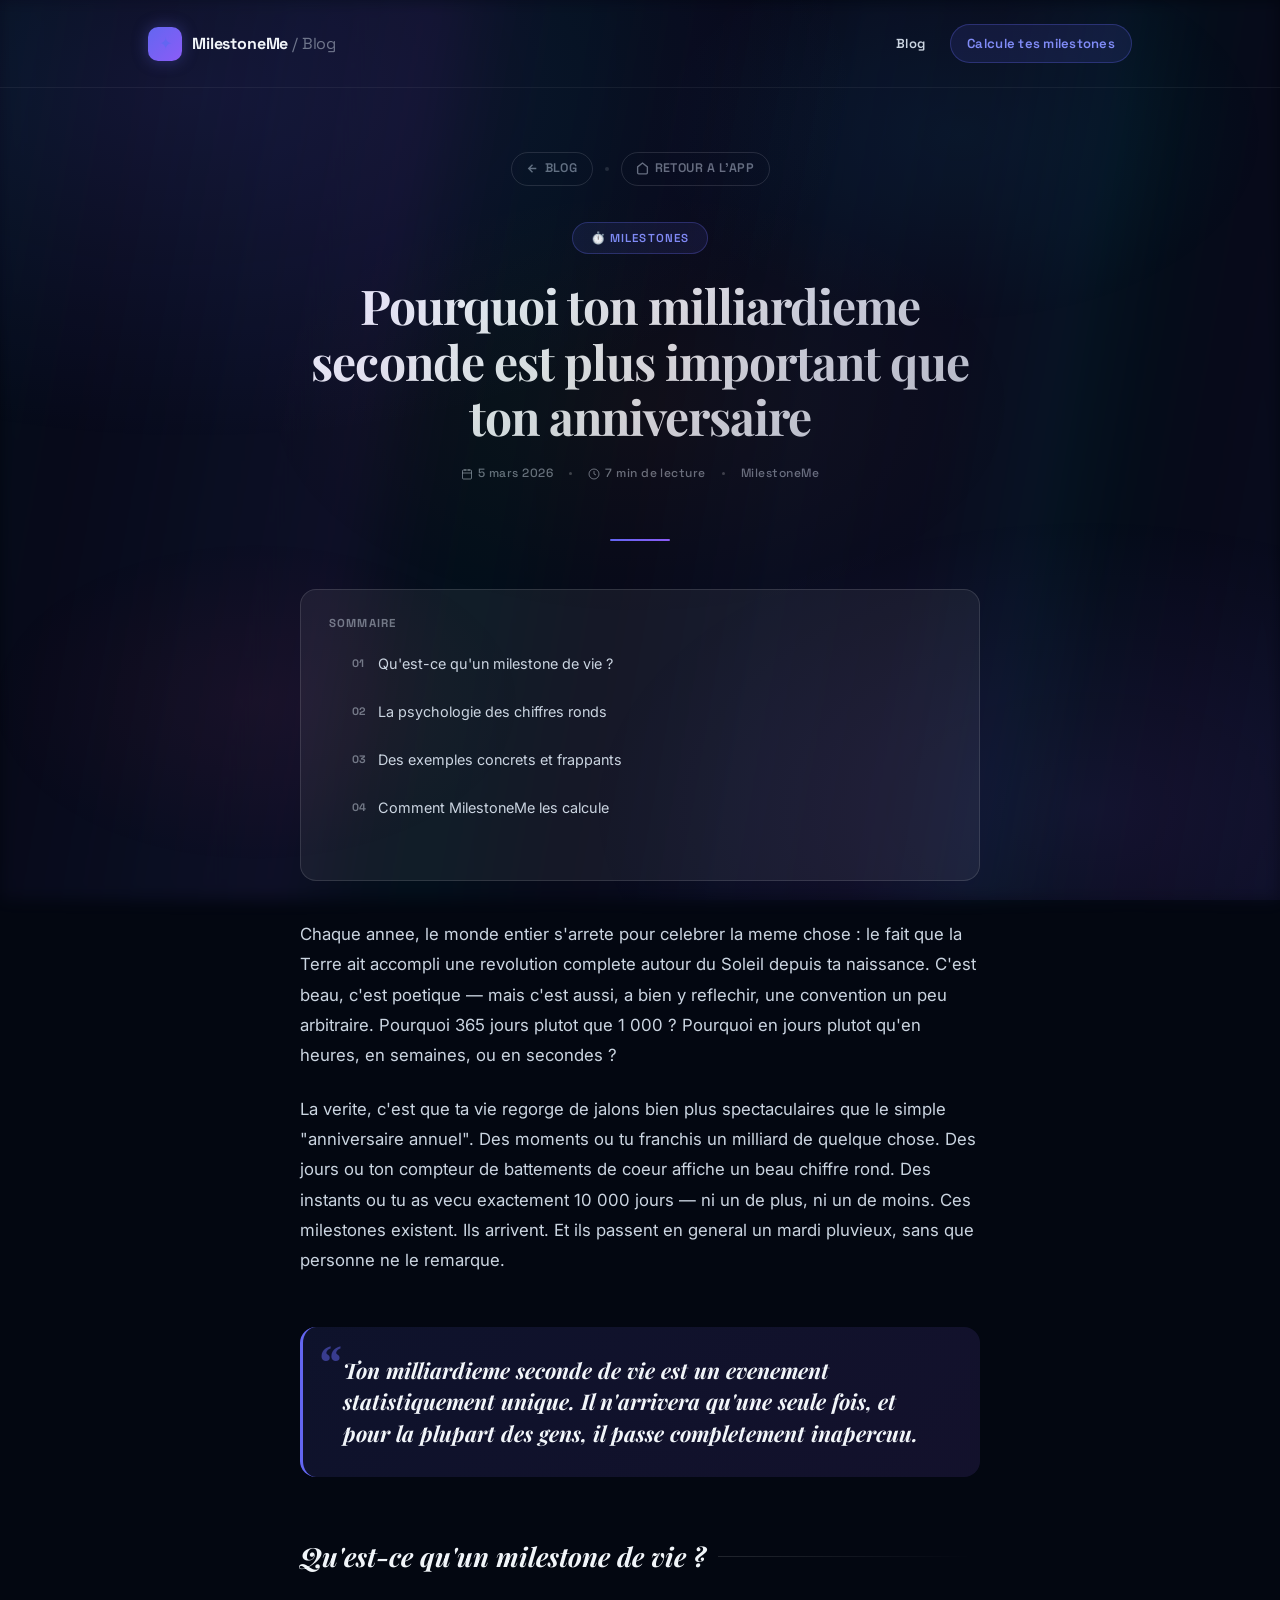
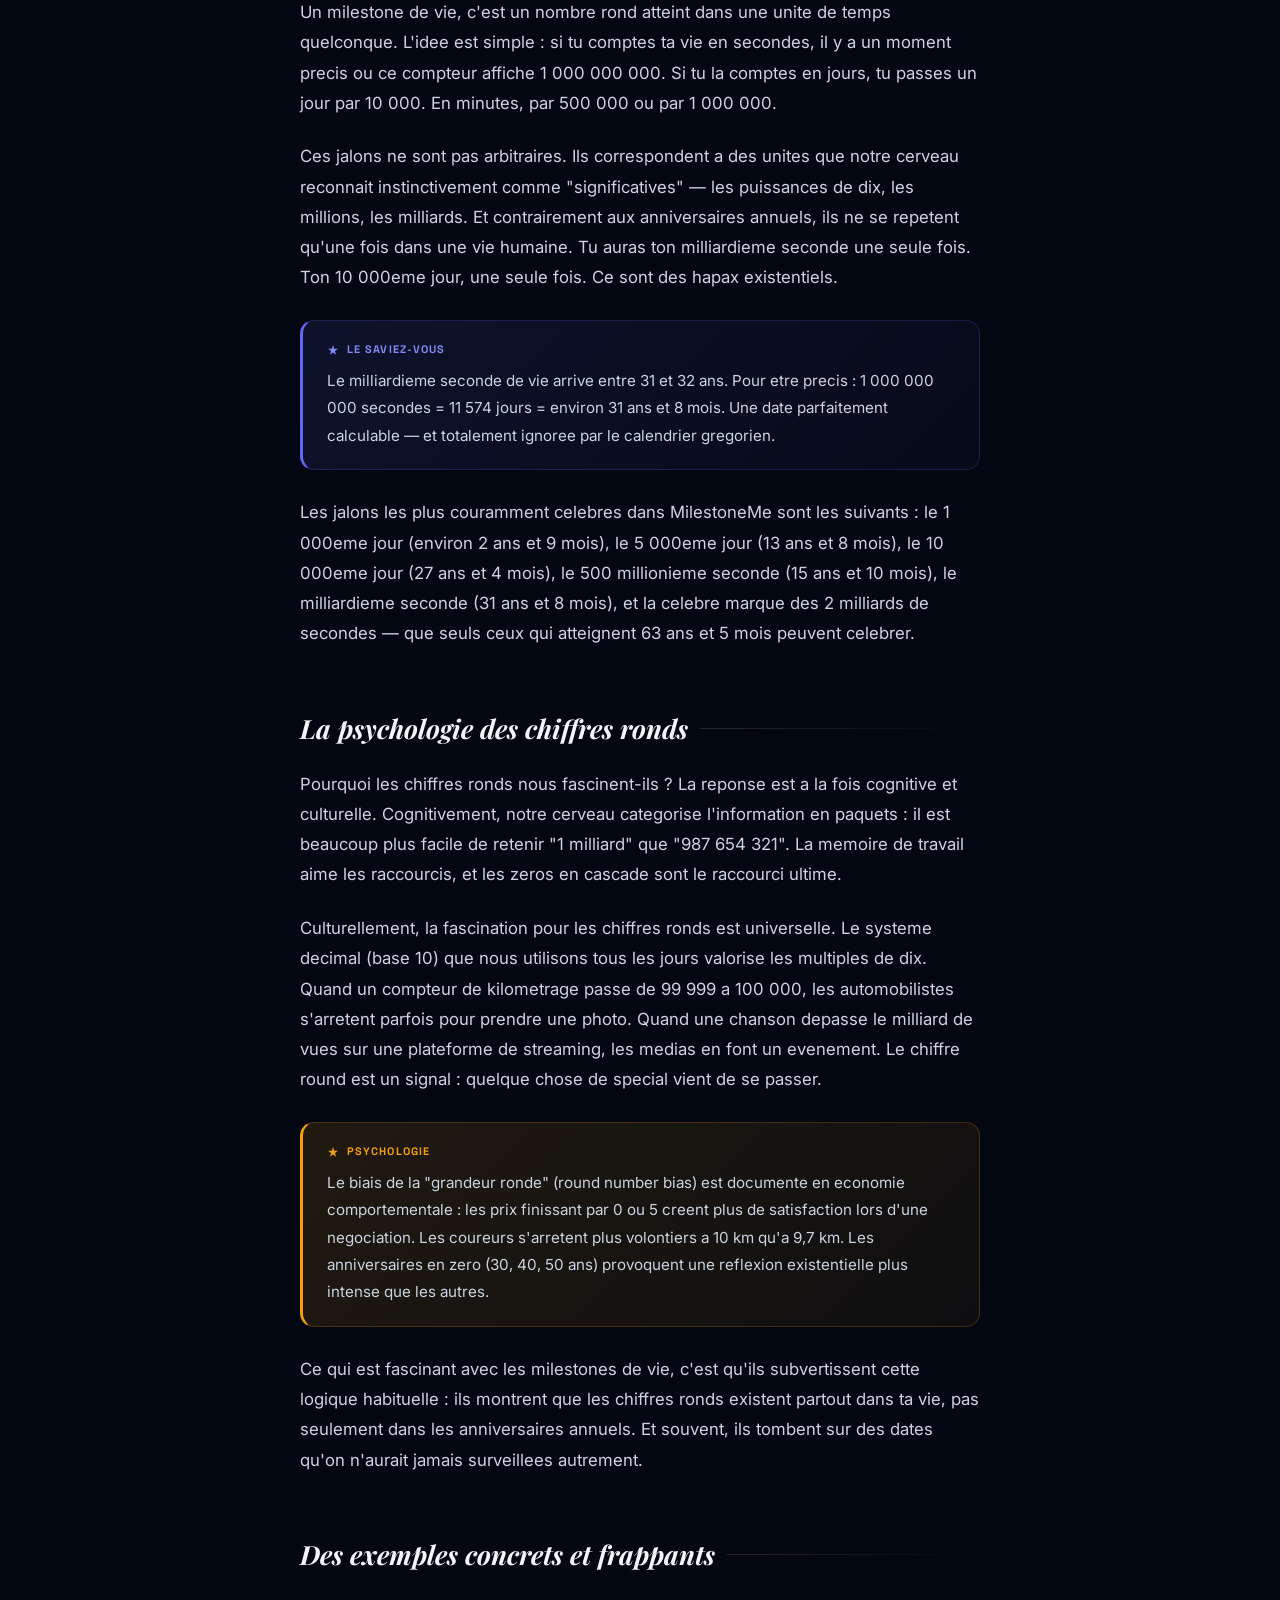
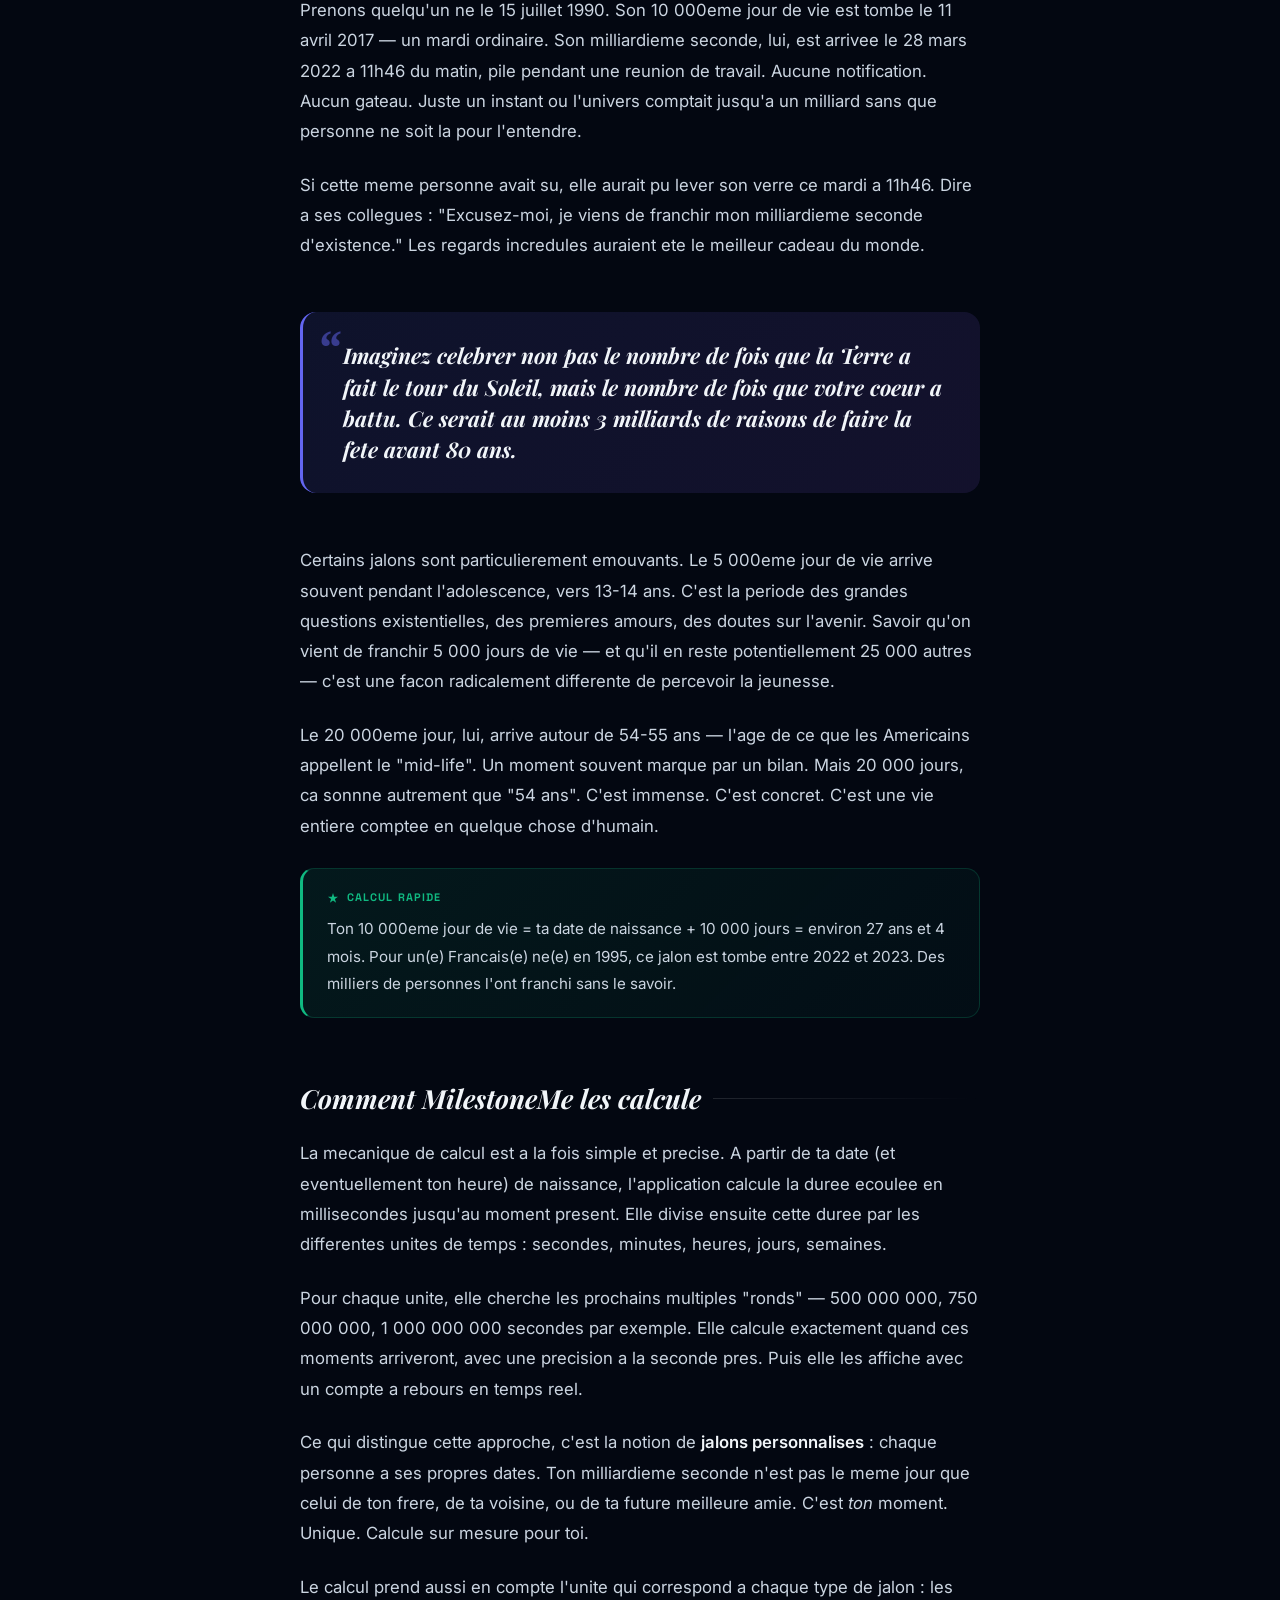
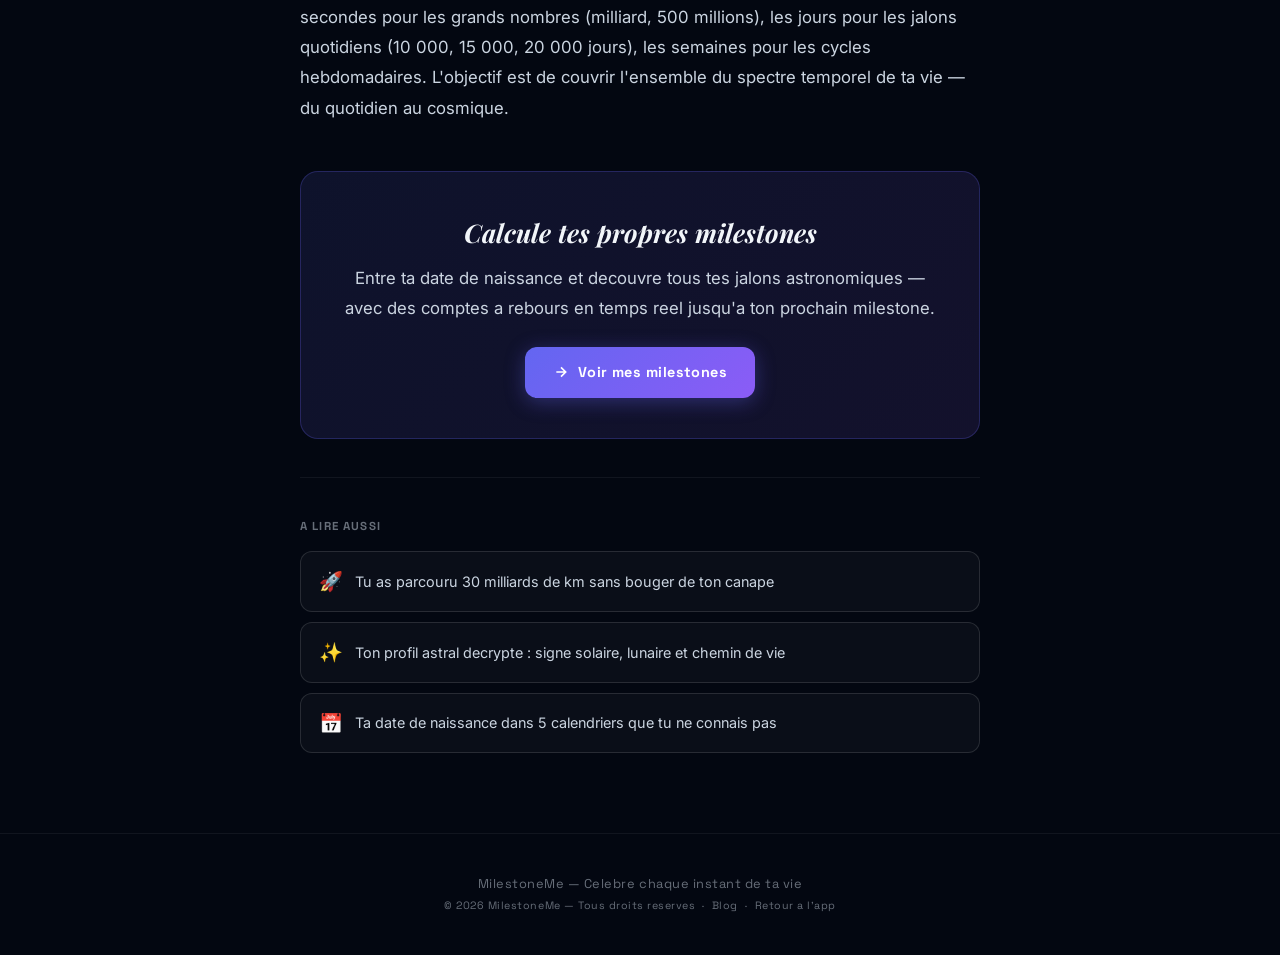
<file: blog/milliardieme-seconde.html>
<!DOCTYPE html>
<html lang="fr">
<head>
  <meta charset="UTF-8">
  <meta name="viewport" content="width=device-width, initial-scale=1.0">
  <title>Pourquoi ton milliardieme seconde est plus important que ton anniversaire — MilestoneMe Blog</title>
  <meta name="description" content="10 000 jours, 1 million de minutes, 1 milliard de secondes. On celebre les anniversaires annuels par habitude, mais les vrais jalons de nos vies passent inapercus.">
  <link rel="canonical" href="https://statsme.org/blog/milliardieme-seconde.html">
  <meta property="og:type" content="article">
  <meta property="og:title" content="Pourquoi ton milliardieme seconde est plus important que ton anniversaire">
  <meta property="og:description" content="10 000 jours, 1 million de minutes, 1 milliard de secondes. Les vrais jalons de nos vies passent inapercus.">
  <meta property="og:url" content="https://statsme.org/blog/milliardieme-seconde.html">
  <meta property="og:image" content="https://statsme.org/img/og-image.jpg">
  <meta property="og:locale" content="fr_FR">
  <meta property="og:site_name" content="MilestoneMe">
  <meta name="twitter:card" content="summary_large_image">
  <meta name="twitter:title" content="Pourquoi ton milliardieme seconde est plus important que ton anniversaire">
  <meta name="twitter:description" content="10 000 jours, 1 million de minutes, 1 milliard de secondes. Les vrais jalons de nos vies passent inapercus.">
  <meta name="twitter:image" content="https://statsme.org/img/og-image.jpg">
  <link rel="icon" type="image/svg+xml" href="/favicon.svg">
  <link rel="preconnect" href="https://fonts.googleapis.com">
  <link rel="preconnect" href="https://fonts.gstatic.com" crossorigin>
  <link href="https://fonts.googleapis.com/css2?family=Playfair+Display:ital,wght@0,400;0,700;1,400;1,700&family=Space+Grotesk:wght@300;400;500;600;700&family=Inter:wght@300;400;500;600;700&display=swap" rel="stylesheet">
  <link rel="stylesheet" href="style.css">
  <!-- Theme: forced dark mode -->
  <script>document.documentElement.setAttribute('data-theme', 'dark');</script>
</head>
<body>

<div class="aurora-layer" aria-hidden="true"></div>


<header class="site-header">
  <div class="wrap">
    <div class="site-header-inner">
      <a href="../index.html" class="site-logo" aria-label="MilestoneMe — retour a l'accueil">
        <div class="site-logo-mark" aria-hidden="true">✦</div>
        <div class="site-logo-text">MilestoneMe <span>/ Blog</span></div>
      </a>
      <nav class="site-nav" aria-label="Navigation">
        <a href="index.html" class="nav-link">Blog</a>
        <a href="../index.html" class="nav-link nav-link--cta">Calcule tes milestones</a>
      </nav>
    </div>
  </div>
</header>

<main>

  <!-- Article hero -->
  <div class="article-hero">
    <div class="article-back-row">
      <a href="index.html" class="back-link" aria-label="Retour au blog">
        <svg width="13" height="13" viewBox="0 0 24 24" fill="none" stroke="currentColor" stroke-width="2.5" aria-hidden="true">
          <path d="M19 12H5M12 5l-7 7 7 7"/>
        </svg>
        Blog
      </a>
      <span class="back-sep" aria-hidden="true"></span>
      <a href="../index.html" class="back-link" aria-label="Retour a l'application">
        <svg width="13" height="13" viewBox="0 0 24 24" fill="none" stroke="currentColor" stroke-width="2.5" aria-hidden="true">
          <path d="M3 9l9-7 9 7v11a2 2 0 0 1-2 2H5a2 2 0 0 1-2-2z"/>
        </svg>
        Retour a l'app
      </a>
    </div>

    <div class="article-tag">⏱️ Milestones</div>

    <h1 class="article-title">
      Pourquoi ton milliardieme seconde est plus important que ton anniversaire
    </h1>

    <div class="article-meta">
      <span class="article-meta-item">
        <svg width="12" height="12" viewBox="0 0 24 24" fill="none" stroke="currentColor" stroke-width="2" aria-hidden="true">
          <rect x="3" y="4" width="18" height="18" rx="2"/><line x1="16" y1="2" x2="16" y2="6"/><line x1="8" y1="2" x2="8" y2="6"/><line x1="3" y1="10" x2="21" y2="10"/>
        </svg>
        5 mars 2026
      </span>
      <span class="article-meta-sep" aria-hidden="true"></span>
      <span class="article-meta-item">
        <svg width="12" height="12" viewBox="0 0 24 24" fill="none" stroke="currentColor" stroke-width="2" aria-hidden="true">
          <circle cx="12" cy="12" r="10"/><polyline points="12 6 12 12 16 14"/>
        </svg>
        7 min de lecture
      </span>
      <span class="article-meta-sep" aria-hidden="true"></span>
      <span class="article-meta-item">MilestoneMe</span>
    </div>
  </div>

  <!-- Divider -->
  <div class="wrap">
    <div class="article-divider"></div>
  </div>

  <!-- Article body -->
  <article class="article-body">

    <!-- Table of contents -->
    <nav class="toc" aria-label="Sommaire">
      <div class="toc-title">Sommaire</div>
      <ol class="toc-list">
        <li>
          <a href="#jalons">
            <span class="toc-num">01</span>
            Qu'est-ce qu'un milestone de vie ?
          </a>
        </li>
        <li>
          <a href="#psychologie">
            <span class="toc-num">02</span>
            La psychologie des chiffres ronds
          </a>
        </li>
        <li>
          <a href="#exemples">
            <span class="toc-num">03</span>
            Des exemples concrets et frappants
          </a>
        </li>
        <li>
          <a href="#calcul">
            <span class="toc-num">04</span>
            Comment MilestoneMe les calcule
          </a>
        </li>
      </ol>
    </nav>

    <p>
      Chaque annee, le monde entier s'arrete pour celebrer la meme chose : le fait que la Terre ait accompli une revolution complete autour du Soleil depuis ta naissance. C'est beau, c'est poetique — mais c'est aussi, a bien y reflechir, une convention un peu arbitraire. Pourquoi 365 jours plutot que 1 000 ? Pourquoi en jours plutot qu'en heures, en semaines, ou en secondes ?
    </p>

    <p>
      La verite, c'est que ta vie regorge de jalons bien plus spectaculaires que le simple "anniversaire annuel". Des moments ou tu franchis un milliard de quelque chose. Des jours ou ton compteur de battements de coeur affiche un beau chiffre rond. Des instants ou tu as vecu exactement 10 000 jours — ni un de plus, ni un de moins. Ces milestones existent. Ils arrivent. Et ils passent en general un mardi pluvieux, sans que personne ne le remarque.
    </p>

    <blockquote class="pull-quote">
      Ton milliardieme seconde de vie est un evenement statistiquement unique. Il n'arrivera qu'une seule fois, et pour la plupart des gens, il passe completement inapercuu.
    </blockquote>

    <h2 id="jalons">Qu'est-ce qu'un milestone de vie ?</h2>

    <p>
      Un milestone de vie, c'est un nombre rond atteint dans une unite de temps quelconque. L'idee est simple : si tu comptes ta vie en secondes, il y a un moment precis ou ce compteur affiche 1 000 000 000. Si tu la comptes en jours, tu passes un jour par 10 000. En minutes, par 500 000 ou par 1 000 000.
    </p>

    <p>
      Ces jalons ne sont pas arbitraires. Ils correspondent a des unites que notre cerveau reconnait instinctivement comme "significatives" — les puissances de dix, les millions, les milliards. Et contrairement aux anniversaires annuels, ils ne se repetent qu'une fois dans une vie humaine. Tu auras ton milliardieme seconde une seule fois. Ton 10 000eme jour, une seule fois. Ce sont des hapax existentiels.
    </p>

    <div class="fun-fact fun-fact--indigo">
      <div class="fun-fact-label">
        <svg width="12" height="12" viewBox="0 0 24 24" fill="currentColor" aria-hidden="true"><path d="M12 2l2.4 7.4H22l-6.2 4.5 2.4 7.4L12 17l-6.2 4.3 2.4-7.4L2 9.4h7.6z"/></svg>
        Le saviez-vous
      </div>
      <p>Le milliardieme seconde de vie arrive entre 31 et 32 ans. Pour etre precis : 1 000 000 000 secondes = 11 574 jours = environ 31 ans et 8 mois. Une date parfaitement calculable — et totalement ignoree par le calendrier gregorien.</p>
    </div>

    <p>
      Les jalons les plus couramment celebres dans MilestoneMe sont les suivants : le 1 000eme jour (environ 2 ans et 9 mois), le 5 000eme jour (13 ans et 8 mois), le 10 000eme jour (27 ans et 4 mois), le 500 millionieme seconde (15 ans et 10 mois), le milliardieme seconde (31 ans et 8 mois), et la celebre marque des 2 milliards de secondes — que seuls ceux qui atteignent 63 ans et 5 mois peuvent celebrer.
    </p>

    <h2 id="psychologie">La psychologie des chiffres ronds</h2>

    <p>
      Pourquoi les chiffres ronds nous fascinent-ils ? La reponse est a la fois cognitive et culturelle. Cognitivement, notre cerveau categorise l'information en paquets : il est beaucoup plus facile de retenir "1 milliard" que "987 654 321". La memoire de travail aime les raccourcis, et les zeros en cascade sont le raccourci ultime.
    </p>

    <p>
      Culturellement, la fascination pour les chiffres ronds est universelle. Le systeme decimal (base 10) que nous utilisons tous les jours valorise les multiples de dix. Quand un compteur de kilometrage passe de 99 999 a 100 000, les automobilistes s'arretent parfois pour prendre une photo. Quand une chanson depasse le milliard de vues sur une plateforme de streaming, les medias en font un evenement. Le chiffre round est un signal : quelque chose de special vient de se passer.
    </p>

    <div class="fun-fact">
      <div class="fun-fact-label">
        <svg width="12" height="12" viewBox="0 0 24 24" fill="currentColor" aria-hidden="true"><path d="M12 2l2.4 7.4H22l-6.2 4.5 2.4 7.4L12 17l-6.2 4.3 2.4-7.4L2 9.4h7.6z"/></svg>
        Psychologie
      </div>
      <p>Le biais de la "grandeur ronde" (round number bias) est documente en economie comportementale : les prix finissant par 0 ou 5 creent plus de satisfaction lors d'une negociation. Les coureurs s'arretent plus volontiers a 10 km qu'a 9,7 km. Les anniversaires en zero (30, 40, 50 ans) provoquent une reflexion existentielle plus intense que les autres.</p>
    </div>

    <p>
      Ce qui est fascinant avec les milestones de vie, c'est qu'ils subvertissent cette logique habituelle : ils montrent que les chiffres ronds existent partout dans ta vie, pas seulement dans les anniversaires annuels. Et souvent, ils tombent sur des dates qu'on n'aurait jamais surveillees autrement.
    </p>

    <h2 id="exemples">Des exemples concrets et frappants</h2>

    <p>
      Prenons quelqu'un ne le 15 juillet 1990. Son 10 000eme jour de vie est tombe le 11 avril 2017 — un mardi ordinaire. Son milliardieme seconde, lui, est arrivee le 28 mars 2022 a 11h46 du matin, pile pendant une reunion de travail. Aucune notification. Aucun gateau. Juste un instant ou l'univers comptait jusqu'a un milliard sans que personne ne soit la pour l'entendre.
    </p>

    <p>
      Si cette meme personne avait su, elle aurait pu lever son verre ce mardi a 11h46. Dire a ses collegues : "Excusez-moi, je viens de franchir mon milliardieme seconde d'existence." Les regards incredules auraient ete le meilleur cadeau du monde.
    </p>

    <blockquote class="pull-quote">
      Imaginez celebrer non pas le nombre de fois que la Terre a fait le tour du Soleil, mais le nombre de fois que votre coeur a battu. Ce serait au moins 3 milliards de raisons de faire la fete avant 80 ans.
    </blockquote>

    <p>
      Certains jalons sont particulierement emouvants. Le 5 000eme jour de vie arrive souvent pendant l'adolescence, vers 13-14 ans. C'est la periode des grandes questions existentielles, des premieres amours, des doutes sur l'avenir. Savoir qu'on vient de franchir 5 000 jours de vie — et qu'il en reste potentiellement 25 000 autres — c'est une facon radicalement differente de percevoir la jeunesse.
    </p>

    <p>
      Le 20 000eme jour, lui, arrive autour de 54-55 ans — l'age de ce que les Americains appellent le "mid-life". Un moment souvent marque par un bilan. Mais 20 000 jours, ca sonnne autrement que "54 ans". C'est immense. C'est concret. C'est une vie entiere comptee en quelque chose d'humain.
    </p>

    <div class="fun-fact fun-fact--emerald">
      <div class="fun-fact-label">
        <svg width="12" height="12" viewBox="0 0 24 24" fill="currentColor" aria-hidden="true"><path d="M12 2l2.4 7.4H22l-6.2 4.5 2.4 7.4L12 17l-6.2 4.3 2.4-7.4L2 9.4h7.6z"/></svg>
        Calcul rapide
      </div>
      <p>Ton 10 000eme jour de vie = ta date de naissance + 10 000 jours = environ 27 ans et 4 mois. Pour un(e) Francais(e) ne(e) en 1995, ce jalon est tombe entre 2022 et 2023. Des milliers de personnes l'ont franchi sans le savoir.</p>
    </div>

    <h2 id="calcul">Comment MilestoneMe les calcule</h2>

    <p>
      La mecanique de calcul est a la fois simple et precise. A partir de ta date (et eventuellement ton heure) de naissance, l'application calcule la duree ecoulee en millisecondes jusqu'au moment present. Elle divise ensuite cette duree par les differentes unites de temps : secondes, minutes, heures, jours, semaines.
    </p>

    <p>
      Pour chaque unite, elle cherche les prochains multiples "ronds" — 500 000 000, 750 000 000, 1 000 000 000 secondes par exemple. Elle calcule exactement quand ces moments arriveront, avec une precision a la seconde pres. Puis elle les affiche avec un compte a rebours en temps reel.
    </p>

    <p>
      Ce qui distingue cette approche, c'est la notion de <strong>jalons personnalises</strong> : chaque personne a ses propres dates. Ton milliardieme seconde n'est pas le meme jour que celui de ton frere, de ta voisine, ou de ta future meilleure amie. C'est <em>ton</em> moment. Unique. Calcule sur mesure pour toi.
    </p>

    <p>
      Le calcul prend aussi en compte l'unite qui correspond a chaque type de jalon : les secondes pour les grands nombres (milliard, 500 millions), les jours pour les jalons quotidiens (10 000, 15 000, 20 000 jours), les semaines pour les cycles hebdomadaires. L'objectif est de couvrir l'ensemble du spectre temporel de ta vie — du quotidien au cosmique.
    </p>

    <!-- CTA -->
    <div class="article-cta">
      <div class="article-cta-title">Calcule tes propres milestones</div>
      <p class="article-cta-sub">
        Entre ta date de naissance et decouvre tous tes jalons astronomiques — avec des comptes a rebours en temps reel jusqu'a ton prochain milestone.
      </p>
      <a href="../index.html" class="btn-cta">
        <svg width="16" height="16" viewBox="0 0 24 24" fill="none" stroke="currentColor" stroke-width="2.5" aria-hidden="true">
          <path d="M5 12h14M12 5l7 7-7 7"/>
        </svg>
        Voir mes milestones
      </a>
    </div>

    <!-- Related articles -->
    <div class="related-articles">
      <div class="related-title">A lire aussi</div>
      <div class="related-links">
        <a href="30-milliards-km.html" class="related-link">
          <span class="related-link-icon" aria-hidden="true">🚀</span>
          <span>Tu as parcouru 30 milliards de km sans bouger de ton canape</span>
        </a>
        <a href="profil-astral.html" class="related-link">
          <span class="related-link-icon" aria-hidden="true">✨</span>
          <span>Ton profil astral decrypte : signe solaire, lunaire et chemin de vie</span>
        </a>
        <a href="5-calendriers.html" class="related-link">
          <span class="related-link-icon" aria-hidden="true">📅</span>
          <span>Ta date de naissance dans 5 calendriers que tu ne connais pas</span>
        </a>
      </div>
    </div>

  </article>
</main>

<footer>
  <a href="../index.html">MilestoneMe</a> — Celebre chaque instant de ta vie<br>
  <small>© 2026 MilestoneMe — Tous droits reserves &nbsp;·&nbsp; <a href="index.html">Blog</a> &nbsp;·&nbsp; <a href="../index.html">Retour a l'app</a></small>
</footer>

</body>
</html>
</file>
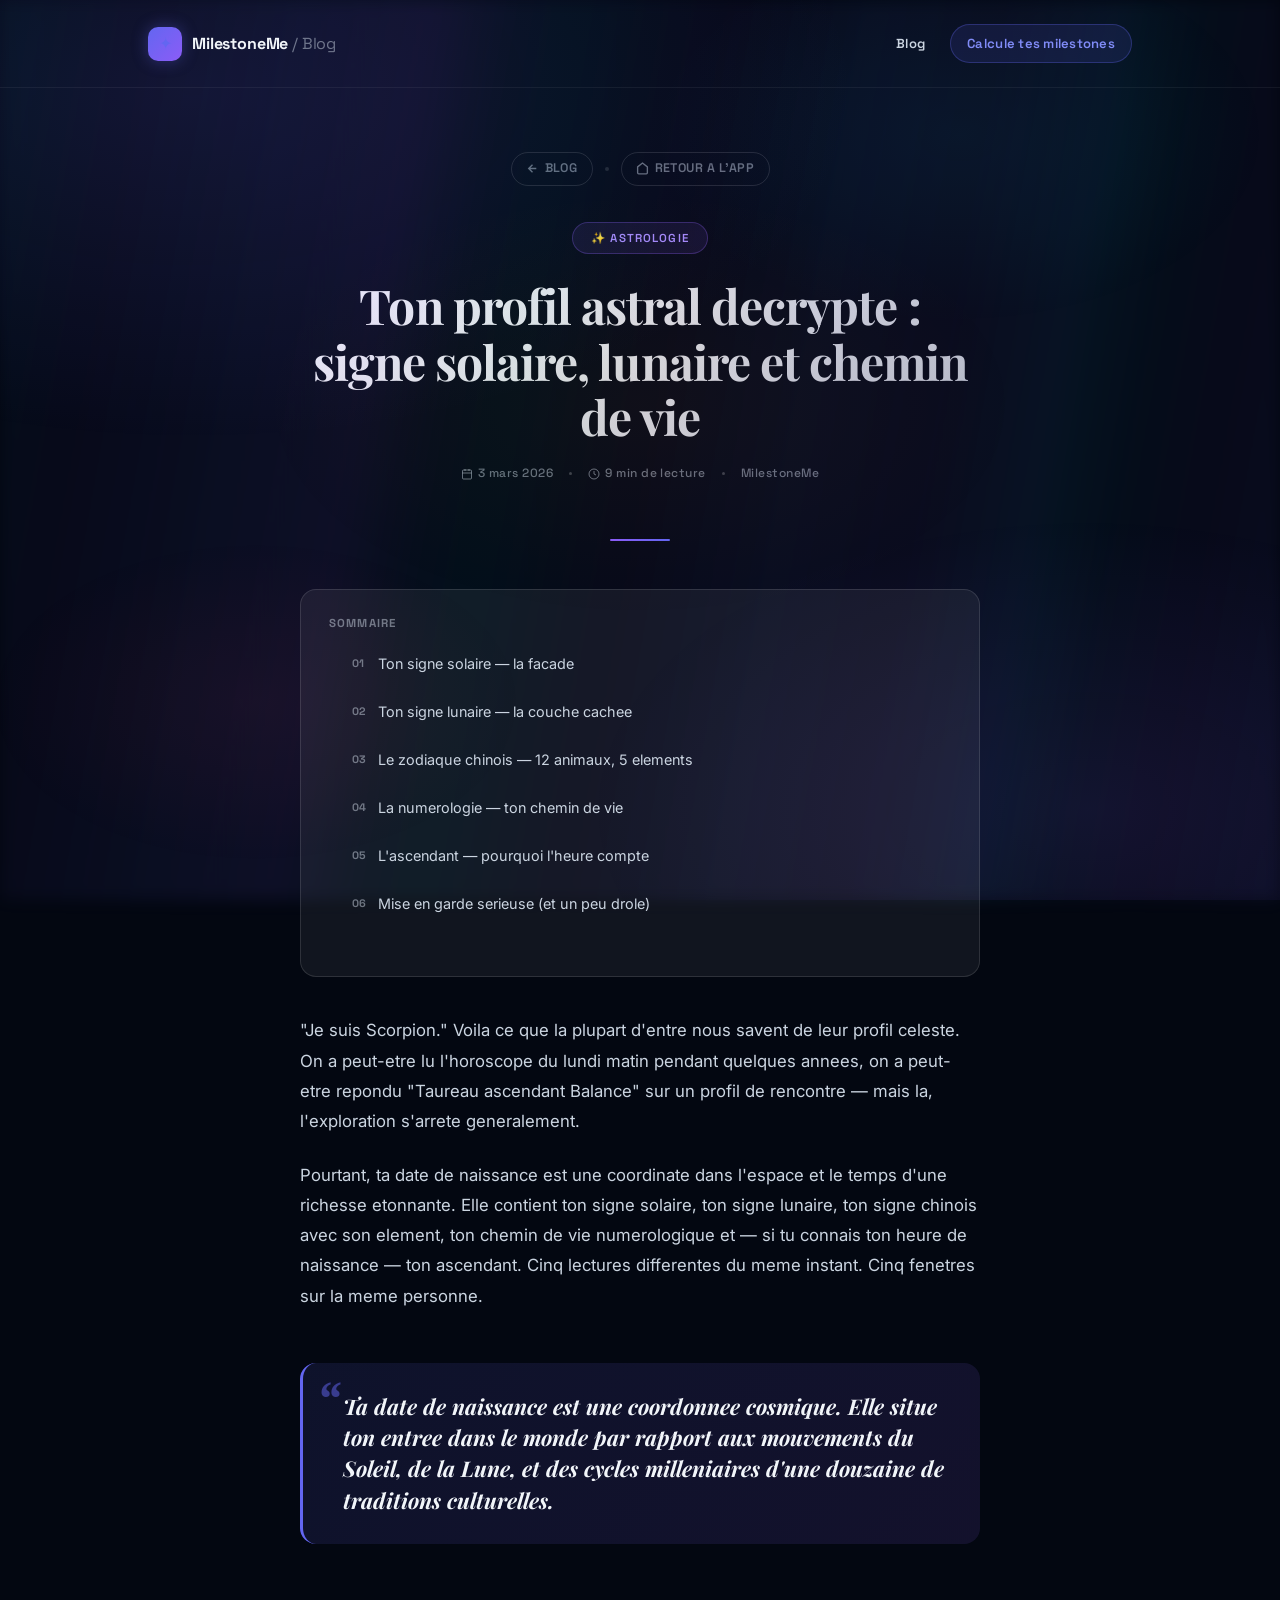
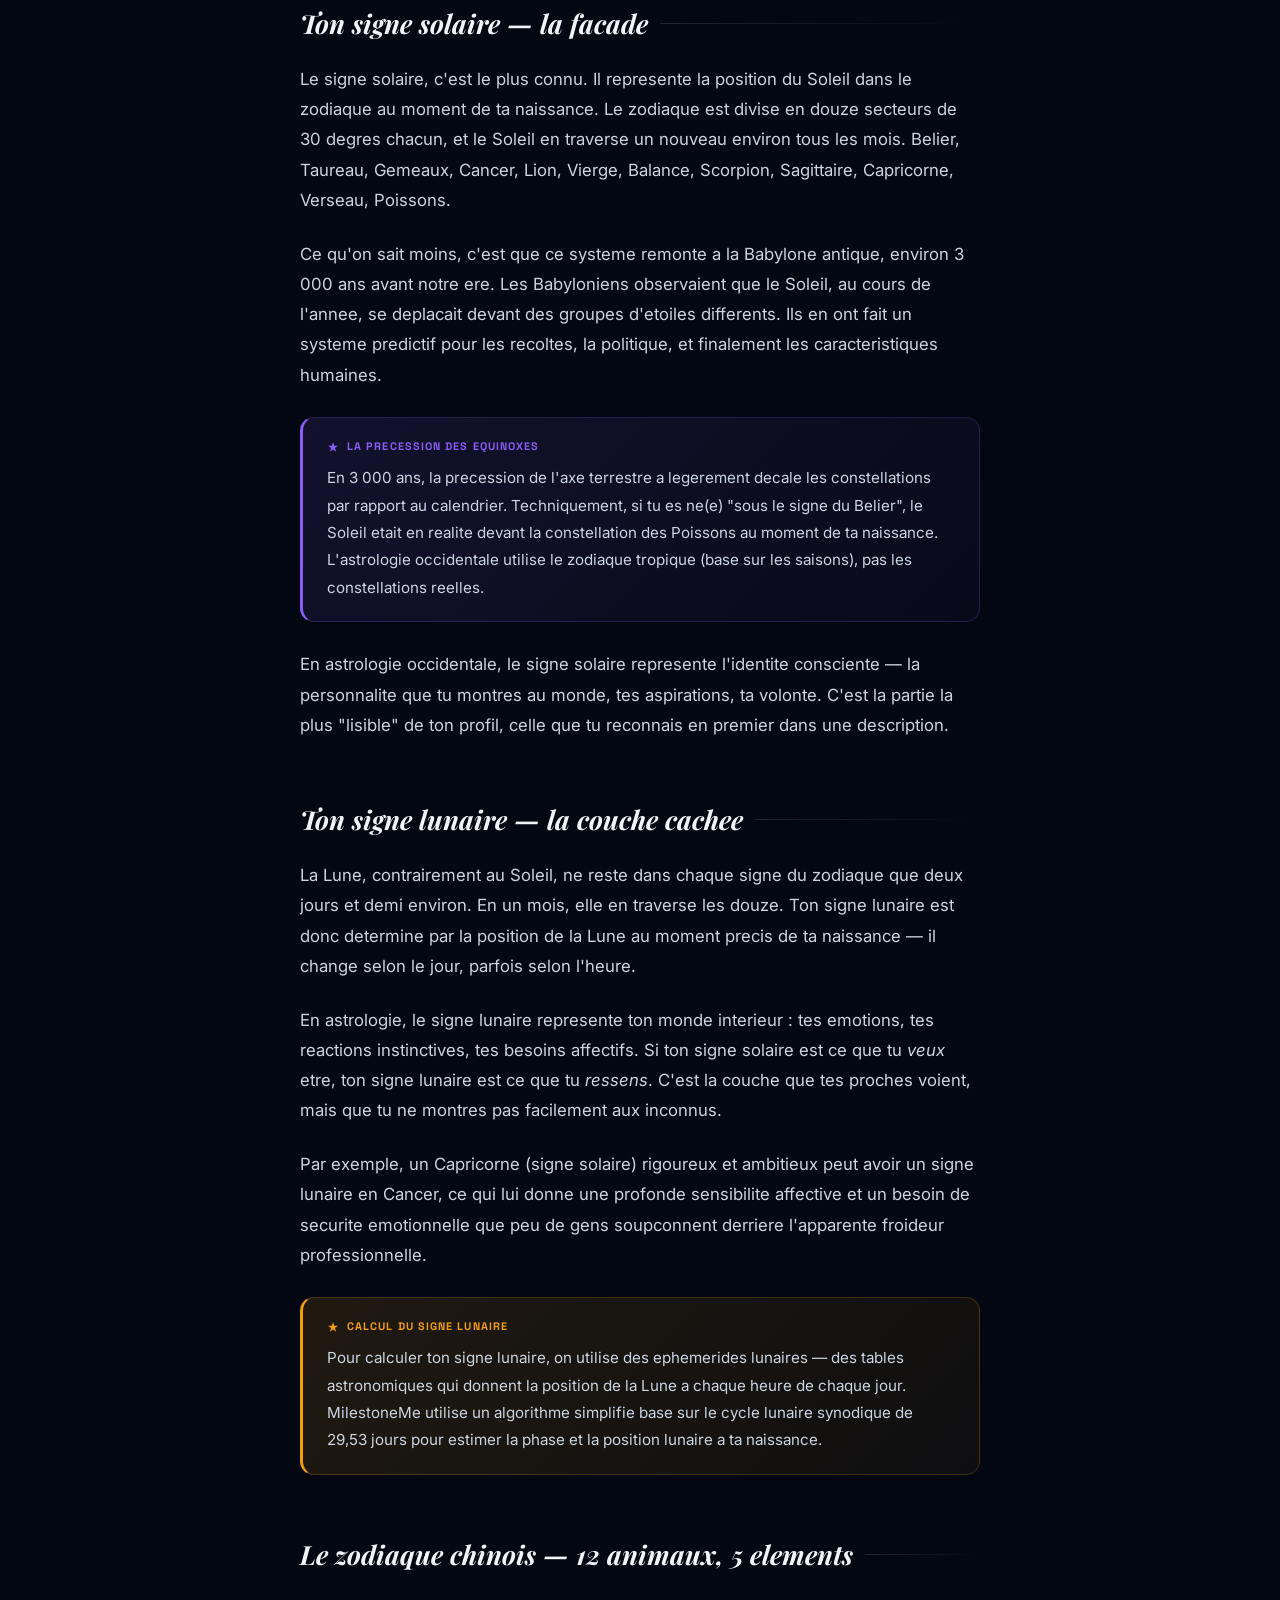
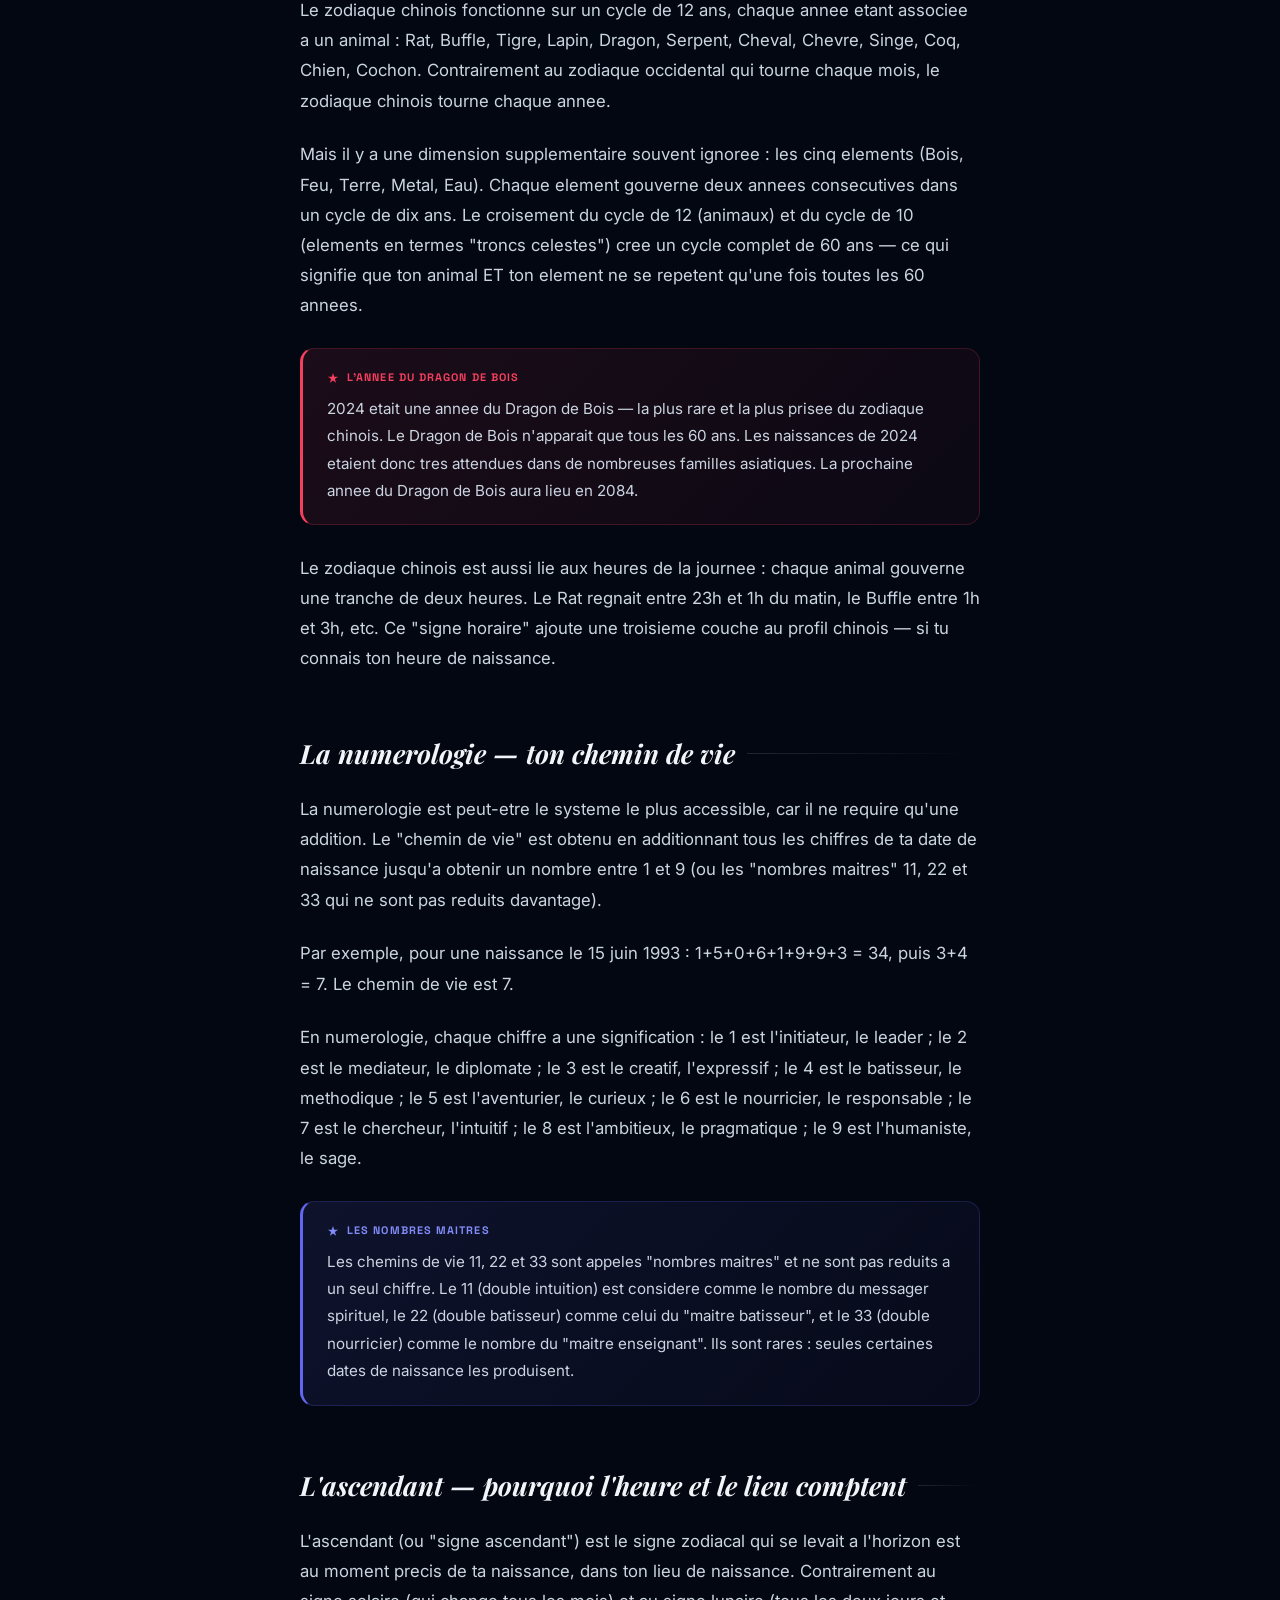
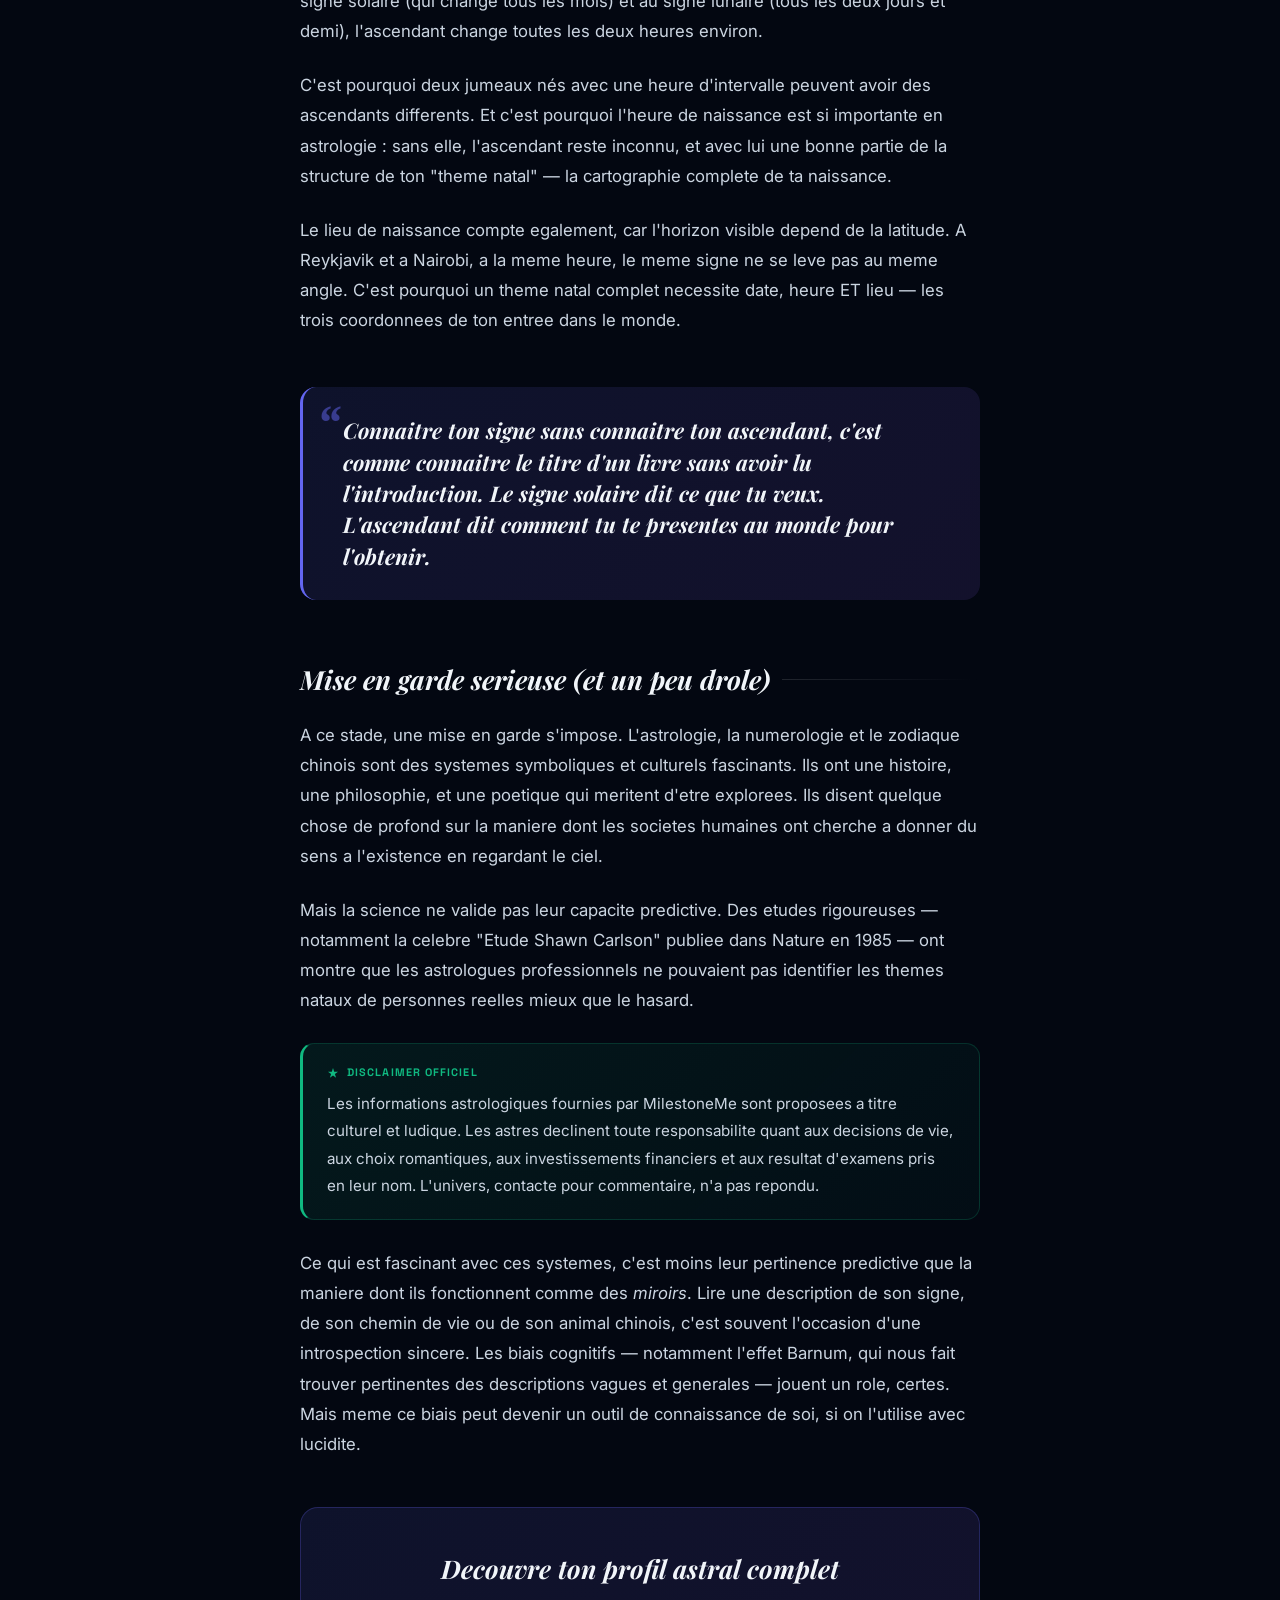
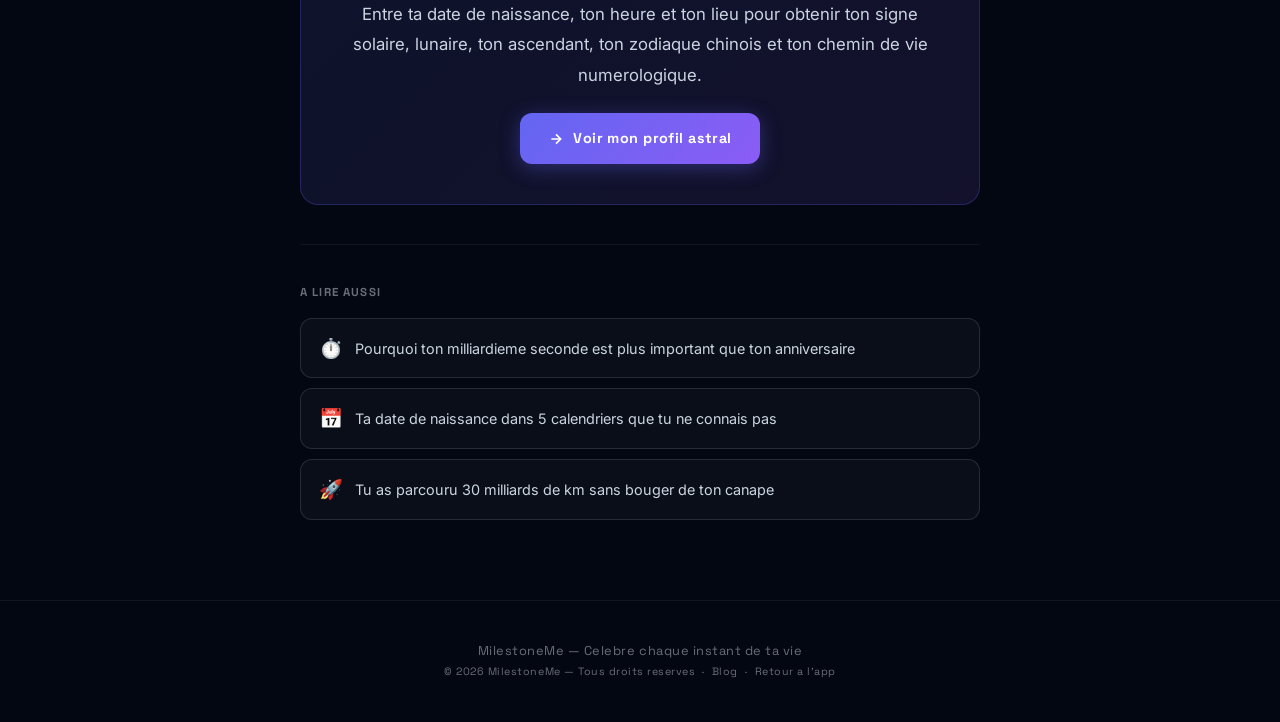
<file: blog/profil-astral.html>
<!DOCTYPE html>
<html lang="fr">
<head>
  <meta charset="UTF-8">
  <meta name="viewport" content="width=device-width, initial-scale=1.0">
  <title>Ton profil astral decrypte — MilestoneMe Blog</title>
  <meta name="description" content="Au-dela de ton signe astrologique, il existe un profil celeste complet : signe lunaire, zodiaque chinois, numerologie et ascendant. Tout ce que ta date de naissance dit de toi.">
  <link rel="canonical" href="https://statsme.org/blog/profil-astral.html">
  <meta property="og:type" content="article">
  <meta property="og:title" content="Ton profil astral decrypte">
  <meta property="og:description" content="Au-dela de ton signe astrologique, il existe un profil celeste complet. Tout ce que ta date de naissance dit de toi.">
  <meta property="og:url" content="https://statsme.org/blog/profil-astral.html">
  <meta property="og:image" content="https://statsme.org/img/og-image.jpg">
  <meta property="og:locale" content="fr_FR">
  <meta property="og:site_name" content="MilestoneMe">
  <meta name="twitter:card" content="summary_large_image">
  <meta name="twitter:title" content="Ton profil astral decrypte">
  <meta name="twitter:description" content="Au-dela de ton signe astrologique, il existe un profil celeste complet. Tout ce que ta date de naissance dit de toi.">
  <meta name="twitter:image" content="https://statsme.org/img/og-image.jpg">
  <link rel="icon" type="image/svg+xml" href="/favicon.svg">
  <link rel="preconnect" href="https://fonts.googleapis.com">
  <link rel="preconnect" href="https://fonts.gstatic.com" crossorigin>
  <link href="https://fonts.googleapis.com/css2?family=Playfair+Display:ital,wght@0,400;0,700;1,400;1,700&family=Space+Grotesk:wght@300;400;500;600;700&family=Inter:wght@300;400;500;600;700&display=swap" rel="stylesheet">
  <link rel="stylesheet" href="style.css">
  <!-- Theme: forced dark mode -->
  <script>document.documentElement.setAttribute('data-theme', 'dark');</script>
</head>
<body>

<div class="aurora-layer" aria-hidden="true"></div>


<header class="site-header">
  <div class="wrap">
    <div class="site-header-inner">
      <a href="../index.html" class="site-logo" aria-label="MilestoneMe — retour a l'accueil">
        <div class="site-logo-mark" aria-hidden="true">✦</div>
        <div class="site-logo-text">MilestoneMe <span>/ Blog</span></div>
      </a>
      <nav class="site-nav" aria-label="Navigation">
        <a href="index.html" class="nav-link">Blog</a>
        <a href="../index.html" class="nav-link nav-link--cta">Calcule tes milestones</a>
      </nav>
    </div>
  </div>
</header>

<main>

  <div class="article-hero">
    <div class="article-back-row">
      <a href="index.html" class="back-link">
        <svg width="13" height="13" viewBox="0 0 24 24" fill="none" stroke="currentColor" stroke-width="2.5" aria-hidden="true">
          <path d="M19 12H5M12 5l-7 7 7 7"/>
        </svg>
        Blog
      </a>
      <span class="back-sep" aria-hidden="true"></span>
      <a href="../index.html" class="back-link">
        <svg width="13" height="13" viewBox="0 0 24 24" fill="none" stroke="currentColor" stroke-width="2.5" aria-hidden="true">
          <path d="M3 9l9-7 9 7v11a2 2 0 0 1-2 2H5a2 2 0 0 1-2-2z"/>
        </svg>
        Retour a l'app
      </a>
    </div>

    <div class="article-tag" style="background:rgba(139,92,246,0.10);border-color:rgba(139,92,246,0.30);color:#A78BFA;">✨ Astrologie</div>

    <h1 class="article-title">
      Ton profil astral decrypte : signe solaire, lunaire et chemin de vie
    </h1>

    <div class="article-meta">
      <span class="article-meta-item">
        <svg width="12" height="12" viewBox="0 0 24 24" fill="none" stroke="currentColor" stroke-width="2" aria-hidden="true">
          <rect x="3" y="4" width="18" height="18" rx="2"/><line x1="16" y1="2" x2="16" y2="6"/><line x1="8" y1="2" x2="8" y2="6"/><line x1="3" y1="10" x2="21" y2="10"/>
        </svg>
        3 mars 2026
      </span>
      <span class="article-meta-sep" aria-hidden="true"></span>
      <span class="article-meta-item">
        <svg width="12" height="12" viewBox="0 0 24 24" fill="none" stroke="currentColor" stroke-width="2" aria-hidden="true">
          <circle cx="12" cy="12" r="10"/><polyline points="12 6 12 12 16 14"/>
        </svg>
        9 min de lecture
      </span>
      <span class="article-meta-sep" aria-hidden="true"></span>
      <span class="article-meta-item">MilestoneMe</span>
    </div>
  </div>

  <div class="wrap">
    <div class="article-divider" style="background:linear-gradient(90deg, var(--violet), var(--indigo));"></div>
  </div>

  <article class="article-body">

    <nav class="toc" aria-label="Sommaire">
      <div class="toc-title">Sommaire</div>
      <ol class="toc-list">
        <li><a href="#solaire"><span class="toc-num">01</span>Ton signe solaire — la facade</a></li>
        <li><a href="#lunaire"><span class="toc-num">02</span>Ton signe lunaire — la couche cachee</a></li>
        <li><a href="#chinois"><span class="toc-num">03</span>Le zodiaque chinois — 12 animaux, 5 elements</a></li>
        <li><a href="#numerologie"><span class="toc-num">04</span>La numerologie — ton chemin de vie</a></li>
        <li><a href="#ascendant"><span class="toc-num">05</span>L'ascendant — pourquoi l'heure compte</a></li>
        <li><a href="#disclaimer"><span class="toc-num">06</span>Mise en garde serieuse (et un peu drole)</a></li>
      </ol>
    </nav>

    <p>
      "Je suis Scorpion." Voila ce que la plupart d'entre nous savent de leur profil celeste. On a peut-etre lu l'horoscope du lundi matin pendant quelques annees, on a peut-etre repondu "Taureau ascendant Balance" sur un profil de rencontre — mais la, l'exploration s'arrete generalement.
    </p>

    <p>
      Pourtant, ta date de naissance est une coordinate dans l'espace et le temps d'une richesse etonnante. Elle contient ton signe solaire, ton signe lunaire, ton signe chinois avec son element, ton chemin de vie numerologique et — si tu connais ton heure de naissance — ton ascendant. Cinq lectures differentes du meme instant. Cinq fenetres sur la meme personne.
    </p>

    <blockquote class="pull-quote">
      Ta date de naissance est une coordonnee cosmique. Elle situe ton entree dans le monde par rapport aux mouvements du Soleil, de la Lune, et des cycles milleniaires d'une douzaine de traditions culturelles.
    </blockquote>

    <h2 id="solaire">Ton signe solaire — la facade</h2>

    <p>
      Le signe solaire, c'est le plus connu. Il represente la position du Soleil dans le zodiaque au moment de ta naissance. Le zodiaque est divise en douze secteurs de 30 degres chacun, et le Soleil en traverse un nouveau environ tous les mois. Belier, Taureau, Gemeaux, Cancer, Lion, Vierge, Balance, Scorpion, Sagittaire, Capricorne, Verseau, Poissons.
    </p>

    <p>
      Ce qu'on sait moins, c'est que ce systeme remonte a la Babylone antique, environ 3 000 ans avant notre ere. Les Babyloniens observaient que le Soleil, au cours de l'annee, se deplacait devant des groupes d'etoiles differents. Ils en ont fait un systeme predictif pour les recoltes, la politique, et finalement les caracteristiques humaines.
    </p>

    <div class="fun-fact fun-fact--violet">
      <div class="fun-fact-label">
        <svg width="12" height="12" viewBox="0 0 24 24" fill="currentColor" aria-hidden="true"><path d="M12 2l2.4 7.4H22l-6.2 4.5 2.4 7.4L12 17l-6.2 4.3 2.4-7.4L2 9.4h7.6z"/></svg>
        La precession des equinoxes
      </div>
      <p>En 3 000 ans, la precession de l'axe terrestre a legerement decale les constellations par rapport au calendrier. Techniquement, si tu es ne(e) "sous le signe du Belier", le Soleil etait en realite devant la constellation des Poissons au moment de ta naissance. L'astrologie occidentale utilise le zodiaque tropique (base sur les saisons), pas les constellations reelles.</p>
    </div>

    <p>
      En astrologie occidentale, le signe solaire represente l'identite consciente — la personnalite que tu montres au monde, tes aspirations, ta volonte. C'est la partie la plus "lisible" de ton profil, celle que tu reconnais en premier dans une description.
    </p>

    <h2 id="lunaire">Ton signe lunaire — la couche cachee</h2>

    <p>
      La Lune, contrairement au Soleil, ne reste dans chaque signe du zodiaque que deux jours et demi environ. En un mois, elle en traverse les douze. Ton signe lunaire est donc determine par la position de la Lune au moment precis de ta naissance — il change selon le jour, parfois selon l'heure.
    </p>

    <p>
      En astrologie, le signe lunaire represente ton monde interieur : tes emotions, tes reactions instinctives, tes besoins affectifs. Si ton signe solaire est ce que tu <em>veux</em> etre, ton signe lunaire est ce que tu <em>ressens</em>. C'est la couche que tes proches voient, mais que tu ne montres pas facilement aux inconnus.
    </p>

    <p>
      Par exemple, un Capricorne (signe solaire) rigoureux et ambitieux peut avoir un signe lunaire en Cancer, ce qui lui donne une profonde sensibilite affective et un besoin de securite emotionnelle que peu de gens soupconnent derriere l'apparente froideur professionnelle.
    </p>

    <div class="fun-fact">
      <div class="fun-fact-label">
        <svg width="12" height="12" viewBox="0 0 24 24" fill="currentColor" aria-hidden="true"><path d="M12 2l2.4 7.4H22l-6.2 4.5 2.4 7.4L12 17l-6.2 4.3 2.4-7.4L2 9.4h7.6z"/></svg>
        Calcul du signe lunaire
      </div>
      <p>Pour calculer ton signe lunaire, on utilise des ephemerides lunaires — des tables astronomiques qui donnent la position de la Lune a chaque heure de chaque jour. MilestoneMe utilise un algorithme simplifie base sur le cycle lunaire synodique de 29,53 jours pour estimer la phase et la position lunaire a ta naissance.</p>
    </div>

    <h2 id="chinois">Le zodiaque chinois — 12 animaux, 5 elements</h2>

    <p>
      Le zodiaque chinois fonctionne sur un cycle de 12 ans, chaque annee etant associee a un animal : Rat, Buffle, Tigre, Lapin, Dragon, Serpent, Cheval, Chevre, Singe, Coq, Chien, Cochon. Contrairement au zodiaque occidental qui tourne chaque mois, le zodiaque chinois tourne chaque annee.
    </p>

    <p>
      Mais il y a une dimension supplementaire souvent ignoree : les cinq elements (Bois, Feu, Terre, Metal, Eau). Chaque element gouverne deux annees consecutives dans un cycle de dix ans. Le croisement du cycle de 12 (animaux) et du cycle de 10 (elements en termes "troncs celestes") cree un cycle complet de 60 ans — ce qui signifie que ton animal ET ton element ne se repetent qu'une fois toutes les 60 annees.
    </p>

    <div class="fun-fact fun-fact--rose">
      <div class="fun-fact-label">
        <svg width="12" height="12" viewBox="0 0 24 24" fill="currentColor" aria-hidden="true"><path d="M12 2l2.4 7.4H22l-6.2 4.5 2.4 7.4L12 17l-6.2 4.3 2.4-7.4L2 9.4h7.6z"/></svg>
        L'annee du Dragon de Bois
      </div>
      <p>2024 etait une annee du Dragon de Bois — la plus rare et la plus prisee du zodiaque chinois. Le Dragon de Bois n'apparait que tous les 60 ans. Les naissances de 2024 etaient donc tres attendues dans de nombreuses familles asiatiques. La prochaine annee du Dragon de Bois aura lieu en 2084.</p>
    </div>

    <p>
      Le zodiaque chinois est aussi lie aux heures de la journee : chaque animal gouverne une tranche de deux heures. Le Rat regnait entre 23h et 1h du matin, le Buffle entre 1h et 3h, etc. Ce "signe horaire" ajoute une troisieme couche au profil chinois — si tu connais ton heure de naissance.
    </p>

    <h2 id="numerologie">La numerologie — ton chemin de vie</h2>

    <p>
      La numerologie est peut-etre le systeme le plus accessible, car il ne require qu'une addition. Le "chemin de vie" est obtenu en additionnant tous les chiffres de ta date de naissance jusqu'a obtenir un nombre entre 1 et 9 (ou les "nombres maitres" 11, 22 et 33 qui ne sont pas reduits davantage).
    </p>

    <p>
      Par exemple, pour une naissance le 15 juin 1993 : 1+5+0+6+1+9+9+3 = 34, puis 3+4 = 7. Le chemin de vie est 7.
    </p>

    <p>
      En numerologie, chaque chiffre a une signification : le 1 est l'initiateur, le leader ; le 2 est le mediateur, le diplomate ; le 3 est le creatif, l'expressif ; le 4 est le batisseur, le methodique ; le 5 est l'aventurier, le curieux ; le 6 est le nourricier, le responsable ; le 7 est le chercheur, l'intuitif ; le 8 est l'ambitieux, le pragmatique ; le 9 est l'humaniste, le sage.
    </p>

    <div class="fun-fact fun-fact--indigo">
      <div class="fun-fact-label">
        <svg width="12" height="12" viewBox="0 0 24 24" fill="currentColor" aria-hidden="true"><path d="M12 2l2.4 7.4H22l-6.2 4.5 2.4 7.4L12 17l-6.2 4.3 2.4-7.4L2 9.4h7.6z"/></svg>
        Les nombres maitres
      </div>
      <p>Les chemins de vie 11, 22 et 33 sont appeles "nombres maitres" et ne sont pas reduits a un seul chiffre. Le 11 (double intuition) est considere comme le nombre du messager spirituel, le 22 (double batisseur) comme celui du "maitre batisseur", et le 33 (double nourricier) comme le nombre du "maitre enseignant". Ils sont rares : seules certaines dates de naissance les produisent.</p>
    </div>

    <h2 id="ascendant">L'ascendant — pourquoi l'heure et le lieu comptent</h2>

    <p>
      L'ascendant (ou "signe ascendant") est le signe zodiacal qui se levait a l'horizon est au moment precis de ta naissance, dans ton lieu de naissance. Contrairement au signe solaire (qui change tous les mois) et au signe lunaire (tous les deux jours et demi), l'ascendant change toutes les deux heures environ.
    </p>

    <p>
      C'est pourquoi deux jumeaux nés avec une heure d'intervalle peuvent avoir des ascendants differents. Et c'est pourquoi l'heure de naissance est si importante en astrologie : sans elle, l'ascendant reste inconnu, et avec lui une bonne partie de la structure de ton "theme natal" — la cartographie complete de ta naissance.
    </p>

    <p>
      Le lieu de naissance compte egalement, car l'horizon visible depend de la latitude. A Reykjavik et a Nairobi, a la meme heure, le meme signe ne se leve pas au meme angle. C'est pourquoi un theme natal complet necessite date, heure ET lieu — les trois coordonnees de ton entree dans le monde.
    </p>

    <blockquote class="pull-quote">
      Connaitre ton signe sans connaitre ton ascendant, c'est comme connaitre le titre d'un livre sans avoir lu l'introduction. Le signe solaire dit ce que tu veux. L'ascendant dit comment tu te presentes au monde pour l'obtenir.
    </blockquote>

    <h2 id="disclaimer">Mise en garde serieuse (et un peu drole)</h2>

    <p>
      A ce stade, une mise en garde s'impose. L'astrologie, la numerologie et le zodiaque chinois sont des systemes symboliques et culturels fascinants. Ils ont une histoire, une philosophie, et une poetique qui meritent d'etre explorees. Ils disent quelque chose de profond sur la maniere dont les societes humaines ont cherche a donner du sens a l'existence en regardant le ciel.
    </p>

    <p>
      Mais la science ne valide pas leur capacite predictive. Des etudes rigoureuses — notamment la celebre "Etude Shawn Carlson" publiee dans Nature en 1985 — ont montre que les astrologues professionnels ne pouvaient pas identifier les themes nataux de personnes reelles mieux que le hasard.
    </p>

    <div class="fun-fact fun-fact--emerald">
      <div class="fun-fact-label">
        <svg width="12" height="12" viewBox="0 0 24 24" fill="currentColor" aria-hidden="true"><path d="M12 2l2.4 7.4H22l-6.2 4.5 2.4 7.4L12 17l-6.2 4.3 2.4-7.4L2 9.4h7.6z"/></svg>
        Disclaimer officiel
      </div>
      <p>Les informations astrologiques fournies par MilestoneMe sont proposees a titre culturel et ludique. Les astres declinent toute responsabilite quant aux decisions de vie, aux choix romantiques, aux investissements financiers et aux resultat d'examens pris en leur nom. L'univers, contacte pour commentaire, n'a pas repondu.</p>
    </div>

    <p>
      Ce qui est fascinant avec ces systemes, c'est moins leur pertinence predictive que la maniere dont ils fonctionnent comme des <em>miroirs</em>. Lire une description de son signe, de son chemin de vie ou de son animal chinois, c'est souvent l'occasion d'une introspection sincere. Les biais cognitifs — notamment l'effet Barnum, qui nous fait trouver pertinentes des descriptions vagues et generales — jouent un role, certes. Mais meme ce biais peut devenir un outil de connaissance de soi, si on l'utilise avec lucidite.
    </p>

    <!-- CTA -->
    <div class="article-cta">
      <div class="article-cta-title">Decouvre ton profil astral complet</div>
      <p class="article-cta-sub">
        Entre ta date de naissance, ton heure et ton lieu pour obtenir ton signe solaire, lunaire, ton ascendant, ton zodiaque chinois et ton chemin de vie numerologique.
      </p>
      <a href="../index.html" class="btn-cta">
        <svg width="16" height="16" viewBox="0 0 24 24" fill="none" stroke="currentColor" stroke-width="2.5" aria-hidden="true">
          <path d="M5 12h14M12 5l7 7-7 7"/>
        </svg>
        Voir mon profil astral
      </a>
    </div>

    <!-- Related articles -->
    <div class="related-articles">
      <div class="related-title">A lire aussi</div>
      <div class="related-links">
        <a href="milliardieme-seconde.html" class="related-link">
          <span class="related-link-icon" aria-hidden="true">⏱️</span>
          <span>Pourquoi ton milliardieme seconde est plus important que ton anniversaire</span>
        </a>
        <a href="5-calendriers.html" class="related-link">
          <span class="related-link-icon" aria-hidden="true">📅</span>
          <span>Ta date de naissance dans 5 calendriers que tu ne connais pas</span>
        </a>
        <a href="30-milliards-km.html" class="related-link">
          <span class="related-link-icon" aria-hidden="true">🚀</span>
          <span>Tu as parcouru 30 milliards de km sans bouger de ton canape</span>
        </a>
      </div>
    </div>

  </article>
</main>

<footer>
  <a href="../index.html">MilestoneMe</a> — Celebre chaque instant de ta vie<br>
  <small>© 2026 MilestoneMe — Tous droits reserves &nbsp;·&nbsp; <a href="index.html">Blog</a> &nbsp;·&nbsp; <a href="../index.html">Retour a l'app</a></small>
</footer>

</body>
</html>
</file>
<file: blog/style.css>
/* ═══════════════════════════════════════════════════════════════════════════
   MilestoneMe Blog — Design System "Cosmic Observatory"
   Standalone stylesheet — all design tokens self-contained
   ═══════════════════════════════════════════════════════════════════════════ */

/* ─── DESIGN TOKENS ──────────────────────────────────────────────────────── */
:root {
  /* Backgrounds */
  --bg:  #030711;
  --bg2: #0A0818;

  /* Surfaces — layered glass */
  --surface:  rgba(255,255,255,0.03);
  --surface2: rgba(255,255,255,0.06);
  --surface3: rgba(255,255,255,0.10);

  /* Borders */
  --border:  rgba(255,255,255,0.06);
  --border2: rgba(255,255,255,0.12);
  --border3: rgba(255,255,255,0.22);

  /* Text hierarchy */
  --text:  #F1F5F9;
  --text2: #CBD5E1;
  --muted: rgba(203,213,225,0.50);

  /* Brand accents */
  --indigo:  #6366F1;
  --violet:  #8B5CF6;
  --amber:   #F59E0B;
  --emerald: #10B981;
  --rose:    #F43F5E;
  --cyan:    #06B6D4;

  /* Dim versions */
  --indigo-dim:  rgba(99,102,241,0.12);
  --violet-dim:  rgba(139,92,246,0.12);
  --amber-dim:   rgba(245,158,11,0.12);
  --emerald-dim: rgba(16,185,129,0.10);
  --rose-dim:    rgba(244,63,94,0.10);
  --cyan-dim:    rgba(6,182,212,0.10);

  /* Radii */
  --radius-card: 18px;
  --radius-pill: 100px;

  /* Blog-specific */
  --article-max: 720px;
  --reading-lh:  1.80;
}

/* ─── LIGHT MODE ─────────────────────────────────────────────────────────── */
:root[data-theme="light"] {
  --bg:  #FAFBFF;
  --bg2: #F3F4FA;
  --surface:  rgba(51,65,85,0.04);
  --surface2: rgba(51,65,85,0.08);
  --surface3: rgba(51,65,85,0.12);
  --border:  rgba(51,65,85,0.10);
  --border2: rgba(51,65,85,0.18);
  --border3: rgba(51,65,85,0.28);
  --text:  #1E293B;
  --text2: #475569;
  --muted: rgba(71,85,105,0.65);
  --indigo:  #4F46E5;
  --violet:  #7C3AED;
  --amber:   #D97706;
  --emerald: #059669;
  --rose:    #E11D48;
  --cyan:    #0891B2;
  --indigo-dim:  rgba(79,70,229,0.10);
  --violet-dim:  rgba(124,58,237,0.10);
  --amber-dim:   rgba(217,119,6,0.08);
  --emerald-dim: rgba(5,150,105,0.08);
  --rose-dim:    rgba(225,29,72,0.08);
  --cyan-dim:    rgba(8,145,178,0.08);
}

/* ─── RESET ──────────────────────────────────────────────────────────────── */
*, *::before, *::after {
  box-sizing: border-box;
  margin: 0;
  padding: 0;
}

/* ─── SMOOTH THEME TRANSITIONS ───────────────────────────────────────────── */
*, *::before, *::after {
  transition: background-color 0.30s ease, border-color 0.30s ease, color 0.30s ease;
}

@media (prefers-reduced-motion: reduce) {
  *, *::before, *::after { transition: none; }
}

/* ─── BASE ───────────────────────────────────────────────────────────────── */
html { scroll-behavior: smooth; }

body {
  font-family: 'Inter', sans-serif;
  background: var(--bg);
  color: var(--text);
  min-height: 100vh;
  overflow-x: hidden;
  -webkit-font-smoothing: antialiased;
  -moz-osx-font-smoothing: grayscale;
  line-height: 1.6;
}

a {
  color: var(--indigo);
  text-decoration: none;
  transition: color 0.18s ease;
}

a:hover { color: var(--violet); }

/* ─── AURORA BACKGROUND ──────────────────────────────────────────────────── */
body::before {
  content: '';
  position: fixed;
  inset: 0;
  z-index: 0;
  pointer-events: none;
  background:
    radial-gradient(ellipse 80% 60% at 15% 10%,  rgba(99,102,241,0.12)  0%, transparent 65%),
    radial-gradient(ellipse 60% 50% at 85% 90%,  rgba(139,92,246,0.10)  0%, transparent 65%),
    radial-gradient(ellipse 50% 40% at 50% 45%,  rgba(245,158,11,0.04)  0%, transparent 60%),
    radial-gradient(ellipse 40% 35% at 75% 15%,  rgba(6,182,212,0.07)   0%, transparent 60%),
    radial-gradient(ellipse 35% 30% at 20% 78%,  rgba(244,63,94,0.06)   0%, transparent 60%);
  animation: nebulaShift 12s ease-in-out infinite alternate;
}

:root[data-theme="light"] body::before { opacity: 0.20; }

@keyframes nebulaShift {
  0%   { opacity: 0.8; }
  100% { opacity: 1;   }
}

@media (prefers-reduced-motion: reduce) {
  body::before { animation: none; }
}

/* ─── AURORA LAYER ───────────────────────────────────────────────────────── */
.aurora-layer {
  position: fixed;
  inset: 0;
  z-index: 0;
  pointer-events: none;
  background-image:
    repeating-linear-gradient(100deg, transparent 0%, transparent 7%, rgba(99,102,241,0.04) 10%, transparent 12%, transparent 16%),
    repeating-linear-gradient(100deg, rgba(99,102,241,0.08) 10%, rgba(139,92,246,0.06) 15%, rgba(6,182,212,0.05) 20%, rgba(139,92,246,0.04) 25%, rgba(99,102,241,0.07) 30%);
  background-size: 300% 300%, 200% 200%;
  animation: auroraMove 20s linear infinite;
  filter: blur(8px);
}

:root[data-theme="light"] .aurora-layer { opacity: 0.25; }

@keyframes auroraMove {
  from { background-position: 50% 50%, 50% 50%; }
  to   { background-position: 350% 50%, 350% 50%; }
}

@media (prefers-reduced-motion: reduce) {
  .aurora-layer { animation: none; }
}

/* ─── LAYOUT ─────────────────────────────────────────────────────────────── */
.wrap {
  max-width: 1040px;
  margin: 0 auto;
  padding: 0 28px;
  position: relative;
  z-index: 1;
}

/* ═══════════════════════════════════════════════════════════════════════════
   SITE HEADER
   ═══════════════════════════════════════════════════════════════════════════ */
.site-header {
  position: relative;
  z-index: 10;
  padding: 24px 0;
  border-bottom: 1px solid var(--border);
}

.site-header-inner {
  display: flex;
  align-items: center;
  justify-content: space-between;
  gap: 16px;
}

.site-logo {
  display: flex;
  align-items: center;
  gap: 10px;
  text-decoration: none;
}

.site-logo-mark {
  width: 34px;
  height: 34px;
  background: linear-gradient(135deg, var(--indigo), var(--violet));
  border-radius: 10px;
  display: flex;
  align-items: center;
  justify-content: center;
  font-size: 1rem;
  flex-shrink: 0;
  box-shadow: 0 0 16px rgba(99,102,241,0.35);
}

.site-logo-text {
  font-family: 'Space Grotesk', sans-serif;
  font-weight: 700;
  font-size: 1rem;
  color: var(--text);
  letter-spacing: -0.01em;
}

.site-logo-text span {
  font-weight: 400;
  color: var(--muted);
}

.site-nav {
  display: flex;
  align-items: center;
  gap: 8px;
}

.nav-link {
  font-family: 'Space Grotesk', sans-serif;
  font-size: 0.82rem;
  font-weight: 600;
  color: var(--text2);
  text-decoration: none;
  padding: 8px 16px;
  border-radius: var(--radius-pill);
  border: 1px solid transparent;
  letter-spacing: 0.02em;
  transition: all 0.18s ease;
}

.nav-link:hover {
  color: var(--text);
  background: var(--surface2);
  border-color: var(--border2);
}

.nav-link--cta {
  background: var(--indigo-dim);
  border-color: rgba(99,102,241,0.30);
  color: #818CF8;
}

.nav-link--cta:hover {
  background: rgba(99,102,241,0.22);
  border-color: rgba(99,102,241,0.50);
  color: #A5B4FC;
}

/* ─── THEME TOGGLE ───────────────────────────────────────────────────────── */
.theme-toggle-wrap {
  position: fixed;
  top: 24px;
  right: 24px;
  z-index: 999;
}

.btn-theme-toggle {
  width: 44px;
  height: 44px;
  display: flex;
  align-items: center;
  justify-content: center;
  background: var(--surface2);
  border: 1px solid var(--border2);
  border-radius: 12px;
  color: var(--text2);
  cursor: pointer;
  transition: background 0.25s ease, border-color 0.25s ease, color 0.25s ease, transform 0.18s ease;
}

.btn-theme-toggle:hover {
  background: var(--surface3);
  border-color: var(--border3);
  color: var(--text);
}

.btn-theme-toggle:active { transform: scale(0.93); }

.theme-icon-moon { display: none; }
:root[data-theme="light"] .theme-icon-sun  { display: none; }
:root[data-theme="light"] .theme-icon-moon { display: block; }

@media (max-width: 640px) {
  .theme-toggle-wrap { top: 16px; right: 16px; }
  .btn-theme-toggle  { width: 40px; height: 40px; }
}

/* ═══════════════════════════════════════════════════════════════════════════
   BLOG LISTING PAGE — HERO
   ═══════════════════════════════════════════════════════════════════════════ */
.blog-hero {
  text-align: center;
  padding: 80px 20px 64px;
}

.blog-hero-badge {
  display: inline-flex;
  align-items: center;
  gap: 7px;
  background: rgba(99,102,241,0.10);
  border: 1px solid rgba(99,102,241,0.30);
  color: #818CF8;
  padding: 6px 18px;
  border-radius: var(--radius-pill);
  font-size: 0.72rem;
  font-weight: 600;
  font-family: 'Space Grotesk', sans-serif;
  letter-spacing: 0.10em;
  text-transform: uppercase;
  margin-bottom: 28px;
}

.blog-hero-title {
  font-family: 'Playfair Display', serif;
  font-size: clamp(2.2rem, 5vw, 3.8rem);
  font-weight: 700;
  line-height: 1.10;
  letter-spacing: -0.02em;
  background: linear-gradient(145deg, #ffffff 0%, rgba(226,232,240,0.80) 100%);
  -webkit-background-clip: text;
  -webkit-text-fill-color: transparent;
  background-clip: text;
  margin-bottom: 18px;
}

:root[data-theme="light"] .blog-hero-title {
  background: linear-gradient(145deg, #1E293B 0%, #334155 100%);
  -webkit-background-clip: text;
  -webkit-text-fill-color: transparent;
  background-clip: text;
}

.blog-hero-title em {
  font-style: italic;
  background: linear-gradient(135deg, var(--amber) 0%, var(--violet) 55%, var(--indigo) 100%);
  -webkit-background-clip: text;
  -webkit-text-fill-color: transparent;
  background-clip: text;
}

.blog-hero-sub {
  font-size: clamp(0.95rem, 2vw, 1.10rem);
  color: var(--muted);
  max-width: 480px;
  margin: 0 auto;
  line-height: 1.70;
}

/* ═══════════════════════════════════════════════════════════════════════════
   ARTICLE GRID
   ═══════════════════════════════════════════════════════════════════════════ */
.articles-grid {
  display: grid;
  grid-template-columns: repeat(2, 1fr);
  gap: 24px;
  padding-bottom: 80px;
}

/* ─── ARTICLE CARD ───────────────────────────────────────────────────────── */
.article-card {
  background: linear-gradient(140deg, rgba(99,102,241,0.05), var(--surface));
  border: 1px solid var(--border2);
  border-radius: var(--radius-card);
  padding: 32px 28px;
  display: flex;
  flex-direction: column;
  gap: 0;
  text-decoration: none;
  color: inherit;
  position: relative;
  overflow: hidden;
  transition: transform 0.22s ease, border-color 0.22s ease, box-shadow 0.22s ease;
}

/* Left accent bar */
.article-card::before {
  content: '';
  position: absolute;
  top: 0;
  left: 0;
  width: 3px;
  height: 100%;
  background: linear-gradient(180deg, var(--card-accent, var(--indigo)), transparent);
  border-radius: 3px 0 0 3px;
}

.article-card:hover {
  transform: translateY(-3px);
  border-color: var(--border3);
  box-shadow: 0 16px 40px rgba(0,0,0,0.30);
  color: inherit;
}

.article-card--indigo { --card-accent: var(--indigo); }
.article-card--amber  { --card-accent: var(--amber);  }
.article-card--emerald{ --card-accent: var(--emerald);}
.article-card--violet { --card-accent: var(--violet); }

/* Card icon */
.article-card-icon {
  font-size: 2.4rem;
  line-height: 1;
  margin-bottom: 18px;
  display: block;
}

/* Card meta row */
.article-card-meta {
  display: flex;
  align-items: center;
  gap: 10px;
  margin-bottom: 12px;
}

.article-card-tag {
  font-family: 'Space Grotesk', sans-serif;
  font-size: 0.65rem;
  font-weight: 700;
  text-transform: uppercase;
  letter-spacing: 0.10em;
  padding: 3px 10px;
  border-radius: var(--radius-pill);
  background: var(--indigo-dim);
  color: #818CF8;
  border: 1px solid rgba(99,102,241,0.25);
}

.article-card--amber  .article-card-tag { background: var(--amber-dim);   color: var(--amber);   border-color: rgba(245,158,11,0.25); }
.article-card--emerald .article-card-tag{ background: var(--emerald-dim); color: var(--emerald); border-color: rgba(16,185,129,0.25); }
.article-card--violet .article-card-tag { background: var(--violet-dim);  color: var(--violet);  border-color: rgba(139,92,246,0.25); }

.article-card-readtime {
  font-family: 'Space Grotesk', sans-serif;
  font-size: 0.70rem;
  font-weight: 500;
  color: var(--muted);
  letter-spacing: 0.02em;
}

/* Card title */
.article-card-title {
  font-family: 'Playfair Display', serif;
  font-size: clamp(1.05rem, 2.2vw, 1.25rem);
  font-weight: 700;
  font-style: italic;
  line-height: 1.30;
  color: var(--text);
  margin-bottom: 12px;
}

/* Card excerpt */
.article-card-excerpt {
  font-family: 'Inter', sans-serif;
  font-size: 0.88rem;
  color: var(--text2);
  line-height: 1.65;
  flex: 1;
  margin-bottom: 24px;
}

/* Read link */
.article-card-link {
  display: inline-flex;
  align-items: center;
  gap: 7px;
  font-family: 'Space Grotesk', sans-serif;
  font-size: 0.80rem;
  font-weight: 700;
  color: var(--indigo);
  letter-spacing: 0.04em;
  text-transform: uppercase;
  text-decoration: none;
  transition: gap 0.18s ease, color 0.18s ease;
}

.article-card--amber  .article-card-link { color: var(--amber);   }
.article-card--emerald .article-card-link{ color: var(--emerald); }
.article-card--violet .article-card-link { color: var(--violet);  }

.article-card:hover .article-card-link { gap: 11px; }

.article-card-link svg {
  transition: transform 0.18s ease;
}

.article-card:hover .article-card-link svg {
  transform: translateX(3px);
}

/* ═══════════════════════════════════════════════════════════════════════════
   ARTICLE PAGE — HERO
   ═══════════════════════════════════════════════════════════════════════════ */
.article-hero {
  padding: 64px 20px 56px;
  text-align: center;
  max-width: var(--article-max);
  margin: 0 auto;
}

.article-back-row {
  display: flex;
  align-items: center;
  justify-content: center;
  gap: 12px;
  margin-bottom: 36px;
  flex-wrap: wrap;
}

.back-link {
  display: inline-flex;
  align-items: center;
  gap: 6px;
  font-family: 'Space Grotesk', sans-serif;
  font-size: 0.78rem;
  font-weight: 600;
  color: var(--muted);
  text-decoration: none;
  letter-spacing: 0.04em;
  text-transform: uppercase;
  padding: 6px 14px;
  border: 1px solid var(--border2);
  border-radius: var(--radius-pill);
  transition: all 0.18s ease;
}

.back-link:hover {
  color: var(--text);
  border-color: var(--border3);
  background: var(--surface2);
}

.back-sep {
  width: 4px;
  height: 4px;
  border-radius: 50%;
  background: var(--border2);
}

.article-tag {
  display: inline-flex;
  align-items: center;
  gap: 7px;
  background: rgba(99,102,241,0.10);
  border: 1px solid rgba(99,102,241,0.30);
  color: #818CF8;
  padding: 6px 18px;
  border-radius: var(--radius-pill);
  font-size: 0.72rem;
  font-weight: 600;
  font-family: 'Space Grotesk', sans-serif;
  letter-spacing: 0.10em;
  text-transform: uppercase;
  margin-bottom: 24px;
  display: block;
  width: fit-content;
  margin-left: auto;
  margin-right: auto;
}

.article-title {
  font-family: 'Playfair Display', serif;
  font-size: clamp(1.8rem, 4.5vw, 3rem);
  font-weight: 700;
  line-height: 1.15;
  letter-spacing: -0.02em;
  background: linear-gradient(145deg, #ffffff 0%, rgba(226,232,240,0.80) 100%);
  -webkit-background-clip: text;
  -webkit-text-fill-color: transparent;
  background-clip: text;
  margin-bottom: 20px;
}

:root[data-theme="light"] .article-title {
  background: linear-gradient(145deg, #1E293B 0%, #334155 100%);
  -webkit-background-clip: text;
  -webkit-text-fill-color: transparent;
  background-clip: text;
}

.article-meta {
  display: flex;
  align-items: center;
  justify-content: center;
  gap: 16px;
  flex-wrap: wrap;
}

.article-meta-item {
  font-family: 'Space Grotesk', sans-serif;
  font-size: 0.75rem;
  font-weight: 500;
  color: var(--muted);
  letter-spacing: 0.04em;
  display: flex;
  align-items: center;
  gap: 5px;
}

.article-meta-sep {
  width: 3px;
  height: 3px;
  border-radius: 50%;
  background: var(--border3);
}

/* ═══════════════════════════════════════════════════════════════════════════
   ARTICLE BODY
   ═══════════════════════════════════════════════════════════════════════════ */
.article-body {
  max-width: var(--article-max);
  margin: 0 auto;
  padding: 0 20px 80px;
  position: relative;
  z-index: 1;
}

/* Divider line after hero */
.article-divider {
  width: 60px;
  height: 2px;
  background: linear-gradient(90deg, var(--indigo), var(--violet));
  border-radius: 2px;
  margin: 0 auto 48px;
}

/* Prose — paragraphs, lists */
.article-body p {
  font-family: 'Inter', sans-serif;
  font-size: 1.05rem;
  color: var(--text2);
  line-height: var(--reading-lh);
  margin-bottom: 1.4em;
}

.article-body p:last-child { margin-bottom: 0; }

.article-body strong {
  color: var(--text);
  font-weight: 600;
}

.article-body em { font-style: italic; }

/* Section headings */
.article-body h2 {
  font-family: 'Playfair Display', serif;
  font-size: clamp(1.25rem, 3vw, 1.65rem);
  font-weight: 700;
  font-style: italic;
  color: var(--text);
  margin: 2.4em 0 0.9em;
  line-height: 1.25;
  display: flex;
  align-items: center;
  gap: 12px;
}

.article-body h2::after {
  content: '';
  flex: 1;
  height: 1px;
  background: linear-gradient(to right, var(--border2), transparent);
}

.article-body h3 {
  font-family: 'Space Grotesk', sans-serif;
  font-size: 1rem;
  font-weight: 700;
  color: var(--text);
  margin: 1.8em 0 0.6em;
  letter-spacing: 0.01em;
}

/* Lists */
.article-body ul,
.article-body ol {
  font-family: 'Inter', sans-serif;
  font-size: 1.02rem;
  color: var(--text2);
  line-height: var(--reading-lh);
  margin-bottom: 1.4em;
  padding-left: 1.4em;
}

.article-body ul { list-style: none; padding-left: 0; }

.article-body ul li {
  position: relative;
  padding-left: 1.4em;
  margin-bottom: 0.5em;
}

.article-body ul li::before {
  content: '';
  position: absolute;
  left: 0;
  top: 0.65em;
  width: 6px;
  height: 6px;
  border-radius: 50%;
  background: var(--indigo);
}

.article-body ol li { margin-bottom: 0.5em; }

/* ─── PULL QUOTE ─────────────────────────────────────────────────────────── */
.pull-quote {
  position: relative;
  margin: 2.4em 0;
  padding: 28px 32px 28px 40px;
  background: linear-gradient(135deg, var(--indigo-dim), var(--violet-dim));
  border-radius: 16px;
  border-left: 3px solid var(--indigo);
  font-family: 'Playfair Display', serif;
  font-size: clamp(1.1rem, 2.5vw, 1.35rem);
  font-style: italic;
  font-weight: 700;
  color: var(--text);
  line-height: 1.45;
}

.pull-quote::before {
  content: '\201C';
  position: absolute;
  top: 12px;
  left: 14px;
  font-size: 3rem;
  line-height: 1;
  color: var(--indigo);
  opacity: 0.5;
  font-family: Georgia, serif;
}

/* ─── FUN FACT BOX ───────────────────────────────────────────────────────── */
.fun-fact {
  background: linear-gradient(135deg, var(--amber-dim), rgba(245,158,11,0.05));
  border: 1px solid rgba(245,158,11,0.20);
  border-left: 3px solid var(--amber);
  border-radius: 14px;
  padding: 20px 24px;
  margin: 1.8em 0;
  font-family: 'Inter', sans-serif;
  font-size: 0.95rem;
  color: var(--text2);
  line-height: 1.65;
}

.fun-fact .fun-fact-label {
  display: flex;
  align-items: center;
  gap: 8px;
  font-family: 'Space Grotesk', sans-serif;
  font-size: 0.68rem;
  font-weight: 700;
  text-transform: uppercase;
  letter-spacing: 0.10em;
  color: var(--amber);
  margin-bottom: 8px;
}

.fun-fact p { margin-bottom: 0; color: var(--text2); font-size: 0.95rem; }

.fun-fact--indigo {
  background: linear-gradient(135deg, var(--indigo-dim), rgba(99,102,241,0.04));
  border-color: rgba(99,102,241,0.20);
  border-left-color: var(--indigo);
}
.fun-fact--indigo .fun-fact-label { color: #818CF8; }

.fun-fact--emerald {
  background: linear-gradient(135deg, var(--emerald-dim), rgba(16,185,129,0.04));
  border-color: rgba(16,185,129,0.20);
  border-left-color: var(--emerald);
}
.fun-fact--emerald .fun-fact-label { color: var(--emerald); }

.fun-fact--violet {
  background: linear-gradient(135deg, var(--violet-dim), rgba(139,92,246,0.04));
  border-color: rgba(139,92,246,0.20);
  border-left-color: var(--violet);
}
.fun-fact--violet .fun-fact-label { color: var(--violet); }

.fun-fact--rose {
  background: linear-gradient(135deg, var(--rose-dim), rgba(244,63,94,0.04));
  border-color: rgba(244,63,94,0.20);
  border-left-color: var(--rose);
}
.fun-fact--rose .fun-fact-label { color: var(--rose); }

/* ─── TABLE OF CONTENTS ──────────────────────────────────────────────────── */
.toc {
  background: var(--surface2);
  border: 1px solid var(--border2);
  border-radius: 16px;
  padding: 24px 28px;
  margin-bottom: 2.4em;
}

.toc-title {
  font-family: 'Space Grotesk', sans-serif;
  font-size: 0.72rem;
  font-weight: 700;
  text-transform: uppercase;
  letter-spacing: 0.10em;
  color: var(--muted);
  margin-bottom: 14px;
}

.toc-list {
  list-style: none;
  padding: 0;
  margin: 0;
  display: flex;
  flex-direction: column;
  gap: 6px;
}

.toc-list li { padding-left: 0; }
.toc-list li::before { display: none; }

.toc-list a {
  font-family: 'Inter', sans-serif;
  font-size: 0.90rem;
  color: var(--text2);
  text-decoration: none;
  display: flex;
  align-items: center;
  gap: 8px;
  padding: 4px 0;
  transition: color 0.18s ease;
}

.toc-list a:hover { color: var(--indigo); }

.toc-list a .toc-num {
  font-family: 'Space Grotesk', sans-serif;
  font-size: 0.68rem;
  font-weight: 700;
  color: var(--muted);
  min-width: 18px;
}

/* ─── ARTICLE CTA ────────────────────────────────────────────────────────── */
.article-cta {
  background: linear-gradient(135deg, var(--indigo-dim), var(--violet-dim));
  border: 1px solid rgba(99,102,241,0.25);
  border-radius: var(--radius-card);
  padding: 40px 36px;
  text-align: center;
  margin: 3em 0 2em;
}

.article-cta-title {
  font-family: 'Playfair Display', serif;
  font-size: clamp(1.2rem, 3vw, 1.6rem);
  font-weight: 700;
  font-style: italic;
  color: var(--text);
  margin-bottom: 10px;
}

.article-cta-sub {
  font-family: 'Inter', sans-serif;
  font-size: 0.92rem;
  color: var(--text2);
  margin-bottom: 24px;
  line-height: 1.60;
}

.btn-cta {
  display: inline-flex;
  align-items: center;
  gap: 9px;
  font-family: 'Space Grotesk', sans-serif;
  font-size: 0.90rem;
  font-weight: 700;
  color: #fff;
  background: linear-gradient(135deg, var(--indigo), var(--violet));
  border: none;
  border-radius: 12px;
  padding: 14px 28px;
  text-decoration: none;
  letter-spacing: 0.03em;
  cursor: pointer;
  box-shadow: 0 4px 20px rgba(99,102,241,0.35);
  transition: transform 0.18s ease, box-shadow 0.18s ease;
}

.btn-cta:hover {
  transform: translateY(-2px);
  box-shadow: 0 8px 32px rgba(99,102,241,0.50);
  color: #fff;
}

.btn-cta:active { transform: translateY(0); }

/* ─── RELATED ARTICLES ───────────────────────────────────────────────────── */
.related-articles {
  margin-top: 2.4em;
  padding-top: 2.4em;
  border-top: 1px solid var(--border);
}

.related-title {
  font-family: 'Space Grotesk', sans-serif;
  font-size: 0.72rem;
  font-weight: 700;
  text-transform: uppercase;
  letter-spacing: 0.10em;
  color: var(--muted);
  margin-bottom: 16px;
}

.related-links {
  display: flex;
  flex-direction: column;
  gap: 10px;
}

.related-link {
  display: flex;
  align-items: center;
  gap: 12px;
  padding: 14px 18px;
  background: var(--surface);
  border: 1px solid var(--border2);
  border-radius: 12px;
  text-decoration: none;
  color: var(--text2);
  font-family: 'Inter', sans-serif;
  font-size: 0.90rem;
  transition: all 0.18s ease;
}

.related-link:hover {
  background: var(--surface2);
  border-color: var(--border3);
  color: var(--text);
}

.related-link-icon { font-size: 1.2rem; flex-shrink: 0; }

/* ═══════════════════════════════════════════════════════════════════════════
   FOOTER
   ═══════════════════════════════════════════════════════════════════════════ */
footer {
  text-align: center;
  padding: 40px 20px;
  font-family: 'Space Grotesk', sans-serif;
  font-size: 0.80rem;
  color: var(--muted);
  letter-spacing: 0.04em;
  border-top: 1px solid var(--border);
  position: relative;
  z-index: 1;
}

footer a {
  color: var(--muted);
  text-decoration: none;
}

footer a:hover { color: var(--text2); }

/* ═══════════════════════════════════════════════════════════════════════════
   RESPONSIVE
   ═══════════════════════════════════════════════════════════════════════════ */
@media (max-width: 768px) {
  .articles-grid {
    grid-template-columns: 1fr;
    gap: 16px;
  }

  .article-hero { padding: 48px 16px 40px; }
  .article-body { padding: 0 16px 60px; }
  .article-cta  { padding: 28px 22px; }

  .pull-quote { padding: 22px 22px 22px 32px; }
  .pull-quote::before { font-size: 2.4rem; left: 10px; top: 10px; }

  .site-nav .nav-link:not(.nav-link--cta) { display: none; }
  .wrap { padding: 0 18px; }
}

@media (max-width: 480px) {
  .blog-hero { padding: 56px 16px 44px; }
  .article-card { padding: 24px 20px; }
  .article-body h2 { font-size: 1.20rem; }
  .article-back-row { gap: 8px; }
  .back-sep { display: none; }
  .toc { padding: 18px 20px; }
}
</file>
